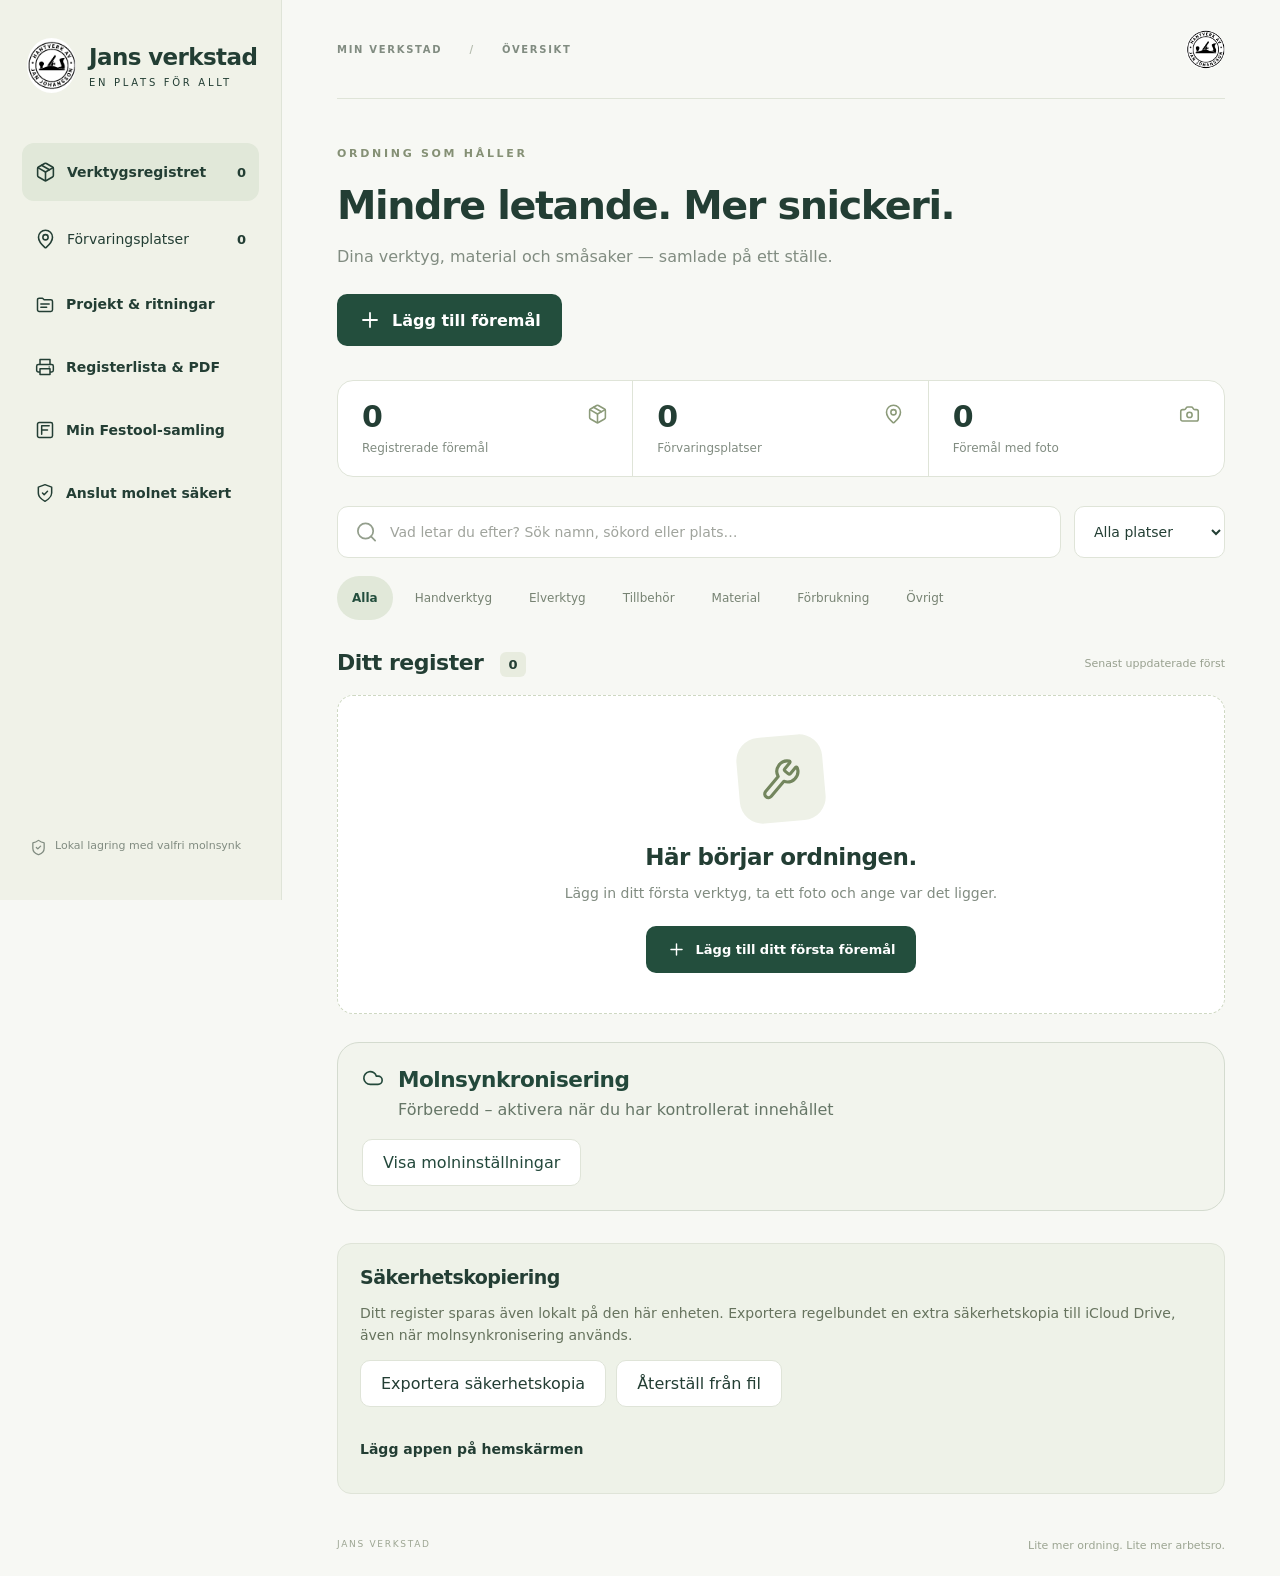
<file: index.html>
<!doctype html><html lang="sv"><head><meta charset="UTF-8"><meta name="viewport" content="width=device-width, initial-scale=1, viewport-fit=cover"><meta name="theme-color" content="#234e3d"><meta name="description" content="Verktyg, foton och förvaringsplatser – samlade i din telefon."><link rel="manifest" href="./manifest.webmanifest?v=20261027b"><link rel="apple-touch-icon" sizes="256x256" href="./jans-hantverk-256.png?v=20261027b"><link rel="icon" type="image/png" sizes="256x256" href="./jans-hantverk-256.png?v=20261027b"><link rel="icon" href="./icon.svg"><title>Jans verkstad</title>  <script>
/* Auto-fill public Supabase connection for a new Mac/device.
   The publishable key is intended for browser clients; never store secrets here.
   Existing saved connections, identities, registers and photos stay untouched. */
(function () {
  try {
    var setting = 'jans-verkstad-supabase-v1';
    if (localStorage.getItem(setting) !== null) return;
    localStorage.setItem(setting, JSON.stringify({
      url: "https://wmapoqagfuxrffbvzzfh.supabase.co",
      key: "sb_publishable_jeIVlmdERnKjA434L6icsQ_cbpBuhwO"
    }));
  } catch (_) {}
})();
</script>
  <script type="module" crossorigin src="./app-projekt-detailed-v2.js"></script>
  <link rel="stylesheet" crossorigin href="./index-D-qwewMk.css">
</head><body><div id="root"></div><style>
/* Projektnavigering; den befintliga registerappen och dess lagring ändras inte. */
.sidebar nav .jans-project-link{display:flex;align-items:center;gap:11px;padding:17px 13px;border-radius:12px;font-size:14px;font-weight:600;text-decoration:none;color:var(--ink);white-space:nowrap}
.sidebar nav .jans-project-link:hover,.sidebar nav .jans-project-link:focus-visible{background:var(--sage)}
.sidebar nav .jans-project-link svg{width:20px;height:20px;flex-shrink:0}
@media(max-width:760px){.sidebar nav{flex-wrap:wrap}.sidebar nav .jans-project-link{width:100%;padding:12px 10px;font-size:13px;background:#e1e8d9}}
</style>
<script>
/* Skonsam inpassning i React-menyn utan ändring i registerkod. */
(function(){
  function addProjectLink(){
    var nav=document.querySelector('.sidebar nav');
    if(!nav||nav.querySelector('.jans-project-link'))return;
    var a=document.createElement('a');
    a.href='./projekt-ritningar.html';
    a.className='jans-project-link';
    a.setAttribute('aria-label','Öppna Projekt och ritningar');
    a.innerHTML='<svg viewBox="0 0 24 24" aria-hidden="true" fill="none" stroke="currentColor" stroke-width="1.8" stroke-linecap="round" stroke-linejoin="round"><path d="M3 7a2 2 0 0 1 2-2h4l2 2h8a2 2 0 0 1 2 2v10a2 2 0 0 1-2 2H5a2 2 0 0 1-2-2z"/><path d="M7 12h10M7 16h7"/></svg><span>Projekt &amp; ritningar</span>';
    nav.appendChild(a);
    /* Separata skrivskyddade vyer som laser samma lokala register som startsidan. */
    var register=document.createElement('a');
    register.href='./verkstadsoversikt.html?vy=register';
    register.className='jans-project-link jans-register-link';
    register.setAttribute('aria-label','Registerlista for utskrift och PDF');
    register.innerHTML='<svg viewBox="0 0 24 24" aria-hidden="true" fill="none" stroke="currentColor" stroke-width="1.8" stroke-linecap="round" stroke-linejoin="round"><path d="M6 9V3h12v6M6 18H4a2 2 0 0 1-2-2v-5a2 2 0 0 1 2-2h16a2 2 0 0 1 2 2v5a2 2 0 0 1-2 2h-2M6 14h12v7H6z"/><path d="M17 12h.01"/></svg><span>Registerlista &amp; PDF</span>';
    nav.appendChild(register);
    var festool=document.createElement('a');
    festool.href='./verkstadsoversikt.html?vy=festool';
    festool.className='jans-project-link jans-festool-link';
    festool.setAttribute('aria-label','Min Festool-samling');
    festool.innerHTML='<svg viewBox="0 0 24 24" aria-hidden="true" fill="none" stroke="currentColor" stroke-width="1.8" stroke-linecap="round" stroke-linejoin="round"><rect width="18" height="18" x="3" y="3" rx="2"/><path d="M8 17V7h9M8 12h7"/></svg><span>Min Festool-samling</span>';
    nav.appendChild(festool);
    var check=document.createElement('a');
    check.href='./synk-anslut.html';
    check.className='jans-project-link jans-audit-link';
    check.setAttribute('aria-label','Anslut det verifierade registret säkert utan molnuppladdning');
    check.innerHTML='<svg viewBox="0 0 24 24" aria-hidden="true" fill="none" stroke="currentColor" stroke-width="1.8" stroke-linecap="round" stroke-linejoin="round"><path d="M12 22s8-4 8-10V5l-8-3-8 3v7c0 6 8 10 8 10Z"/><path d="m9 12 2 2 4-4"/></svg><span>Anslut molnet säkert</span>';
    nav.appendChild(check);
  }
  document.addEventListener('DOMContentLoaded',function(){
    addProjectLink();
    var observer=new MutationObserver(addProjectLink);
    observer.observe(document.getElementById('root'),{childList:true,subtree:true});
  });
})();
</script></body></html>
</file>
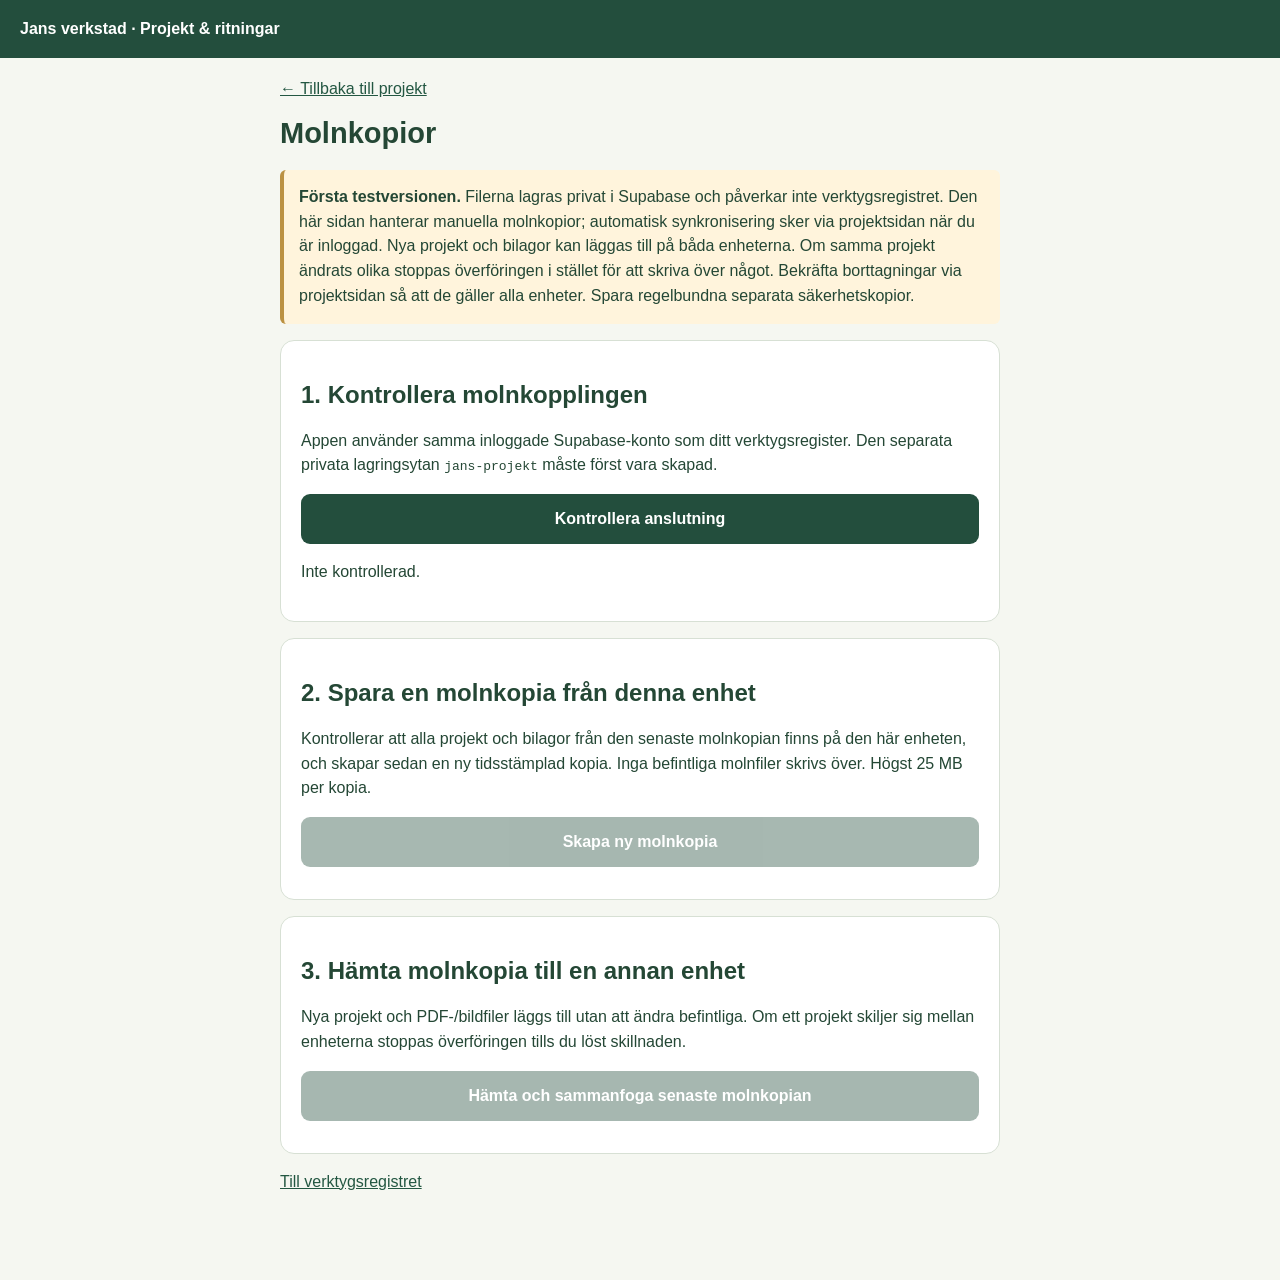
<file: projekt-moln.html>
<!doctype html><html lang="sv"><head><meta charset="UTF-8"><meta name="viewport" content="width=device-width,initial-scale=1"><title>Projekt – molnkopior</title><style>:root{font-family:-apple-system,BlinkMacSystemFont,"Segoe UI",sans-serif;color:#244735;background:#f5f7f1}body{margin:0}header{background:#234e3d;color:#fff;padding:20px}main{max-width:720px;margin:auto;padding:22px 17px 70px}.card{background:white;padding:20px;border:1px solid #d7e0d4;border-radius:14px;margin:16px 0}h1{font-size:29px}p{line-height:1.55}button,a.btn{display:block;box-sizing:border-box;width:100%;text-align:center;background:#234e3d;color:white;border:none;border-radius:9px;padding:16px;text-decoration:none;font:inherit;font-weight:650;cursor:pointer;margin:12px 0}button:disabled{opacity:.4}.warning{background:#fff4dc;border-left:4px solid #bb9142;padding:15px;border-radius:6px}#status{white-space:pre-wrap;overflow-wrap:anywhere}a{color:#235742}input{padding:12px;width:100%;box-sizing:border-box;border:1px solid #b5c9b8;border-radius:8px}code{overflow-wrap:anywhere}</style></head><body><header><b>Jans verkstad · Projekt & ritningar</b></header><main><a href="./projekt-ritningar.html">← Tillbaka till projekt</a><h1>Molnkopior</h1><p class="warning"><b>Första testversionen.</b> Filerna lagras privat i Supabase och påverkar inte verktygsregistret. Den här sidan hanterar manuella molnkopior; automatisk synkronisering sker via projektsidan när du är inloggad. Nya projekt och bilagor kan läggas till på båda enheterna. Om samma projekt ändrats olika stoppas överföringen i stället för att skriva över något. Bekräfta borttagningar via projektsidan så att de gäller alla enheter. Spara regelbundna separata säkerhetskopior.</p><div class="card"><h2>1. Kontrollera molnkopplingen</h2><p>Appen använder samma inloggade Supabase-konto som ditt verktygsregister. Den separata privata lagringsytan <code>jans-projekt</code> måste först vara skapad.</p><button id="check">Kontrollera anslutning</button><p id="status" role="status">Inte kontrollerad.</p></div><div class="card"><h2>2. Spara en molnkopia från denna enhet</h2><p>Kontrollerar att alla projekt och bilagor från den senaste molnkopian finns på den här enheten, och skapar sedan en ny tidsstämplad kopia. Inga befintliga molnfiler skrivs över. Högst 25 MB per kopia.</p><button id="upload" disabled>Skapa ny molnkopia</button></div><div class="card"><h2>3. Hämta molnkopia till en annan enhet</h2><p>Nya projekt och PDF-/bildfiler läggs till utan att ändra befintliga. Om ett projekt skiljer sig mellan enheterna stoppas överföringen tills du löst skillnaden.</p><button id="download" disabled>Hämta och sammanfoga senaste molnkopian</button></div><p><a href="./">Till verktygsregistret</a></p></main><script>
'use strict';
const $=id=>document.getElementById(id),MAX=25*1024*1024;
let connection=null,account=null,db=null;
function say(x){$('status').textContent=x;}
function request(r){return new Promise((ok,no)=>{r.onsuccess=()=>ok(r.result);r.onerror=()=>no(r.error||Error('Lagringsfel'));});}
async function openDB(){
 if(db)return db;
 db=await new Promise((ok,no)=>{const r=indexedDB.open('jans-verkstad-projekt-v1',1);r.onupgradeneeded=()=>{let d=r.result;if(!d.objectStoreNames.contains('projects'))d.createObjectStore('projects',{keyPath:'id'});if(!d.objectStoreNames.contains('files')){let f=d.createObjectStore('files',{keyPath:'id'});f.createIndex('byProject','projectId',{unique:false});}};r.onsuccess=()=>ok(r.result);r.onerror=()=>no(r.error);});return db;
}
async function getAll(store){const d=await openDB();return request(d.transaction(store,'readonly').objectStore(store).getAll());}
function readConnect(){
 let conf,session;
 try{conf=JSON.parse(localStorage.getItem('jans-verkstad-supabase-v1'));session=JSON.parse(localStorage.getItem('jans-verkstad-auth-v1'));}catch{}
 if(!conf?.url||!conf?.key||!session?.access_token||!session?.user?.id)throw Error('Molnanslutning eller inloggning saknas. Logga in under Molnsynkronisering i verktygsregistret och öppna sedan sidan igen.');
 if(!/^https:\/\/[a-z0-9-]+\.supabase\.co$/i.test(conf.url))throw Error('Felaktig projektadress.');
 return {url:conf.url,key:conf.key,token:session.access_token,uid:session.user.id};
}
function headers(c,type){return {apikey:c.key,Authorization:'Bearer '+c.token,...(type?{'Content-Type':type}:{})};}
async function call(c,method,path,body,contentType){
 const r=await fetch(c.url+'/storage/v1/'+path,{method,headers:headers(c,contentType),body,cache:'no-store'});
 if(!r.ok){const err=(await r.text()).slice(0,350);throw Error('Molntjänsten svarade '+r.status+': '+err);}
 return r;
}
async function snapshots(c){const r=await call(c,'POST','object/list/jans-projekt',JSON.stringify({prefix:c.uid+'/snapshots/',limit:100,offset:0,sortBy:{column:'name',order:'desc'}}),'application/json');return (await r.json()).filter(x=>/^projekt-\d{4}-\d\d-\d\dT\d\d-\d\d-\d\d-[a-f0-9-]+\.json$/.test(x.name)).sort((a,b)=>b.name.localeCompare(a.name));}
function blobBase64(blob){return new Promise((ok,no)=>{let r=new FileReader;r.onload=()=>ok(String(r.result).split(',')[1]);r.onerror=()=>no(r.error);r.readAsDataURL(blob);});}
function base64Blob(value,type){let s=atob(value),a=new Uint8Array(s.length);for(let i=0;i<s.length;i++)a[i]=s.charCodeAt(i);return new Blob([a],{type:type||'application/octet-stream'});}
$('check').onclick=async()=>{
 try{
  say('Kontrollerar …');
  const c=readConnect();
  const r=await fetch(c.url+'/auth/v1/user',{headers:headers(c)});
  if(!r.ok)throw Error('Inloggningen har gått ut. Öppna verktygsregistret och logga in igen.');
  let user=await r.json();if(user.id!==c.uid)throw Error('Inloggat konto stämmer inte.');
  let ss=await snapshots(c);
  connection=c;account=user.id;
  $('upload').disabled=false;$('download').disabled=ss.length===0;
  say('Ansluten till rätt konto.\nAntal molnkopior: '+ss.length+(ss.length?'\nSenaste: '+ss[0].name:'\nIngen kopia finns ännu.'));
 }catch(e){connection=null;$('upload').disabled=$('download').disabled=true;say('Kontrollen misslyckades: '+e.message);}
};
// Molnkopiorna ar fullstandiga och versionshanterade. Sammanfogningen ar
// additiv: nya projekt och bilagor laggs till, inga lokala data skrivs over.
const PROJECT_FIELDS=['title','status','tags','link','notes'];
function sameProject(a,b){return PROJECT_FIELDS.every(k=>String(a[k]||'')===String(b[k]||''));}
async function checksum(blob){
 const bytes=await crypto.subtle.digest('SHA-256',await blob.arrayBuffer());
 return Array.from(new Uint8Array(bytes)).map(n=>n.toString(16).padStart(2,'0')).join('');
}
async function sameFile(a,b){
 if(a.projectId!==b.projectId||a.name!==b.name||a.type!==b.type||a.blob.size!==b.blob.size)return false;
 return (await checksum(a.blob))===(await checksum(b.blob));
}
function decodeSnapshot(data){
 if(data?.format!=='jans-verkstad-projekt-backup-v1'||!Array.isArray(data.projects)||!Array.isArray(data.files))throw Error('Molnkopian har fel format.');
 const projectIds=new Set(),fileIds=new Set();
 const projects=data.projects.map(p=>{
  if(!p||typeof p.id!=='string'||!p.id||p.id.length>200||typeof p.title!=='string'||!p.title||projectIds.has(p.id))throw Error('Ogiltiga eller dubbla projekt-ID.');
  projectIds.add(p.id);
  return {id:p.id,title:p.title.slice(0,160),status:['Idé','Planerat','Pågående','Färdigt'].includes(p.status)?p.status:'Idé',tags:String(p.tags||'').slice(0,240),link:String(p.link||''),notes:String(p.notes||'').slice(0,12000),created:p.created,updated:p.updated};
 });
 const files=data.files.map(f=>{
  if(!f||typeof f.id!=='string'||!f.id||fileIds.has(f.id)||!projectIds.has(f.projectId)||typeof f.data!=='string')throw Error('Ogiltiga bilagor i molnkopian.');
  fileIds.add(f.id);
  const blob=base64Blob(f.data,f.type);
  if(blob.size>MAX)throw Error('En bilaga i molnkopian ar storre an 25 MB.');
  if(f.size!=null&&Number(f.size)!==blob.size)throw Error('En bilaga har fel filstorlek.');
  return {id:f.id,projectId:f.projectId,name:String(f.name||'Bilaga').slice(0,250),type:String(f.type||''),size:blob.size,created:f.created,blob};
 });
 return {projects,files};
}
async function latestCloud(c){
 const list=await snapshots(c);
 if(!list.length)return {name:null,projects:[],files:[],ancestors:[],removals:{projects:{},files:{}}};
 const name=list[0].name;
 const response=await call(c,'GET','object/authenticated/jans-projekt/'+c.uid+'/snapshots/'+name);
 const raw=await response.text();
 if(raw.length>MAX*2)throw Error('Molnkopian ar for stor.');
 const document=JSON.parse(raw),decoded=decodeSnapshot(document);
 const meta=document.autosync?.version===1?document.autosync:{};
 return {name,projects:decoded.projects,files:decoded.files,
  ancestors:Array.isArray(meta.ancestors)?meta.ancestors.filter(x=>typeof x==='string').slice(-100):[],
  removals:meta.removals&&typeof meta.removals==='object'?{projects:meta.removals.projects||{},files:meta.removals.files||{}}:{projects:{},files:{}}};
}
async function commonConflicts(localProjects,localFiles,remote){
 const lp=new Map(localProjects.map(p=>[p.id,p])),lf=new Map(localFiles.map(f=>[f.id,f]));
 for(const p of remote.projects){
  if(lp.has(p.id)&&!sameProject(lp.get(p.id),p))
   throw Error('Projektet "'+p.title+'" skiljer sig mellan enheterna. Ingen atgard gjordes. Bevara en separat sakerhetskopia och los skillnaden manuellt.');
 }
 for(const f of remote.files){
  if(lf.has(f.id)&&!(await sameFile(lf.get(f.id),f)))
   throw Error('Bilagan "'+f.name+'" skiljer sig mellan enheterna. Ingen atgard gjordes.');
 }
}
function missingCloudItems(localProjects,localFiles,remote){
 const lp=new Set(localProjects.map(p=>p.id)),lf=new Set(localFiles.map(f=>f.id));
 return {projects:remote.projects.filter(p=>!lp.has(p.id)),files:remote.files.filter(f=>!lf.has(f.id))};
}
function missingLocalItems(localProjects,localFiles,remote){
 const lp=new Set(localProjects.map(p=>p.id)),lf=new Set(localFiles.map(f=>f.id));
 return {projects:remote.projects.filter(p=>!lp.has(p.id)),files:remote.files.filter(f=>!lf.has(f.id))};
}
$('upload').onclick=async()=>{
 if(!connection)return;
 const btn=$('upload');btn.disabled=true;
 try{
  const c=readConnect();if(c.uid!==account)throw Error('Kontot har andrats.');
  const projects=await getAll('projects'),files=await getAll('files');
  if(!projects.length)throw Error('Inga projekt finns pa denna enhet.');
  say('Kontrollerar senaste molnkopian …');
  const remote=await latestCloud(c);
  await commonConflicts(projects,files,remote);
  const missing=missingCloudItems(projects,files,remote);
  if(missing.projects.length||missing.files.length)
   throw Error('Molnet innehaller '+missing.projects.length+' projekt och '+missing.files.length+' filer som saknas pa denna enhet. Valj "Hamta och sammanfoga" innan du laddar upp en ny kopia.');
  say('Forbereder '+projects.length+' projekt och '+files.length+' bilagor …');
  const attachments=[];
  for(const f of files)attachments.push({id:f.id,projectId:f.projectId,name:f.name,type:f.type,size:f.size,created:f.created,data:await blobBase64(f.blob)});
  const json=JSON.stringify({format:'jans-verkstad-projekt-backup-v1',autosync:{version:1,parent:remote.name,ancestors:[...remote.ancestors,...(remote.name?[remote.name]:[])].slice(-100),removals:remote.removals},exported:new Date().toISOString(),projects,files:attachments});
  const blob=new Blob([json],{type:'application/json'});
  if(blob.size>MAX)throw Error('Kopian ar '+Math.ceil(blob.size/1048576)+' MB. Gransen ar 25 MB. Ingen uppladdning gjordes.');
  if(!confirm('Skapa en NY privat molnkopia av '+projects.length+' projekt och '+files.length+' bilagor ('+Math.ceil(blob.size/1024)+' kB)? Tidigare molnkopior bevaras.'))return;
  // Skydd mot att en annan enhet hunnit ladda upp medan denna kopia forbereddes.
  const newest=await snapshots(c);
  if((newest[0]?.name||null)!==remote.name)throw Error('En ny molnkopia har tillkommit under tiden. Hamta och sammanfoga forst.');
  say('Laddar upp privat molnkopia …');
  const name='projekt-'+new Date().toISOString().slice(0,19).replace(/:/g,'-')+'-'+crypto.randomUUID()+'.json';
  await call(c,'POST','object/jans-projekt/'+c.uid+'/snapshots/'+name,blob,'application/json');
  say('Molnkopian ar sparad!\n'+name+'\nOppna den andra enheten och valj "Hamta och sammanfoga".');
  $('download').disabled=false;
 }catch(e){say('Ingen ny molnkopia sparades: '+e.message);}finally{btn.disabled=false;}
};
$('download').onclick=async()=>{
 if(!connection)return;
 const btn=$('download');btn.disabled=true;
 try{
  const c=readConnect();if(c.uid!==account)throw Error('Kontot har andrats.');
  say('Kontrollerar senaste molnkopian …');
  const remote=await latestCloud(c);
  if(!remote.name)throw Error('Inga molnkopior finns annu.');
  const localProjects=await getAll('projects'),localFiles=await getAll('files');
  await commonConflicts(localProjects,localFiles,remote);
  const missing=missingLocalItems(localProjects,localFiles,remote);
  if(!missing.projects.length&&!missing.files.length){
   say('Allt i den senaste molnkopian finns redan pa denna enhet. Inga lokala projekt eller filer andrades.');
   return;
  }
  if(!confirm('Hamta '+missing.projects.length+' nya projekt och '+missing.files.length+' nya bilagor? Befintliga projekt och filer bevaras utan andringar.'))return;
  // Kontrollera en gang till: ingen far ha andrat den lokala databasen i en annan flik.
  const updatedProjects=await getAll('projects'),updatedFiles=await getAll('files');
  if(updatedProjects.length!==localProjects.length||updatedFiles.length!==localFiles.length)
   throw Error('Projektbiblioteket andrades under tiden. Gor om kontrollen.');
  const priorProjects=new Map(localProjects.map(p=>[p.id,p])),priorFiles=new Map(localFiles.map(f=>[f.id,f]));
  for(const p of updatedProjects)
   if(!priorProjects.has(p.id)||!sameProject(p,priorProjects.get(p.id)))
    throw Error('Ett projekt andrades under tiden. Gor om kontrollen.');
  for(const f of updatedFiles)
   if(!priorFiles.has(f.id)||!(await sameFile(f,priorFiles.get(f.id))))
    throw Error('En bilaga andrades under tiden. Gor om kontrollen.');
  const d=await openDB(),tx=d.transaction(['projects','files'],'readwrite');
  const done=new Promise((ok,no)=>{tx.oncomplete=ok;tx.onerror=tx.onabort=()=>no(tx.error||Error('Lagringsfel'));});
  for(const p of missing.projects)tx.objectStore('projects').add(p);
  for(const f of missing.files)tx.objectStore('files').add(f);
  await done;
  say('Klart! '+missing.projects.length+' nya projekt och '+missing.files.length+' nya bilagor tillagda.\nInget befintligt innehall har skrivits over. Oppna Projekt & ritningar.');
 }catch(e){say('Hämtning stoppad: '+e.message);}finally{btn.disabled=false;}
};
</script></body></html>
</file>
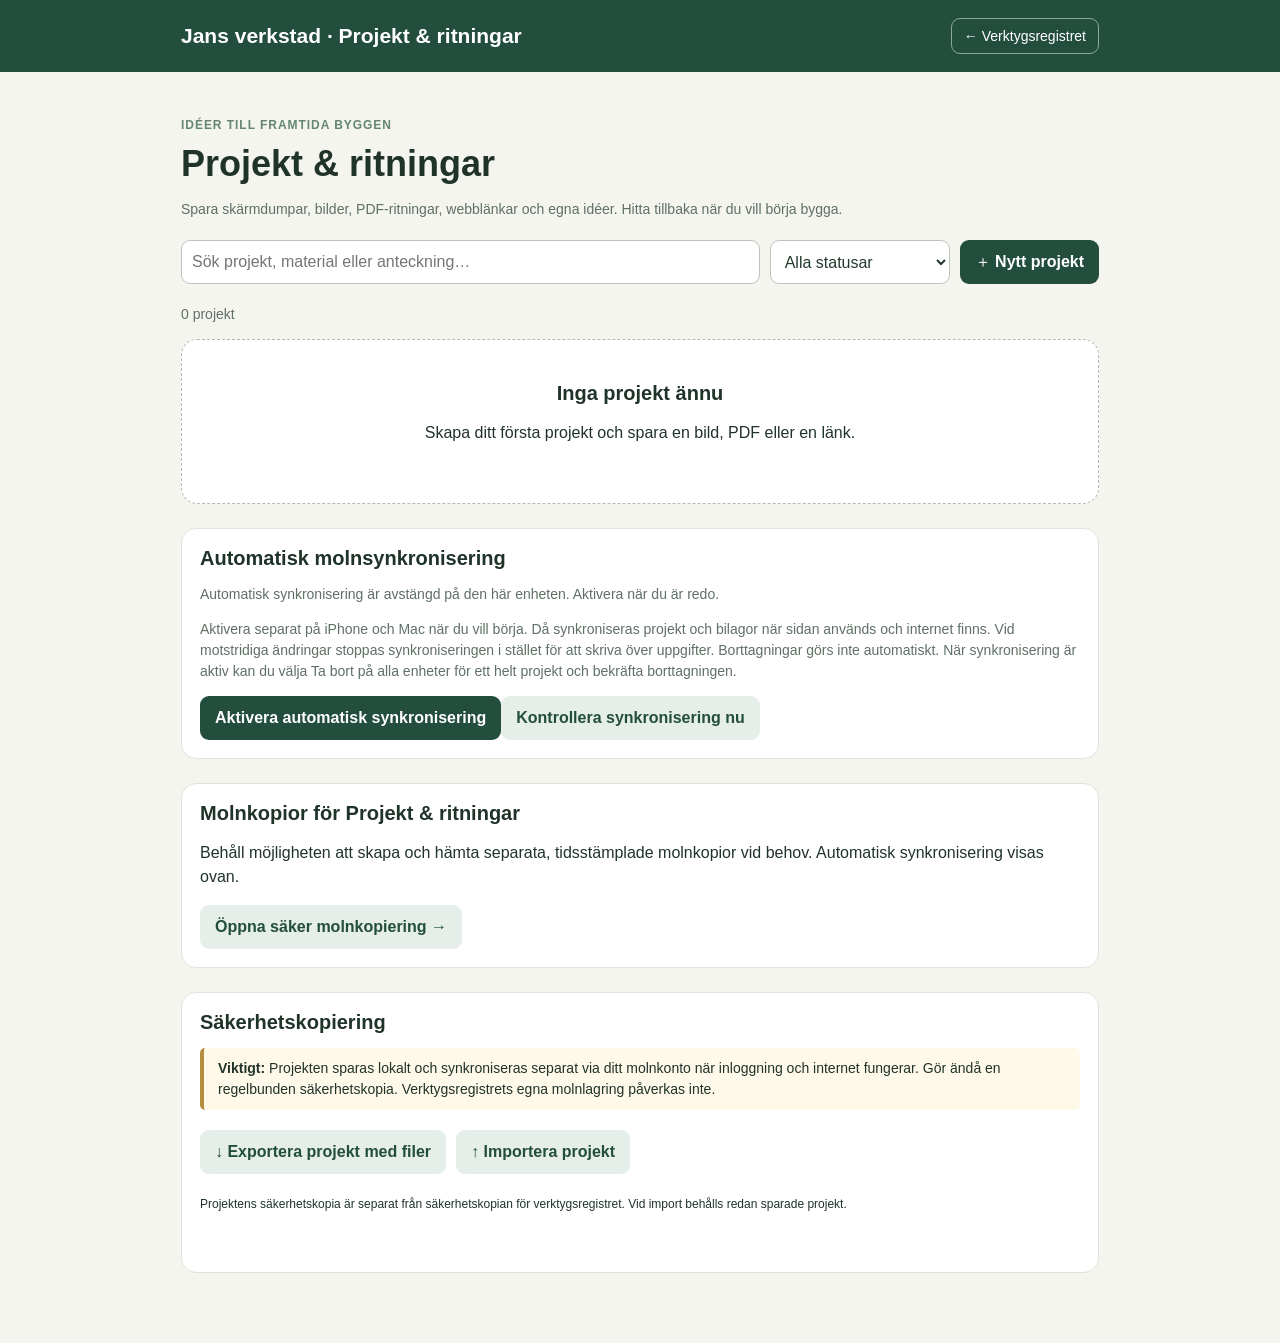
<file: projekt-ritningar.html>
<!doctype html>
<html lang="sv">
<head>
<meta charset="utf-8">
<meta name="viewport" content="width=device-width, initial-scale=1, viewport-fit=cover">
<meta name="theme-color" content="#234e3d">
<title>Projekt & ritningar – Jans verkstad</title>
<style>
:root{font-family:-apple-system,BlinkMacSystemFont,"Segoe UI",sans-serif;color:#203329;background:#f5f5f0;font-synthesis:none}
*{box-sizing:border-box}body{margin:0}.wrap{max-width:950px;margin:auto;padding:18px 16px 70px}
header{background:#234e3d;color:#fff;padding:18px max(16px,calc((100vw - 950px)/2 + 16px));display:flex;justify-content:space-between;align-items:center;gap:12px}
header a{color:white;text-decoration:none;border:1px solid #8ba99b;padding:9px 12px;border-radius:9px;font-size:14px}
header b{font-size:21px}.intro{margin:26px 0 18px}.eyebrow{color:#658573;font-size:12px;letter-spacing:.08em;font-weight:750;margin:0 0 8px}h1{font-size:clamp(25px,5vw,36px);line-height:1.2;margin:0 0 8px}h2{margin:0 0 10px;font-size:20px}p{line-height:1.5}.muted{color:#5f7065;font-size:14px}.toolbar{display:flex;flex-wrap:wrap;align-items:center;gap:10px;margin:20px 0}
input,textarea,select{font:inherit;min-height:44px;border:1px solid #bac6bc;border-radius:9px;padding:10px;background:#fff;color:#22392b;width:100%}textarea{min-height:110px;resize:vertical}input[type=file]{padding:10px}
.toolbar input{flex:1;min-width:170px}.toolbar select{max-width:180px}
button,.button{cursor:pointer;border:none;border-radius:9px;font:inherit;font-weight:650;min-height:44px;padding:10px 15px;text-decoration:none;display:inline-flex;justify-content:center;align-items:center;gap:7px}
.primary{background:#234e3d;color:#fff}.secondary{background:#e5eee8;color:#234e3d}.danger{background:#fbebea;color:#9c322a}
button:focus-visible,a:focus-visible,input:focus-visible,textarea:focus-visible{outline:3px solid #68a4bb;outline-offset:2px}
.cards{display:grid;grid-template-columns:repeat(auto-fit,minmax(min(100%,265px),1fr));gap:14px}
.card{background:white;border:1px solid #dce4dc;border-radius:15px;padding:18px;box-shadow:0 2px 8px #18271a0a}
.card h3{font-size:19px;margin:10px 0 7px;overflow-wrap:anywhere}.card p{color:#536456;font-size:14px;margin:5px 0 12px;white-space:pre-wrap;overflow-wrap:anywhere}
.tag{display:inline-block;border-radius:100px;background:#ebf1ec;color:#31553e;padding:5px 10px;font-size:12px;font-weight:700}
.card .actions{display:flex;justify-content:space-between;align-items:center;margin-top:14px;gap:8px}
.empty{padding:42px 18px;text-align:center;border:1px dashed #aebdb0;border-radius:16px;background:white}
.panel{background:white;border:1px solid #dce4dc;border-radius:15px;padding:18px;margin-top:24px}
.note{background:#fff9e9;border-left:4px solid #b58d3e;padding:10px 14px;font-size:14px;line-height:1.5;border-radius:5px}
dialog{border:0;border-radius:15px;max-width:min(610px,calc(100% - 20px));width:100%;max-height:91dvh;overflow:auto;padding:22px;background:#fff;color:#203329;box-shadow:0 20px 65px #0005}
dialog::backdrop{background:#101c14a9}.formrow{display:grid;grid-template-columns:1fr 1fr;gap:12px}.field{display:block;font-size:14px;font-weight:700;margin:14px 0}.field input,.field textarea,.field select{display:block;margin-top:7px;font-weight:400}
.dialogbuttons{display:flex;flex-wrap:wrap;gap:8px;justify-content:flex-end;margin-top:20px}
.filelist{list-style:none;padding:0;margin:15px 0}.filelist li{border:1px solid #e3e9e4;border-radius:10px;margin:8px 0;padding:11px;display:flex;align-items:center;gap:10px;justify-content:space-between;flex-wrap:wrap;overflow-wrap:anywhere}
.filelist img{max-width:100%;max-height:320px;object-fit:contain;display:block;margin:9px auto;border-radius:8px}
.filelink{color:#215d46;overflow-wrap:anywhere}.projectnote{white-space:pre-wrap;overflow-wrap:anywhere}.notice{color:#176345;font-size:14px;min-height:20px;margin-top:8px}
.error{color:#a82926}#autoSyncStatus[data-kind="error"]{color:#a82926;font-weight:650}#autoSyncStatus[data-kind="good"]{color:#176345}#autoSyncStatus[data-kind="working"]{color:#234e3d}a{color:#215d46}small{font-size:12px}
@media(max-width:540px){header b{font-size:17px}header a{font-size:13px}.formrow{grid-template-columns:1fr}.toolbar>button{flex:1}.card{padding:15px}dialog{padding:16px}}
</style>
</head>
<body>
<header><b>Jans verkstad · Projekt & ritningar</b><a href="./">← Verktygsregistret</a></header>
<main class="wrap">
<section class="intro"><p class="eyebrow">IDÉER TILL FRAMTIDA BYGGEN</p><h1>Projekt & ritningar</h1><p class="muted">Spara skärmdumpar, bilder, PDF-ritningar, webblänkar och egna idéer. Hitta tillbaka när du vill börja bygga.</p></section>
<div class="toolbar"><input id="search" type="search" placeholder="Sök projekt, material eller anteckning…" aria-label="Sök projekt"><select id="filter" aria-label="Filtrera status"><option value="">Alla statusar</option><option>Idé</option><option>Planerat</option><option>Pågående</option><option>Färdigt</option></select><button class="primary" id="add">＋ Nytt projekt</button></div>
<p class="muted" id="count">Läser projekt …</p><section class="cards" id="cards" aria-label="Projekt"></section>
<section class="panel"><h2>Automatisk molnsynkronisering</h2><p id="autoSyncStatus" class="muted" role="status" aria-live="polite">Synkroniseringen är inte aktiverad ännu.</p><p class="muted">Aktivera separat på iPhone och Mac när du vill börja. Då synkroniseras projekt och bilagor när sidan används och internet finns. Vid motstridiga ändringar stoppas synkroniseringen i stället för att skriva över uppgifter. Borttagningar görs inte automatiskt. När synkronisering är aktiv kan du välja Ta bort på alla enheter för ett helt projekt och bekräfta borttagningen.</p><button class="primary" id="autoSyncToggle" type="button">Aktivera automatisk synkronisering</button><button class="secondary" id="autoSyncCheck" type="button">Kontrollera synkronisering nu</button></section>
<section class="panel"><h2>Molnkopior för Projekt & ritningar</h2><p>Behåll möjligheten att skapa och hämta separata, tidsstämplade molnkopior vid behov. Automatisk synkronisering visas ovan.</p><a class="button secondary" href="./projekt-moln.html">Öppna säker molnkopiering →</a></section>
<section class="panel"><h2>Säkerhetskopiering</h2><p class="note"><b>Viktigt:</b> Projekten sparas lokalt och synkroniseras separat via ditt molnkonto när inloggning och internet fungerar. Gör ändå en regelbunden säkerhetskopia. Verktygsregistrets egna molnlagring påverkas inte.</p><div class="toolbar"><button id="backup" class="secondary" type="button">↓ Exportera projekt med filer</button><button id="importProjects" class="secondary" type="button">↑ Importera projekt</button><input id="restore" type="file" accept=".json,application/json" style="display:none" aria-label="Välj projektsäkerhetskopia att importera"></div><small>Projektens säkerhetskopia är separat från säkerhetskopian för verktygsregistret. Vid import behålls redan sparade projekt.</small><p id="message" class="notice" role="status"></p></section>
</main>
<script src="./projekt-autosynk.js"></script>
<dialog id="editor"><form id="projectForm"><h2 id="formTitle">Nytt projekt</h2><input type="hidden" name="id"><label class="field">Projektnamn *<input name="title" required maxlength="160" placeholder="Till exempel: Låda i valnöt"></label><div class="formrow"><label class="field">Status<select name="status"><option>Idé</option><option>Planerat</option><option>Pågående</option><option>Färdigt</option></select></label><label class="field">Sökord / material<input name="tags" maxlength="240" placeholder="Valnöt, låda, sinkor"></label></div><label class="field">Länk till webbsida<input name="link" type="url" maxlength="2000" placeholder="https://..."></label><label class="field">Egna anteckningar<textarea name="notes" maxlength="12000" placeholder="Mått, material, idéer, vad som ska ändras ..."></textarea></label><label class="field">Bilder, skärmdumpar eller PDF (valfritt)<input type="file" id="attachments" accept="image/*,.pdf,application/pdf" multiple></label><p class="muted">Du kan lägga till fler filer när som helst. Max 25 MB per fil, högst 30 filer per projekt.</p><p id="newFileSummary" class="muted"></p><p id="formError" class="error" role="alert"></p><div class="dialogbuttons"><button type="button" class="secondary" id="cancelForm">Avbryt</button><button type="submit" class="primary" id="save">Spara projekt</button></div></form></dialog>
<dialog id="details"><h2 id="detailsTitle"></h2><div id="detailsBody"></div><div class="dialogbuttons"><button class="danger" id="deleteProject">Ta bort</button><button class="secondary" id="closeDetails">Stäng</button><button class="primary" id="editProject">Redigera</button></div></dialog>
<script>
(function(){
'use strict';
var DB='jans-verkstad-projekt-v1', VERSION=1, MAX=25*1024*1024, db, current=null, urls=[];
var $=function(id){return document.getElementById(id)};
function esc(t){return String(t==null?'':t).replace(/[&<>"']/g,function(s){return {'&':'&amp;','<':'&lt;','>':'&gt;','"':'&quot;',"'":'&#39;'}[s]})}
function message(t,error){$('message').textContent=t;$('message').className=error?'error':'notice'}
function request(r){return new Promise(function(resolve,reject){r.onsuccess=function(){resolve(r.result)};r.onerror=function(){reject(r.error||Error('Databasfel'))}})}
function transaction(store,mode,fn){return new Promise(function(resolve,reject){var t=db.transaction(store,mode),result;try{result=fn(t)}catch(e){t.abort();reject(e);return}t.oncomplete=function(){resolve(result)};t.onerror=t.onabort=function(){reject(t.error||Error('Kunde inte spara'))}})}
function get(store,id){return request(db.transaction(store,'readonly').objectStore(store).get(id))}
function all(store){return request(db.transaction(store,'readonly').objectStore(store).getAll())}
function byProject(id){return request(db.transaction('files','readonly').objectStore('files').index('byProject').getAll(id))}
function validLink(s){if(!s)return '';try{var u=new URL(s);return /^https?:$/.test(u.protocol)?u.href:''}catch(e){return ''}}
function bytes(n){return n>=1048576?(n/1048576).toFixed(1)+' MB':Math.max(1,Math.ceil(n/1024))+' kB'}
function freeUrls(){urls.forEach(function(u){URL.revokeObjectURL(u)});urls=[]}
function objectUrl(b){var u=URL.createObjectURL(b);urls.push(u);return u}
async function render(){
 try{
 var projects=await all('projects'),fs=await all('files'),counts={};
 fs.forEach(function(f){counts[f.projectId]=(counts[f.projectId]||0)+1});
 var q=$('search').value.trim().toLocaleLowerCase('sv'),filter=$('filter').value;
 projects=projects.filter(function(p){return (!filter||p.status===filter)&&[p.title,p.tags,p.notes,p.link].join(' ').toLocaleLowerCase('sv').includes(q)}).sort(function(a,b){return b.updated.localeCompare(a.updated)});
 $('count').textContent=projects.length+' projekt';
 $('cards').innerHTML=projects.length?projects.map(function(p){
 return '<article class="card"><span class="tag">'+esc(p.status)+'</span><h3>'+esc(p.title)+'</h3>'+
 (p.tags?'<p><b>Material:</b> '+esc(p.tags)+'</p>':'')+
 (p.notes?'<p>'+esc(p.notes.slice(0,170))+(p.notes.length>170?' …':'')+'</p>':'')+
 '<div class="actions"><small>'+((counts[p.id]||0))+' fil(er)</small><button type="button" class="secondary open" data-id="'+esc(p.id)+'">Öppna →</button></div></article>'}).join(''):'<div class="empty"><h2>Inga projekt ännu</h2><p>Skapa ditt första projekt och spara en bild, PDF eller en länk.</p></div>';
 }catch(e){message('Kunde inte läsa projekt: '+e.message,true)}
}
function formOpen(p){
 $('projectForm').reset();$('formError').textContent='';$('newFileSummary').textContent='';
 var f=$('projectForm').elements;
 f.namedItem('id').value=p?p.id:'';
 f.namedItem('title').value=p?p.title:'';
 f.namedItem('status').value=p?p.status:'Idé';
 f.namedItem('tags').value=p?p.tags:'';
 f.namedItem('link').value=p?p.link:'';
 f.namedItem('notes').value=p?p.notes:'';
 $('formTitle').textContent=p?'Redigera projekt':'Nytt projekt';
 $('editor').showModal();
}
async function details(id){
 try{
 current=await get('projects',id);if(!current)return;
 var fs=await byProject(id);freeUrls();
 $('detailsTitle').textContent=current.title;
 var h='<p><span class="tag">'+esc(current.status)+'</span></p>';
 if(current.tags)h+='<p><b>Material/sökord:</b> '+esc(current.tags)+'</p>';
 if(current.notes)h+='<p class="projectnote">'+esc(current.notes)+'</p>';
 if(validLink(current.link))h+='<p><a class="filelink" href="'+esc(validLink(current.link))+'" rel="noopener noreferrer" target="_blank">Öppna sparad webbsida ↗</a></p>';
 h+='<h3>Bilder och ritningar ('+fs.length+')</h3>';
 h+=fs.length?'<ul class="filelist">'+fs.map(function(f){
 var url=objectUrl(f.blob),isImg=(f.type||'').startsWith('image/');
 return '<li><div style="flex:1;min-width:190px"><b>'+esc(f.name)+'</b><small> · '+bytes(f.size)+'</small>'+
 (isImg?'<a href="'+esc(url)+'" target="_blank" rel="noopener"><img src="'+esc(url)+'" alt="'+esc(f.name)+'"></a>':'')+
 '</div><a class="button secondary" href="'+esc(url)+'" target="_blank" rel="noopener" download="'+esc(f.name)+'">Öppna / hämta</a><button type="button" class="danger remove-file" data-id="'+esc(f.id)+'" aria-label="Ta bort fil '+esc(f.name)+'">×</button></li>';
 }).join('')+'</ul>':'<p class="muted">Inga filer ännu. Välj Redigera för att lägga till.</p>';
 $('detailsBody').innerHTML=h;
 $('deleteProject').textContent=window.JansProjectAutoSync&&window.JansProjectAutoSync.enabled()?'Ta bort på alla enheter':'Ta bort lokalt';
 if(!$('details').open)$('details').showModal();
 }catch(e){message('Kunde inte öppna projekt: '+e.message,true)}
}
async function save(e){
 e.preventDefault();var btn=$('save');btn.disabled=true;$('formError').textContent='';
 try{
 var f=$('projectForm').elements,id=f.namedItem('id').value,existing=id?await get('projects',id):null;
 var title=f.namedItem('title').value.trim(),link=f.namedItem('link').value.trim(),files=Array.from($('attachments').files||[]);
 if(!title)throw Error('Ange projektnamn.');
 if(link&&!validLink(link))throw Error('Ange en vanlig http- eller https-länk.');
 if(files.some(function(x){return x.size>MAX}))throw Error('En fil är större än 25 MB.');
 if(files.some(function(x){return !(x.type.startsWith('image/')||x.type==='application/pdf'||/\.pdf$/i.test(x.name))}))throw Error('Välj bara bilder eller PDF.');
 if(existing&&(await byProject(id)).length+files.length>30||files.length>30)throw Error('Högst 30 bilagor per projekt.');
 var now=new Date().toISOString(),p={id:id||crypto.randomUUID(),title:title,status:f.namedItem('status').value,tags:f.namedItem('tags').value.trim(),link:validLink(link),notes:f.namedItem('notes').value.trim(),created:existing?existing.created:now,updated:now};
 await transaction(['projects','files'],'readwrite',function(t){
 t.objectStore('projects').put(p);files.forEach(function(file){t.objectStore('files').put({id:crypto.randomUUID(),projectId:p.id,name:file.name,type:file.type||(/\.pdf$/i.test(file.name)?'application/pdf':'application/octet-stream'),size:file.size,created:now,blob:file})});
 });
 $('editor').close();await render();if(current&&current.id===p.id)await details(p.id);
 message('Projektet är sparat på den här enheten.');if(window.JansProjectAutoSync)window.JansProjectAutoSync.changed();
 }catch(e){$('formError').textContent=e.message}finally{btn.disabled=false}
}
async function removeFile(id){
 if(!confirm('Ta bort den här filen från projektet?'))return;
 try{await transaction('files','readwrite',function(t){t.objectStore('files').delete(id)});await details(current.id);await render();message('Filen är borttagen.');if(window.JansProjectAutoSync)window.JansProjectAutoSync.changed()}catch(e){message(e.message,true)}
}
async function deleteProject(){
 if(!current)return;
 var b=$('deleteProject');if(b.disabled)return;b.disabled=true;
 try{
  var id=current.id,auto=window.JansProjectAutoSync;
  if(auto&&auto.enabled()){
   var confirmed=await auto.deleteProject(id);
   if(!confirmed)return;
   $('details').close();current=null;freeUrls();await render();
   message('Projektet är borttaget på den här enheten och i molnet. Andra enheter uppdateras när de synkroniserar.');
   auto.changed();return;
  }
  if(!confirm('Ta bort projektet och alla bilagor endast på den här enheten? Borttagningen synkroniseras inte automatiskt och kan behöva hanteras manuellt när du aktiverar molnsynkronisering.'))return;
  var files=await byProject(id);
  await transaction(['projects','files'],'readwrite',function(t){t.objectStore('projects').delete(id);files.forEach(function(f){t.objectStore('files').delete(f.id)})});
  $('details').close();current=null;freeUrls();await render();
  message('Projektet är borttaget lokalt, men inte från molnet.');
 }catch(e){message('Borttagningen stoppades: '+e.message,true)}
 finally{b.disabled=false}
}
function base64(blob){return new Promise(function(resolve,reject){var r=new FileReader;r.onload=function(){resolve(String(r.result).split(',')[1])};r.onerror=function(){reject(r.error)};r.readAsDataURL(blob)})}
function from64(s,type){var bin=atob(s),arr=new Uint8Array(bin.length);for(var i=0;i<bin.length;i++)arr[i]=bin.charCodeAt(i);return new Blob([arr],{type:type||'application/octet-stream'})}
async function backup(){
 var btn=$('backup');btn.disabled=true;
 try{
 var p=await all('projects'),files=await all('files'),out=[];
 for(var i=0;i<files.length;i++){var f=files[i];out.push({id:f.id,projectId:f.projectId,name:f.name,type:f.type,size:f.size,created:f.created,data:await base64(f.blob)})}
 var json=JSON.stringify({format:'jans-verkstad-projekt-backup-v1',exported:new Date().toISOString(),projects:p,files:out});
 var url=URL.createObjectURL(new Blob([json],{type:'application/json'})),a=document.createElement('a');
 a.href=url;a.download='jans-projekt-ritningar-'+new Date().toISOString().slice(0,10)+'.json';document.body.append(a);a.click();a.remove();setTimeout(function(){URL.revokeObjectURL(url)},60000);
 message('Säkerhetskopian är skapad. Spara den i Filer/iCloud Drive.');
 }catch(e){message('Exporten misslyckades: '+e.message,true)}finally{btn.disabled=false}
}
async function restore(file){
 if(!file)return;
 try{
 if(file.size>250*1024*1024)throw Error('Filen är för stor för import.');
 var data=JSON.parse(await file.text());
 if(data.format!=='jans-verkstad-projekt-backup-v1'||!Array.isArray(data.projects)||!Array.isArray(data.files))throw Error('Detta är inte en projektsäkerhetskopia.');
 if(!confirm('Importera '+data.projects.length+' projekt och '+data.files.length+' filer? Befintliga projekt kommer att behållas.'))return;
 var existing=new Set((await all('projects')).map(function(p){return p.id})),newIds=new Set(),ps=[];
 data.projects.forEach(function(p){if(p&&typeof p.id==='string'&&typeof p.title==='string'&&p.id.length<200&&!existing.has(p.id)&&!newIds.has(p.id)){ps.push({id:p.id,title:p.title.slice(0,160),status:['Idé','Planerat','Pågående','Färdigt'].includes(p.status)?p.status:'Idé',tags:String(p.tags||'').slice(0,240),link:validLink(p.link||''),notes:String(p.notes||'').slice(0,12000),created:p.created||new Date().toISOString(),updated:p.updated||new Date().toISOString()});newIds.add(p.id)}});
 var fs=[];
 for(var i=0;i<data.files.length;i++){var f=data.files[i];if(!f||!newIds.has(f.projectId)||typeof f.data!=='string'||typeof f.id!=='string')continue;
 var blob=from64(f.data,f.type);if(blob.size>MAX)throw Error('Säkerhetskopian innehåller en för stor fil.');
 fs.push({id:f.id,projectId:f.projectId,name:String(f.name||'Bilaga').slice(0,250),type:f.type||'application/pdf',size:blob.size,created:f.created||new Date().toISOString(),blob:blob});
 }
 var existingFiles=new Set((await all('files')).map(function(x){return x.id}));
 await transaction(['projects','files'],'readwrite',function(t){ps.forEach(function(p){t.objectStore('projects').put(p)});fs.filter(function(f){return !existingFiles.has(f.id)}).forEach(function(f){t.objectStore('files').put(f)})});
 await render();message('Importerade '+ps.length+' nya projekt. Befintliga projekt ändrades inte.');if(window.JansProjectAutoSync)window.JansProjectAutoSync.changed();
 }catch(e){message('Kunde inte importera: '+e.message,true)}
}
$('add').onclick=function(){current=null;formOpen(null)};
$('cancelForm').onclick=function(){$('editor').close()};
$('projectForm').addEventListener('submit',save);
$('attachments').onchange=function(){$('newFileSummary').textContent=Array.from(this.files).map(function(f){return f.name+' ('+bytes(f.size)+')'}).join(' · ')};
$('search').oninput=render;$('filter').onchange=render;
$('cards').onclick=function(e){var b=e.target.closest('.open');if(b)details(b.dataset.id)};
$('closeDetails').onclick=function(){$('details').close();freeUrls()};
$('editProject').onclick=function(){var p=current;$('details').close();freeUrls();formOpen(p)};
$('deleteProject').onclick=deleteProject;
$('detailsBody').onclick=function(e){var b=e.target.closest('.remove-file');if(b)removeFile(b.dataset.id)};
$('backup').onclick=backup;$('importProjects').onclick=function(){$('restore').click()};$('restore').onchange=async function(){await restore(this.files[0]);this.value=''};
$('details').addEventListener('close',freeUrls);
$('autoSyncToggle').onclick=function(){if(window.JansProjectAutoSync)window.JansProjectAutoSync.toggle()};
$('autoSyncCheck').onclick=function(){if(window.JansProjectAutoSync)window.JansProjectAutoSync.check()};
try{
 var r=indexedDB.open(DB,VERSION);
 r.onupgradeneeded=function(){var d=r.result;if(!d.objectStoreNames.contains('projects'))d.createObjectStore('projects',{keyPath:'id'});if(!d.objectStoreNames.contains('files')){var s=d.createObjectStore('files',{keyPath:'id'});s.createIndex('byProject','projectId',{unique:false})}};
 r.onerror=function(){message('Kan inte öppna lokal lagring på den här enheten.',true)};
 r.onsuccess=function(){db=r.result;render();if(window.JansProjectAutoSync)window.JansProjectAutoSync.start(render)};
}catch(e){message('Lagring stöds inte i den här webbläsaren: '+e.message,true)}
})();
</script>
</body></html>
</file>
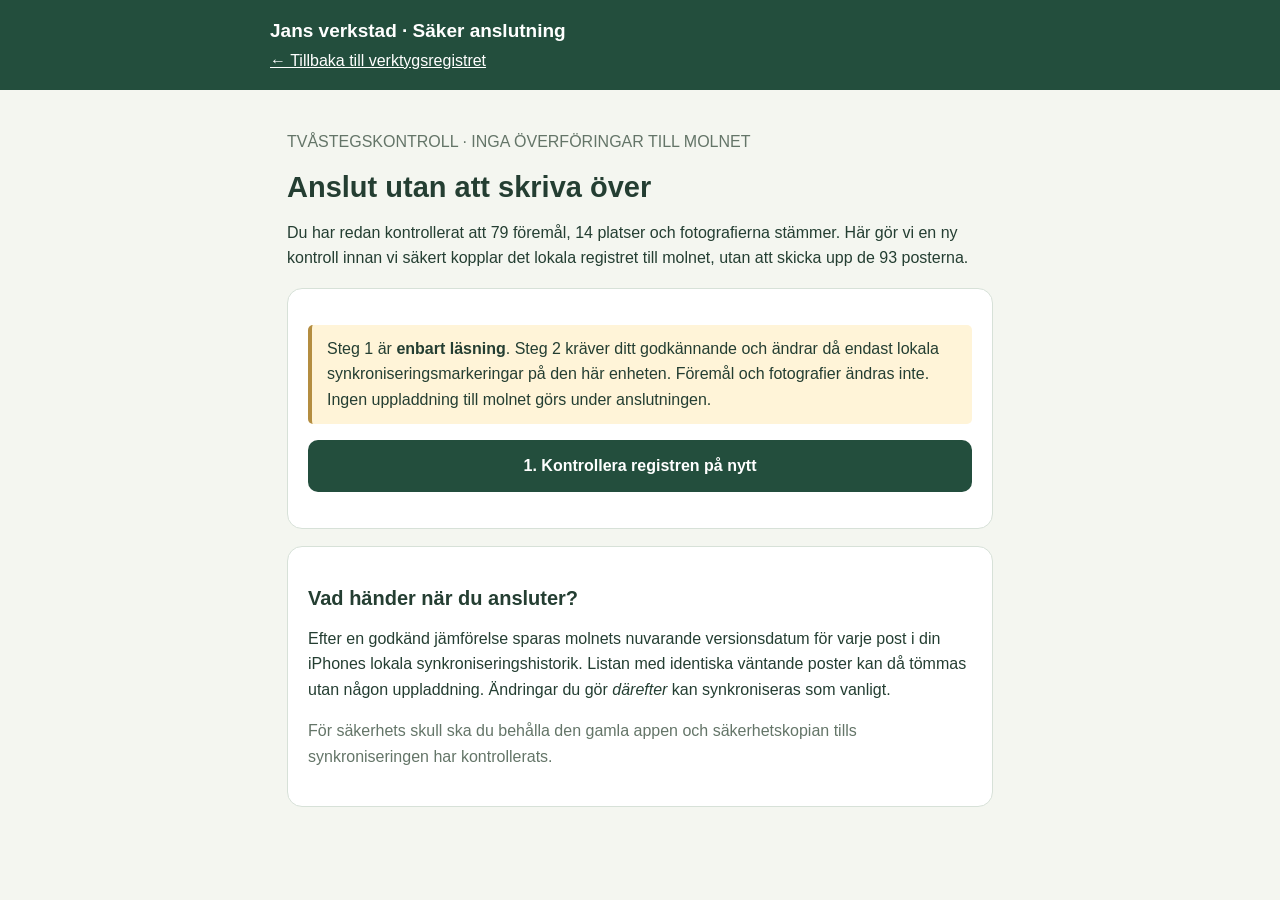
<file: synk-anslut.html>
<!doctype html>
<html lang="sv">
<head>
<meta charset="UTF-8"><meta name="viewport" content="width=device-width,initial-scale=1,viewport-fit=cover">
<meta name="theme-color" content="#234e3d"><title>Säker anslutning – Jans verkstad</title>
<style>
:root{font-family:-apple-system,BlinkMacSystemFont,"Segoe UI",sans-serif;color:#243e32;background:#f4f6f0}*{box-sizing:border-box}body{margin:0}
header{background:#234e3d;color:#fff;padding:20px 16px}header div,main{max-width:740px;margin:0 auto}
header b{font-size:19px}a{color:#215d47}header a{color:#fff;display:block;margin-top:10px}
main{padding:23px 17px 80px}h1{font-size:29px;margin:8px 0 10px}h2{font-size:20px;margin:20px 0 6px}
p{line-height:1.6}.muted{color:#647568}.card{background:#fff;border:1px solid #d7e1d8;border-radius:15px;padding:20px;margin-top:17px}
button{background:#234e3d;color:#fff;border:0;border-radius:10px;padding:14px 18px;font:inherit;font-weight:700;cursor:pointer;width:100%;min-height:52px}button:disabled{opacity:.55}
.warn{background:#fff4d8;border-left:4px solid #b48d40;padding:11px 15px;border-radius:5px}
.good{background:#ecf5ef;border-left:4px solid #347651;padding:11px 15px;border-radius:5px}
.bad{background:#fdeeee;border-left:4px solid #bd4040;padding:11px 15px;border-radius:5px}
#result{overflow-wrap:anywhere}ul{padding-left:22px;line-height:1.7}code{font-size:12px}
</style></head><body>
<header><div><b>Jans verkstad · Säker anslutning</b><a href="./">← Tillbaka till verktygsregistret</a></div></header>
<main>
<p class="muted">TVÅSTEGSKONTROLL · INGA ÖVERFÖRINGAR TILL MOLNET</p>
<h1>Anslut utan att skriva över</h1>
<p>Du har redan kontrollerat att 79 föremål, 14 platser och fotografierna stämmer. Här gör vi en ny kontroll innan vi säkert kopplar det lokala registret till molnet, utan att skicka upp de 93 posterna.</p>
<div class="card"><p class="warn">Steg 1 är <b>enbart läsning</b>. Steg 2 kräver ditt godkännande och ändrar då endast lokala synkroniseringsmarkeringar på den här enheten. Föremål och fotografier ändras inte. Ingen uppladdning till molnet görs under anslutningen.</p>
<button id="run">1. Kontrollera registren på nytt</button><div id="activation" hidden style="margin-top:20px"><p class="good"><b>Registret överensstämmer.</b> Nästa knapp ska markera de 93 redan identiska posterna som anslutna. Den är tillgänglig endast efter godkänd kontroll.</p><button id="activate">2. Bekräfta och anslut lokalt</button></div><p id="outcome" role="status"></p>
<p id="progress" class="muted" role="status" aria-live="polite"></p><div id="result"></div></div>
<div class="card"><h2>Vad händer när du ansluter?</h2><p>Efter en godkänd jämförelse sparas molnets nuvarande versionsdatum för varje post i din iPhones lokala synkroniseringshistorik. Listan med identiska väntande poster kan då tömmas utan någon uppladdning. Ändringar du gör <em>därefter</em> kan synkroniseras som vanligt.</p><p class="muted">För säkerhets skull ska du behålla den gamla appen och säkerhetskopian tills synkroniseringen har kontrollerats.</p></div>
</main>
<script>
'use strict';
const $=id=>document.getElementById(id);
const ex=t=>String(t??'').replace(/[&<>"']/g,x=>({'&':'&amp;','<':'&lt;','>':'&gt;','"':'&quot;',"'":'&#39;'}[x]));
const setProgress=t=>{$('progress').textContent=t;};
const getRequest=r=>new Promise((ok,fail)=>{r.onsuccess=()=>ok(r.result);r.onerror=()=>fail(r.error||Error('Läsfel'));});
async function localData(){
 const db=await new Promise((ok,fail)=>{const r=indexedDB.open('jans-verkstad-mobil');r.onsuccess=()=>ok(r.result);r.onerror=()=>fail(r.error||Error('Kunde inte öppna registret'));r.onupgradeneeded=()=>{r.transaction.abort();fail(Error('Register saknas på den här enheten. Öppna kontrollen inifrån Jans verkstad NY.'));};});
 try{
  if(!db.objectStoreNames.contains('register'))throw Error('Registret saknas.');
  const tx=db.transaction(['register',...['pending','syncmeta'].filter(x=>db.objectStoreNames.contains(x))],'readonly');
  // Queue every IndexedDB request synchronously before awaiting, so Safari cannot auto-close the transaction.
  const reqData=tx.objectStore('register').get('data');
  const reqPending=db.objectStoreNames.contains('pending')?tx.objectStore('pending').getAll():null;
  const reqActive=db.objectStoreNames.contains('syncmeta')?tx.objectStore('syncmeta').get('active'):null;
  const reqOwner=db.objectStoreNames.contains('syncmeta')?tx.objectStore('syncmeta').get('owner'):null;
  const [d,pending,active,owner]=await Promise.all([
    getRequest(reqData),
    reqPending?getRequest(reqPending):Promise.resolve([]),
    reqActive?getRequest(reqActive):Promise.resolve(false),
    reqOwner?getRequest(reqOwner):Promise.resolve(null)
  ]);
  if(!d||!Array.isArray(d.items)||!Array.isArray(d.places))throw Error('Registret saknas eller har fel format.');
  return {items:d.items,places:d.places,pending:pending||[],active:!!active,owner:owner||null};
 }finally{db.close();}
}
function connection(){
 let settings,session;
 try{settings=JSON.parse(localStorage.getItem('jans-verkstad-supabase-v1')||'null');session=JSON.parse(localStorage.getItem('jans-verkstad-auth-v1')||'null');}catch{}
 if(!settings?.url||!settings?.key)throw Error('Molnanslutning saknas på den här sidan. Öppna kontrollen från menyn i Jans verkstad NY.');
 if(!session?.access_token||!session?.user?.id)throw Error('Inloggningen saknas på den här sidan. Öppna kontrollen från Jans verkstad NY där du är inloggad.');
 if(!/^https:\/\/[a-z0-9-]+\.supabase\.co$/i.test(settings.url))throw Error('Molnadressen är inte giltig.');
 return {url:settings.url,key:settings.key,token:session.access_token,owner:session.user.id};
}
async function remoteData(c){
 const records=[];
 for(let offset=0;offset<30000;offset+=500){
  const qs=new URLSearchParams({select:'kind,record_id,content,changed_at',owner_id:'eq.'+c.owner,order:'kind.asc,record_id.asc',limit:'500',offset:String(offset)});
  const response=await fetch(c.url+'/rest/v1/verkstad_records?'+qs.toString(),{method:'GET',cache:'no-store',headers:{apikey:c.key,Authorization:'Bearer '+c.token,Accept:'application/json'}});
  if(!response.ok){if(response.status===401||response.status===403)throw Error('Inloggningen behöver förnyas i Jans verkstad NY.');throw Error('Kunde inte läsa molnet (HTTP '+response.status+').');}
  const batch=await response.json();if(!Array.isArray(batch))throw Error('Oväntat svar från molnet.');
  records.push(...batch);if(batch.length<500)return records;
 }
 throw Error('Oväntat stort molnregister.');
}
function differences(a,b){
 const ignore=new Set(['id','kind','photo','photo_path','photo_signature','_deleted']);
 const fields=new Set([...Object.keys(a||{}),...Object.keys(b||{})]);
 return [...fields].filter(k=>!ignore.has(k) && JSON.stringify(a?.[k])!==JSON.stringify(b?.[k])).sort();
}
async function photoHash(s){
 const bytes=new TextEncoder().encode(s);
 const digest=await crypto.subtle.digest('SHA-256',bytes);
 return Array.from(new Uint8Array(digest)).map(x=>x.toString(16).padStart(2,'0')).join('');
}
async function compare(local,remote){
 const cloud=new Map(),errors=[],missing=[],extra=[],changed=[],photoErrors=[],changedDetails=[],deletedKeys=[];
 let duplicates=0,tombstones=0,images=0;
 for(const r of remote){
  if(!['item','location'].includes(r.kind)||typeof r.record_id!=='string')throw Error('Molnet innehåller okända poster.');
  const key=r.kind+':'+r.record_id;
  if(cloud.has(key)){duplicates++;continue;}
  if(r.content?._deleted){tombstones++;deletedKeys.push(key);continue;}
  cloud.set(key,r);
 }
 const ls=new Map();
 for(const item of local.items){if(!item?.id)throw Error('Lokalt föremål saknar ID.');const k='item:'+item.id;if(ls.has(k))errors.push('Dubblett lokalt: '+item.name);ls.set(k,{...item,kind:'item'});}
 for(const place of local.places){if(!place?.id)throw Error('Lokal plats saknar ID.');const k='location:'+place.id;if(ls.has(k))errors.push('Dubblett lokalt: '+place.name);ls.set(k,{...place,kind:'location'});}
 for(const [key,item] of ls){
  const r=cloud.get(key);
  if(!r){missing.push(item.name||key);continue;}
  const fields=differences(item,r.content);
  if(fields.length){changed.push(item.name||key);changedDetails.push({name:item.name||key,fields});}
  if(item.kind==='item'){
   const photo=item.photo||null;
   const sig=r.content?.photo_signature||null;
   const path=r.content?.photo_path||null;
   if(!photo&&(!sig&&!path))continue;
   if(!photo||!sig||!path){photoErrors.push(item.name||key);continue;}
   images++;
   if(await photoHash(photo)!==sig)photoErrors.push(item.name||key);
  }
 }
 for(const [key,r] of cloud)if(!ls.has(key))extra.push(r.content?.name||key);
 const deletedOverlap=deletedKeys.filter(key=>ls.has(key));
 const fieldCounts={};
 for(const detail of changedDetails)for(const field of detail.fields)fieldCounts[field]=(fieldCounts[field]||0)+1;
 return {changedDetails,fieldCounts,deletedOverlap,localItems:local.items.length,localPlaces:local.places.length,cloudItems:[...cloud.values()].filter(x=>x.kind==='item').length,cloudPlaces:[...cloud.values()].filter(x=>x.kind==='location').length,pending:local.pending.length,active:local.active,localOwner:local.owner,remoteOwner:cloud.size?true:false,duplicates,tombstones,images,errors,missing,extra,changed,photoErrors,ok:duplicates===0&&errors.length===0&&missing.length===0&&extra.length===0&&changed.length===0&&photoErrors.length===0&&deletedOverlap.length===0&&ls.size===cloud.size};
}
function display(a){
 const errors=[['Saknas i molnet',a.missing],['Endast i molnet',a.extra],['Olika uppgifter',a.changed],['Olika bildsignaturer',a.photoErrors],['Lokala problem',a.errors]];
 let html='<p><b>På enheten:</b> '+a.localItems+' föremål och '+a.localPlaces+' platser<br><b>I molnet:</b> '+a.cloudItems+' föremål och '+a.cloudPlaces+' platser<br><b>Väntande lokala poster:</b> '+a.pending+'<br><b>Kontrollerade fotografier:</b> '+a.images+'</p>';
 if(a.ok)html+='<p class="good"><b>Godkänd jämförelse!</b> Alla aktiva föremål, platser och bildsignaturer överensstämmer med molnet. Du kan gå vidare till steg 2 om anslutningen är förberedd.</p>';
 else{
  html+='<p class="bad"><b>Registren skiljer sig åt.</b> Synkronisera inte. Skicka en bild på resultatet så går vi igenom avvikelserna.</p>';
  if(a.duplicates||a.tombstones)html+='<p>Dubbletter: '+a.duplicates+' · Historiska borttagningsmarkeringar i molnet: '+a.tombstones+' · Av dessa överlappar aktiva lokala poster: '+a.deletedOverlap.length+'</p>';
  if(a.changedDetails.length){
   const fields=Object.entries(a.fieldCounts).sort((x,y)=>y[1]-x[1]);
   html+='<h3>Vilka uppgifter skiljer sig?</h3><p>Antal föremål/platser med skillnad per fält (en post kan förekomma i flera fält):</p><ul>'+fields.map(([k,n])=>'<li><b>'+ex(k)+'</b>: '+n+'</li>').join('')+'</ul>';
   html+='<h3>Exempel på skillnader</h3><ul>'+a.changedDetails.slice(0,16).map(d=>'<li>'+ex(d.name)+' – '+d.fields.map(ex).join(', ')+'</li>').join('')+'</ul>';
   html+='<p class="muted">Inga fältvärden skickas eller sparas av kontrollen. Den läser endast uppgifterna och visar namnen på fälten som skiljer sig.</p>';
  }
  for(const [name,arr] of errors)if(arr.length)html+='<p><b>'+ex(name)+' ('+arr.length+'):</b> '+arr.slice(0,8).map(ex).join(', ')+(arr.length>8?' …':'')+'</p>';
 }
 $('result').innerHTML=html;
}

let prepared=null;
function assertPrepared(local, remote, c, comparison) {
 if(!comparison.ok) throw Error('Registret skiljer sig från molnet. Ingen anslutning har gjorts.');
 if(local.active)throw Error('Synkronisering är redan aktiverad på denna enhet.');
 if(local.owner && local.owner!==c.owner)throw Error('Lokala registret är kopplat till ett annat molnkonto.');
 const actual=new Set([...local.items.map(x=>'item:'+x.id),...local.places.map(x=>'location:'+x.id)]);
 if(actual.size!==local.items.length+local.places.length)throw Error('Registret innehåller dubbla ID.');
 if(local.pending.length!==actual.size)throw Error('Väntelistan innehåller ett annat antal poster än registret.');
 const keys=new Set();
 for(const row of local.pending){
  if(!row || row.deleted || row.key!==row.kind+':'+row.id || !actual.has(row.key)||keys.has(row.key))
   throw Error('Väntelistan innehåller ändringar som inte kan godkännas automatiskt.');
  keys.add(row.key);
 }
 const remoteKeys=new Set();
 for(const row of remote){
  const key=row.kind+':'+row.record_id;
  if(remoteKeys.has(key)||!Number.isFinite(Date.parse(row.changed_at)))throw Error('Ogiltiga eller dubbla molnversioner.');
  remoteKeys.add(key);
  if(!row.content?._deleted && !actual.has(key)) throw Error('Molnet innehåller en oväntad aktiv post.');
  if(row.content?._deleted && actual.has(key))throw Error('Molnet markerar ett lokalt föremål som borttaget.');
 }
 if(local.items.length!==79||local.places.length!==14||comparison.images!==78)throw Error('Registrets storlek eller foton har ändrats. Kontrollera manuellt innan anslutning.');
 return true;
}
function pendingKeyString(rows){
 return JSON.stringify(rows.map(x=>[x.key,x.kind,x.id,x.deleted,x.changedAt,x.version]).sort((a,b)=>String(a[0]).localeCompare(String(b[0]))));
}
function localKeyString(local){
 return JSON.stringify({items:local.items,places:local.places});
}
function applyLocalMarkers(local,c,remote){
 return new Promise((resolve,reject)=>{
  const req=indexedDB.open('jans-verkstad-mobil');
  req.onupgradeneeded=()=>{req.transaction.abort();reject(Error('Registret saknas på denna enhet.'))};
  req.onerror=()=>reject(req.error||Error('Kunde inte öppna registret.'));
  req.onsuccess=()=>{
   const db=req.result;
   if(!['register','pending','seen','syncmeta'].every(k=>db.objectStoreNames.contains(k))){
    db.close();reject(Error('Denna appversion saknar en synkroniseringsdel.'));return;
   }
   let error=null, done=false;
   const tx=db.transaction(['register','pending','seen','syncmeta'],'readwrite');
   tx.oncomplete=()=>{db.close();resolve();};
   tx.onerror=tx.onabort=()=>{db.close();reject(error||tx.error||Error('Säker anslutning misslyckades.'))};
   const dReq=tx.objectStore('register').get('data');
   const pReq=tx.objectStore('pending').getAll();
   const aReq=tx.objectStore('syncmeta').get('active');
   const oReq=tx.objectStore('syncmeta').get('owner');
   let remaining=4;
   const parts={};
   for(const [key,r] of [['data',dReq],['pending',pReq],['active',aReq],['owner',oReq]]){
    r.onsuccess=()=>{
     parts[key]=r.result;
     if(--remaining!==0||done)return;
     done=true;
     try{
      const d=parts.data||{};
      if(JSON.stringify({items:d.items,places:d.places})!==localKeyString(local)) throw Error('Det lokala registret har ändrats under kontrollen. Försök igen.');
      if(pendingKeyString(parts.pending||[])!==pendingKeyString(local.pending))throw Error('Väntelistan har ändrats under kontrollen. Försök igen.');
      if(parts.active)throw Error('Synkronisering har aktiverats från en annan sida.');
      if(parts.owner && parts.owner!==c.owner)throw Error('Kontot har ändrats under kontrollen.');
      tx.objectStore('seen').clear();
      for(const row of remote)tx.objectStore('seen').put(row.changed_at,row.kind+':'+row.record_id);
      tx.objectStore('pending').clear();
      tx.objectStore('syncmeta').put(c.owner,'owner');
      tx.objectStore('syncmeta').put(true,'active');
     }catch(e){error=e;tx.abort();}
    };
   }
  };
 });
}
$('run').addEventListener('click',async()=>{
 $('activation').hidden=true;prepared=null;$('outcome').textContent='';
 $('run').disabled=true;$('result').textContent='';
 try{
  setProgress('Läser registret på iPhone …');
  const local=await localData(),c=connection();
  if(local.owner&&local.owner!==c.owner)throw Error('Molnkontot stämmer inte med det lokala registret.');
  setProgress('Hämtar molnet (enbart läsning) …');
  const remote=await remoteData(c);
  setProgress('Jämför uppgifter och bildsignaturer …');
  const comparison=await compare(local,remote);
  display(comparison);
  if(comparison.ok){assertPrepared(local,remote,c,comparison);prepared=true;$('activation').hidden=false;}
  setProgress(comparison.ok?'Godkänd kontroll. Inga data har ändrats.':'Registren skiljer sig. Inga data har ändrats.');
 }catch(e){
  $('result').innerHTML='<p class="bad">'+ex(e.message||e)+' Inga data har ändrats.</p>';
  setProgress('Kontroll avbruten.');
 }finally{$('run').disabled=false;}
});
$('activate').addEventListener('click',async()=>{
 if(!prepared)return;
 if(!confirm('Vill du ansluta det lokala registret till molnet? Appen kommer att kontrollera allt igen, sedan nollställa de 93 väntande lokala markeringarna. Inga föremål eller molnposter kommer att skrivas över.'))return;
 prepared=null;$('activation').hidden=true;
 $('run').disabled=true;$('activate').disabled=true;$('outcome').textContent='';
 try{
  setProgress('Kontrollerar hela registret igen …');
  const local=await localData(),c=connection(),remote=await remoteData(c);
  const comparison=await compare(local,remote);
  assertPrepared(local,remote,c,comparison);
  setProgress('Alla uppgifter stämmer. Uppdaterar endast lokal synkroniseringsstatus …');
  await applyLocalMarkers(local,c,remote);
  const check=await localData();
  if(!check.active||check.owner!==c.owner||check.pending.length!==0)throw Error('Anslutningen genomfördes men status behöver kontrolleras.');
  $('result').innerHTML='<p class="good"><b>Klart!</b> Registret är säkert anslutet till molnet. 79 föremål och 14 platser är oförändrade. <b>Väntande poster: 0.</b> Inga molnposter har skrivits över av den här åtgärden.</p><p><a href="./">Öppna Jans verkstad och kontrollera status →</a></p>';
  setProgress('Lokal anslutning klar. Ingen uppladdning har gjorts.');
  $('outcome').textContent='Behåll den gamla appen och säkerhetskopian tills vi verifierat synkroniseringen.';
 }catch(e){
  $('result').innerHTML='<p class="bad"><b>Ingen anslutning bekräftad.</b> '+ex(e.message||e)+'. Gör ingen manuell synkronisering. Skicka en bild på felet.</p>';
  setProgress('Avbruten eller behöver kontrolleras.');
 }finally{$('run').disabled=false;$('activate').disabled=false;}
});
</script></body></html>
</file>
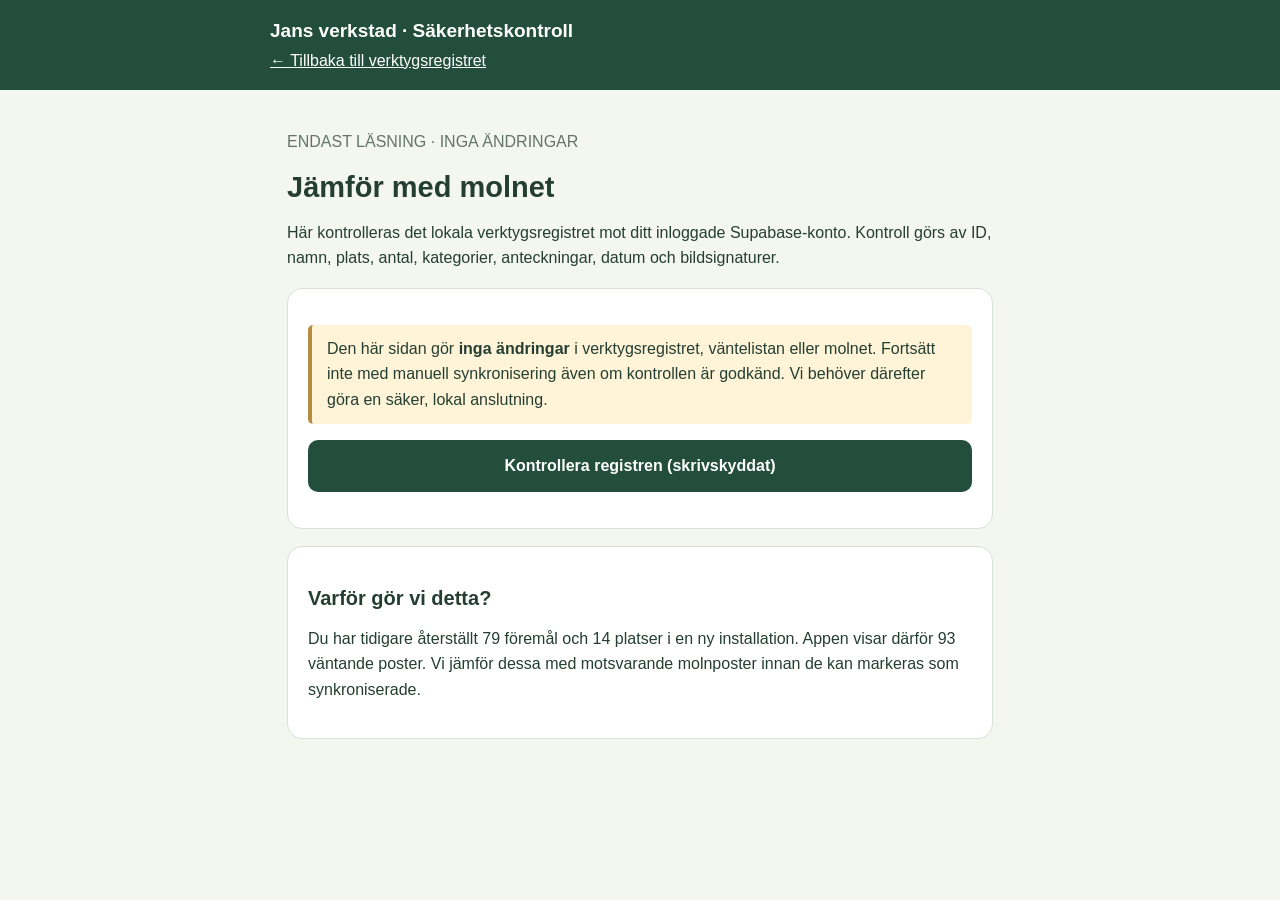
<file: synk-kontroll.html>
<!doctype html>
<html lang="sv">
<head>
<meta charset="UTF-8"><meta name="viewport" content="width=device-width,initial-scale=1,viewport-fit=cover">
<meta name="theme-color" content="#234e3d"><title>Säker molnkontroll – Jans verkstad</title>
<style>
:root{font-family:-apple-system,BlinkMacSystemFont,"Segoe UI",sans-serif;color:#243e32;background:#f4f6f0}*{box-sizing:border-box}body{margin:0}
header{background:#234e3d;color:#fff;padding:20px 16px}header div,main{max-width:740px;margin:0 auto}
header b{font-size:19px}a{color:#215d47}header a{color:#fff;display:block;margin-top:10px}
main{padding:23px 17px 80px}h1{font-size:29px;margin:8px 0 10px}h2{font-size:20px;margin:20px 0 6px}
p{line-height:1.6}.muted{color:#647568}.card{background:#fff;border:1px solid #d7e1d8;border-radius:15px;padding:20px;margin-top:17px}
button{background:#234e3d;color:#fff;border:0;border-radius:10px;padding:14px 18px;font:inherit;font-weight:700;cursor:pointer;width:100%;min-height:52px}button:disabled{opacity:.55}
.warn{background:#fff4d8;border-left:4px solid #b48d40;padding:11px 15px;border-radius:5px}
.good{background:#ecf5ef;border-left:4px solid #347651;padding:11px 15px;border-radius:5px}
.bad{background:#fdeeee;border-left:4px solid #bd4040;padding:11px 15px;border-radius:5px}
#result{overflow-wrap:anywhere}ul{padding-left:22px;line-height:1.7}code{font-size:12px}
</style></head><body>
<header><div><b>Jans verkstad · Säkerhetskontroll</b><a href="./">← Tillbaka till verktygsregistret</a></div></header>
<main>
<p class="muted">ENDAST LÄSNING · INGA ÄNDRINGAR</p>
<h1>Jämför med molnet</h1>
<p>Här kontrolleras det lokala verktygsregistret mot ditt inloggade Supabase-konto. Kontroll görs av ID, namn, plats, antal, kategorier, anteckningar, datum och bildsignaturer.</p>
<div class="card"><p class="warn">Den här sidan gör <b>inga ändringar</b> i verktygsregistret, väntelistan eller molnet. Fortsätt inte med manuell synkronisering även om kontrollen är godkänd. Vi behöver därefter göra en säker, lokal anslutning.</p>
<button id="run">Kontrollera registren (skrivskyddat)</button>
<p id="progress" class="muted" role="status" aria-live="polite"></p><div id="result"></div></div>
<div class="card"><h2>Varför gör vi detta?</h2><p>Du har tidigare återställt 79 föremål och 14 platser i en ny installation. Appen visar därför 93 väntande poster. Vi jämför dessa med motsvarande molnposter innan de kan markeras som synkroniserade.</p></div>
</main>
<script>
'use strict';
const $=id=>document.getElementById(id);
const ex=t=>String(t??'').replace(/[&<>"']/g,x=>({'&':'&amp;','<':'&lt;','>':'&gt;','"':'&quot;',"'":'&#39;'}[x]));
const setProgress=t=>{$('progress').textContent=t;};
const getRequest=r=>new Promise((ok,fail)=>{r.onsuccess=()=>ok(r.result);r.onerror=()=>fail(r.error||Error('Läsfel'));});
async function localData(){
 const db=await new Promise((ok,fail)=>{const r=indexedDB.open('jans-verkstad-mobil');r.onsuccess=()=>ok(r.result);r.onerror=()=>fail(r.error||Error('Kunde inte öppna registret'));r.onupgradeneeded=()=>{r.transaction.abort();fail(Error('Register saknas på den här enheten. Öppna kontrollen inifrån Jans verkstad NY.'));};});
 try{
  if(!db.objectStoreNames.contains('register'))throw Error('Registret saknas.');
  const tx=db.transaction(['register',...['pending','syncmeta'].filter(x=>db.objectStoreNames.contains(x))],'readonly');
  // Queue every IndexedDB request synchronously before awaiting, so Safari cannot auto-close the transaction.
  const reqData=tx.objectStore('register').get('data');
  const reqPending=db.objectStoreNames.contains('pending')?tx.objectStore('pending').getAll():null;
  const reqActive=db.objectStoreNames.contains('syncmeta')?tx.objectStore('syncmeta').get('active'):null;
  const reqOwner=db.objectStoreNames.contains('syncmeta')?tx.objectStore('syncmeta').get('owner'):null;
  const [d,pending,active,owner]=await Promise.all([
    getRequest(reqData),
    reqPending?getRequest(reqPending):Promise.resolve([]),
    reqActive?getRequest(reqActive):Promise.resolve(false),
    reqOwner?getRequest(reqOwner):Promise.resolve(null)
  ]);
  if(!d||!Array.isArray(d.items)||!Array.isArray(d.places))throw Error('Registret saknas eller har fel format.');
  return {items:d.items,places:d.places,pending:pending||[],active:!!active,owner:owner||null};
 }finally{db.close();}
}
function connection(){
 let settings,session;
 try{settings=JSON.parse(localStorage.getItem('jans-verkstad-supabase-v1')||'null');session=JSON.parse(localStorage.getItem('jans-verkstad-auth-v1')||'null');}catch{}
 if(!settings?.url||!settings?.key)throw Error('Molnanslutning saknas på den här sidan. Öppna kontrollen från menyn i Jans verkstad NY.');
 if(!session?.access_token||!session?.user?.id)throw Error('Inloggningen saknas på den här sidan. Öppna kontrollen från Jans verkstad NY där du är inloggad.');
 if(!/^https:\/\/[a-z0-9-]+\.supabase\.co$/i.test(settings.url))throw Error('Molnadressen är inte giltig.');
 return {url:settings.url,key:settings.key,token:session.access_token,owner:session.user.id};
}
async function remoteData(c){
 const records=[];
 for(let offset=0;offset<30000;offset+=500){
  const qs=new URLSearchParams({select:'kind,record_id,content,changed_at',owner_id:'eq.'+c.owner,order:'kind.asc,record_id.asc',limit:'500',offset:String(offset)});
  const response=await fetch(c.url+'/rest/v1/verkstad_records?'+qs.toString(),{method:'GET',cache:'no-store',headers:{apikey:c.key,Authorization:'Bearer '+c.token,Accept:'application/json'}});
  if(!response.ok){if(response.status===401||response.status===403)throw Error('Inloggningen behöver förnyas i Jans verkstad NY.');throw Error('Kunde inte läsa molnet (HTTP '+response.status+').');}
  const batch=await response.json();if(!Array.isArray(batch))throw Error('Oväntat svar från molnet.');
  records.push(...batch);if(batch.length<500)return records;
 }
 throw Error('Oväntat stort molnregister.');
}
function differences(a,b){
 const ignore=new Set(['id','kind','photo','photo_path','photo_signature','_deleted']);
 const fields=new Set([...Object.keys(a||{}),...Object.keys(b||{})]);
 return [...fields].filter(k=>!ignore.has(k) && JSON.stringify(a?.[k])!==JSON.stringify(b?.[k])).sort();
}
async function photoHash(s){
 const bytes=new TextEncoder().encode(s);
 const digest=await crypto.subtle.digest('SHA-256',bytes);
 return Array.from(new Uint8Array(digest)).map(x=>x.toString(16).padStart(2,'0')).join('');
}
async function compare(local,remote){
 const cloud=new Map(),errors=[],missing=[],extra=[],changed=[],photoErrors=[],changedDetails=[],deletedKeys=[];
 let duplicates=0,tombstones=0,images=0;
 for(const r of remote){
  if(!['item','location'].includes(r.kind)||typeof r.record_id!=='string')throw Error('Molnet innehåller okända poster.');
  const key=r.kind+':'+r.record_id;
  if(cloud.has(key)){duplicates++;continue;}
  if(r.content?._deleted){tombstones++;deletedKeys.push(key);continue;}
  cloud.set(key,r);
 }
 const ls=new Map();
 for(const item of local.items){if(!item?.id)throw Error('Lokalt föremål saknar ID.');const k='item:'+item.id;if(ls.has(k))errors.push('Dubblett lokalt: '+item.name);ls.set(k,{...item,kind:'item'});}
 for(const place of local.places){if(!place?.id)throw Error('Lokal plats saknar ID.');const k='location:'+place.id;if(ls.has(k))errors.push('Dubblett lokalt: '+place.name);ls.set(k,{...place,kind:'location'});}
 for(const [key,item] of ls){
  const r=cloud.get(key);
  if(!r){missing.push(item.name||key);continue;}
  const fields=differences(item,r.content);
  if(fields.length){changed.push(item.name||key);changedDetails.push({name:item.name||key,fields});}
  if(item.kind==='item'){
   const photo=item.photo||null;
   const sig=r.content?.photo_signature||null;
   const path=r.content?.photo_path||null;
   if(!photo&&(!sig&&!path))continue;
   if(!photo||!sig||!path){photoErrors.push(item.name||key);continue;}
   images++;
   if(await photoHash(photo)!==sig)photoErrors.push(item.name||key);
  }
 }
 for(const [key,r] of cloud)if(!ls.has(key))extra.push(r.content?.name||key);
 const deletedOverlap=deletedKeys.filter(key=>ls.has(key));
 const fieldCounts={};
 for(const detail of changedDetails)for(const field of detail.fields)fieldCounts[field]=(fieldCounts[field]||0)+1;
 return {changedDetails,fieldCounts,deletedOverlap,localItems:local.items.length,localPlaces:local.places.length,cloudItems:[...cloud.values()].filter(x=>x.kind==='item').length,cloudPlaces:[...cloud.values()].filter(x=>x.kind==='location').length,pending:local.pending.length,active:local.active,localOwner:local.owner,remoteOwner:cloud.size?true:false,duplicates,tombstones,images,errors,missing,extra,changed,photoErrors,ok:duplicates===0&&errors.length===0&&missing.length===0&&extra.length===0&&changed.length===0&&photoErrors.length===0&&deletedOverlap.length===0&&ls.size===cloud.size};
}
function display(a){
 const errors=[['Saknas i molnet',a.missing],['Endast i molnet',a.extra],['Olika uppgifter',a.changed],['Olika bildsignaturer',a.photoErrors],['Lokala problem',a.errors]];
 let html='<p><b>På enheten:</b> '+a.localItems+' föremål och '+a.localPlaces+' platser<br><b>I molnet:</b> '+a.cloudItems+' föremål och '+a.cloudPlaces+' platser<br><b>Väntande lokala poster:</b> '+a.pending+'<br><b>Kontrollerade fotografier:</b> '+a.images+'</p>';
 if(a.ok)html+='<p class="good"><b>Godkänd jämförelse!</b> Alla föremål, platser och bildsignaturer som kontrollerats överensstämmer. <b>Synkronisering har INTE aktiverats.</b> Skicka en bild av resultatet i chatten, så gör vi nästa säkra steg.</p>';
 else{
  html+='<p class="bad"><b>Registren skiljer sig åt.</b> Synkronisera inte. Skicka en bild på resultatet så går vi igenom avvikelserna.</p>';
  if(a.duplicates||a.tombstones)html+='<p>Dubbletter: '+a.duplicates+' · Historiska borttagningsmarkeringar i molnet: '+a.tombstones+' · Av dessa överlappar aktiva lokala poster: '+a.deletedOverlap.length+'</p>';
  if(a.changedDetails.length){
   const fields=Object.entries(a.fieldCounts).sort((x,y)=>y[1]-x[1]);
   html+='<h3>Vilka uppgifter skiljer sig?</h3><p>Antal föremål/platser med skillnad per fält (en post kan förekomma i flera fält):</p><ul>'+fields.map(([k,n])=>'<li><b>'+ex(k)+'</b>: '+n+'</li>').join('')+'</ul>';
   html+='<h3>Exempel på skillnader</h3><ul>'+a.changedDetails.slice(0,16).map(d=>'<li>'+ex(d.name)+' – '+d.fields.map(ex).join(', ')+'</li>').join('')+'</ul>';
   html+='<p class="muted">Inga fältvärden skickas eller sparas av kontrollen. Den läser endast uppgifterna och visar namnen på fälten som skiljer sig.</p>';
  }
  for(const [name,arr] of errors)if(arr.length)html+='<p><b>'+ex(name)+' ('+arr.length+'):</b> '+arr.slice(0,8).map(ex).join(', ')+(arr.length>8?' …':'')+'</p>';
 }
 $('result').innerHTML=html;
}
$('run').addEventListener('click',async()=>{
 $('run').disabled=true;$('result').textContent='';
 try{
  setProgress('Läser registret på iPhone …');const local=await localData();
  const c=connection();
  if(local.owner&&local.owner!==c.owner)throw Error('Denna enhets molnägare skiljer sig från inloggat konto. Inga ändringar har gjorts.');
  setProgress('Hämtar uppgifter från molnet – endast läsning …');const remote=await remoteData(c);
  setProgress('Jämför föremål, platser och bildsignaturer …');
  const comparison=await compare(local,remote);
  display(comparison);setProgress('Kontrollen är klar. Inga data har ändrats.');
 }catch(e){$('result').innerHTML='<p class="bad"><b>Kontrollen kunde inte slutföras.</b> '+ex(e?.message||e)+'. Ingen data har ändrats.</p>';setProgress('Avbruten – endast läsning.');}
 finally{$('run').disabled=false;}
});
</script></body></html>
</file>
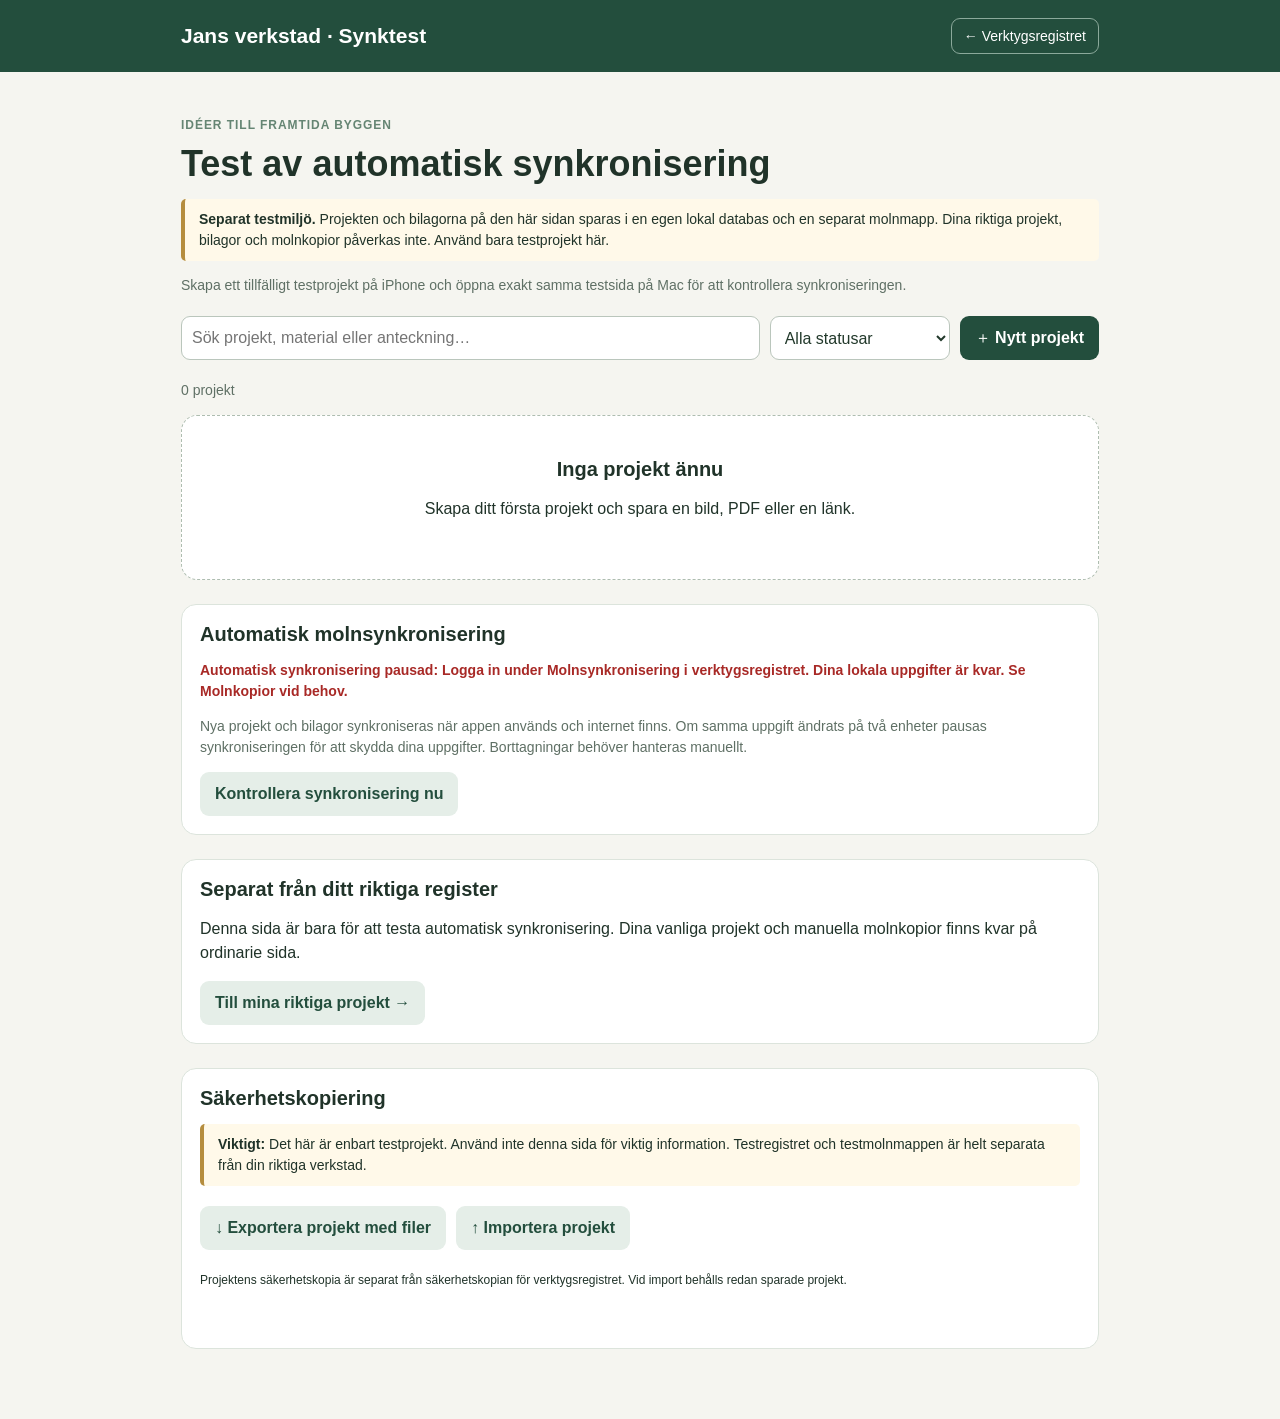
<file: test-projekt-autosynk.html>
<!doctype html>
<html lang="sv">
<head>
<meta charset="utf-8">
<meta name="viewport" content="width=device-width, initial-scale=1, viewport-fit=cover">
<meta name="theme-color" content="#234e3d">
<title>TEST – automatisk synkronisering – Jans verkstad</title>
<style>
:root{font-family:-apple-system,BlinkMacSystemFont,"Segoe UI",sans-serif;color:#203329;background:#f5f5f0;font-synthesis:none}
*{box-sizing:border-box}body{margin:0}.wrap{max-width:950px;margin:auto;padding:18px 16px 70px}
header{background:#234e3d;color:#fff;padding:18px max(16px,calc((100vw - 950px)/2 + 16px));display:flex;justify-content:space-between;align-items:center;gap:12px}
header a{color:white;text-decoration:none;border:1px solid #8ba99b;padding:9px 12px;border-radius:9px;font-size:14px}
header b{font-size:21px}.intro{margin:26px 0 18px}.eyebrow{color:#658573;font-size:12px;letter-spacing:.08em;font-weight:750;margin:0 0 8px}h1{font-size:clamp(25px,5vw,36px);line-height:1.2;margin:0 0 8px}h2{margin:0 0 10px;font-size:20px}p{line-height:1.5}.muted{color:#5f7065;font-size:14px}.toolbar{display:flex;flex-wrap:wrap;align-items:center;gap:10px;margin:20px 0}
input,textarea,select{font:inherit;min-height:44px;border:1px solid #bac6bc;border-radius:9px;padding:10px;background:#fff;color:#22392b;width:100%}textarea{min-height:110px;resize:vertical}input[type=file]{padding:10px}
.toolbar input{flex:1;min-width:170px}.toolbar select{max-width:180px}
button,.button{cursor:pointer;border:none;border-radius:9px;font:inherit;font-weight:650;min-height:44px;padding:10px 15px;text-decoration:none;display:inline-flex;justify-content:center;align-items:center;gap:7px}
.primary{background:#234e3d;color:#fff}.secondary{background:#e5eee8;color:#234e3d}.danger{background:#fbebea;color:#9c322a}
button:focus-visible,a:focus-visible,input:focus-visible,textarea:focus-visible{outline:3px solid #68a4bb;outline-offset:2px}
.cards{display:grid;grid-template-columns:repeat(auto-fit,minmax(min(100%,265px),1fr));gap:14px}
.card{background:white;border:1px solid #dce4dc;border-radius:15px;padding:18px;box-shadow:0 2px 8px #18271a0a}
.card h3{font-size:19px;margin:10px 0 7px;overflow-wrap:anywhere}.card p{color:#536456;font-size:14px;margin:5px 0 12px;white-space:pre-wrap;overflow-wrap:anywhere}
.tag{display:inline-block;border-radius:100px;background:#ebf1ec;color:#31553e;padding:5px 10px;font-size:12px;font-weight:700}
.card .actions{display:flex;justify-content:space-between;align-items:center;margin-top:14px;gap:8px}
.empty{padding:42px 18px;text-align:center;border:1px dashed #aebdb0;border-radius:16px;background:white}
.panel{background:white;border:1px solid #dce4dc;border-radius:15px;padding:18px;margin-top:24px}
.note{background:#fff9e9;border-left:4px solid #b58d3e;padding:10px 14px;font-size:14px;line-height:1.5;border-radius:5px}
dialog{border:0;border-radius:15px;max-width:min(610px,calc(100% - 20px));width:100%;max-height:91dvh;overflow:auto;padding:22px;background:#fff;color:#203329;box-shadow:0 20px 65px #0005}
dialog::backdrop{background:#101c14a9}.formrow{display:grid;grid-template-columns:1fr 1fr;gap:12px}.field{display:block;font-size:14px;font-weight:700;margin:14px 0}.field input,.field textarea,.field select{display:block;margin-top:7px;font-weight:400}
.dialogbuttons{display:flex;flex-wrap:wrap;gap:8px;justify-content:flex-end;margin-top:20px}
.filelist{list-style:none;padding:0;margin:15px 0}.filelist li{border:1px solid #e3e9e4;border-radius:10px;margin:8px 0;padding:11px;display:flex;align-items:center;gap:10px;justify-content:space-between;flex-wrap:wrap;overflow-wrap:anywhere}
.filelist img{max-width:100%;max-height:320px;object-fit:contain;display:block;margin:9px auto;border-radius:8px}
.filelink{color:#215d46;overflow-wrap:anywhere}.projectnote{white-space:pre-wrap;overflow-wrap:anywhere}.notice{color:#176345;font-size:14px;min-height:20px;margin-top:8px}
.error{color:#a82926}#autoSyncStatus[data-kind="error"]{color:#a82926;font-weight:650}#autoSyncStatus[data-kind="good"]{color:#176345}#autoSyncStatus[data-kind="working"]{color:#234e3d}a{color:#215d46}small{font-size:12px}
@media(max-width:540px){header b{font-size:17px}header a{font-size:13px}.formrow{grid-template-columns:1fr}.toolbar>button{flex:1}.card{padding:15px}dialog{padding:16px}}
</style>
</head>
<body>
<header><b>Jans verkstad · Synktest</b><a href="./">← Verktygsregistret</a></header>
<main class="wrap">
<section class="intro"><p class="eyebrow">IDÉER TILL FRAMTIDA BYGGEN</p><h1>Test av automatisk synkronisering</h1><p class="note"><b>Separat testmiljö.</b> Projekten och bilagorna på den här sidan sparas i en egen lokal databas och en separat molnmapp. Dina riktiga projekt, bilagor och molnkopior påverkas inte. Använd bara testprojekt här.</p><p class="muted">Skapa ett tillfälligt testprojekt på iPhone och öppna exakt samma testsida på Mac för att kontrollera synkroniseringen.</p></section>
<div class="toolbar"><input id="search" type="search" placeholder="Sök projekt, material eller anteckning…" aria-label="Sök projekt"><select id="filter" aria-label="Filtrera status"><option value="">Alla statusar</option><option>Idé</option><option>Planerat</option><option>Pågående</option><option>Färdigt</option></select><button class="primary" id="add">＋ Nytt projekt</button></div>
<p class="muted" id="count">Läser projekt …</p><section class="cards" id="cards" aria-label="Projekt"></section>
<section class="panel"><h2>Automatisk molnsynkronisering</h2><p id="autoSyncStatus" class="muted" role="status" aria-live="polite">Kontrollerar molnet när sidan öppnas …</p><p class="muted">Nya projekt och bilagor synkroniseras när appen används och internet finns. Om samma uppgift ändrats på två enheter pausas synkroniseringen för att skydda dina uppgifter. Borttagningar behöver hanteras manuellt.</p><button class="secondary" id="autoSyncCheck" type="button">Kontrollera synkronisering nu</button></section>
<section class="panel"><h2>Separat från ditt riktiga register</h2><p>Denna sida är bara för att testa automatisk synkronisering. Dina vanliga projekt och manuella molnkopior finns kvar på ordinarie sida.</p><a class="button secondary" href="./projekt-ritningar.html">Till mina riktiga projekt →</a></section>
<section class="panel"><h2>Säkerhetskopiering</h2><p class="note"><b>Viktigt:</b> Det här är enbart testprojekt. Använd inte denna sida för viktig information. Testregistret och testmolnmappen är helt separata från din riktiga verkstad.</p><div class="toolbar"><button id="backup" class="secondary">↓ Exportera projekt med filer</button><label class="button secondary" for="restore">↑ Importera projekt</label><input id="restore" type="file" accept=".json,application/json" style="position:absolute;width:1px;height:1px;opacity:0"></div><small>Projektens säkerhetskopia är separat från säkerhetskopian för verktygsregistret. Vid import behålls redan sparade projekt.</small><p id="message" class="notice" role="status"></p></section>
</main>
<script src="./test-projekt-autosynk.js"></script>
<dialog id="editor"><form id="projectForm"><h2 id="formTitle">Nytt projekt</h2><input type="hidden" name="id"><label class="field">Projektnamn *<input name="title" required maxlength="160" placeholder="Till exempel: Låda i valnöt"></label><div class="formrow"><label class="field">Status<select name="status"><option>Idé</option><option>Planerat</option><option>Pågående</option><option>Färdigt</option></select></label><label class="field">Sökord / material<input name="tags" maxlength="240" placeholder="Valnöt, låda, sinkor"></label></div><label class="field">Länk till webbsida<input name="link" type="url" maxlength="2000" placeholder="https://..."></label><label class="field">Egna anteckningar<textarea name="notes" maxlength="12000" placeholder="Mått, material, idéer, vad som ska ändras ..."></textarea></label><label class="field">Bilder, skärmdumpar eller PDF (valfritt)<input type="file" id="attachments" accept="image/*,.pdf,application/pdf" multiple></label><p class="muted">Du kan lägga till fler filer när som helst. Max 25 MB per fil, högst 30 filer per projekt.</p><p id="newFileSummary" class="muted"></p><p id="formError" class="error" role="alert"></p><div class="dialogbuttons"><button type="button" class="secondary" id="cancelForm">Avbryt</button><button type="submit" class="primary" id="save">Spara projekt</button></div></form></dialog>
<dialog id="details"><h2 id="detailsTitle"></h2><div id="detailsBody"></div><div class="dialogbuttons"><button class="danger" id="deleteProject">Ta bort</button><button class="secondary" id="closeDetails">Stäng</button><button class="primary" id="editProject">Redigera</button></div></dialog>
<script>
(function(){
'use strict';
var DB='jans-verkstad-projekt-test-v1', VERSION=1, MAX=25*1024*1024, db, current=null, urls=[];
var $=function(id){return document.getElementById(id)};
function esc(t){return String(t==null?'':t).replace(/[&<>"']/g,function(s){return {'&':'&amp;','<':'&lt;','>':'&gt;','"':'&quot;',"'":'&#39;'}[s]})}
function message(t,error){$('message').textContent=t;$('message').className=error?'error':'notice'}
function request(r){return new Promise(function(resolve,reject){r.onsuccess=function(){resolve(r.result)};r.onerror=function(){reject(r.error||Error('Databasfel'))}})}
function transaction(store,mode,fn){return new Promise(function(resolve,reject){var t=db.transaction(store,mode),result;try{result=fn(t)}catch(e){t.abort();reject(e);return}t.oncomplete=function(){resolve(result)};t.onerror=t.onabort=function(){reject(t.error||Error('Kunde inte spara'))}})}
function get(store,id){return request(db.transaction(store,'readonly').objectStore(store).get(id))}
function all(store){return request(db.transaction(store,'readonly').objectStore(store).getAll())}
function byProject(id){return request(db.transaction('files','readonly').objectStore('files').index('byProject').getAll(id))}
function validLink(s){if(!s)return '';try{var u=new URL(s);return /^https?:$/.test(u.protocol)?u.href:''}catch(e){return ''}}
function bytes(n){return n>=1048576?(n/1048576).toFixed(1)+' MB':Math.max(1,Math.ceil(n/1024))+' kB'}
function freeUrls(){urls.forEach(function(u){URL.revokeObjectURL(u)});urls=[]}
function objectUrl(b){var u=URL.createObjectURL(b);urls.push(u);return u}
async function render(){
 try{
 var projects=await all('projects'),fs=await all('files'),counts={};
 fs.forEach(function(f){counts[f.projectId]=(counts[f.projectId]||0)+1});
 var q=$('search').value.trim().toLocaleLowerCase('sv'),filter=$('filter').value;
 projects=projects.filter(function(p){return (!filter||p.status===filter)&&[p.title,p.tags,p.notes,p.link].join(' ').toLocaleLowerCase('sv').includes(q)}).sort(function(a,b){return b.updated.localeCompare(a.updated)});
 $('count').textContent=projects.length+' projekt';
 $('cards').innerHTML=projects.length?projects.map(function(p){
 return '<article class="card"><span class="tag">'+esc(p.status)+'</span><h3>'+esc(p.title)+'</h3>'+
 (p.tags?'<p><b>Material:</b> '+esc(p.tags)+'</p>':'')+
 (p.notes?'<p>'+esc(p.notes.slice(0,170))+(p.notes.length>170?' …':'')+'</p>':'')+
 '<div class="actions"><small>'+((counts[p.id]||0))+' fil(er)</small><button type="button" class="secondary open" data-id="'+esc(p.id)+'">Öppna →</button></div></article>'}).join(''):'<div class="empty"><h2>Inga projekt ännu</h2><p>Skapa ditt första projekt och spara en bild, PDF eller en länk.</p></div>';
 }catch(e){message('Kunde inte läsa projekt: '+e.message,true)}
}
function formOpen(p){
 $('projectForm').reset();$('formError').textContent='';$('newFileSummary').textContent='';
 var f=$('projectForm').elements;
 f.namedItem('id').value=p?p.id:'';
 f.namedItem('title').value=p?p.title:'';
 f.namedItem('status').value=p?p.status:'Idé';
 f.namedItem('tags').value=p?p.tags:'';
 f.namedItem('link').value=p?p.link:'';
 f.namedItem('notes').value=p?p.notes:'';
 $('formTitle').textContent=p?'Redigera projekt':'Nytt projekt';
 $('editor').showModal();
}
async function details(id){
 try{
 current=await get('projects',id);if(!current)return;
 var fs=await byProject(id);freeUrls();
 $('detailsTitle').textContent=current.title;
 var h='<p><span class="tag">'+esc(current.status)+'</span></p>';
 if(current.tags)h+='<p><b>Material/sökord:</b> '+esc(current.tags)+'</p>';
 if(current.notes)h+='<p class="projectnote">'+esc(current.notes)+'</p>';
 if(validLink(current.link))h+='<p><a class="filelink" href="'+esc(validLink(current.link))+'" rel="noopener noreferrer" target="_blank">Öppna sparad webbsida ↗</a></p>';
 h+='<h3>Bilder och ritningar ('+fs.length+')</h3>';
 h+=fs.length?'<ul class="filelist">'+fs.map(function(f){
 var url=objectUrl(f.blob),isImg=(f.type||'').startsWith('image/');
 return '<li><div style="flex:1;min-width:190px"><b>'+esc(f.name)+'</b><small> · '+bytes(f.size)+'</small>'+
 (isImg?'<a href="'+esc(url)+'" target="_blank" rel="noopener"><img src="'+esc(url)+'" alt="'+esc(f.name)+'"></a>':'')+
 '</div><a class="button secondary" href="'+esc(url)+'" target="_blank" rel="noopener" download="'+esc(f.name)+'">Öppna / hämta</a><button type="button" class="danger remove-file" data-id="'+esc(f.id)+'" aria-label="Ta bort fil '+esc(f.name)+'">×</button></li>';
 }).join('')+'</ul>':'<p class="muted">Inga filer ännu. Välj Redigera för att lägga till.</p>';
 $('detailsBody').innerHTML=h;
 if(!$('details').open)$('details').showModal();
 }catch(e){message('Kunde inte öppna projekt: '+e.message,true)}
}
async function save(e){
 e.preventDefault();var btn=$('save');btn.disabled=true;$('formError').textContent='';
 try{
 var f=$('projectForm').elements,id=f.namedItem('id').value,existing=id?await get('projects',id):null;
 var title=f.namedItem('title').value.trim(),link=f.namedItem('link').value.trim(),files=Array.from($('attachments').files||[]);
 if(!title)throw Error('Ange projektnamn.');
 if(link&&!validLink(link))throw Error('Ange en vanlig http- eller https-länk.');
 if(files.some(function(x){return x.size>MAX}))throw Error('En fil är större än 25 MB.');
 if(files.some(function(x){return !(x.type.startsWith('image/')||x.type==='application/pdf'||/\.pdf$/i.test(x.name))}))throw Error('Välj bara bilder eller PDF.');
 if(existing&&(await byProject(id)).length+files.length>30||files.length>30)throw Error('Högst 30 bilagor per projekt.');
 var now=new Date().toISOString(),p={id:id||crypto.randomUUID(),title:title,status:f.namedItem('status').value,tags:f.namedItem('tags').value.trim(),link:validLink(link),notes:f.namedItem('notes').value.trim(),created:existing?existing.created:now,updated:now};
 await transaction(['projects','files'],'readwrite',function(t){
 t.objectStore('projects').put(p);files.forEach(function(file){t.objectStore('files').put({id:crypto.randomUUID(),projectId:p.id,name:file.name,type:file.type||(/\.pdf$/i.test(file.name)?'application/pdf':'application/octet-stream'),size:file.size,created:now,blob:file})});
 });
 $('editor').close();await render();if(current&&current.id===p.id)await details(p.id);
 message('Projektet är sparat på den här enheten.');if(window.JansProjectAutoSync)window.JansProjectAutoSync.changed();
 }catch(e){$('formError').textContent=e.message}finally{btn.disabled=false}
}
async function removeFile(id){
 if(!confirm('Ta bort den här filen från projektet?'))return;
 try{await transaction('files','readwrite',function(t){t.objectStore('files').delete(id)});await details(current.id);await render();message('Filen är borttagen.');if(window.JansProjectAutoSync)window.JansProjectAutoSync.changed()}catch(e){message(e.message,true)}
}
async function deleteProject(){
 if(!current||!confirm('Vill du verkligen ta bort projektet och alla dess PDF- och bildfiler?'))return;
 try{
 var id=current.id,files=await byProject(id);
 await transaction(['projects','files'],'readwrite',function(t){t.objectStore('projects').delete(id);files.forEach(function(f){t.objectStore('files').delete(f.id)})});
 $('details').close();current=null;freeUrls();await render();message('Projektet har tagits bort.');if(window.JansProjectAutoSync)window.JansProjectAutoSync.changed();
 }catch(e){message(e.message,true)}
}
function base64(blob){return new Promise(function(resolve,reject){var r=new FileReader;r.onload=function(){resolve(String(r.result).split(',')[1])};r.onerror=function(){reject(r.error)};r.readAsDataURL(blob)})}
function from64(s,type){var bin=atob(s),arr=new Uint8Array(bin.length);for(var i=0;i<bin.length;i++)arr[i]=bin.charCodeAt(i);return new Blob([arr],{type:type||'application/octet-stream'})}
async function backup(){
 var btn=$('backup');btn.disabled=true;
 try{
 var p=await all('projects'),files=await all('files'),out=[];
 for(var i=0;i<files.length;i++){var f=files[i];out.push({id:f.id,projectId:f.projectId,name:f.name,type:f.type,size:f.size,created:f.created,data:await base64(f.blob)})}
 var json=JSON.stringify({format:'jans-verkstad-projekt-backup-v1',exported:new Date().toISOString(),projects:p,files:out});
 var url=URL.createObjectURL(new Blob([json],{type:'application/json'})),a=document.createElement('a');
 a.href=url;a.download='jans-projekt-ritningar-'+new Date().toISOString().slice(0,10)+'.json';document.body.append(a);a.click();a.remove();setTimeout(function(){URL.revokeObjectURL(url)},60000);
 message('Säkerhetskopian är skapad. Spara den i Filer/iCloud Drive.');
 }catch(e){message('Exporten misslyckades: '+e.message,true)}finally{btn.disabled=false}
}
async function restore(file){
 if(!file)return;
 try{
 if(file.size>250*1024*1024)throw Error('Filen är för stor för import.');
 var data=JSON.parse(await file.text());
 if(data.format!=='jans-verkstad-projekt-backup-v1'||!Array.isArray(data.projects)||!Array.isArray(data.files))throw Error('Detta är inte en projektsäkerhetskopia.');
 if(!confirm('Importera '+data.projects.length+' projekt och '+data.files.length+' filer? Befintliga projekt kommer att behållas.'))return;
 var existing=new Set((await all('projects')).map(function(p){return p.id})),newIds=new Set(),ps=[];
 data.projects.forEach(function(p){if(p&&typeof p.id==='string'&&typeof p.title==='string'&&p.id.length<200&&!existing.has(p.id)&&!newIds.has(p.id)){ps.push({id:p.id,title:p.title.slice(0,160),status:['Idé','Planerat','Pågående','Färdigt'].includes(p.status)?p.status:'Idé',tags:String(p.tags||'').slice(0,240),link:validLink(p.link||''),notes:String(p.notes||'').slice(0,12000),created:p.created||new Date().toISOString(),updated:p.updated||new Date().toISOString()});newIds.add(p.id)}});
 var fs=[];
 for(var i=0;i<data.files.length;i++){var f=data.files[i];if(!f||!newIds.has(f.projectId)||typeof f.data!=='string'||typeof f.id!=='string')continue;
 var blob=from64(f.data,f.type);if(blob.size>MAX)throw Error('Säkerhetskopian innehåller en för stor fil.');
 fs.push({id:f.id,projectId:f.projectId,name:String(f.name||'Bilaga').slice(0,250),type:f.type||'application/pdf',size:blob.size,created:f.created||new Date().toISOString(),blob:blob});
 }
 var existingFiles=new Set((await all('files')).map(function(x){return x.id}));
 await transaction(['projects','files'],'readwrite',function(t){ps.forEach(function(p){t.objectStore('projects').put(p)});fs.filter(function(f){return !existingFiles.has(f.id)}).forEach(function(f){t.objectStore('files').put(f)})});
 await render();message('Importerade '+ps.length+' nya projekt. Befintliga projekt ändrades inte.');if(window.JansProjectAutoSync)window.JansProjectAutoSync.changed();
 }catch(e){message('Kunde inte importera: '+e.message,true)}
}
$('add').onclick=function(){current=null;formOpen(null)};
$('cancelForm').onclick=function(){$('editor').close()};
$('projectForm').addEventListener('submit',save);
$('attachments').onchange=function(){$('newFileSummary').textContent=Array.from(this.files).map(function(f){return f.name+' ('+bytes(f.size)+')'}).join(' · ')};
$('search').oninput=render;$('filter').onchange=render;
$('cards').onclick=function(e){var b=e.target.closest('.open');if(b)details(b.dataset.id)};
$('closeDetails').onclick=function(){$('details').close();freeUrls()};
$('editProject').onclick=function(){var p=current;$('details').close();freeUrls();formOpen(p)};
$('deleteProject').onclick=deleteProject;
$('detailsBody').onclick=function(e){var b=e.target.closest('.remove-file');if(b)removeFile(b.dataset.id)};
$('backup').onclick=backup;$('restore').onchange=async function(){await restore(this.files[0]);this.value=''};
$('details').addEventListener('close',freeUrls);
$('autoSyncCheck').onclick=function(){if(window.JansProjectAutoSync)window.JansProjectAutoSync.check()};
try{
 var r=indexedDB.open(DB,VERSION);
 r.onupgradeneeded=function(){var d=r.result;if(!d.objectStoreNames.contains('projects'))d.createObjectStore('projects',{keyPath:'id'});if(!d.objectStoreNames.contains('files')){var s=d.createObjectStore('files',{keyPath:'id'});s.createIndex('byProject','projectId',{unique:false})}};
 r.onerror=function(){message('Kan inte öppna lokal lagring på den här enheten.',true)};
 r.onsuccess=function(){db=r.result;render();if(window.JansProjectAutoSync)window.JansProjectAutoSync.start(render)};
}catch(e){message('Lagring stöds inte i den här webbläsaren: '+e.message,true)}
})();
</script>
</body></html>
</file>
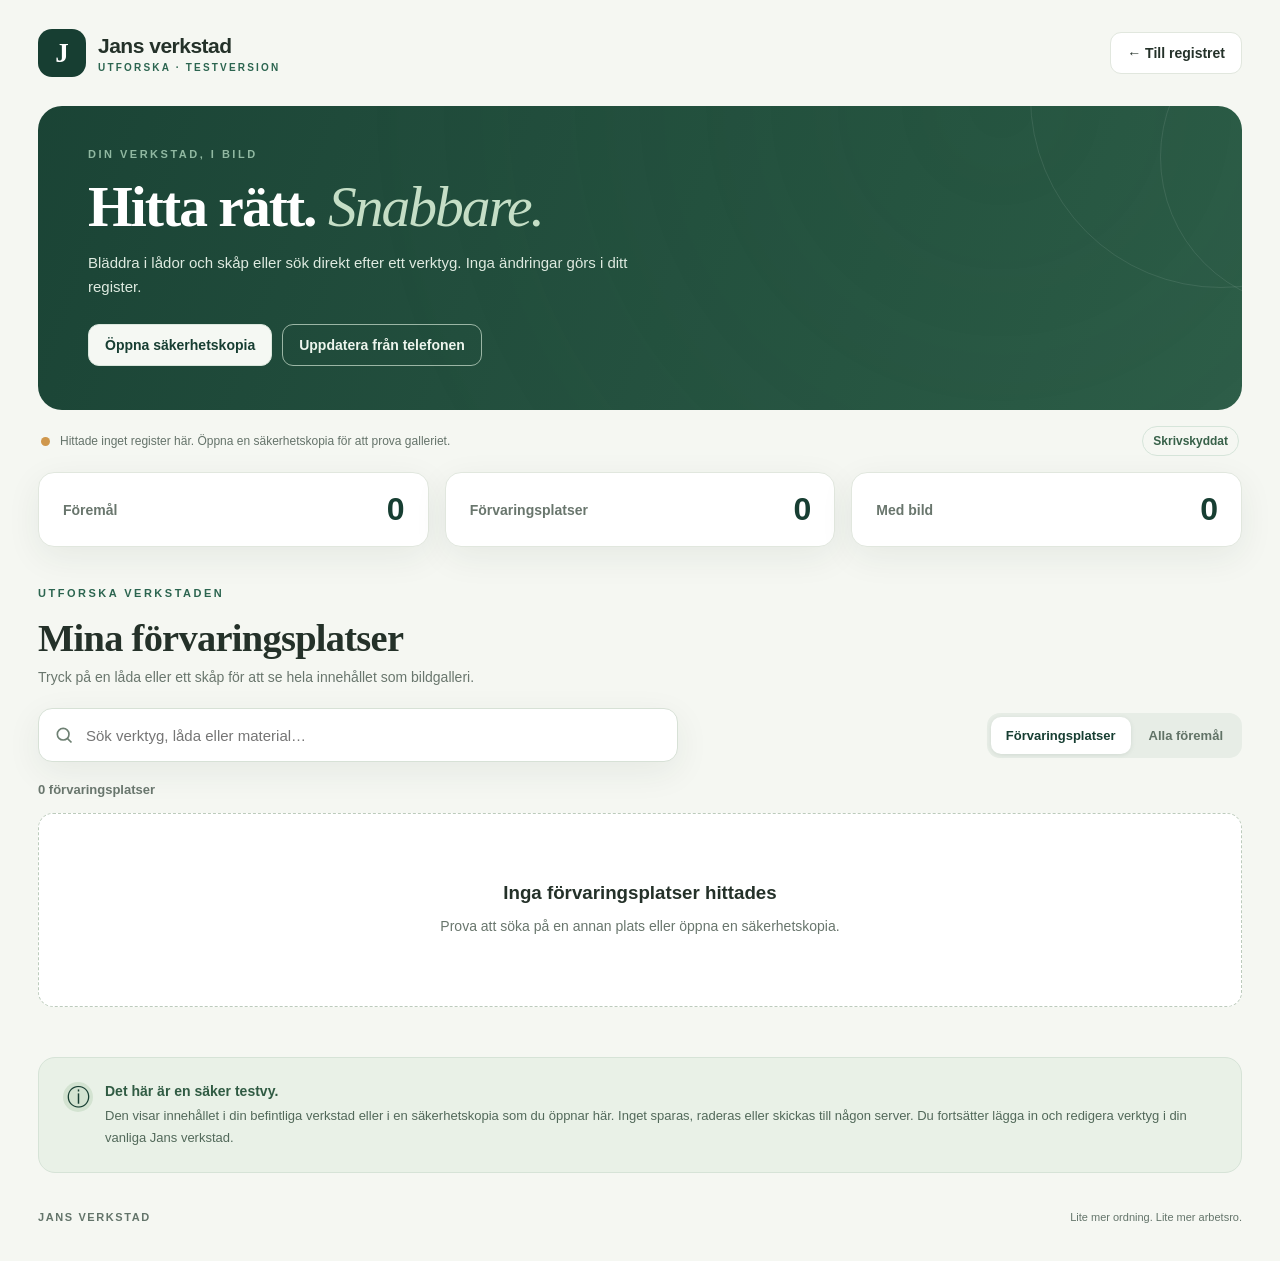
<file: verkstad-v2-test.html>
<!doctype html>
<html lang="sv">
<head>
<meta charset="UTF-8">
<meta name="viewport" content="width=device-width,initial-scale=1,viewport-fit=cover">
<meta name="theme-color" content="#173e32">
<meta name="description" content="Jans verkstad – utforska förvaringsplatser och hitta verktyg med bilder.">
<title>Utforska – Jans verkstad</title>
<style>
:root{--ink:#243129;--forest:#173e32;--forest2:#2c6550;--pale:#f5f7f2;--cream:#f9f7ef;--line:#e1e7de;--muted:#69766d;--white:#fff;--shadow:0 10px 35px rgba(32,57,45,.07);font-family:Inter,-apple-system,BlinkMacSystemFont,'Segoe UI',Arial,sans-serif;font-synthesis:none;color:var(--ink);background:var(--pale)}*{box-sizing:border-box}body{margin:0}button,input{font:inherit}button{cursor:pointer}button:focus-visible,a:focus-visible,input:focus-visible{outline:3px solid #a7cfb8;outline-offset:2px}a{color:inherit;text-decoration:none}.shell{max-width:1420px;margin:0 auto;padding:0 38px}.top{height:106px;display:flex;justify-content:space-between;align-items:center}.logo{display:flex;align-items:center;gap:12px}.logo-icon{width:48px;height:48px;border-radius:14px;background:var(--forest);color:white;display:grid;place-items:center;font:800 27px Georgia,serif}.logo b{display:block;font-size:21px;letter-spacing:-.5px}.logo small{display:block;font-size:10px;letter-spacing:2.2px;font-weight:800;color:var(--forest2);margin-top:4px}.back{font-size:14px;font-weight:700;border:1px solid var(--line);padding:12px 16px;border-radius:11px;background:white}.hero{padding:42px 50px 44px;background:linear-gradient(110deg,rgba(17,60,45,.96),rgba(38,88,66,.96)),radial-gradient(circle at 80% 0%,#a0b89b,transparent 65%);color:white;border-radius:24px;position:relative;overflow:hidden}.hero:before,.hero:after{content:'';position:absolute;width:380px;height:380px;border:1px solid rgba(255,255,255,.09);border-radius:50%;right:-170px;top:-200px}.hero:after{width:300px;height:300px;right:-220px;top:-100px}.eyebrow{font-size:11px;letter-spacing:2.5px;font-weight:800;margin:0 0 16px;color:#90b8a1}.hero h1{font:600 clamp(34px,4.5vw,61px)/1.07 Georgia,'Times New Roman',serif;letter-spacing:-2px;margin:0 0 13px}.hero h1 em{font-weight:400;color:#c5dec6}.hero p:not(.eyebrow){max-width:580px;line-height:1.65;color:#deeae0;margin:0 0 24px;font-size:15px}.hero-actions{display:flex;gap:10px;flex-wrap:wrap}.button{border-radius:11px;padding:12px 16px;font-size:14px;font-weight:750;border:1px solid transparent}.button.secondary{border:1px solid #dbe7dd;background:white;color:var(--forest)}.hero .secondary{background:#f5f8f3}.button.light{background:transparent;color:#edf5ed;border-color:#9bb6a5}.button.primary{background:var(--forest);color:white}.statusbar{display:flex;align-items:center;gap:10px;padding:16px 3px;color:#65736a;font-size:12px;line-height:1.5}.status-dot{width:9px;height:9px;background:#cf974c;border-radius:50%;flex-shrink:0}.status-dot.active{background:#428a5d}.read-only{margin-left:auto;border:1px solid #d6e5da;border-radius:99px;font-weight:750;color:#386149;padding:5px 10px;white-space:nowrap}.stats{display:grid;grid-template-columns:repeat(3,minmax(0,1fr));gap:16px}.stats>div{border:1px solid var(--line);border-radius:16px;background:white;padding:18px 24px;display:flex;align-items:center;justify-content:space-between;box-shadow:var(--shadow)}.stats span{color:var(--muted);font-size:14px;font-weight:600}.stats b{font-size:32px;font-weight:780;color:var(--forest);letter-spacing:-1px}.workspace{margin-top:40px}.workhead{display:flex;justify-content:space-between;align-items:flex-end}.workhead h2{font:600 clamp(29px,3vw,39px)/1.2 Georgia,'Times New Roman',serif;letter-spacing:-.7px;margin:0 0 8px}.workhead p:not(.eyebrow){color:var(--muted);margin:0 0 23px;font-size:14px}.workhead .eyebrow{color:var(--forest2)}.toolbar{display:flex;align-items:center;gap:16px;justify-content:space-between;flex-wrap:wrap}.search{display:flex;align-items:center;background:white;border:1px solid #d7e1d6;border-radius:14px;padding:0 15px;gap:10px;flex:1 1 360px;max-width:640px;box-shadow:var(--shadow)}.search svg{color:#6e8073;flex-shrink:0}.search input{height:52px;border:none;outline:none;min-width:0;flex:1;font-size:15px;color:var(--ink);background:transparent}.search input:focus{outline:none}.tabs{display:flex;background:#e7ede6;border-radius:13px;padding:4px;gap:3px}.tabs button{border:0;background:transparent;color:#617266;padding:11px 15px;border-radius:10px;font-size:13px;font-weight:750;white-space:nowrap}.tabs button[aria-pressed=true]{background:white;color:var(--forest);box-shadow:0 1px 4px #a5b5aa55}.results-count{color:var(--muted);font-size:13px;font-weight:650;padding:20px 0 16px}.place-grid{display:grid;grid-template-columns:repeat(3,minmax(0,1fr));gap:18px}.place,.item{text-align:left;background:white;border:1px solid #dde6dc;border-radius:17px;overflow:hidden;box-shadow:var(--shadow);transition:transform .15s,border-color .15s;min-width:0}.place:hover,.item:hover{border-color:#88b19a;transform:translateY(-2px)}.collage{display:grid;grid-template-columns:1fr 1fr;grid-template-rows:1fr 1fr;height:205px;gap:3px;background:#e8eee7}.collage-slot{overflow:hidden;background:#e6eae0;display:grid;place-items:center}.collage-slot img{width:100%;height:100%;object-fit:cover}.slot-blank{color:#91aa95;font-size:30px}.place-caption{padding:17px 19px;display:flex;align-items:center;justify-content:space-between;gap:6px}.place-caption h3{font-size:18px;letter-spacing:-.3px;margin:0 0 7px}.place-caption p{color:var(--muted);font-size:13px;margin:0}.arr{width:36px;height:36px;flex-shrink:0;background:#eff4ed;color:var(--forest);display:grid;place-items:center;border-radius:50%;font-size:19px}.item-grid{display:grid;grid-template-columns:repeat(4,minmax(0,1fr));gap:18px}.item-image{height:188px;background:#e9eee7;position:relative;display:flex;justify-content:center;align-items:center}.item-image img{width:100%;height:100%;object-fit:cover}.placeholder{font-size:80px;color:#b4c3b5;font-family:Georgia,serif}.qty{position:absolute;right:11px;top:11px;font-weight:800;font-size:11px;color:#284537;background:#fffdf0e8;padding:6px 10px;border-radius:30px}.item-info{padding:15px 16px 17px}.tag{text-transform:uppercase;font-size:10px;font-weight:800;letter-spacing:1.5px;color:#447359}.item-info h3{font-size:16px;line-height:1.4;min-height:44px;letter-spacing:-.25px;margin:7px 0 12px}.item-where{border-top:1px solid #e8eee7;display:flex;gap:6px;padding-top:11px;color:#637368;font-size:12px}.item-where span:first-child{color:#337453;font-size:17px}.context{margin-top:17px}.linkback{border:0;background:transparent;color:#2c7151;font-weight:750;padding:8px 0;font-size:14px}.category-filters{display:flex;gap:7px;overflow-x:auto;padding-top:20px;scrollbar-width:none}.category{border:1px solid #dbe5dc;border-radius:99px;background:white;white-space:nowrap;color:#51645a;font-size:12px;padding:9px 13px;font-weight:700}.category.active{background:var(--forest);color:white;border-color:var(--forest)}.place-results{background:white;border:1px solid var(--line);border-radius:15px;margin-top:18px;padding:16px}.place-results h3{margin:0 0 10px;font-size:14px}.mini-items{display:flex;gap:8px;flex-wrap:wrap}.mini-item{border-radius:8px;border:1px solid #d8e6d9;background:#f2f7f0;padding:9px 12px;color:#244c37;font-size:12px}.empty{padding:58px 20px;text-align:center;background:white;border:1px dashed #bccbbc;border-radius:15px}.empty-glyph{display:block;font-size:58px;color:#97aa9a}.empty h3{margin:10px 0}.empty p{color:var(--muted);font-size:14px}.help{display:flex;align-items:start;gap:12px;margin-top:50px;padding:24px;border:1px solid #d6e3d7;background:#e9f1e7;border-radius:17px}.help-icon{height:30px;width:30px;border-radius:50%;display:grid;place-items:center;background:#d3e3d1;color:var(--forest);font-size:23px;font-family:Georgia,serif;flex-shrink:0}.help strong{font-size:14px;color:#305b43}.help p{margin:5px 0 0;color:#52695a;font-size:13px;line-height:1.65}footer{display:flex;justify-content:space-between;gap:12px;font-size:11px;letter-spacing:1.6px;font-weight:750;color:#63746a;padding:38px 0}footer span{letter-spacing:0;font-weight:500}dialog{position:fixed;inset:0;margin:auto;border:0;border-radius:21px;background:white;padding:27px;width:min(95vw,550px);max-height:90vh;overflow:auto;box-shadow:0 20px 80px #102a2080;color:var(--ink)}dialog::backdrop{background:#0f261b9c}.detail-head{display:flex;justify-content:space-between;gap:12px;align-items:start}.detail-head small{font-size:11px;color:#3f7752;letter-spacing:1px;font-weight:800;text-transform:uppercase}.detail-head h2{font:600 30px Georgia,serif;margin:7px 0 20px}.x{border:1px solid #e0e7df;background:#fff;border-radius:50%;width:38px;height:38px;font-size:25px}.detail-media{width:100%;height:min(50vh,330px);background:#edf1ea;display:flex;justify-content:center;align-items:center;border-radius:12px;overflow:hidden}.detail-media img{width:100%;height:100%;object-fit:contain}.detail-location{background:#eff5ef;border-radius:10px;padding:14px;margin:18px 0}.detail-location small{display:block;font-size:10px;letter-spacing:1.5px;color:#607b68;font-weight:850}.detail-location b{display:block;margin-top:6px;font-size:19px}dl{display:grid;grid-template-columns:100px 1fr;gap:12px 10px;margin:20px 0}dt{color:var(--muted);font-size:13px}dd{margin:0;font-size:14px;white-space:pre-wrap;overflow-wrap:anywhere}.detail-actions{display:flex;gap:8px;justify-content:flex-end;flex-wrap:wrap}.detail-actions .secondary{border-color:#e3e9e3}@media(max-width:950px){.item-grid{grid-template-columns:repeat(3,minmax(0,1fr))}.place-grid{grid-template-columns:repeat(2,minmax(0,1fr))}.shell{padding:0 22px}}@media(max-width:650px){.shell{padding:0 15px}.top{height:80px}.logo-icon{height:40px;width:40px;border-radius:11px}.logo b{font-size:18px}.logo small{font-size:9px;letter-spacing:1.15px}.back{font-size:12px;padding:9px}.hero{padding:29px 23px;border-radius:19px}.hero h1{font-size:39px;letter-spacing:-1.5px}.hero p:not(.eyebrow){font-size:13px}.hero-actions{display:grid;grid-template-columns:1fr 1fr;gap:8px}.hero-actions .button{font-size:12px;padding:12px 8px}.statusbar{align-items:start;gap:6px}.read-only{font-size:10px;padding:4px 7px}.stats{gap:8px}.stats>div{display:block;text-align:center;padding:12px 4px;border-radius:12px}.stats span{display:block;font-size:10px}.stats b{display:block;font-size:25px;margin-top:6px}.workspace{margin-top:34px}.workhead h2{font-size:31px}.toolbar{display:grid;gap:12px}.search{width:100%}.tabs{width:100%;display:grid;grid-template-columns:1fr 1fr}.tabs button{font-size:12px}.place-grid{gap:12px}.collage{height:140px}.place-caption{padding:14px}.place-caption h3{font-size:15px}.place-caption p{font-size:11px}.arr{width:28px;height:28px}.item-grid{grid-template-columns:repeat(2,minmax(0,1fr));gap:11px}.item-image{height:158px}.item-info{padding:12px 11px}.item-info h3{font-size:13px;min-height:36px}.item-where{font-size:10px}.qty{font-size:10px;padding:5px 7px}.help{margin-top:30px;padding:16px}footer{padding:28px 0;display:block;line-height:2}footer span{display:block}dialog{padding:20px}.detail-head h2{font-size:26px}}@media(max-width:355px){.place-grid{grid-template-columns:1fr}.collage{height:220px}}

[hidden]{display:none !important}

</style>

</head>
<body>
<div class="shell">
 <header class="top"><a class="logo" href="./" aria-label="Tillbaka till Jans verkstad"><span class="logo-icon">J</span><span><b>Jans verkstad</b><small>UTFORSKA · TESTVERSION</small></span></a><a class="back" href="./">← Till registret</a></header>
 <main>
  <section class="hero"><p class="eyebrow">DIN VERKSTAD, I BILD</p><h1>Hitta rätt. <em>Snabbare.</em></h1><p>Bläddra i lådor och skåp eller sök direkt efter ett verktyg. Inga ändringar görs i ditt register.</p><div class="hero-actions"><button id="loadFile" class="button secondary">Öppna säkerhetskopia</button><button id="refresh" class="button light">Uppdatera från telefonen</button><input id="file" type="file" accept="application/json,.json" hidden></div></section>
  <section id="statusBar" class="statusbar" aria-live="polite"><span class="status-dot"></span><span id="status">Läser in registret…</span><span class="read-only">Skrivskyddat</span></section>
  <section class="stats" aria-label="Översikt"><div><span>Föremål</span><b id="statItems">–</b></div><div><span>Förvaringsplatser</span><b id="statPlaces">–</b></div><div><span>Med bild</span><b id="statPhotos">–</b></div></section>
  <section class="workspace">
   <div class="workhead"><div><p class="eyebrow">UTFORSKA VERKSTADEN</p><h2 id="sectionTitle">Mina förvaringsplatser</h2><p id="sectionSub">Varje låda och skåp har sitt eget bildgalleri.</p></div></div>
   <div class="toolbar"><div class="search"><svg viewBox="0 0 24 24" width="20" height="20" aria-hidden="true"><circle cx="11" cy="11" r="7" fill="none" stroke="currentColor" stroke-width="2"/><path d="m16 16 5 5" stroke="currentColor" stroke-width="2" fill="none"/></svg><input id="search" type="search" aria-label="Sök bland verktyg och platser" placeholder="Sök verktyg, låda eller material…" autocomplete="off"></div><nav class="tabs" aria-label="Välj vy"><button id="tabPlaces" aria-pressed="true">Förvaringsplatser</button><button id="tabItems" aria-pressed="false">Alla föremål</button></nav></div>
   <div id="context" class="context" hidden></div><div id="placeResults" class="place-results" hidden></div>
   <div id="categoryFilters" class="category-filters" hidden></div>
   <div id="resultsCount" class="results-count" aria-live="polite"></div>
   <div id="content" class="content"></div>
  </section>
  <aside class="help"><div class="help-icon">ⓘ</div><div><strong>Det här är en säker testvy.</strong><p>Den visar innehållet i din befintliga verkstad eller i en säkerhetskopia som du öppnar här. Inget sparas, raderas eller skickas till någon server. Du fortsätter lägga in och redigera verktyg i din vanliga Jans verkstad.</p></div></aside>
 </main><footer>JANS VERKSTAD <span>Lite mer ordning. Lite mer arbetsro.</span></footer>
</div>
<dialog id="detail"><div class="detail-head"><div><small id="detailCat"></small><h2 id="detailName"></h2></div><button id="closeDetail" class="x" aria-label="Stäng">×</button></div><div class="detail-media" id="detailMedia"></div><div class="detail-location"><small>PLACERING</small><b id="detailLocation"></b></div><dl id="detailFacts"></dl><div class="detail-actions"><button id="showLocation" class="button primary">Visa hela lådan →</button><button id="closeDetailBottom" class="button secondary">Stäng</button></div></dialog>
<script>
'use strict';
// Jans verkstad – utforska v2. Skrivskyddad: ingen put/delete och ingen ändring av databasversion.
const $ = id => document.getElementById(id);
const state = {items:[],places:[],source:'',tab:'places',location:'',query:'',category:'Alla',selected:null};
const categories = ['Alla','Handverktyg','Elverktyg','Tillbehör','Material','Förbrukning','Övrigt'];
const synonyms = [
 ['hylsa','hylsor','hylsnyckel','hylsnycklar','hylsnyckelsats','hylsnyckelsatser'],
 ['sagblad','bagsag','bagsagsblad','bagfil','bagfilsblad','sandflex'],
 ['blocknyckel','blocknycklar','fastnyckel','fastnycklar'],
 ['huggmejsel','huggmejslar','mejsel','mejslar'],
 ['avdragare','avdragareverktyg'],
 ['dorn','dornar'],
 ['forvaring','plats','lada','skap','hylla']
];
function norm(s){return String(s||'').toLocaleLowerCase('sv').normalize('NFD').replace(/[\u0300-\u036f]/g,'').replace(/[^a-z0-9]+/g,' ' ).trim();}
const synonymGroups = synonyms.map(g=>g.map(norm));
function expand(word){const n=norm(word);const group=synonymGroups.find(g=>g.some(x=>x===n));return group||[n];}
function searchMatch(text,q=state.query){const hay=' '+norm(text)+' ';const terms=norm(q).split(/\s+/).filter(Boolean);return terms.every(term=>expand(term).some(variant=>hay.includes(variant)||hay.includes(' '+variant)) || hay.includes(term));}
function text(tag,txt,cls){const el=document.createElement(tag);el.textContent=txt;if(cls)el.className=cls;return el;}
function el(tag,cls){const x=document.createElement(tag);if(cls)x.className=cls;return x;}
function imageFor(item){const src=item&&item.photo;return typeof src==='string'&&/^data:image\/(jpeg|png|webp);base64,/.test(src)?src:null;}
function addImg(parent,item,cls=''){const src=imageFor(item);if(src){const i=new Image();i.src=src;i.alt=item.name;i.loading='lazy';if(cls)i.className=cls;parent.append(i);}else{const e=text('span','⌁','placeholder '+cls);e.setAttribute('aria-hidden','true');parent.append(e);}}
function countInPlace(place){return state.items.filter(it=>it.location===place).length;}
function placesAll(){const result=state.places.filter(x=>x&&typeof x.name==='string').map(x=>({id:x.id||x.name,name:x.name}));for(const it of state.items){if(it.location&&!result.some(p=>p.name===it.location))result.push({id:it.location,name:it.location});}return result.sort((a,b)=>a.name.localeCompare(b.name,'sv',{numeric:true}));}
function setSource(items,places,label){state.items=items.filter(x=>x&&x.name&&x.location).slice().sort((a,b)=>String(b.updated||'').localeCompare(String(a.updated||'')));state.places=places;state.source=label;state.tab='places';state.category='Alla';state.location='';state.query='';$('search').value='';render();}
function setStatus(msg,ok){$('status').textContent=msg;document.querySelector('.status-dot').classList.toggle('active',!!ok);}
async function readFromDevice(){try{const db=await new Promise((resolve,reject)=>{const r=indexedDB.open('jans-verkstad-mobil');r.onsuccess=()=>resolve(r.result);r.onerror=()=>reject(r.error);r.onblocked=()=>reject(new Error('Databasen används av en annan flik.'));});if(!db.objectStoreNames.contains('register')){db.close();throw new Error('Inget register hittades i den här webbläsaren.');}const data=await new Promise((resolve,reject)=>{const t=db.transaction('register','readonly'),r=t.objectStore('register').get('data');r.onsuccess=()=>resolve(r.result||null);r.onerror=()=>reject(r.error);});db.close();if(!data||!Array.isArray(data.items)||!Array.isArray(data.places)||(!data.items.length&&!data.places.length))throw new Error('Inga föremål finns i den här webbläsarens register.');setSource(data.items,data.places,'Läser från verkstaden på den här enheten');setStatus('Visar ditt register från den här enheten · '+data.items.length+' föremål',true);}catch(e){if(state.source){setStatus('Kunde inte uppdatera: '+e.message,false);}else{setSource([],[],'');setStatus('Hittade inget register här. Öppna en säkerhetskopia för att prova galleriet.',false);}}}
async function openFile(file){if(!file)return;try{if(file.size>150*1024*1024)throw new Error('Filen är större än 150 MB.');const o=JSON.parse(await file.text());if(o.format!=='jans-verkstad'||o.version!==1||!Array.isArray(o.items)||!Array.isArray(o.places))throw new Error('Filen är inte en giltig säkerhetskopia från Jans verkstad.');setSource(o.items,o.places,'Säkerhetskopia: '+file.name);setStatus('Förhandsvisar säkerhetskopian '+file.name+' · inget har importerats',true);}catch(e){alert('Kunde inte läsa filen: '+e.message);}}
function setTab(t){state.tab=t;state.location='';state.category='Alla';render();}
function showPlace(name){state.tab='places';state.location=name;state.category='Alla';state.query='';$('search').value='';render();window.scrollTo({top:document.querySelector('.workspace').offsetTop-20,behavior:'smooth'});}
function matchItem(i){const place=state.location?i.location===state.location:true;const category=state.category==='Alla'||i.category===state.category;return place&&category&&searchMatch([i.name,i.location,i.category,i.keywords,i.notes].join(' '));}
function makeCard(i){const card=el('button','item');card.type='button';const media=el('div','item-image');addImg(media,i);const badge=text('span',String(i.quantity||1)+' st','qty');media.append(badge);card.append(media);const info=el('div','item-info');info.append(text('span',i.category||'Övrigt','tag'),text('h3',i.name));const where=el('div','item-where');where.append(text('span','⌖'),text('span',i.location));info.append(where);card.append(info);card.addEventListener('click',()=>openDetail(i));return card;}
function drawItems(list){const content=$('content');content.replaceChildren();if(!list.length){const e=el('div','empty');e.append(text('span','⌕','empty-glyph'),text('h3','Inga föremål hittades'),text('p',state.query?'Prova ett annat sökord. Du kan söka på både namn och plats.':'Här finns inga registrerade föremål ännu.'));content.append(e);return;}const g=el('div','item-grid');for(const i of list)g.append(makeCard(i));content.append(g);}
function makePlaceCard(p){const inPlace=state.items.filter(i=>i.location===p.name);const card=el('button','place');card.type='button';const collage=el('div','collage');const withPhoto=inPlace.filter(i=>imageFor(i)).slice(0,4);for(let ix=0;ix<4;ix++){const slot=el('div','collage-slot');if(withPhoto[ix])addImg(slot,withPhoto[ix]);else slot.append(text('span',ix===0?'⌂':'','slot-blank'));collage.append(slot);}card.append(collage);const cap=el('div','place-caption');const a=el('div');a.append(text('h3',p.name),text('p',inPlace.length+' föremål'));cap.append(a,text('span','→','arr'));card.append(cap);card.addEventListener('click',()=>showPlace(p.name));return card;}
function drawPlaces(places){const content=$('content');content.replaceChildren();if(!places.length){const empty=el('div','empty');empty.append(text('h3','Inga förvaringsplatser hittades'),text('p','Prova att söka på en annan plats eller öppna en säkerhetskopia.'));content.append(empty);return;}const g=el('div','place-grid');for(const p of places)g.append(makePlaceCard(p));content.append(g);}
function drawCategories(){const holder=$('categoryFilters');holder.replaceChildren();holder.hidden=false;for(const c of categories){const count=state.items.filter(i=>(!state.location||i.location===state.location)&&(c==='Alla'||i.category===c)).length;if(c!=='Alla'&&!count)continue;const btn=text('button',c,'category '+(state.category===c?'active':''));btn.type='button';btn.setAttribute('aria-pressed',String(state.category===c));btn.addEventListener('click',()=>{state.category=c;render();});holder.append(btn);}}
function render(){const allPlaces=placesAll();$('statItems').textContent=state.items.length.toLocaleString('sv');$('statPlaces').textContent=allPlaces.length.toLocaleString('sv');$('statPhotos').textContent=state.items.filter(imageFor).length.toLocaleString('sv');$('tabPlaces').setAttribute('aria-pressed',String(state.tab==='places'));$('tabItems').setAttribute('aria-pressed',String(state.tab==='items'));const context=$('context'),placeResults=$('placeResults');context.replaceChildren();placeResults.replaceChildren();context.hidden=true;placeResults.hidden=true;$('categoryFilters').hidden=true;
 if(state.location){const current=state.location;context.hidden=false;const back=text('button','← Alla förvaringsplatser','linkback');back.addEventListener('click',()=>{state.location='';state.tab='places';render();});context.append(back);$('sectionTitle').textContent=current;$('sectionSub').textContent='Alla föremål i '+current+' – tryck på en bild för detaljer.';drawCategories();const hits=state.items.filter(matchItem);$('resultsCount').textContent=hits.length+' föremål';drawItems(hits);return;}
 if(state.tab==='places'){$('sectionTitle').textContent='Mina förvaringsplatser';$('sectionSub').textContent='Tryck på en låda eller ett skåp för att se hela innehållet som bildgalleri.';const places=allPlaces.filter(p=>searchMatch(p.name)||state.items.some(i=>i.location===p.name&&searchMatch([i.name,i.location,i.category,i.keywords,i.notes].join(' '))));$('resultsCount').textContent=places.length+' förvaringsplatser';drawPlaces(places);
 if(state.query){const hits=state.items.filter(i=>searchMatch([i.name,i.location,i.category,i.keywords,i.notes].join(' ')));if(hits.length){placeResults.hidden=false;placeResults.append(text('h3','Matchande föremål ('+hits.length+')'));const g=el('div','mini-items');for(const i of hits.slice(0,6)){const b=text('button',i.name+'  ·  '+i.location,'mini-item');b.addEventListener('click',()=>openDetail(i));g.append(b);}placeResults.append(g);}}return;}
 $('sectionTitle').textContent='Alla föremål';$('sectionSub').textContent='Sök bland verktyg, material och förvaringsplatser.';drawCategories();const filtered=state.items.filter(matchItem);$('resultsCount').textContent=filtered.length+' av '+state.items.length+' föremål';drawItems(filtered);
}
function openDetail(item){state.selected=item;$('detailCat').textContent=item.category||'Föremål';$('detailName').textContent=item.name;$('detailLocation').textContent=item.location;const media=$('detailMedia');media.replaceChildren();addImg(media,item);const facts=$('detailFacts');facts.replaceChildren();function fact(name,value){if(!value)return;facts.append(text('dt',name),text('dd',String(value)));}fact('Antal',String(item.quantity||1)+' st');fact('Sökord',item.keywords);fact('Anteckningar',item.notes);$('detail').showModal();}
function closeDetail(){if($('detail').open)$('detail').close();}
$('tabPlaces').addEventListener('click',()=>setTab('places'));
$('tabItems').addEventListener('click',()=>setTab('items'));
$('search').addEventListener('input',e=>{state.query=e.target.value.trim();render();});
$('refresh').addEventListener('click',()=>readFromDevice());
$('loadFile').addEventListener('click',()=>$('file').click());
$('file').addEventListener('change',e=>{openFile(e.target.files[0]);e.target.value='';});
$('closeDetail').addEventListener('click',closeDetail);
$('closeDetailBottom').addEventListener('click',closeDetail);
$('showLocation').addEventListener('click',()=>{const selected=state.selected;closeDetail();if(selected)showPlace(selected.location);});
$('detail').addEventListener('click',e=>{if(e.target===$('detail'))closeDetail();});
document.addEventListener('visibilitychange',()=>{if(!document.hidden&&state.source.startsWith('Läser från'))readFromDevice();});
readFromDevice();

</script>
</body>
</html>
</file>
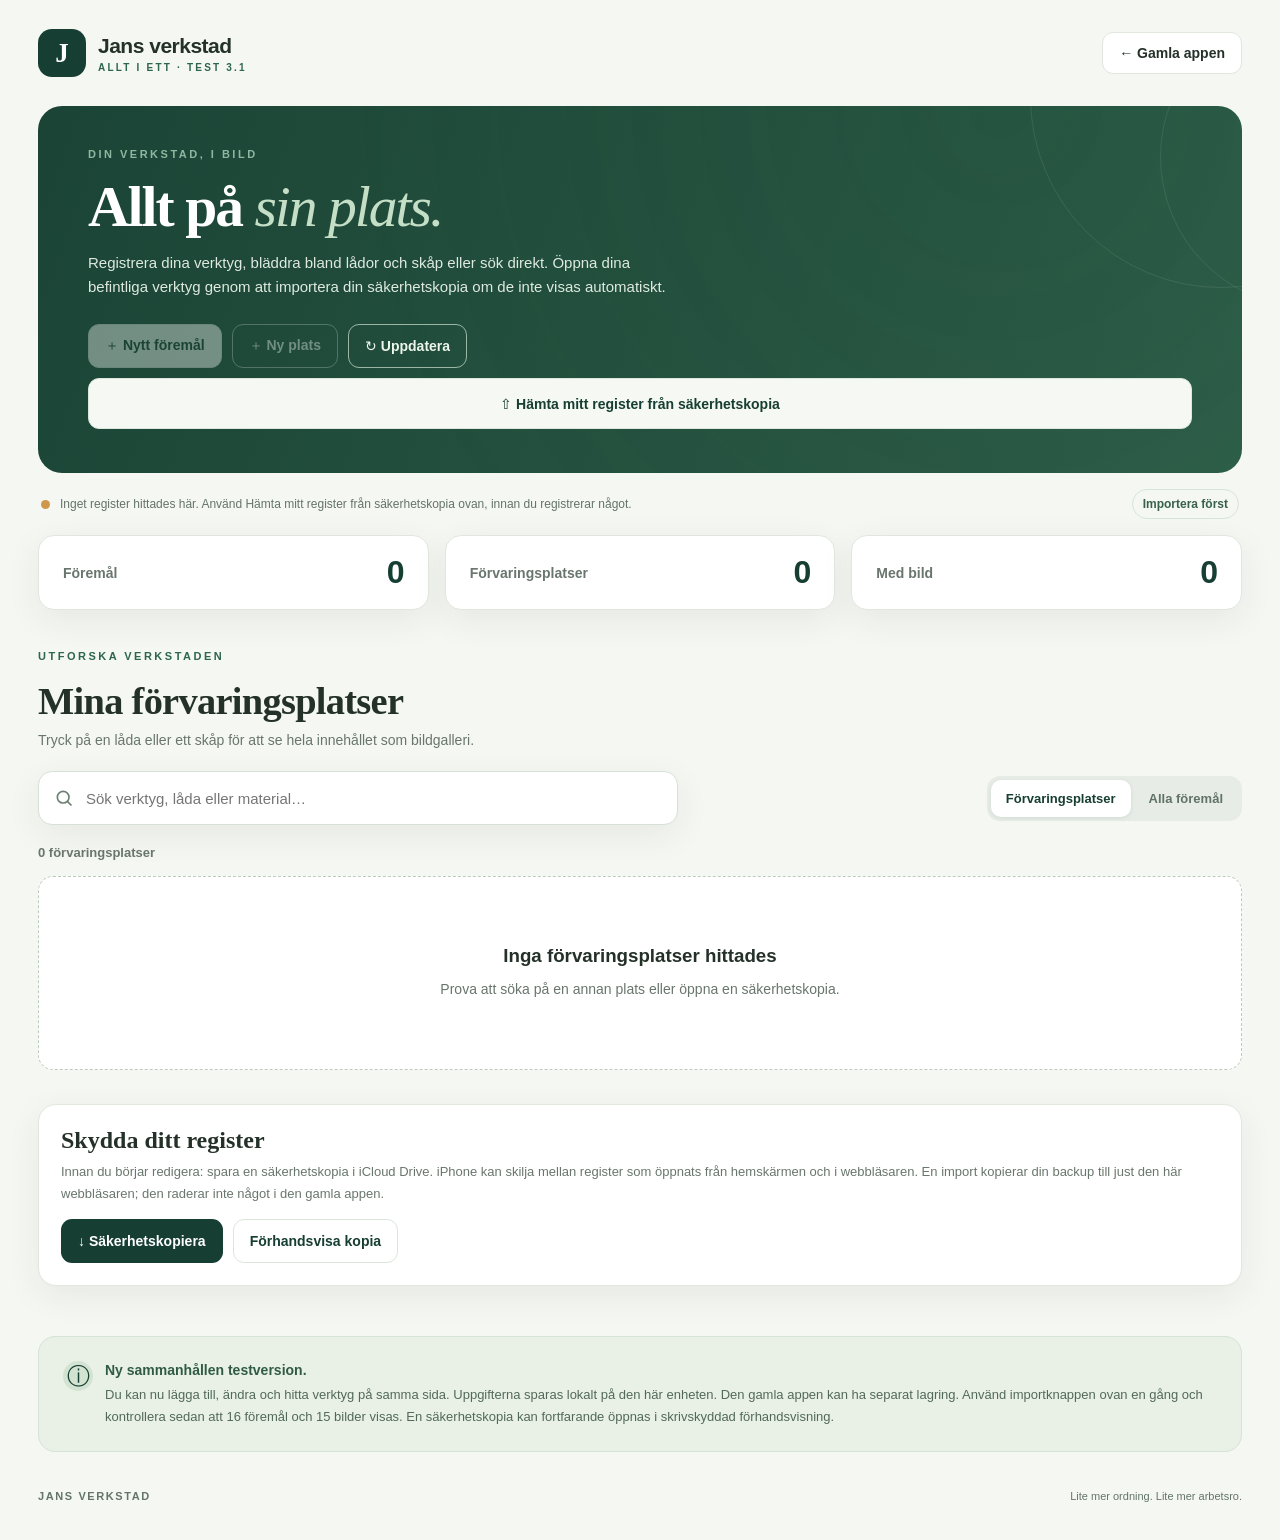
<file: verkstad-v3-1-test.html>
<!doctype html>
<html lang="sv">
<head>
<meta charset="UTF-8">
<meta name="viewport" content="width=device-width,initial-scale=1,viewport-fit=cover">
<meta name="theme-color" content="#173e32">
<meta name="description" content="Jans verkstad – registrera, hitta och bläddra bland verktyg och förvaringsplatser.">
<title>Jans verkstad 3.1 – säker import</title>
<style>
:root{--ink:#243129;--forest:#173e32;--forest2:#2c6550;--pale:#f5f7f2;--cream:#f9f7ef;--line:#e1e7de;--muted:#69766d;--white:#fff;--shadow:0 10px 35px rgba(32,57,45,.07);font-family:Inter,-apple-system,BlinkMacSystemFont,'Segoe UI',Arial,sans-serif;font-synthesis:none;color:var(--ink);background:var(--pale)}*{box-sizing:border-box}body{margin:0}button,input{font:inherit}button{cursor:pointer}button:focus-visible,a:focus-visible,input:focus-visible{outline:3px solid #a7cfb8;outline-offset:2px}a{color:inherit;text-decoration:none}.shell{max-width:1420px;margin:0 auto;padding:0 38px}.top{height:106px;display:flex;justify-content:space-between;align-items:center}.logo{display:flex;align-items:center;gap:12px}.logo-icon{width:48px;height:48px;border-radius:14px;background:var(--forest);color:white;display:grid;place-items:center;font:800 27px Georgia,serif}.logo b{display:block;font-size:21px;letter-spacing:-.5px}.logo small{display:block;font-size:10px;letter-spacing:2.2px;font-weight:800;color:var(--forest2);margin-top:4px}.back{font-size:14px;font-weight:700;border:1px solid var(--line);padding:12px 16px;border-radius:11px;background:white}.hero{padding:42px 50px 44px;background:linear-gradient(110deg,rgba(17,60,45,.96),rgba(38,88,66,.96)),radial-gradient(circle at 80% 0%,#a0b89b,transparent 65%);color:white;border-radius:24px;position:relative;overflow:hidden}.hero:before,.hero:after{content:'';position:absolute;width:380px;height:380px;border:1px solid rgba(255,255,255,.09);border-radius:50%;right:-170px;top:-200px}.hero:after{width:300px;height:300px;right:-220px;top:-100px}.eyebrow{font-size:11px;letter-spacing:2.5px;font-weight:800;margin:0 0 16px;color:#90b8a1}.hero h1{font:600 clamp(34px,4.5vw,61px)/1.07 Georgia,'Times New Roman',serif;letter-spacing:-2px;margin:0 0 13px}.hero h1 em{font-weight:400;color:#c5dec6}.hero p:not(.eyebrow){max-width:580px;line-height:1.65;color:#deeae0;margin:0 0 24px;font-size:15px}.hero-actions{display:flex;gap:10px;flex-wrap:wrap}.button{border-radius:11px;padding:12px 16px;font-size:14px;font-weight:750;border:1px solid transparent}.button.secondary{border:1px solid #dbe7dd;background:white;color:var(--forest)}.hero .secondary{background:#f5f8f3}.button.light{background:transparent;color:#edf5ed;border-color:#9bb6a5}.button.primary{background:var(--forest);color:white}.statusbar{display:flex;align-items:center;gap:10px;padding:16px 3px;color:#65736a;font-size:12px;line-height:1.5}.status-dot{width:9px;height:9px;background:#cf974c;border-radius:50%;flex-shrink:0}.status-dot.active{background:#428a5d}.read-only{margin-left:auto;border:1px solid #d6e5da;border-radius:99px;font-weight:750;color:#386149;padding:5px 10px;white-space:nowrap}.stats{display:grid;grid-template-columns:repeat(3,minmax(0,1fr));gap:16px}.stats>div{border:1px solid var(--line);border-radius:16px;background:white;padding:18px 24px;display:flex;align-items:center;justify-content:space-between;box-shadow:var(--shadow)}.stats span{color:var(--muted);font-size:14px;font-weight:600}.stats b{font-size:32px;font-weight:780;color:var(--forest);letter-spacing:-1px}.workspace{margin-top:40px}.workhead{display:flex;justify-content:space-between;align-items:flex-end}.workhead h2{font:600 clamp(29px,3vw,39px)/1.2 Georgia,'Times New Roman',serif;letter-spacing:-.7px;margin:0 0 8px}.workhead p:not(.eyebrow){color:var(--muted);margin:0 0 23px;font-size:14px}.workhead .eyebrow{color:var(--forest2)}.toolbar{display:flex;align-items:center;gap:16px;justify-content:space-between;flex-wrap:wrap}.search{display:flex;align-items:center;background:white;border:1px solid #d7e1d6;border-radius:14px;padding:0 15px;gap:10px;flex:1 1 360px;max-width:640px;box-shadow:var(--shadow)}.search svg{color:#6e8073;flex-shrink:0}.search input{height:52px;border:none;outline:none;min-width:0;flex:1;font-size:15px;color:var(--ink);background:transparent}.search input:focus{outline:none}.tabs{display:flex;background:#e7ede6;border-radius:13px;padding:4px;gap:3px}.tabs button{border:0;background:transparent;color:#617266;padding:11px 15px;border-radius:10px;font-size:13px;font-weight:750;white-space:nowrap}.tabs button[aria-pressed=true]{background:white;color:var(--forest);box-shadow:0 1px 4px #a5b5aa55}.results-count{color:var(--muted);font-size:13px;font-weight:650;padding:20px 0 16px}.place-grid{display:grid;grid-template-columns:repeat(3,minmax(0,1fr));gap:18px}.place,.item{text-align:left;background:white;border:1px solid #dde6dc;border-radius:17px;overflow:hidden;box-shadow:var(--shadow);transition:transform .15s,border-color .15s;min-width:0}.place:hover,.item:hover{border-color:#88b19a;transform:translateY(-2px)}.collage{display:grid;grid-template-columns:1fr 1fr;grid-template-rows:1fr 1fr;height:205px;gap:3px;background:#e8eee7}.collage-slot{overflow:hidden;background:#e6eae0;display:grid;place-items:center}.collage-slot img{width:100%;height:100%;object-fit:cover}.slot-blank{color:#91aa95;font-size:30px}.place-caption{padding:17px 19px;display:flex;align-items:center;justify-content:space-between;gap:6px}.place-caption h3{font-size:18px;letter-spacing:-.3px;margin:0 0 7px}.place-caption p{color:var(--muted);font-size:13px;margin:0}.arr{width:36px;height:36px;flex-shrink:0;background:#eff4ed;color:var(--forest);display:grid;place-items:center;border-radius:50%;font-size:19px}.item-grid{display:grid;grid-template-columns:repeat(4,minmax(0,1fr));gap:18px}.item-image{height:188px;background:#e9eee7;position:relative;display:flex;justify-content:center;align-items:center}.item-image img{width:100%;height:100%;object-fit:cover}.placeholder{font-size:80px;color:#b4c3b5;font-family:Georgia,serif}.qty{position:absolute;right:11px;top:11px;font-weight:800;font-size:11px;color:#284537;background:#fffdf0e8;padding:6px 10px;border-radius:30px}.item-info{padding:15px 16px 17px}.tag{text-transform:uppercase;font-size:10px;font-weight:800;letter-spacing:1.5px;color:#447359}.item-info h3{font-size:16px;line-height:1.4;min-height:44px;letter-spacing:-.25px;margin:7px 0 12px}.item-where{border-top:1px solid #e8eee7;display:flex;gap:6px;padding-top:11px;color:#637368;font-size:12px}.item-where span:first-child{color:#337453;font-size:17px}.context{margin-top:17px}.linkback{border:0;background:transparent;color:#2c7151;font-weight:750;padding:8px 0;font-size:14px}.category-filters{display:flex;gap:7px;overflow-x:auto;padding-top:20px;scrollbar-width:none}.category{border:1px solid #dbe5dc;border-radius:99px;background:white;white-space:nowrap;color:#51645a;font-size:12px;padding:9px 13px;font-weight:700}.category.active{background:var(--forest);color:white;border-color:var(--forest)}.place-results{background:white;border:1px solid var(--line);border-radius:15px;margin-top:18px;padding:16px}.place-results h3{margin:0 0 10px;font-size:14px}.mini-items{display:flex;gap:8px;flex-wrap:wrap}.mini-item{border-radius:8px;border:1px solid #d8e6d9;background:#f2f7f0;padding:9px 12px;color:#244c37;font-size:12px}.empty{padding:58px 20px;text-align:center;background:white;border:1px dashed #bccbbc;border-radius:15px}.empty-glyph{display:block;font-size:58px;color:#97aa9a}.empty h3{margin:10px 0}.empty p{color:var(--muted);font-size:14px}.help{display:flex;align-items:start;gap:12px;margin-top:50px;padding:24px;border:1px solid #d6e3d7;background:#e9f1e7;border-radius:17px}.help-icon{height:30px;width:30px;border-radius:50%;display:grid;place-items:center;background:#d3e3d1;color:var(--forest);font-size:23px;font-family:Georgia,serif;flex-shrink:0}.help strong{font-size:14px;color:#305b43}.help p{margin:5px 0 0;color:#52695a;font-size:13px;line-height:1.65}footer{display:flex;justify-content:space-between;gap:12px;font-size:11px;letter-spacing:1.6px;font-weight:750;color:#63746a;padding:38px 0}footer span{letter-spacing:0;font-weight:500}dialog{position:fixed;inset:0;margin:auto;border:0;border-radius:21px;background:white;padding:27px;width:min(95vw,550px);max-height:90vh;overflow:auto;box-shadow:0 20px 80px #102a2080;color:var(--ink)}dialog::backdrop{background:#0f261b9c}.detail-head{display:flex;justify-content:space-between;gap:12px;align-items:start}.detail-head small{font-size:11px;color:#3f7752;letter-spacing:1px;font-weight:800;text-transform:uppercase}.detail-head h2{font:600 30px Georgia,serif;margin:7px 0 20px}.x{border:1px solid #e0e7df;background:#fff;border-radius:50%;width:38px;height:38px;font-size:25px}.detail-media{width:100%;height:min(50vh,330px);background:#edf1ea;display:flex;justify-content:center;align-items:center;border-radius:12px;overflow:hidden}.detail-media img{width:100%;height:100%;object-fit:contain}.detail-location{background:#eff5ef;border-radius:10px;padding:14px;margin:18px 0}.detail-location small{display:block;font-size:10px;letter-spacing:1.5px;color:#607b68;font-weight:850}.detail-location b{display:block;margin-top:6px;font-size:19px}dl{display:grid;grid-template-columns:100px 1fr;gap:12px 10px;margin:20px 0}dt{color:var(--muted);font-size:13px}dd{margin:0;font-size:14px;white-space:pre-wrap;overflow-wrap:anywhere}.detail-actions{display:flex;gap:8px;justify-content:flex-end;flex-wrap:wrap}.detail-actions .secondary{border-color:#e3e9e3}@media(max-width:950px){.item-grid{grid-template-columns:repeat(3,minmax(0,1fr))}.place-grid{grid-template-columns:repeat(2,minmax(0,1fr))}.shell{padding:0 22px}}@media(max-width:650px){.shell{padding:0 15px}.top{height:80px}.logo-icon{height:40px;width:40px;border-radius:11px}.logo b{font-size:18px}.logo small{font-size:9px;letter-spacing:1.15px}.back{font-size:12px;padding:9px}.hero{padding:29px 23px;border-radius:19px}.hero h1{font-size:39px;letter-spacing:-1.5px}.hero p:not(.eyebrow){font-size:13px}.hero-actions{display:grid;grid-template-columns:1fr 1fr;gap:8px}.hero-actions .button{font-size:12px;padding:12px 8px}.statusbar{align-items:start;gap:6px}.read-only{font-size:10px;padding:4px 7px}.stats{gap:8px}.stats>div{display:block;text-align:center;padding:12px 4px;border-radius:12px}.stats span{display:block;font-size:10px}.stats b{display:block;font-size:25px;margin-top:6px}.workspace{margin-top:34px}.workhead h2{font-size:31px}.toolbar{display:grid;gap:12px}.search{width:100%}.tabs{width:100%;display:grid;grid-template-columns:1fr 1fr}.tabs button{font-size:12px}.place-grid{gap:12px}.collage{height:140px}.place-caption{padding:14px}.place-caption h3{font-size:15px}.place-caption p{font-size:11px}.arr{width:28px;height:28px}.item-grid{grid-template-columns:repeat(2,minmax(0,1fr));gap:11px}.item-image{height:158px}.item-info{padding:12px 11px}.item-info h3{font-size:13px;min-height:36px}.item-where{font-size:10px}.qty{font-size:10px;padding:5px 7px}.help{margin-top:30px;padding:16px}footer{padding:28px 0;display:block;line-height:2}footer span{display:block}dialog{padding:20px}.detail-head h2{font-size:26px}}@media(max-width:355px){.place-grid{grid-template-columns:1fr}.collage{height:220px}}

[hidden]{display:none !important}


/* Redigering och säkerhetskopiering i allt-i-ett-test */
.context-action{margin-left:8px;font-size:12px;padding:7px 11px}
.hero-actions{display:flex;gap:10px;flex-wrap:wrap}.hero-actions .button{min-height:44px}.data-panel{background:#fff;border:1px solid var(--line);border-radius:18px;padding:22px;margin-top:34px;box-shadow:var(--shadow)}.data-panel h3{font:600 24px Georgia,serif;margin:0 0 7px}.data-panel p{font-size:13px;color:var(--muted);line-height:1.7;margin:0 0 14px}.data-buttons{display:flex;gap:10px;flex-wrap:wrap}.pick-file{position:relative;cursor:pointer;display:inline-flex;align-items:center}.pick-file input{position:absolute;inset:0;width:100%;opacity:0;cursor:pointer}.button.danger{background:#fff5f3;color:#aa453a;border:1px solid #edccc6}.button:disabled{opacity:.4;cursor:not-allowed}.form-dialog{width:min(94vw,610px)}.form-dialog form{display:grid;gap:16px}.field{display:flex;flex-direction:column;gap:7px;font-size:14px;font-weight:700}.field input,.field select,.field textarea{width:100%;min-width:0;background:#fff;border:1px solid #d7e1d6;border-radius:11px;padding:12px 14px;font:400 16px system-ui,sans-serif;color:#243129}.field-row{display:grid;grid-template-columns:1fr 110px;gap:13px}.editor-actions{display:flex;justify-content:flex-end;gap:8px;padding-top:7px}.photo-preview{height:185px;background:#eef2ea;border:1px dashed #c6d5c6;border-radius:12px;display:grid;place-items:center;color:#748275;font-size:13px;overflow:hidden}.photo-preview img{height:100%;width:100%;object-fit:contain}.data-panel .button,.editor-actions .button{min-height:44px}.detail-actions .danger{margin-right:auto}@media(max-width:650px){.hero-actions{display:grid;grid-template-columns:1fr 1fr}.hero-actions .button{min-height:51px}.hero-actions .button:last-child{grid-column:1/-1}.field-row{grid-template-columns:1fr 100px}.detail-actions{justify-content:stretch}.detail-actions button{flex:1 1 43%}.detail-actions .danger{flex:1 1 43%}}
.hero-actions #restoreFile{flex-basis:100%;min-height:51px}.hero-actions #restoreFile:disabled{opacity:.6}</style>

</head>
<body>
<div class="shell">
 <header class="top"><a class="logo" href="./" aria-label="Tillbaka till Jans verkstad"><span class="logo-icon">J</span><span><b>Jans verkstad</b><small>ALLT I ETT · TEST 3.1</small></span></a><a class="back" href="./">← Gamla appen</a></header>
 <main>
  <section class="hero"><p class="eyebrow">DIN VERKSTAD, I BILD</p><h1>Allt på <em>sin plats.</em></h1><p>Registrera dina verktyg, bläddra bland lådor och skåp eller sök direkt. Öppna dina befintliga verktyg genom att importera din säkerhetskopia om de inte visas automatiskt.</p><div class="hero-actions"><button id="newItem" class="button secondary">＋ Nytt föremål</button><button id="newPlace" class="button light">＋ Ny plats</button><button id="refresh" class="button light">↻ Uppdatera</button><button id="restoreFile" class="button secondary">⇧ Hämta mitt register från säkerhetskopia</button><input id="restoreInput" type="file" accept="application/json,.json" hidden></div></section>
  <section id="statusBar" class="statusbar" aria-live="polite"><span class="status-dot"></span><span id="status">Läser in registret…</span><span class="read-only" id="modeLabel">Lokalt register</span></section>
  <section class="stats" aria-label="Översikt"><div><span>Föremål</span><b id="statItems">–</b></div><div><span>Förvaringsplatser</span><b id="statPlaces">–</b></div><div><span>Med bild</span><b id="statPhotos">–</b></div></section>
  <section class="workspace">
   <div class="workhead"><div><p class="eyebrow">UTFORSKA VERKSTADEN</p><h2 id="sectionTitle">Mina förvaringsplatser</h2><p id="sectionSub">Varje låda och skåp har sitt eget bildgalleri.</p></div></div>
   <div class="toolbar"><div class="search"><svg viewBox="0 0 24 24" width="20" height="20" aria-hidden="true"><circle cx="11" cy="11" r="7" fill="none" stroke="currentColor" stroke-width="2"/><path d="m16 16 5 5" stroke="currentColor" stroke-width="2" fill="none"/></svg><input id="search" type="search" aria-label="Sök bland verktyg och platser" placeholder="Sök verktyg, låda eller material…" autocomplete="off"></div><nav class="tabs" aria-label="Välj vy"><button id="tabPlaces" aria-pressed="true">Förvaringsplatser</button><button id="tabItems" aria-pressed="false">Alla föremål</button></nav></div>
   <div id="context" class="context" hidden></div><div id="placeResults" class="place-results" hidden></div>
   <div id="categoryFilters" class="category-filters" hidden></div>
   <div id="resultsCount" class="results-count" aria-live="polite"></div>
   <div id="content" class="content"></div>
  </section>
  <section class="data-panel" aria-label="Säkerhetskopiering"><h3>Skydda ditt register</h3><p>Innan du börjar redigera: spara en säkerhetskopia i iCloud Drive. iPhone kan skilja mellan register som öppnats från hemskärmen och i webbläsaren. En import kopierar din backup till just den här webbläsaren; den raderar inte något i den gamla appen.</p><div class="data-buttons"><button class="button primary" id="exportBackup">↓ Säkerhetskopiera</button><button class="button secondary" id="loadFile">Förhandsvisa kopia</button><input id="file" type="file" accept="application/json,.json" hidden></div></section>
  <aside class="help"><div class="help-icon">ⓘ</div><div><strong>Ny sammanhållen testversion.</strong><p>Du kan nu lägga till, ändra och hitta verktyg på samma sida. Uppgifterna sparas lokalt på den här enheten. Den gamla appen kan ha separat lagring. Använd importknappen ovan en gång och kontrollera sedan att 16 föremål och 15 bilder visas. En säkerhetskopia kan fortfarande öppnas i skrivskyddad förhandsvisning.</p></div></aside>
 </main><footer>JANS VERKSTAD <span>Lite mer ordning. Lite mer arbetsro.</span></footer>
</div>
<dialog id="detail"><div class="detail-head"><div><small id="detailCat"></small><h2 id="detailName"></h2></div><button id="closeDetail" class="x" aria-label="Stäng">×</button></div><div class="detail-media" id="detailMedia"></div><div class="detail-location"><small>PLACERING</small><b id="detailLocation"></b></div><dl id="detailFacts"></dl><div class="detail-actions"><button id="editItem" class="button primary">Redigera</button><button id="showLocation" class="button secondary">Visa hela lådan →</button><button id="deleteItem" class="button danger">Ta bort</button><button id="closeDetailBottom" class="button secondary">Stäng</button></div></dialog>
<dialog id="itemEditor" class="form-dialog"><div class="detail-head"><div><small>MITT REGISTER</small><h2 id="formTitle">Nytt föremål</h2></div><button class="x" type="button" id="closeEditor" aria-label="Stäng">×</button></div>
<form id="itemForm"><label class="field">Namn *<input id="fName" maxlength="200" required placeholder="Till exempel: Hylsnyckelsats"></label><div class="field-row"><label class="field">Kategori<select id="fCategory"><option>Handverktyg</option><option>Elverktyg</option><option>Tillbehör</option><option>Material</option><option>Förbrukning</option><option>Övrigt</option></select></label><label class="field">Antal *<input id="fQuantity" inputmode="numeric" type="number" min="1" max="1000000" step="1" value="1" required></label></div><label class="field">Placering *<input id="fLocation" list="knownPlaces" maxlength="200" required placeholder="Till exempel: Plåtlåda 1"><datalist id="knownPlaces"></datalist></label><label class="field">Sökord<input id="fKeywords" placeholder="Till exempel: hylsor, Teng Tools"></label><label class="field">Anteckningar<textarea id="fNotes" rows="3" placeholder="Till exempel: 1 förpackning med 50 blad"></textarea></label><div class="field"><span>Fotografi</span><div id="photoPreview" class="photo-preview">Inget foto valt</div><div class="data-buttons"><label class="button secondary pick-file">Välj eller ta foto<input id="photoInput" type="file" accept="image/*"></label><button class="button secondary" type="button" id="removePhoto">Ta bort foto</button></div></div><div class="editor-actions"><button class="button secondary" type="button" id="cancelEditor">Avbryt</button><button class="button primary" type="submit" id="saveItem">Spara föremål</button></div></form></dialog>
<dialog id="placeEditor" class="form-dialog"><div class="detail-head"><div><small>FÖRVARINGSPLATSER</small><h2 id="placeFormTitle">Ny förvaringsplats</h2></div><button class="x" type="button" id="closePlaceEditor" aria-label="Stäng">×</button></div><form id="placeForm"><label class="field">Namn på låda, hylla eller skåp *<input id="pName" maxlength="200" required placeholder="Till exempel: Plåtlåda 3"></label><div class="editor-actions"><button class="button secondary" type="button" id="cancelPlaceEditor">Avbryt</button><button class="button primary" type="submit">Spara plats</button></div></form></dialog>
<script>
'use strict';
// Jans verkstad 3.1. Samma IndexedDB-format, valfri säker engångsimport.
const $ = id => document.getElementById(id);
const state = {items:[],places:[],source:'',tab:'places',location:'',query:'',category:'Alla',selected:null,readonly:true,editing:null,editingPlace:null,photoData:undefined};
const categories = ['Alla','Handverktyg','Elverktyg','Tillbehör','Material','Förbrukning','Övrigt'];
const synonyms = [
 ['hylsa','hylsor','hylsnyckel','hylsnycklar','hylsnyckelsats','hylsnyckelsatser'],
 ['sagblad','bagsag','bagsagsblad','bagfil','bagfilsblad','sandflex'],
 ['blocknyckel','blocknycklar','fastnyckel','fastnycklar'],
 ['huggmejsel','huggmejslar','mejsel','mejslar'],
 ['avdragare','avdragareverktyg'],
 ['dorn','dornar'],
 ['forvaring','plats','lada','skap','hylla']
];
function norm(s){return String(s||'').toLocaleLowerCase('sv').normalize('NFD').replace(/[\u0300-\u036f]/g,'').replace(/[^a-z0-9]+/g,' ' ).trim();}
const synonymGroups = synonyms.map(g=>g.map(norm));
function expand(word){const n=norm(word);const group=synonymGroups.find(g=>g.some(x=>x===n));return group||[n];}
function searchMatch(text,q=state.query){const hay=' '+norm(text)+' ';const terms=norm(q).split(/\s+/).filter(Boolean);return terms.every(term=>expand(term).some(variant=>hay.includes(variant)||hay.includes(' '+variant)) || hay.includes(term));}
function text(tag,txt,cls){const el=document.createElement(tag);el.textContent=txt;if(cls)el.className=cls;return el;}
function el(tag,cls){const x=document.createElement(tag);if(cls)x.className=cls;return x;}
function imageFor(item){const src=item&&item.photo;return typeof src==='string'&&/^data:image\/(jpeg|png|webp);base64,/.test(src)?src:null;}
function addImg(parent,item,cls=''){const src=imageFor(item);if(src){const i=new Image();i.src=src;i.alt=item.name;i.loading='lazy';if(cls)i.className=cls;parent.append(i);}else{const e=text('span','⌁','placeholder '+cls);e.setAttribute('aria-hidden','true');parent.append(e);}}
function countInPlace(place){return state.items.filter(it=>it.location===place).length;}
function placesAll(){const result=state.places.filter(x=>x&&typeof x.name==='string').map(x=>({id:x.id||x.name,name:x.name}));for(const it of state.items){if(it.location&&!result.some(p=>p.name===it.location))result.push({id:it.location,name:it.location});}return result.sort((a,b)=>a.name.localeCompare(b.name,'sv',{numeric:true}));}
function setSource(items,places,label,readonly){state.items=items.filter(x=>x&&x.name&&x.location).slice().sort((a,b)=>String(b.updated||'').localeCompare(String(a.updated||'')));state.places=places;state.source=label;state.readonly=readonly;state.tab='places';state.category='Alla';state.location='';state.query='';$('search').value='';$('modeLabel').textContent=readonly?'Endast förhandsvisning':'Lokalt register';$('newItem').disabled=readonly;$('newPlace').disabled=readonly;render();}
function setStatus(msg,ok){$('status').textContent=msg;document.querySelector('.status-dot').classList.toggle('active',!!ok);}
async function readFromDevice(){try{const db=await new Promise((resolve,reject)=>{const r=indexedDB.open('jans-verkstad-mobil',1);r.onupgradeneeded=()=>{if(!r.result.objectStoreNames.contains('register'))r.result.createObjectStore('register');};r.onsuccess=()=>resolve(r.result);r.onerror=()=>reject(r.error);r.onblocked=()=>reject(new Error('Databasen används av en annan flik.'));});if(!db.objectStoreNames.contains('register')){db.close();throw new Error('Inget register hittades i den här webbläsaren.');}const data=await new Promise((resolve,reject)=>{const t=db.transaction('register','readonly'),r=t.objectStore('register').get('data');r.onsuccess=()=>resolve(r.result||null);r.onerror=()=>reject(r.error);});db.close();if(!data||!Array.isArray(data.items)||!Array.isArray(data.places)||(!data.items.length&&!data.places.length))throw new Error('Inga föremål finns i den här webbläsarens register.');setSource(data.items,data.places,'Lokal lagring på den här enheten',false);setStatus('Lokalt register · '+data.items.length+' föremål · ändringar sparas i denna webbläsare',true);}catch(e){if(state.source){setStatus('Kunde inte uppdatera: '+e.message,false);}else{setSource([],[],'',true);$('modeLabel').textContent='Importera först';setStatus('Inget register hittades här. Använd Hämta mitt register från säkerhetskopia ovan, innan du registrerar något.',false);}}}
async function openFile(file){if(!file)return;try{if(file.size>150*1024*1024)throw new Error('Filen är större än 150 MB.');const o=JSON.parse(await file.text());if(o.format!=='jans-verkstad'||o.version!==1||!Array.isArray(o.items)||!Array.isArray(o.places))throw new Error('Filen är inte en giltig säkerhetskopia från Jans verkstad.');setSource(o.items,o.places,'Säkerhetskopia: '+file.name,true);setStatus('Förhandsvisar säkerhetskopian '+file.name+' · inget har importerats',true);}catch(e){alert('Kunde inte läsa filen: '+e.message);}}
function setTab(t){state.tab=t;state.location='';state.category='Alla';render();}
function showPlace(name){state.tab='places';state.location=name;state.category='Alla';state.query='';$('search').value='';render();window.scrollTo({top:document.querySelector('.workspace').offsetTop-20,behavior:'smooth'});}
function matchItem(i){const place=state.location?i.location===state.location:true;const category=state.category==='Alla'||i.category===state.category;return place&&category&&searchMatch([i.name,i.location,i.category,i.keywords,i.notes].join(' '));}
function makeCard(i){const card=el('button','item');card.type='button';const media=el('div','item-image');addImg(media,i);const badge=text('span',String(i.quantity||1)+' st','qty');media.append(badge);card.append(media);const info=el('div','item-info');info.append(text('span',i.category||'Övrigt','tag'),text('h3',i.name));const where=el('div','item-where');where.append(text('span','⌖'),text('span',i.location));info.append(where);card.append(info);card.addEventListener('click',()=>openDetail(i));return card;}
function drawItems(list){const content=$('content');content.replaceChildren();if(!list.length){const e=el('div','empty');e.append(text('span','⌕','empty-glyph'),text('h3','Inga föremål hittades'),text('p',state.query?'Prova ett annat sökord. Du kan söka på både namn och plats.':'Här finns inga registrerade föremål ännu.'));content.append(e);return;}const g=el('div','item-grid');for(const i of list)g.append(makeCard(i));content.append(g);}
function makePlaceCard(p){const inPlace=state.items.filter(i=>i.location===p.name);const card=el('button','place');card.type='button';const collage=el('div','collage');const withPhoto=inPlace.filter(i=>imageFor(i)).slice(0,4);for(let ix=0;ix<4;ix++){const slot=el('div','collage-slot');if(withPhoto[ix])addImg(slot,withPhoto[ix]);else slot.append(text('span',ix===0?'⌂':'','slot-blank'));collage.append(slot);}card.append(collage);const cap=el('div','place-caption');const a=el('div');a.append(text('h3',p.name),text('p',inPlace.length+' föremål'));cap.append(a,text('span','→','arr'));card.append(cap);card.addEventListener('click',()=>showPlace(p.name));return card;}
function drawPlaces(places){const content=$('content');content.replaceChildren();if(!places.length){const empty=el('div','empty');empty.append(text('h3','Inga förvaringsplatser hittades'),text('p','Prova att söka på en annan plats eller öppna en säkerhetskopia.'));content.append(empty);return;}const g=el('div','place-grid');for(const p of places)g.append(makePlaceCard(p));content.append(g);}
function drawCategories(){const holder=$('categoryFilters');holder.replaceChildren();holder.hidden=false;for(const c of categories){const count=state.items.filter(i=>(!state.location||i.location===state.location)&&(c==='Alla'||i.category===c)).length;if(c!=='Alla'&&!count)continue;const btn=text('button',c,'category '+(state.category===c?'active':''));btn.type='button';btn.setAttribute('aria-pressed',String(state.category===c));btn.addEventListener('click',()=>{state.category=c;render();});holder.append(btn);}}
function render(){const allPlaces=placesAll();$('statItems').textContent=state.items.length.toLocaleString('sv');$('statPlaces').textContent=allPlaces.length.toLocaleString('sv');$('statPhotos').textContent=state.items.filter(imageFor).length.toLocaleString('sv');$('tabPlaces').setAttribute('aria-pressed',String(state.tab==='places'));$('tabItems').setAttribute('aria-pressed',String(state.tab==='items'));const context=$('context'),placeResults=$('placeResults');context.replaceChildren();placeResults.replaceChildren();context.hidden=true;placeResults.hidden=true;$('categoryFilters').hidden=true;
 if(state.location){const current=state.location;context.hidden=false;const back=text('button','← Alla förvaringsplatser','linkback');back.addEventListener('click',()=>{state.location='';state.tab='places';render();});context.append(back);if(!state.readonly){const place=placesAll().find(p=>p.name===current);if(place){const rename=text('button','✎ Byt namn','button secondary context-action');rename.addEventListener('click',()=>startPlace(place));context.append(rename);const remove=text('button','Ta bort plats','button danger context-action');remove.addEventListener('click',()=>deletePlace(place));context.append(remove);}}$('sectionTitle').textContent=current;$('sectionSub').textContent='Alla föremål i '+current+' – tryck på en bild för detaljer.';drawCategories();const hits=state.items.filter(matchItem);$('resultsCount').textContent=hits.length+' föremål';drawItems(hits);return;}
 if(state.tab==='places'){$('sectionTitle').textContent='Mina förvaringsplatser';$('sectionSub').textContent='Tryck på en låda eller ett skåp för att se hela innehållet som bildgalleri.';const places=allPlaces.filter(p=>searchMatch(p.name)||state.items.some(i=>i.location===p.name&&searchMatch([i.name,i.location,i.category,i.keywords,i.notes].join(' '))));$('resultsCount').textContent=places.length+' förvaringsplatser';drawPlaces(places);
 if(state.query){const hits=state.items.filter(i=>searchMatch([i.name,i.location,i.category,i.keywords,i.notes].join(' ')));if(hits.length){placeResults.hidden=false;placeResults.append(text('h3','Matchande föremål ('+hits.length+')'));const g=el('div','mini-items');for(const i of hits.slice(0,6)){const b=text('button',i.name+'  ·  '+i.location,'mini-item');b.addEventListener('click',()=>openDetail(i));g.append(b);}placeResults.append(g);}}return;}
 $('sectionTitle').textContent='Alla föremål';$('sectionSub').textContent='Sök bland verktyg, material och förvaringsplatser.';drawCategories();const filtered=state.items.filter(matchItem);$('resultsCount').textContent=filtered.length+' av '+state.items.length+' föremål';drawItems(filtered);
}
function openDetail(item){state.selected=item;$('detailCat').textContent=item.category||'Föremål';$('detailName').textContent=item.name;$('detailLocation').textContent=item.location;const media=$('detailMedia');media.replaceChildren();addImg(media,item);const facts=$('detailFacts');facts.replaceChildren();function fact(name,value){if(!value)return;facts.append(text('dt',name),text('dd',String(value)));}fact('Antal',String(item.quantity||1)+' st');fact('Sökord',item.keywords);fact('Anteckningar',item.notes);$('editItem').disabled=state.readonly;$('deleteItem').disabled=state.readonly;$('detail').showModal();}
function closeDetail(){if($('detail').open)$('detail').close();}
$('tabPlaces').addEventListener('click',()=>setTab('places'));
$('tabItems').addEventListener('click',()=>setTab('items'));
$('search').addEventListener('input',e=>{state.query=e.target.value.trim();render();});
$('refresh').addEventListener('click',()=>readFromDevice());
$('restoreFile').addEventListener('click',()=>$('restoreInput').click());
$('restoreInput').addEventListener('change',e=>{importLocalBackup(e.target.files[0]);e.target.value='';});
$('loadFile').addEventListener('click',()=>$('file').click());
$('file').addEventListener('change',e=>{openFile(e.target.files[0]);e.target.value='';});
$('closeDetail').addEventListener('click',closeDetail);
$('closeDetailBottom').addEventListener('click',closeDetail);
$('showLocation').addEventListener('click',()=>{const selected=state.selected;closeDetail();if(selected)showPlace(selected.location);});
$('detail').addEventListener('click',e=>{if(e.target===$('detail'))closeDetail();});
document.addEventListener('visibilitychange',()=>{if(!document.hidden&&!state.readonly)readFromDevice();});

// Samma IndexedDB-format som originalappen: jans-verkstad-mobil/register/data.
let dbConnection;
function dbOpen(){if(dbConnection)return dbConnection;dbConnection=new Promise((resolve,reject)=>{const r=indexedDB.open('jans-verkstad-mobil',1);r.onupgradeneeded=()=>{if(!r.result.objectStoreNames.contains('register'))r.result.createObjectStore('register');};r.onsuccess=()=>resolve(r.result);r.onerror=()=>reject(new Error('Lagringen kunde inte öppnas. Använd inte privat surfning.'));});return dbConnection;}
async function mutate(fn){if(state.readonly)throw new Error('Säkerhetskopian visas skrivskyddad. Tryck Uppdatera för att läsa ditt lokala register.');const db=await dbOpen();return new Promise((resolve,reject)=>{const tx=db.transaction('register','readwrite');const req=tx.objectStore('register').get('data');let result,exception;req.onsuccess=()=>{try{const data=req.result||{items:[],places:[]};if(!Array.isArray(data.items)||!Array.isArray(data.places))throw new Error('Okänt databasformat.');result=fn(data);tx.objectStore('register').put(data,'data');}catch(err){exception=err;tx.abort();}};tx.oncomplete=()=>resolve(result);tx.onerror=tx.onabort=()=>reject(exception||new Error('Det gick inte att spara. Kontrollera lagringsutrymmet och säkerhetskopiera.'));});}
function assertWritable(){if(state.readonly){alert('Det här är en förhandsvisning. Tryck på Uppdatera för att öppna det lokala registret först.');return false;}return true;}
function startItem(item=null){if(!assertWritable())return;state.editing=item;state.photoData=undefined;$('formTitle').textContent=item?'Redigera föremål':'Nytt föremål';$('fName').value=item?.name||'';$('fCategory').value=categories.includes(item?.category)?item.category:'Handverktyg';$('fQuantity').value=item?.quantity||1;$('fLocation').value=item?.location||state.location||'';$('fKeywords').value=item?.keywords||'';$('fNotes').value=item?.notes||'';const opts=$('knownPlaces');opts.replaceChildren();for(const p of placesAll()){const o=el('option');o.value=p.name;opts.append(o);}updatePhotoPreview();$('itemEditor').showModal();}
function updatePhotoPreview(){const holder=$('photoPreview');holder.replaceChildren();const src=state.photoData===undefined?state.editing?.photo:state.photoData;if(src&&/^data:image\/(jpeg|png|webp);base64,/.test(src)){const img=new Image();img.src=src;img.alt='Valt foto';holder.append(img);}else holder.textContent='Inget foto valt';}
function stopItem(){if($('itemEditor').open)$('itemEditor').close();state.editing=null;state.photoData=undefined;$('photoInput').value='';}
async function changePhoto(file){if(!file)return;try{if(file.size>30*1024*1024)throw new Error('Välj en bild under 30 MB.');const bitmap=await createImageBitmap(file);const r=Math.min(1,1400/Math.max(bitmap.width,bitmap.height));const cv=document.createElement('canvas');cv.width=Math.max(1,Math.round(bitmap.width*r));cv.height=Math.max(1,Math.round(bitmap.height*r));cv.getContext('2d').drawImage(bitmap,0,0,cv.width,cv.height);bitmap.close();state.photoData=cv.toDataURL('image/jpeg',.82);updatePhotoPreview();}catch(e){alert('Fotot kunde inte öppnas: '+e.message);}}
async function saveItem(event){event.preventDefault();if(!assertWritable())return;const name=$('fName').value.trim(),location=$('fLocation').value.trim(),quantity=Number($('fQuantity').value),category=$('fCategory').value;if(!name||name.length>200||!location||location.length>200||!Number.isInteger(quantity)||quantity<1||quantity>1000000){alert('Ange namn, plats och giltigt antal.');return;}const b=$('saveItem');b.disabled=true;try{const existing=state.editing;await mutate(data=>{if(existing&&!data.items.some(x=>x.id===existing.id))throw new Error('Föremålet finns inte kvar. Uppdatera sidan.');let place=data.places.find(p=>p.name.toLocaleLowerCase('sv')===location.toLocaleLowerCase('sv'));if(!place){place={id:crypto.randomUUID(),name:location};data.places.push(place);}const record={id:existing?.id||crypto.randomUUID(),name,location:place.name,quantity,category,keywords:$('fKeywords').value,notes:$('fNotes').value,photo:state.photoData===undefined?(existing?.photo||null):state.photoData,updated:new Date().toISOString()};const index=existing?data.items.findIndex(x=>x.id===existing.id):-1;if(index>=0)data.items[index]=record;else data.items.push(record);});stopItem();closeDetail();await readFromDevice();setStatus('Föremålet har sparats i ditt lokala register',true);}catch(e){alert(e.message);}finally{b.disabled=false;}}
async function deleteItem(){if(!assertWritable()||!state.selected)return;const item=state.selected;if(!confirm('Vill du verkligen ta bort ”'+item.name+'”? Säkerhetskopiera gärna först.'))return;try{await mutate(data=>{const at=data.items.findIndex(x=>x.id===item.id);if(at<0)throw new Error('Föremålet finns inte längre.');data.items.splice(at,1);});closeDetail();await readFromDevice();setStatus('Föremålet har tagits bort',true);}catch(e){alert(e.message);}}
async function deletePlace(place){if(!assertWritable())return;if(state.items.some(i=>i.location===place.name)){alert('Flytta först föremålen från '+place.name+' innan platsen kan tas bort.');return;}if(!confirm('Ta bort den tomma förvaringsplatsen ”'+place.name+'”?'))return;try{await mutate(data=>{const ix=data.places.findIndex(p=>p.id===place.id);if(ix<0)throw new Error('Platsen finns inte längre.');if(data.items.some(i=>i.location===place.name))throw new Error('Platsen är inte tom.');data.places.splice(ix,1);});await readFromDevice();setStatus('Den tomma förvaringsplatsen har tagits bort',true);}catch(e){alert(e.message);}}
function startPlace(place=null){if(!assertWritable())return;state.editingPlace=place;$('placeFormTitle').textContent=place?'Byt namn på plats':'Ny förvaringsplats';$('pName').value=place?.name||'';$('placeEditor').showModal();}
function stopPlace(){if($('placeEditor').open)$('placeEditor').close();state.editingPlace=null;}
async function savePlace(ev){ev.preventDefault();if(!assertWritable())return;const name=$('pName').value.trim();if(!name||name.length>200){alert('Ange ett namn på förvaringsplatsen.');return;}try{const existing=state.editingPlace;await mutate(data=>{if(data.places.some(p=>p.name.toLocaleLowerCase('sv')===name.toLocaleLowerCase('sv')&&p.id!==existing?.id))throw new Error('Den förvaringsplatsen finns redan.');if(existing){const p=data.places.find(p=>p.id===existing.id);if(!p)throw new Error('Platsen finns inte längre.');const oldName=p.name;p.name=name;data.items.forEach(i=>{if(i.location===oldName){i.location=name;i.updated=new Date().toISOString();}});}else data.places.push({id:crypto.randomUUID(),name});});stopPlace();await readFromDevice();setStatus('Förvaringsplatsen har sparats',true);}catch(e){alert(e.message);}}
async function exportBackup(){try{const db=await dbOpen();const data=await new Promise((resolve,reject)=>{const tx=db.transaction('register','readonly');const req=tx.objectStore('register').get('data');req.onsuccess=()=>resolve(req.result||{items:[],places:[]});req.onerror=()=>reject(req.error);});const json=JSON.stringify({format:'jans-verkstad',version:1,exported:new Date().toISOString(),items:data.items,places:data.places},null,2);const url=URL.createObjectURL(new Blob([json],{type:'application/json'}));const a=el('a');a.href=url;a.download='jans-verkstad-'+new Date().toISOString().slice(0,10)+'.json';document.body.append(a);a.click();a.remove();setTimeout(()=>URL.revokeObjectURL(url),60000);setStatus('Säkerhetskopian har skapats. Spara den i iCloud Drive.',true);}catch(e){alert('Kunde inte exportera: '+e.message);}}
// Engångsimport: validera allt och skriv ENDAST till helt tom lokal databas.
function validateImportedBackup(raw){
 if(!raw||raw.format!=='jans-verkstad'||raw.version!==1||!Array.isArray(raw.items)||!Array.isArray(raw.places))throw new Error('Felaktigt filformat – välj Jans verkstads JSON-säkerhetskopia.');
 if(raw.items.length>20000||raw.places.length>10000)throw new Error('Filen innehåller orimligt många poster.');
 const ids=new Set(),pnames=new Set(),places=[];
 for(const p of raw.places){if(!p||typeof p.id!=='string'||!p.id||ids.has(p.id)||typeof p.name!=='string'||!p.name.trim()||p.name.length>200)throw new Error('Ogiltiga förvaringsplatser.');ids.add(p.id);pnames.add(p.name);places.push({...p});}
 ids.clear();let photos=0;
 const items=raw.items.map(i=>{
  if(!i||typeof i.id!=='string'||!i.id||ids.has(i.id)||typeof i.name!=='string'||!i.name.trim()||i.name.length>200||typeof i.location!=='string'||!i.location.trim()||i.location.length>200||!Number.isInteger(i.quantity)||i.quantity<1||i.quantity>1000000||typeof i.updated!=='string'||!Number.isFinite(Date.parse(i.updated))||!['category','keywords','notes'].every(k=>typeof i[k]==='string'))throw new Error('Ett föremål innehåller ogiltiga uppgifter.');
  if(i.photo!==null&&i.photo!==undefined){if(typeof i.photo!=='string'||!/^data:image\/(jpeg|png|webp);base64,[A-Za-z0-9+/=]+$/.test(i.photo)||i.photo.length>4000000)throw new Error('Ett foto är ogiltigt eller för stort.');photos++;}
  ids.add(i.id);return {...i,photo:i.photo||null};
 });
 for(const i of items)if(!pnames.has(i.location)){places.push({id:crypto.randomUUID(),name:i.location});pnames.add(i.location);}
 return {items,places,photos};
}
async function importLocalBackup(file){
 if(!file)return;
 const button=$('restoreFile');button.disabled=true;
 try{
  if(file.size>150*1024*1024)throw new Error('Filen är för stor.');
  const parsed=validateImportedBackup(JSON.parse(await file.text()));
  if(!parsed.items.length)throw new Error('Säkerhetskopian innehåller inga föremål.');
  const ok=confirm('Säkerhetskopian innehåller '+parsed.items.length+' föremål, '+parsed.places.length+' platser och '+parsed.photos+' bilder. Vill du kopiera den till denna webbläsares lokala register? Den gamla appen och själva filen ändras inte.');
  if(!ok)return;
  const db=await dbOpen();
  await new Promise((resolve,reject)=>{
   const tx=db.transaction('register','readwrite');const store=tx.objectStore('register');const req=store.get('data');let failure;
   req.onsuccess=()=>{
    const old=req.result;
    if(old&&((Array.isArray(old.items)&&old.items.length)||(Array.isArray(old.places)&&old.places.length))){failure=new Error('Det finns redan uppgifter i denna webbläsare. Importen har stoppats för att skydda dem. Exportera först ditt befintliga register.');tx.abort();return;}
    store.put({items:parsed.items,places:parsed.places},'data');
   };
   tx.oncomplete=resolve;tx.onabort=tx.onerror=()=>reject(failure||new Error('Importen kunde inte slutföras. Ingen säker kopia får raderas.'));
  });
  await readFromDevice();
  if(state.items.length!==parsed.items.length||state.items.filter(imageFor).length!==parsed.photos)throw new Error('Importen måste kontrolleras: förväntat antal eller foton stämmer inte.');
  setStatus('Import klar: '+parsed.items.length+' föremål och '+parsed.photos+' bilder har kopierats hit. Spara en ny säkerhetskopia före ändringar.',true);
  alert('Klart! '+parsed.items.length+' föremål och '+parsed.photos+' bilder visas nu. Din gamla app och dess register har inte ändrats.');
 }catch(e){alert('Kunde inte importera: '+e.message);}finally{button.disabled=false;}
}

$('newItem').addEventListener('click',()=>startItem());$('newPlace').addEventListener('click',()=>startPlace());
$('editItem').addEventListener('click',()=>{const item=state.selected;closeDetail();startItem(item);});$('deleteItem').addEventListener('click',deleteItem);
$('closeEditor').addEventListener('click',stopItem);$('cancelEditor').addEventListener('click',stopItem);$('itemForm').addEventListener('submit',saveItem);
$('photoInput').addEventListener('change',e=>{changePhoto(e.target.files[0]);e.target.value='';});$('removePhoto').addEventListener('click',()=>{state.photoData=null;updatePhotoPreview();});
$('closePlaceEditor').addEventListener('click',stopPlace);$('cancelPlaceEditor').addEventListener('click',stopPlace);$('placeForm').addEventListener('submit',savePlace);
$('exportBackup').addEventListener('click',exportBackup);
readFromDevice();

</script>
</body>
</html>
</file>
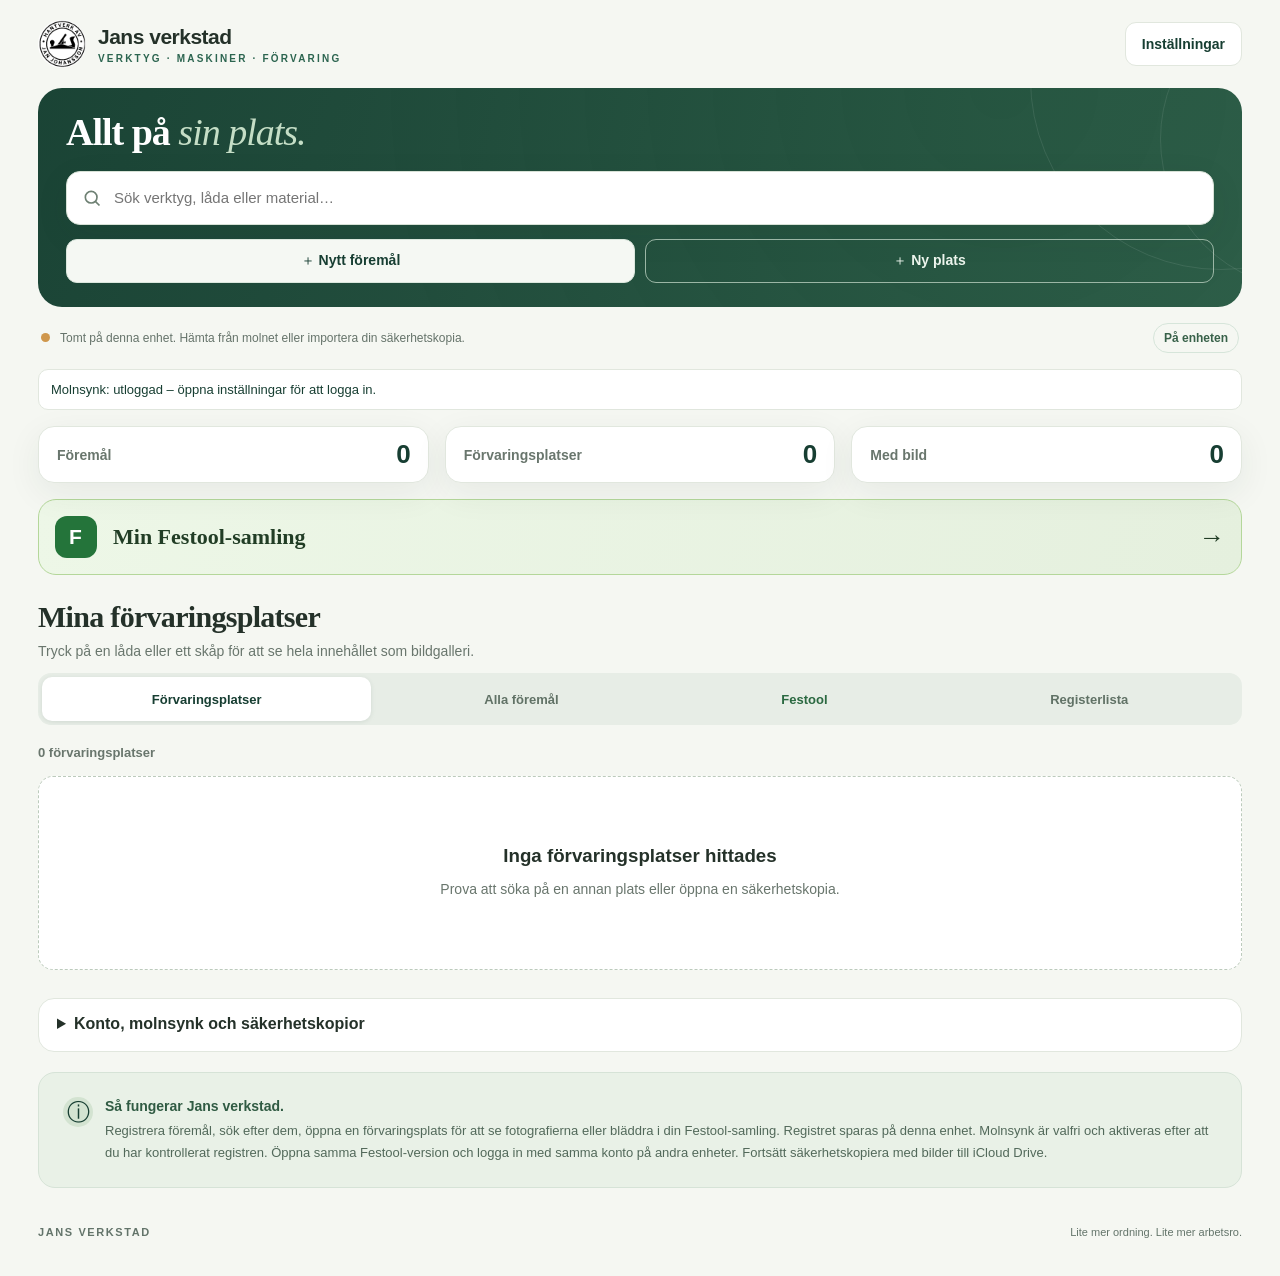
<file: verkstad-v3-2-test.html>
<!doctype html>
<html lang="sv">
<head>
<meta charset="UTF-8">
<meta name="viewport" content="width=device-width,initial-scale=1,viewport-fit=cover">
<meta name="theme-color" content="#173e32">
<meta name="description" content="Jans verkstad – registrera, hitta och bläddra bland verktyg och förvaringsplatser.">
<title>Jans verkstad – Min Festool-samling</title>
<meta name="apple-mobile-web-app-capable" content="yes">
<meta name="apple-mobile-web-app-title" content="Jans verkstad">
<link rel="manifest" href="./verkstad-v3-2.webmanifest?v=20261027b">
<link rel="apple-touch-icon" sizes="256x256" href="./jans-hantverk-256.png?v=20261027b">
<link rel="icon" type="image/png" sizes="256x256" href="./jans-hantverk-256.png?v=20261027b">
<link rel="icon" type="image/svg+xml" href="./icon.svg?v=20261027">
<style>
:root{--ink:#243129;--forest:#173e32;--forest2:#2c6550;--pale:#f5f7f2;--cream:#f9f7ef;--line:#e1e7de;--muted:#69766d;--white:#fff;--shadow:0 10px 35px rgba(32,57,45,.07);font-family:Inter,-apple-system,BlinkMacSystemFont,'Segoe UI',Arial,sans-serif;font-synthesis:none;color:var(--ink);background:var(--pale)}*{box-sizing:border-box}body{margin:0}button,input{font:inherit}button{cursor:pointer}button:focus-visible,a:focus-visible,input:focus-visible{outline:3px solid #a7cfb8;outline-offset:2px}a{color:inherit;text-decoration:none}.shell{max-width:1420px;margin:0 auto;padding:0 38px}.top{height:106px;display:flex;justify-content:space-between;align-items:center}.logo{display:flex;align-items:center;gap:12px}.logo-icon{width:48px;height:48px;border-radius:14px;background:var(--forest);color:white;display:grid;place-items:center;font:800 27px Georgia,serif}.logo b{display:block;font-size:21px;letter-spacing:-.5px}.logo small{display:block;font-size:10px;letter-spacing:2.2px;font-weight:800;color:var(--forest2);margin-top:4px}.back{font-size:14px;font-weight:700;border:1px solid var(--line);padding:12px 16px;border-radius:11px;background:white}.hero{padding:42px 50px 44px;background:linear-gradient(110deg,rgba(17,60,45,.96),rgba(38,88,66,.96)),radial-gradient(circle at 80% 0%,#a0b89b,transparent 65%);color:white;border-radius:24px;position:relative;overflow:hidden}.hero:before,.hero:after{content:'';position:absolute;width:380px;height:380px;border:1px solid rgba(255,255,255,.09);border-radius:50%;right:-170px;top:-200px}.hero:after{width:300px;height:300px;right:-220px;top:-100px}.eyebrow{font-size:11px;letter-spacing:2.5px;font-weight:800;margin:0 0 16px;color:#90b8a1}.hero h1{font:600 clamp(34px,4.5vw,61px)/1.07 Georgia,'Times New Roman',serif;letter-spacing:-2px;margin:0 0 13px}.hero h1 em{font-weight:400;color:#c5dec6}.hero p:not(.eyebrow){max-width:580px;line-height:1.65;color:#deeae0;margin:0 0 24px;font-size:15px}.hero-actions{display:flex;gap:10px;flex-wrap:wrap}.button{border-radius:11px;padding:12px 16px;font-size:14px;font-weight:750;border:1px solid transparent}.button.secondary{border:1px solid #dbe7dd;background:white;color:var(--forest)}.hero .secondary{background:#f5f8f3}.button.light{background:transparent;color:#edf5ed;border-color:#9bb6a5}.button.primary{background:var(--forest);color:white}.statusbar{display:flex;align-items:center;gap:10px;padding:16px 3px;color:#65736a;font-size:12px;line-height:1.5}.status-dot{width:9px;height:9px;background:#cf974c;border-radius:50%;flex-shrink:0}.status-dot.active{background:#428a5d}.read-only{margin-left:auto;border:1px solid #d6e5da;border-radius:99px;font-weight:750;color:#386149;padding:5px 10px;white-space:nowrap}.stats{display:grid;grid-template-columns:repeat(3,minmax(0,1fr));gap:16px}.stats>div{border:1px solid var(--line);border-radius:16px;background:white;padding:18px 24px;display:flex;align-items:center;justify-content:space-between;box-shadow:var(--shadow)}.stats span{color:var(--muted);font-size:14px;font-weight:600}.stats b{font-size:32px;font-weight:780;color:var(--forest);letter-spacing:-1px}.workspace{margin-top:40px}.workhead{display:flex;justify-content:space-between;align-items:flex-end}.workhead h2{font:600 clamp(29px,3vw,39px)/1.2 Georgia,'Times New Roman',serif;letter-spacing:-.7px;margin:0 0 8px}.workhead p:not(.eyebrow){color:var(--muted);margin:0 0 23px;font-size:14px}.workhead .eyebrow{color:var(--forest2)}.toolbar{display:flex;align-items:center;gap:16px;justify-content:space-between;flex-wrap:wrap}.search{display:flex;align-items:center;background:white;border:1px solid #d7e1d6;border-radius:14px;padding:0 15px;gap:10px;flex:1 1 360px;max-width:640px;box-shadow:var(--shadow)}.search svg{color:#6e8073;flex-shrink:0}.search input{height:52px;border:none;outline:none;min-width:0;flex:1;font-size:15px;color:var(--ink);background:transparent}.search input:focus{outline:none}.tabs{display:flex;background:#e7ede6;border-radius:13px;padding:4px;gap:3px}.tabs button{border:0;background:transparent;color:#617266;padding:11px 15px;border-radius:10px;font-size:13px;font-weight:750;white-space:nowrap}.tabs button[aria-pressed=true]{background:white;color:var(--forest);box-shadow:0 1px 4px #a5b5aa55}.results-count{color:var(--muted);font-size:13px;font-weight:650;padding:20px 0 16px}.place-grid{display:grid;grid-template-columns:repeat(3,minmax(0,1fr));gap:18px}.place,.item{text-align:left;background:white;border:1px solid #dde6dc;border-radius:17px;overflow:hidden;box-shadow:var(--shadow);transition:transform .15s,border-color .15s;min-width:0}.place:hover,.item:hover{border-color:#88b19a;transform:translateY(-2px)}.collage{display:grid;grid-template-columns:1fr 1fr;grid-template-rows:1fr 1fr;height:205px;gap:3px;background:#e8eee7}.collage-slot{overflow:hidden;background:#e6eae0;display:grid;place-items:center}.collage-slot img{width:100%;height:100%;object-fit:cover}.slot-blank{color:#91aa95;font-size:30px}.place-caption{padding:17px 19px;display:flex;align-items:center;justify-content:space-between;gap:6px}.place-caption h3{font-size:18px;letter-spacing:-.3px;margin:0 0 7px}.place-caption p{color:var(--muted);font-size:13px;margin:0}.arr{width:36px;height:36px;flex-shrink:0;background:#eff4ed;color:var(--forest);display:grid;place-items:center;border-radius:50%;font-size:19px}.item-grid{display:grid;grid-template-columns:repeat(4,minmax(0,1fr));gap:18px}.item-image{height:188px;background:#e9eee7;position:relative;display:flex;justify-content:center;align-items:center}.item-image img{width:100%;height:100%;object-fit:cover}.placeholder{font-size:80px;color:#b4c3b5;font-family:Georgia,serif}.qty{position:absolute;right:11px;top:11px;font-weight:800;font-size:11px;color:#284537;background:#fffdf0e8;padding:6px 10px;border-radius:30px}.item-info{padding:15px 16px 17px}.tag{text-transform:uppercase;font-size:10px;font-weight:800;letter-spacing:1.5px;color:#447359}.item-info h3{font-size:16px;line-height:1.4;min-height:44px;letter-spacing:-.25px;margin:7px 0 12px}.item-where{border-top:1px solid #e8eee7;display:flex;gap:6px;padding-top:11px;color:#637368;font-size:12px}.item-where span:first-child{color:#337453;font-size:17px}.context{margin-top:17px}.linkback{border:0;background:transparent;color:#2c7151;font-weight:750;padding:8px 0;font-size:14px}.category-filters{display:flex;gap:7px;overflow-x:auto;padding-top:20px;scrollbar-width:none}.category{border:1px solid #dbe5dc;border-radius:99px;background:white;white-space:nowrap;color:#51645a;font-size:12px;padding:9px 13px;font-weight:700}.category.active{background:var(--forest);color:white;border-color:var(--forest)}.place-results{background:white;border:1px solid var(--line);border-radius:15px;margin-top:18px;padding:16px}.place-results h3{margin:0 0 10px;font-size:14px}.mini-items{display:flex;gap:8px;flex-wrap:wrap}.mini-item{border-radius:8px;border:1px solid #d8e6d9;background:#f2f7f0;padding:9px 12px;color:#244c37;font-size:12px}.empty{padding:58px 20px;text-align:center;background:white;border:1px dashed #bccbbc;border-radius:15px}.empty-glyph{display:block;font-size:58px;color:#97aa9a}.empty h3{margin:10px 0}.empty p{color:var(--muted);font-size:14px}.help{display:flex;align-items:start;gap:12px;margin-top:50px;padding:24px;border:1px solid #d6e3d7;background:#e9f1e7;border-radius:17px}.help-icon{height:30px;width:30px;border-radius:50%;display:grid;place-items:center;background:#d3e3d1;color:var(--forest);font-size:23px;font-family:Georgia,serif;flex-shrink:0}.help strong{font-size:14px;color:#305b43}.help p{margin:5px 0 0;color:#52695a;font-size:13px;line-height:1.65}footer{display:flex;justify-content:space-between;gap:12px;font-size:11px;letter-spacing:1.6px;font-weight:750;color:#63746a;padding:38px 0}footer span{letter-spacing:0;font-weight:500}dialog{position:fixed;inset:0;margin:auto;border:0;border-radius:21px;background:white;padding:27px;width:min(95vw,550px);max-height:90vh;overflow:auto;box-shadow:0 20px 80px #102a2080;color:var(--ink)}dialog::backdrop{background:#0f261b9c}.detail-head{display:flex;justify-content:space-between;gap:12px;align-items:start}.detail-head small{font-size:11px;color:#3f7752;letter-spacing:1px;font-weight:800;text-transform:uppercase}.detail-head h2{font:600 30px Georgia,serif;margin:7px 0 20px}.x{border:1px solid #e0e7df;background:#fff;border-radius:50%;width:38px;height:38px;font-size:25px}.detail-media{width:100%;height:min(50vh,330px);background:#edf1ea;display:flex;justify-content:center;align-items:center;border-radius:12px;overflow:hidden}.detail-media img{width:100%;height:100%;object-fit:contain}.detail-location{background:#eff5ef;border-radius:10px;padding:14px;margin:18px 0}.detail-location small{display:block;font-size:10px;letter-spacing:1.5px;color:#607b68;font-weight:850}.detail-location b{display:block;margin-top:6px;font-size:19px}dl{display:grid;grid-template-columns:100px 1fr;gap:12px 10px;margin:20px 0}dt{color:var(--muted);font-size:13px}dd{margin:0;font-size:14px;white-space:pre-wrap;overflow-wrap:anywhere}.detail-actions{display:flex;gap:8px;justify-content:flex-end;flex-wrap:wrap}.detail-actions .secondary{border-color:#e3e9e3}@media(max-width:950px){.item-grid{grid-template-columns:repeat(3,minmax(0,1fr))}.place-grid{grid-template-columns:repeat(2,minmax(0,1fr))}.shell{padding:0 22px}}@media(max-width:650px){.shell{padding:0 15px}.top{height:80px}.logo-icon{height:40px;width:40px;border-radius:11px}.logo b{font-size:18px}.logo small{font-size:9px;letter-spacing:1.15px}.back{font-size:12px;padding:9px}.hero{padding:29px 23px;border-radius:19px}.hero h1{font-size:39px;letter-spacing:-1.5px}.hero p:not(.eyebrow){font-size:13px}.hero-actions{display:grid;grid-template-columns:1fr 1fr;gap:8px}.hero-actions .button{font-size:12px;padding:12px 8px}.statusbar{align-items:start;gap:6px}.read-only{font-size:10px;padding:4px 7px}.stats{gap:8px}.stats>div{display:block;text-align:center;padding:12px 4px;border-radius:12px}.stats span{display:block;font-size:10px}.stats b{display:block;font-size:25px;margin-top:6px}.workspace{margin-top:34px}.workhead h2{font-size:31px}.toolbar{display:grid;gap:12px}.search{width:100%}.tabs{width:100%;display:grid;grid-template-columns:1fr 1fr}.tabs button{font-size:12px}.place-grid{gap:12px}.collage{height:140px}.place-caption{padding:14px}.place-caption h3{font-size:15px}.place-caption p{font-size:11px}.arr{width:28px;height:28px}.item-grid{grid-template-columns:repeat(2,minmax(0,1fr));gap:11px}.item-image{height:158px}.item-info{padding:12px 11px}.item-info h3{font-size:13px;min-height:36px}.item-where{font-size:10px}.qty{font-size:10px;padding:5px 7px}.help{margin-top:30px;padding:16px}footer{padding:28px 0;display:block;line-height:2}footer span{display:block}dialog{padding:20px}.detail-head h2{font-size:26px}}@media(max-width:355px){.place-grid{grid-template-columns:1fr}.collage{height:220px}}

[hidden]{display:none !important}


/* Redigering, säkerhetskopiering och Festool-samling */
.context-action{margin-left:8px;font-size:12px;padding:7px 11px}
.hero-actions{display:flex;gap:10px;flex-wrap:wrap}.hero-actions .button{min-height:44px}.data-panel{background:#fff;border:1px solid var(--line);border-radius:18px;padding:22px;margin-top:34px;box-shadow:var(--shadow)}.data-panel h3{font:600 24px Georgia,serif;margin:0 0 7px}.data-panel p{font-size:13px;color:var(--muted);line-height:1.7;margin:0 0 14px}.data-buttons{display:flex;gap:10px;flex-wrap:wrap}.pick-file{position:relative;cursor:pointer;display:inline-flex;align-items:center}.pick-file input{position:absolute;inset:0;width:100%;opacity:0;cursor:pointer}.button.danger{background:#fff5f3;color:#aa453a;border:1px solid #edccc6}.button:disabled{opacity:.4;cursor:not-allowed}.form-dialog{width:min(94vw,610px)}.form-dialog form{display:grid;gap:16px}.field{display:flex;flex-direction:column;gap:7px;font-size:14px;font-weight:700}.field input,.field select,.field textarea{width:100%;min-width:0;background:#fff;border:1px solid #d7e1d6;border-radius:11px;padding:12px 14px;font:400 16px system-ui,sans-serif;color:#243129}.field-row{display:grid;grid-template-columns:1fr 110px;gap:13px}.editor-actions{display:flex;justify-content:flex-end;gap:8px;padding-top:7px}.photo-preview{height:185px;background:#eef2ea;border:1px dashed #c6d5c6;border-radius:12px;display:grid;place-items:center;color:#748275;font-size:13px;overflow:hidden}.photo-preview img{height:100%;width:100%;object-fit:contain}.data-panel .button,.editor-actions .button{min-height:44px}.detail-actions .danger{margin-right:auto}@media(max-width:650px){.hero-actions{display:grid;grid-template-columns:1fr 1fr}.hero-actions .button{min-height:51px}.hero-actions .button:last-child{grid-column:1/-1}.field-row{grid-template-columns:1fr 100px}.detail-actions{justify-content:stretch}.detail-actions button{flex:1 1 43%}.detail-actions .danger{flex:1 1 43%}}
.hero-actions #restoreFile{flex-basis:100%;min-height:51px}.hero-actions #restoreFile:disabled{opacity:.6}
/* Festool-samlingen: separat vy, samma trygga databas. */
.festool-entry{width:100%;text-align:left;margin-top:22px;padding:19px 22px;border:1px solid #b4d79a;border-radius:18px;color:#213d25;background:linear-gradient(105deg,#edf7e7,#e5f0de);display:flex;align-items:center;justify-content:space-between;gap:16px}
.festool-entry strong{display:block;font:600 24px/1.2 Georgia,serif;margin:4px 0}.festool-entry small{display:block;color:#3b6540;font-size:12px;line-height:1.5}.festool-logo{flex-shrink:0;display:grid;place-items:center;background:#24743a;color:white;border-radius:12px;width:52px;height:52px;font-weight:850;letter-spacing:1px;font-size:21px}
.festool-entry .go{font-size:26px;font-weight:750}.tabs .festool-tab[aria-pressed=true]{background:#eaf6dd;color:#1e6536}.tabs .festool-tab{color:#2b6941}.festool-lead{border-radius:17px;border:1px solid #c6ddbb;background:linear-gradient(125deg,#e9f4df,#f5f8ee);padding:20px;margin:6px 0 15px}.festool-lead h3{font:600 26px Georgia,serif;margin:0 0 8px}.festool-lead p{font-size:13px;color:#536b55;line-height:1.6;margin:5px 0 14px}.festool-lead .summary{display:flex;gap:8px;flex-wrap:wrap}.festool-lead .summary span{background:white;padding:9px 13px;border:1px solid #d8e5d2;border-radius:10px;color:#285436;font-size:12px;font-weight:700}
.festool-lead .button{margin-top:15px}.festool-filters{display:flex;gap:7px;flex-wrap:wrap;padding:8px 0 2px}.festool-filter{background:white;border:1px solid #d7e3cf;border-radius:999px;padding:9px 12px;font-size:12px;font-weight:750;color:#43634b}.festool-filter[aria-pressed=true]{background:#205937;color:white;border-color:#205937}.item-brand{display:inline-block;font-size:10px;font-weight:800;color:#27703c;letter-spacing:1px;margin-top:4px;text-transform:uppercase}.related{border:1px solid #dce9db;border-radius:12px;padding:14px;background:#f8faf6;margin-bottom:17px}.related strong{font-size:13px}.related-list{display:flex;flex-wrap:wrap;gap:8px;margin-top:10px}.related-list button{font-size:12px;color:#235437;background:white;border:1px solid #cee0cf;padding:9px 10px;border-radius:9px}.manual-link{display:inline-flex;background:#edf6e9;border:1px solid #c6dec8;color:#24593a;padding:10px 12px;font-size:13px;font-weight:750;border-radius:9px;margin:0 0 17px}.field-hint{color:#647669;font-size:11px;line-height:1.5;font-weight:400}.festool-fields{display:grid;gap:13px;padding:15px;border:1px solid #dbe8d4;border-radius:13px;background:#f4f9f0}.festool-fields>strong{color:#265936;font-size:14px}.field-row.half{grid-template-columns:1fr 1fr}.festool-card-note{background:#edf5e9;border-radius:9px;color:#326145;font-size:11px;padding:7px 10px;margin:4px 0}.mini-items button{cursor:pointer}
@media(max-width:650px){.festool-entry{padding:16px 13px}.festool-entry strong{font-size:21px}.festool-logo{width:42px;height:42px;font-size:16px}.tabs{max-width:100%;overflow-x:auto}.tabs button{font-size:12px;padding:10px 10px}.field-row.half{grid-template-columns:1fr}}

/* Compact workshop home */
.hero{padding:24px 28px}.hero h1{font-size:38px;letter-spacing:-1px;margin-bottom:18px}.hero .search{max-width:none;width:100%;margin-bottom:14px}.hero-actions{display:flex}.hero-actions .button{flex:1;min-height:44px}.hero-actions .button:last-child{grid-column:auto}.hero:before,.hero:after{pointer-events:none}.top{height:88px;gap:12px}.top .back{min-height:44px;flex-shrink:0}.stats>div{padding:12px 18px}.stats b{font-size:26px}.workspace{margin-top:24px}.workhead .eyebrow{display:none}.workhead h2{font-size:30px}.workhead p:not(.eyebrow){margin-bottom:14px}.festool-entry{margin-top:16px;padding:16px}.festool-entry small{display:none}.festool-entry strong{font-size:22px}.festool-logo{width:42px;height:42px}.tabs{max-width:100%;overflow:auto}.collage[data-photos="0"],.collage[data-photos="1"]{grid-template-columns:1fr;grid-template-rows:1fr}.collage[data-photos="2"]{grid-template-rows:1fr}.collage[data-photos="3"] .collage-slot:first-child{grid-row:span 2}#workshopSettings{margin-top:28px;border:1px solid var(--line);border-radius:16px;background:white;padding:0 18px}#workshopSettings>summary{cursor:pointer;min-height:52px;padding:16px 0;font-weight:700}#workshopSettings .data-panel{box-shadow:none;margin:0 0 18px}#workshopSettings:focus{outline:3px solid #a7cfb8}.help{margin-top:20px}.search:focus-within{outline:3px solid #a7cfb8;outline-offset:2px}
@media(max-width:650px){.top{height:80px}.logo small{display:none}.logo b{font-size:18px}.logo-icon{width:38px;height:38px}.back{padding:10px;font-size:13px}.hero{padding:20px 16px;border-radius:18px}.hero h1{font-size:32px}.hero-actions{display:flex;gap:8px}.hero-actions .button{padding:10px 8px;font-size:13px;min-height:44px}.stats{gap:8px}.stats>div{padding:10px 5px}.stats span{font-size:11px}.stats b{font-size:24px}.festool-entry strong{font-size:20px}.workhead h2{font-size:27px}.tabs{width:100%}.tabs button{padding:11px 9px;font-size:12px;flex:1}#workshopSettings{padding:0 10px}#workshopSettings .data-panel{padding:16px}.search input{font-size:16px}}

.toolbar .tabs{display:flex;flex-wrap:nowrap;width:100%;max-width:100%;overflow-x:auto}.toolbar .tabs button{flex:1 0 auto;min-height:44px}.top .back{color:var(--forest)}#homeSync{display:block;width:100%;text-align:left;margin:0 0 16px;padding:10px 12px;border:1px solid var(--line);border-radius:10px;background:white;color:var(--forest);font-size:13px;line-height:1.5}#homeSync[data-warning="true"]{color:#854919;background:#fff8eb;border-color:#e3c89e}
@media(max-width:650px){.toolbar .tabs button{font-size:12px;padding:11px 8px}}

#detailModel{margin:-8px 0 20px;color:var(--forest2);font-size:18px;font-weight:750;overflow-wrap:anywhere}
#detail .detail-head>div{min-width:0}#detailName{overflow-wrap:anywhere}#detail .x{flex-shrink:0}
#detail.machine-detail{width:min(95vw,680px)}
.machine-detail .detail-media{height:clamp(220px,45vh,420px);position:relative}
.detail-empty-photo{position:absolute;bottom:20px;color:var(--muted);font-size:14px}
.machine-detail #detailManual,.machine-detail #detailRelated{border:1px solid var(--line);border-radius:14px;padding:18px;margin:20px 0;background:#f8faf6}
.machine-detail h3{margin:0 0 10px;font-size:18px}
.machine-detail #detailManual p,.machine-detail #detailRelated p{font-size:14px;line-height:1.5;color:var(--muted);margin:0 0 14px}
.machine-detail .manual-link{margin:0;min-height:44px;align-items:center}
.accessory-list{display:grid;gap:10px;margin-bottom:14px}.accessory-list:empty{display:none}
.accessory-card{display:flex;align-items:center;gap:12px;width:100%;text-align:left;padding:10px;border:1px solid var(--line);border-radius:12px;background:white;color:var(--ink)}
.accessory-photo{width:64px;height:64px;flex-shrink:0;display:grid;place-items:center;overflow:hidden;background:#edf1ea;border-radius:8px}
.accessory-photo img{width:100%;height:100%;object-fit:contain}.accessory-photo .placeholder{font-size:32px}
.accessory-label{min-width:0;flex:1;overflow-wrap:anywhere}.accessory-label strong{display:block;font-size:15px;line-height:1.4}.accessory-label>span{display:block;color:var(--muted);font-size:13px;margin-top:5px}.accessory-arrow{font-size:22px;color:var(--forest)}
@media(max-width:650px){#detail.machine-detail{padding:18px}.machine-detail #detailManual,.machine-detail #detailRelated{padding:14px}.machine-detail .button{min-height:44px}}
#cloudPanel summary{cursor:pointer;font-weight:700;padding:12px 0;min-height:44px}#cloudPanel .cloud-form{display:grid;gap:14px;margin:15px 0}#cloudPanel .cloud-note{margin-top:22px}#cloudPanel small{display:block;color:var(--muted);margin-top:16px}.cloud-conflict{border:1px solid var(--line);border-radius:12px;padding:14px;margin:18px 0;min-width:0}.cloud-conflict legend{font-weight:700}.cloud-conflict label,.cloud-check{display:flex;align-items:center;gap:10px;padding:12px 0;line-height:1.5}.cloud-conflict input,.cloud-check input{min-width:22px;min-height:22px}.cloud-conflict img{max-width:100%;max-height:180px;object-fit:contain}.cloud-conflict p,.cloud-address{overflow-wrap:anywhere}#cloudReview>button{margin:8px 8px 8px 0}#cloudStatus{font-weight:650}#cloudPanel [hidden]{display:none!important}
/* Jan Johanssons hantverkslogotyp */
.logo-icon{background:transparent;color:inherit;border-radius:50%;overflow:hidden;flex-shrink:0}
.logo-icon img{display:block;width:100%;height:100%;object-fit:contain}

/* Registerlista: read-only list, searchable and printable */
#registerPanel[hidden],#content[hidden],#resultsCount[hidden]{display:none!important}
.register-panel{background:#fff;border:1px solid var(--line);border-radius:16px;box-shadow:var(--shadow);padding:20px;margin:10px 0 25px;min-width:0}
.register-tools{display:grid;grid-template-columns:minmax(135px,1fr) minmax(165px,1fr) minmax(160px,1.3fr);gap:12px}
.register-tools label{display:flex;flex-direction:column;gap:6px;font-size:12px;font-weight:750;color:var(--forest)}
.register-tools select,.register-tools input{box-sizing:border-box;width:100%;min-height:46px;padding:10px 12px;border:1px solid #cbd9cd;border-radius:10px;background:white;color:var(--ink);font-size:15px}
.register-actions{display:flex;align-items:center;justify-content:space-between;gap:14px;margin:22px 0 12px;flex-wrap:wrap}
#registerSummary{color:#50695a;font-size:13px;font-weight:700}
.register-table-wrap{overflow-x:auto}
.register-table,.register-print-table{width:100%;border-collapse:collapse;border-spacing:0;table-layout:fixed}
.register-table th,.register-table td{padding:12px 10px;border-bottom:1px solid #e1e7de;text-align:left;vertical-align:top;font-size:13px;overflow-wrap:anywhere;white-space:normal}
.register-table thead{background:#edf3eb}
.register-table th{font-size:12px;letter-spacing:.2px;color:var(--forest)}
.register-table th:first-child,.register-table td:first-child{width:35%;font-weight:650}
.register-table th:nth-child(2),.register-table td:nth-child(2){width:19%}
.register-table th:nth-child(3),.register-table td:nth-child(3){width:36%}
.register-table tr:nth-child(even){background:#f9faf7}
.register-table .register-number,.register-print-table .register-number{text-align:right;width:10%;font-variant-numeric:tabular-nums}
.register-tip{font-size:12px;color:var(--muted);line-height:1.55;margin:14px 0 0}
#registerPrint{display:none}
@media(max-width:650px){
 .register-panel{padding:13px 11px}
 .register-tools{grid-template-columns:repeat(2,minmax(0,1fr));gap:10px}
 .register-tools label:last-child{grid-column:1/-1}
 .register-actions{align-items:stretch}
 .register-actions .button{width:100%}
 .register-table th,.register-table td{padding:12px 7px;font-size:12px}
 .register-table th:first-child,.register-table td:first-child{width:44%}
 .register-table th:nth-child(3),.register-table td:nth-child(3){width:43%}
 .register-table .register-category{display:none}
 .register-table .register-number{width:13%}
}
@page{size:A4 portrait;margin:17mm 13mm 18mm}
@media print{
 html,body{height:auto!important;background:white!important;color:#171717!important;margin:0!important;padding:0!important}
 body>.shell,body>dialog{display:none!important}
 #registerPrint{display:block!important;max-width:none!important;width:100%!important;margin:0!important;padding:0!important;font:10pt Arial,Helvetica,sans-serif!important;box-shadow:none!important;color:#161616!important}
 .register-print-header{display:flex;gap:13px;align-items:center;padding-bottom:12px;border-bottom:2px solid #2c4337;break-after:avoid}
 .register-print-header img{height:53px;width:53px;object-fit:contain}
 .register-print-header h1{font:bold 19pt Georgia,serif;margin:0 0 3px}
 .register-print-subtitle{font-size:10pt;margin:0;color:#494949}
 #registerPrintMeta{margin:12px 0 14px;font-size:9pt;color:#444;break-after:avoid}
 .register-print-table{table-layout:fixed;width:100%;border-collapse:collapse;font-size:9pt}
 .register-print-table thead{display:table-header-group}
 .register-print-table th,.register-print-table td{padding:6px 7px;border-bottom:1px solid #ccc;text-align:left;vertical-align:top;overflow-wrap:anywhere}
 .register-print-table th{font-weight:bold;border-bottom:2px solid #333;background:#ededed!important;-webkit-print-color-adjust:exact;print-color-adjust:exact}
 .register-print-table tr{break-inside:avoid;page-break-inside:avoid}
 .register-print-table th:first-child,.register-print-table td:first-child{width:35%}
 .register-print-table th:nth-child(2),.register-print-table td:nth-child(2){width:20%}
 .register-print-table th:nth-child(3),.register-print-table td:nth-child(3){width:35%}
 .register-print-table .register-number{width:10%;text-align:right}
 #registerPrintFooter{font-size:8pt;margin:13px 0 0;color:#555}
}
</style>

</head>
<body>
<div class="shell" id="top">
 <header class="top"><a class="logo" href="#top" aria-label="Till toppen av Jans verkstad"><span class="logo-icon"><img src="./jans-hantverk-256.png?v=20261027b" alt="Hantverk av Jan Johansson" width="48" height="48"></span><span><b>Jans verkstad</b><small>VERKTYG · MASKINER · FÖRVARING</small></span></a><button class="back" id="openSettings" type="button" aria-controls="workshopSettings" aria-expanded="false">Inställningar</button></header>
 <main>
  <section class="hero"><h1>Allt på <em>sin plats.</em></h1><div class="search"><svg viewBox="0 0 24 24" width="20" height="20" aria-hidden="true"><circle cx="11" cy="11" r="7" fill="none" stroke="currentColor" stroke-width="2"/><path d="m16 16 5 5" stroke="currentColor" stroke-width="2" fill="none"/></svg><input id="search" type="search" aria-label="Sök bland verktyg och platser" placeholder="Sök verktyg, låda eller material…" autocomplete="off"></div><div class="hero-actions"><button id="newItem" class="button secondary">＋ Nytt föremål</button><button id="newPlace" class="button light">＋ Ny plats</button></div></section>
  <section id="statusBar" class="statusbar" aria-live="polite"><span class="status-dot"></span><span id="status">Läser in registret…</span><span class="read-only" id="modeLabel">Lokalt register</span></section>
  <button id="homeSync" type="button">Kontrollerar molnsynk…</button>
  <section class="stats" aria-label="Översikt"><div><span>Föremål</span><b id="statItems">–</b></div><div><span>Förvaringsplatser</span><b id="statPlaces">–</b></div><div><span>Med bild</span><b id="statPhotos">–</b></div></section>
  <button id="festoolEntry" type="button" class="festool-entry" aria-label="Öppna Min Festool-samling"><span class="festool-logo">F</span><span style="flex:1"><small>EN EGEN PLATS FÖR ETT FAVORITFABRIKAT</small><strong>Min Festool-samling</strong><small>Maskiner, tillbehör, Systainers och manualer</small></span><span class="go" aria-hidden="true">→</span></button>
  <section class="workspace">
   <div class="workhead"><div><p class="eyebrow">UTFORSKA VERKSTADEN</p><h2 id="sectionTitle">Mina förvaringsplatser</h2><p id="sectionSub">Varje låda och skåp har sitt eget bildgalleri.</p></div></div>
   <div class="toolbar"><nav class="tabs" aria-label="Välj vy"><button id="tabPlaces" aria-pressed="true">Förvaringsplatser</button><button id="tabItems" aria-pressed="false">Alla föremål</button><button id="tabFestool" class="festool-tab" aria-pressed="false">Festool</button><button id="tabRegister" aria-pressed="false">Registerlista</button></nav></div>
   <div id="context" class="context" hidden></div><div id="placeResults" class="place-results" hidden></div>
   <div id="festoolPanel" hidden></div><div id="categoryFilters" class="category-filters" hidden></div>
   <div id="resultsCount" class="results-count" aria-live="polite"></div>
   <div id="content" class="content"></div>

   <section id="registerPanel" class="register-panel" hidden aria-label="Registerlista utan bilder">
     <div class="register-tools">
       <label>Visa
         <select id="registerScope" aria-label="Välj vilka föremål som ska visas">
           <option value="all">Alla föremål</option>
           <option value="festool">Endast Festool</option>
         </select>
       </label>
       <label>Sortera
         <select id="registerSort" aria-label="Sortera registerlistan">
           <option value="name">Namn A–Ö</option>
           <option value="place">Förvaringsplats A–Ö</option>
           <option value="category">Kategori A–Ö</option>
         </select>
       </label>
       <label>Sök i listan
         <input type="search" id="registerSearch" placeholder="Namn, kategori eller plats…" autocomplete="off">
       </label>
     </div>
     <div class="register-actions">
       <span id="registerSummary" aria-live="polite"></span>
       <button id="registerPrintButton" class="button primary" type="button">⎙ Skriv ut / Spara som PDF</button>
     </div>
     <div class="register-table-wrap">
       <table class="register-table" aria-label="Föremål, kategori, förvaringsplats och antal">
         <thead><tr><th scope="col">Föremål</th><th scope="col" class="register-category">Kategori</th><th scope="col">Plats</th><th scope="col" class="register-number">Antal</th></tr></thead>
         <tbody id="registerRows"></tbody>
       </table>
     </div>
     <p class="register-tip">Listan läser det aktuella registret och ändrar inga uppgifter. Välj vad som ska visas och tryck Skriv ut för A4 eller PDF.</p>
   </section>
  </section>
  <details id="workshopSettings"><summary>Konto, molnsynk och säkerhetskopior</summary>
  <section class="data-panel" aria-label="Appversion"><h3>Uppdatera appen</h3><p>Hämta senaste versionen. Sparade föremål, bilder och inloggning behålls.</p><button id="updateApp" type="button" class="button secondary">↻ Uppdatera appen</button><p id="updateAppStatus" role="status" aria-live="polite"></p></section>
<section class="data-panel" id="cloudPanel" aria-labelledby="cloudHeading">
<h3 id="cloudHeading">Molnsynk för din verkstad</h3>
<p id="cloudMode">Valfri – ditt register sparas på denna enhet.</p>
<p id="cloudCounts"></p><p id="cloudPending"></p><p id="cloudLast"></p>
<p id="cloudStatus" role="status" aria-live="polite">Ingen överföring görs innan du har kontrollerat registren.</p>
<details id="cloudDetails"><summary>Visa molninställningar</summary>
<form id="cloudConfig" class="cloud-form">
<p>Använd samma Supabase-projekt som tidigare. Uppgifterna sparas i denna webbläsare.</p>
<label class="field">Projektadress<input id="cloudUrl" type="url" placeholder="https://….supabase.co" required autocomplete="off"></label>
<label class="field">Publishable key (eller anon)<input id="cloudKey" type="password" required autocomplete="off" spellcheck="false"></label>
<button class="button primary" type="submit">Spara anslutning</button>
</form>
<form id="cloudLogin" class="cloud-form" hidden>
<p id="cloudLoginHint"></p>
<label class="field">E-post<input id="cloudEmail" type="email" autocomplete="username" required></label>
<label class="field">Lösenord<input id="cloudPassword" type="password" autocomplete="current-password"></label>
<button class="button primary" type="submit" id="cloudPasswordLogin">Logga in med lösenord</button>
<details><summary>Logga in med engångskod</summary>
<p>Detta fungerar bara om ditt mejl innehåller en sifferkod.</p>
<button class="button secondary" type="button" id="cloudSendCode">Skicka engångskod</button>
<label class="field">Engångskod från mejlet<input id="cloudCode" type="text" inputmode="numeric" autocomplete="one-time-code" maxlength="16"></label>
<button class="button secondary" type="button" id="cloudVerifyCode">Logga in med kod</button>
</details>
</form>
<div id="cloudSignedIn" hidden>
<p id="cloudIdentity"></p>
<div class="data-buttons"><button class="button primary" id="cloudSync" type="button">Kontrollera registren</button><button class="button secondary" id="cloudPause" type="button" hidden>Pausa synk</button><button class="button secondary" id="cloudLogout" type="button">Logga ut</button></div>
</div>
<details id="cloudPasswordSetup" hidden>
<summary>Välj lösenord första gången / glömt lösenord</summary>
<p>Bekräfta ditt befintliga konto med ett mejl en gång. Därefter kan du logga in med lösenord på dina enheter.</p>
<label class="field">E-post till ditt verkstadskonto<input id="cloudSetupEmail" type="email" autocomplete="username" required></label>
<button class="button secondary" type="button" id="cloudSendRecovery">Skicka mejl för att välja lösenord</button>
<p>Öppna mejlet. Håll fingret på länken för att återställa lösenordet och välj Kopiera länk. Återvänd via verkstadens hemskärmsikon och klistra in länken nedan. Tryck inte på länken för att öppna den.</p>
<label class="field">Länk från mejlet<input id="cloudRecoveryLink" type="password" autocomplete="off" spellcheck="false"></label>
<button class="button secondary" type="button" id="cloudVerifyRecovery">Bekräfta länken</button>
<form id="cloudSetPassword" class="cloud-form" hidden>
<p id="cloudPasswordIdentity"></p>
<label class="field">Välj ett lösenord (minst 12 tecken)<input id="cloudNewPassword" type="password" autocomplete="new-password" minlength="12" required></label>
<label class="field">Skriv lösenordet igen<input id="cloudRepeatPassword" type="password" autocomplete="new-password" minlength="12" required></label>
<button class="button primary" type="submit">Spara mitt lösenord</button>
</form>
<button class="button secondary" id="cloudCancelPassword" type="button">Avbryt lösenordsval</button>
<p>Länken och lösenordet ska bara anges här i appen, aldrig skickas i chatten. Ditt register överförs inte när du väljer lösenord.</p>
</details>
<div id="cloudReview"></div>
<p class="cloud-note">Synken använder det lokala registret, aldrig en förhandsvisad säkerhetskopia. Använd denna Festool-version på alla enheter. Ändringar och borttagningar kan föras vidare till molnet och andra anslutna enheter.</p>
<div class="data-buttons"><button class="button secondary" id="cloudBackup" type="button">Säkerhetskopiera registret</button><button class="button secondary" id="cloudSafety" type="button">Exportera kopian före överföringen</button></div>
</details>
<small>Festool 3.11 · registerlista och utskrift</small>
</section>

  <section class="data-panel" id="backup" aria-label="Säkerhetskopiering"><h3>Skydda ditt register</h3><p>Ditt register sparas på denna enhet. Om du aktiverar molnsynk sparas det också i ditt molnkonto. Exportera regelbundet en säkerhetskopia med bilder till iCloud Drive, särskilt före större ändringar.</p><div class="data-buttons"><button id="restoreFile" class="button secondary">⇧ Importera säkerhetskopia</button><input id="restoreInput" type="file" accept="application/json,.json" hidden><button id="refresh" class="button secondary">↻ Läs om registret</button><button class="button primary" id="exportBackup">↓ Säkerhetskopiera</button><button class="button secondary" id="loadFile">Förhandsvisa kopia</button><input id="file" type="file" accept="application/json,.json" hidden></div></section>
  </details>
  <aside class="help"><div class="help-icon">ⓘ</div><div><strong>Så fungerar Jans verkstad.</strong><p>Registrera föremål, sök efter dem, öppna en förvaringsplats för att se fotografierna eller bläddra i din Festool-samling. Registret sparas på denna enhet. Molnsynk är valfri och aktiveras efter att du har kontrollerat registren. Öppna samma Festool-version och logga in med samma konto på andra enheter. Fortsätt säkerhetskopiera med bilder till iCloud Drive.</p></div></aside>
 </main><footer>JANS VERKSTAD <span>Lite mer ordning. Lite mer arbetsro.</span></footer>
</div>
<dialog id="detail"><div class="detail-head"><div><small id="detailCat"></small><h2 id="detailName"></h2><p id="detailModel" hidden></p></div><button id="closeDetail" class="x" aria-label="Stäng">×</button></div><div class="detail-media" id="detailMedia"></div><div class="detail-location"><small>PLACERING</small><b id="detailLocation"></b></div><dl id="detailFacts"></dl><div id="detailManual"></div><div id="detailRelated"></div><div class="detail-actions"><button id="editItem" class="button primary">Redigera</button><button id="showLocation" class="button secondary">Visa hela lådan →</button><button id="deleteItem" class="button danger">Ta bort</button><button id="closeDetailBottom" class="button secondary">Stäng</button></div></dialog>
<dialog id="itemEditor" class="form-dialog"><div class="detail-head"><div><small>MITT REGISTER</small><h2 id="formTitle">Nytt föremål</h2></div><button class="x" type="button" id="closeEditor" aria-label="Stäng">×</button></div>
<form id="itemForm"><label class="field">Namn *<input id="fName" maxlength="200" required placeholder="Till exempel: Hylsnyckelsats"></label><div class="field-row"><label class="field">Kategori<select id="fCategory"><option>Handverktyg</option><option>Elverktyg</option><option>Tillbehör</option><option>Material</option><option>Förbrukning</option><option>Övrigt</option></select></label><label class="field">Antal *<input id="fQuantity" inputmode="numeric" type="number" min="1" max="1000000" step="1" value="1" required></label></div><label class="field">Förvaringsplats *<select id="fLocationChoice" required></select></label><div id="newLocationField" hidden><label class="field">Namn på ny förvaringsplats *<input id="fLocation" maxlength="200" placeholder="Till exempel: Trälåda 3" disabled></label></div><div class="field"><label class="field">Fabrikat<input id="fBrand" list="brandSuggestions" maxlength="80" placeholder="Festool, Bosch, Makita ..."><datalist id="brandSuggestions"><option value="Festool"></option><option value="Teng Tools"></option><option value="Stanley"></option></datalist></label><small class="field-hint">Fabrikat är frivilligt. Välj Festool för att visa föremålet i din Festool-samling.</small></div><div id="advancedBrandFields" class="festool-fields" hidden><strong>Maskin & tillbehör</strong><div class="field-row half"><label class="field">Modell<input id="fModel" maxlength="120" placeholder="TS 55 EBQ"></label><label class="field">Typ<select id="fItemType"><option value="">Välj typ</option><option>Maskin</option><option>Tillbehör</option><option>Systainer</option><option>Förbrukning</option><option>Övrigt</option></select></label></div><label class="field">Passar till (modeller)<input id="fFitsTo" maxlength="400" placeholder="TS 55 EBQ, KS 60"><small class="field-hint">Använd kommatecken mellan modellerna för att koppla tillbehör till maskiner.</small></label><label class="field">Systainer / förvaring<input id="fSystainer" maxlength="200" placeholder="Till exempel: Systainer T-LOC 3"></label><div class="field-row half"><label class="field">Serienummer<input id="fSerial" maxlength="120" placeholder="Frivilligt"></label><label class="field">Inköpsår<input id="fYear" inputmode="numeric" maxlength="4" placeholder="Till exempel: 2018"></label></div><label class="field">Manual (webbadress)<input id="fManualUrl" type="url" maxlength="1000" placeholder="https://..."></label><label class="field">Service / underhåll<textarea id="fService" rows="2" maxlength="5000" placeholder="Servicedatum, reservdelar, anteckningar..."></textarea></label></div><label class="field">Sökord<input id="fKeywords" placeholder="Till exempel: hylsor, Teng Tools"></label><label class="field">Anteckningar<textarea id="fNotes" rows="3" placeholder="Till exempel: 1 förpackning med 50 blad"></textarea></label><div class="field"><span>Fotografi</span><div id="photoPreview" class="photo-preview">Inget foto valt</div><div class="data-buttons"><label class="button secondary pick-file">Välj eller ta foto<input id="photoInput" type="file" accept="image/*"></label><button class="button secondary" type="button" id="removePhoto">Ta bort foto</button></div></div><div class="editor-actions"><button class="button secondary" type="button" id="cancelEditor">Avbryt</button><button class="button primary" type="submit" id="saveItem">Spara föremål</button></div></form></dialog>
<dialog id="placeEditor" class="form-dialog"><div class="detail-head"><div><small>FÖRVARINGSPLATSER</small><h2 id="placeFormTitle">Ny förvaringsplats</h2></div><button class="x" type="button" id="closePlaceEditor" aria-label="Stäng">×</button></div><form id="placeForm"><label class="field">Namn på låda, hylla eller skåp *<input id="pName" maxlength="200" required placeholder="Till exempel: Plåtlåda 3"></label><div class="editor-actions"><button class="button secondary" type="button" id="cancelPlaceEditor">Avbryt</button><button class="button primary" type="submit">Spara plats</button></div></form></dialog>

<section id="registerPrint" aria-label="Utskriftsvänlig registerlista">
 <header class="register-print-header">
   <img src="./jans-hantverk-256.png" alt="Hantverk av Jan Johansson" width="65" height="65">
   <div><h1>Jans verkstad</h1><p class="register-print-subtitle">Registerlista – föremål och förvaringsplatser</p></div>
 </header>
 <p id="registerPrintMeta"></p>
 <table class="register-print-table">
   <thead><tr><th scope="col">Föremål</th><th scope="col">Kategori</th><th scope="col">Plats</th><th scope="col" class="register-number">Antal</th></tr></thead>
   <tbody id="registerPrintRows"></tbody>
 </table>
 <p id="registerPrintFooter"></p>
</section>
<script>
'use strict';
// Jans verkstad. Behall IndexedDB-databasens namn for bakatkompatibilitet och bevarad lokal data.
const $ = id => document.getElementById(id);
const state = {items:[],places:[],source:'',tab:'places',location:'',query:'',category:'Alla',selected:null,readonly:true,editing:null,editingPlace:null,photoData:undefined,festoolFilter:'Alla'};
const categories = ['Alla','Handverktyg','Elverktyg','Tillbehör','Material','Förbrukning','Övrigt'];
const synonyms = [
 ['hylsa','hylsor','hylsnyckel','hylsnycklar','hylsnyckelsats','hylsnyckelsatser'],
 ['sagblad','bagsag','bagsagsblad','bagfil','bagfilsblad','sandflex'],
 ['blocknyckel','blocknycklar','fastnyckel','fastnycklar'],
 ['huggmejsel','huggmejslar','mejsel','mejslar'],
 ['avdragare','avdragareverktyg'],
 ['dorn','dornar'],
 ['forvaring','plats','lada','skap','hylla']
];
function norm(s){return String(s||'').toLocaleLowerCase('sv').normalize('NFD').replace(/[\u0300-\u036f]/g,'').replace(/[^a-z0-9]+/g,' ' ).trim();}
const synonymGroups = synonyms.map(g=>g.map(norm));
function expand(word){const n=norm(word);const group=synonymGroups.find(g=>g.some(x=>x===n));return group||[n];}
function searchMatch(text,q=state.query){const hay=' '+norm(text)+' ';const terms=norm(q).split(/\s+/).filter(Boolean);return terms.every(term=>expand(term).some(variant=>hay.includes(variant)||hay.includes(' '+variant)) || hay.includes(term));}
function text(tag,txt,cls){const el=document.createElement(tag);el.textContent=txt;if(cls)el.className=cls;return el;}
function el(tag,cls){const x=document.createElement(tag);if(cls)x.className=cls;return x;}
function imageFor(item){const src=item&&item.photo;return typeof src==='string'&&/^data:image\/(jpeg|png|webp);base64,/.test(src)?src:null;}
function addImg(parent,item,cls=''){const src=imageFor(item);if(src){const i=new Image();i.src=src;i.alt=item.name;i.loading='lazy';if(cls)i.className=cls;parent.append(i);}else{const e=text('span','⌁','placeholder '+cls);e.setAttribute('aria-hidden','true');parent.append(e);}}
function isFestool(i){return norm(i.brand)==='festool'||(!String(i.brand||'').trim()&&norm([i.name,i.keywords].join(' ')).split(' ').includes('festool'));}
const festoolTypes=['Alla','Maskin','Tillbehör','Systainer','Förbrukning','Övrigt'];
function festoolKind(i){if(festoolTypes.includes(i.itemType)&&i.itemType!=='Alla')return i.itemType;if(i.category==='Tillbehör')return 'Tillbehör';if(i.category==='Förbrukning')return 'Förbrukning';return 'Maskin';}
function relatedAccessories(machine){const m=norm(machine.model||'');const name=norm(machine.name||'');return state.items.filter(i=>i.id!==machine.id&&isFestool(i)&&festoolKind(i)!=='Maskin'&&String(i.fitsTo||'').split(/[,;]+/).some(raw=>{const a=norm(raw);return a&&((m&&a===m)||(name&&a===name)||(m&&(' '+m+' ').includes(' '+a+' ')&&a.length>=5));}));}
function itemHaystack(i){return [i.name,i.location,i.category,i.keywords,i.notes,i.brand,i.model,i.itemType,i.fitsTo,i.systainer,i.serial].join(' ');}
function countInPlace(place){return state.items.filter(it=>it.location===place).length;}
function placesAll(){const result=state.places.filter(x=>x&&typeof x.name==='string').map(x=>({id:x.id||x.name,name:x.name}));for(const it of state.items){if(it.location&&!result.some(p=>p.name===it.location))result.push({id:it.location,name:it.location});}return result.sort((a,b)=>a.name.localeCompare(b.name,'sv',{numeric:true}));}
function setSource(items,places,label,readonly){state.items=items.filter(x=>x&&x.name&&x.location).slice().sort((a,b)=>String(b.updated||'').localeCompare(String(a.updated||'')));state.places=places;state.source=label;state.readonly=readonly;state.tab='places';state.category='Alla';state.festoolFilter='Alla';state.location='';state.query='';$('search').value='';$('modeLabel').textContent=readonly?'Endast förhandsvisning':'På enheten';$('newItem').disabled=readonly;$('newPlace').disabled=readonly;render();}
function setStatus(msg,ok){$('status').textContent=msg;document.querySelector('.status-dot').classList.toggle('active',!!ok);}
async function readFromDevice(){
 try{
  const db=await dbOpen();
  const data=await new Promise((resolve,reject)=>{
   const tx=db.transaction('register','readonly');
   const req=tx.objectStore('register').get('data');
   req.onsuccess=()=>resolve(req.result||null);
   req.onerror=()=>reject(req.error||new Error('Kunde inte läsa registret.'));
  });
  if(!data){setSource([],[],'Lokalt register på denna enhet',false);setStatus('Tomt på denna enhet. Hämta från molnet eller importera din säkerhetskopia.',false);return;}
  if(!Array.isArray(data.items)||!Array.isArray(data.places))throw new Error('Okänt registerformat.');
  setSource(data.items,data.places,'Lokalt register på denna enhet',false);
  setStatus('Sparat på denna enhet · '+data.items.length+' föremål · kom ihåg säkerhetskopian',true);
 }catch(e){
  if(state.source){setStatus('Lagringen kunde inte läsas: '+e.message+' · förhandsvisning fungerar fortfarande.',false);}
  else{setSource([],[],'',true);$('modeLabel').textContent='Lagring ej tillgänglig';setStatus('Registret gick inte att öppna: '+e.message+' · du kan förhandsvisa säkerhetskopian.',false);}
 }
}
async function openFile(file){if(!file)return;try{if(file.size>150*1024*1024)throw new Error('Filen är större än 150 MB.');const o=JSON.parse(await file.text());if(o.format!=='jans-verkstad'||o.version!==1||!Array.isArray(o.items)||!Array.isArray(o.places))throw new Error('Filen är inte en giltig säkerhetskopia från Jans verkstad.');setSource(o.items,o.places,'Säkerhetskopia: '+file.name,true);setStatus('Förhandsvisar säkerhetskopian '+file.name+' · inget har importerats',true);}catch(e){alert('Kunde inte läsa filen: '+e.message);}}
function setTab(t){state.tab=t;state.location='';state.category='Alla';state.festoolFilter='Alla';state.query='';$('search').value='';render();if(t==='festool'||t==='register')document.querySelector('.workspace').scrollIntoView({behavior:'smooth',block:'start'});}
function showPlace(name){state.tab='places';state.location=name;state.category='Alla';state.query='';$('search').value='';render();window.scrollTo({top:document.querySelector('.workspace').offsetTop-20,behavior:'smooth'});}
function matchItem(i){const place=state.location?i.location===state.location:true;const category=state.category==='Alla'||i.category===state.category;return place&&category&&searchMatch(itemHaystack(i));}
function makeCard(i){const card=el('button','item');card.type='button';const media=el('div','item-image');addImg(media,i);const badge=text('span',String(i.quantity||1)+' st','qty');media.append(badge);card.append(media);const info=el('div','item-info');info.append(text('span',i.category||'Övrigt','tag'),text('h3',i.name));if(isFestool(i))info.append(text('span','FESTOOL'+(i.model?' · '+i.model:''),'item-brand'));const where=el('div','item-where');where.append(text('span','⌖'),text('span',i.location));info.append(where);card.append(info);card.addEventListener('click',()=>openDetail(i));return card;}
function drawItems(list){const content=$('content');content.replaceChildren();if(!list.length){const e=el('div','empty');e.append(text('span','⌕','empty-glyph'),text('h3','Inga föremål hittades'),text('p',state.query?'Prova ett annat sökord. Du kan söka på både namn och plats.':'Här finns inga registrerade föremål ännu.'));content.append(e);return;}const g=el('div','item-grid');for(const i of list)g.append(makeCard(i));content.append(g);}
function makePlaceCard(p){const inPlace=state.items.filter(i=>i.location===p.name);const card=el('button','place');card.type='button';const collage=el('div','collage');const withPhoto=inPlace.filter(i=>imageFor(i)).slice(0,4);collage.dataset.photos=withPhoto.length;for(let ix=0;ix<Math.max(1,withPhoto.length);ix++){const slot=el('div','collage-slot');if(withPhoto[ix])addImg(slot,withPhoto[ix]);else slot.append(text('span',ix===0?'⌂':'','slot-blank'));collage.append(slot);}card.append(collage);const cap=el('div','place-caption');const a=el('div');a.append(text('h3',p.name),text('p',inPlace.length+' föremål'));cap.append(a,text('span','→','arr'));card.append(cap);card.addEventListener('click',()=>showPlace(p.name));return card;}
function drawPlaces(places){const content=$('content');content.replaceChildren();if(!places.length){const empty=el('div','empty');empty.append(text('h3','Inga förvaringsplatser hittades'),text('p','Prova att söka på en annan plats eller öppna en säkerhetskopia.'));content.append(empty);return;}const g=el('div','place-grid');for(const p of places)g.append(makePlaceCard(p));content.append(g);}
function drawCategories(){const holder=$('categoryFilters');holder.replaceChildren();holder.hidden=false;for(const c of categories){const count=state.items.filter(i=>(!state.location||i.location===state.location)&&(c==='Alla'||i.category===c)).length;if(c!=='Alla'&&!count)continue;const btn=text('button',c,'category '+(state.category===c?'active':''));btn.type='button';btn.setAttribute('aria-pressed',String(state.category===c));btn.addEventListener('click',()=>{state.category=c;render();});holder.append(btn);}}
function renderFestool(){
 const collection=state.items.filter(isFestool), hits=collection.filter(i=>(state.festoolFilter==='Alla'||festoolKind(i)===state.festoolFilter)&&searchMatch(itemHaystack(i)));
 $('sectionTitle').textContent='Min Festool-samling';$('sectionSub').textContent='En egen översikt över dina Festool-maskiner, tillbehör och Systainers.';
 const panel=$('festoolPanel');panel.hidden=false;
 const lead=el('div','festool-lead');lead.append(text('h3','Min Festool-samling'),text('p','Föremål med fabrikat Festool samlas här automatiskt, men finns kvar i sina vanliga kategorier och förvaringsplatser.'));
 const summary=el('div','summary');for(const [label,kind] of [['Registrerade',null],['Maskiner','Maskin'],['Tillbehör','Tillbehör'],['Systainers','Systainer']])summary.append(text('span',(kind?collection.filter(i=>festoolKind(i)===kind).length:collection.length)+' '+label));lead.append(summary);
 if(!state.readonly){const b=text('button','＋ Registrera Festool','button primary');b.type='button';b.addEventListener('click',()=>startItem(null,'Festool'));lead.append(b);}
 panel.append(lead);
 const types=el('div','festool-filters');types.setAttribute('aria-label','Filtrera Festool-samlingen');for(const t of festoolTypes){const b=text('button',t==='Alla'?'Alla':t==='Maskin'?'Maskiner':t==='Systainer'?'Systainers':t,t==='Alla'?'festool-filter':'festool-filter');b.type='button';b.setAttribute('aria-pressed',String(state.festoolFilter===t));b.addEventListener('click',()=>{state.festoolFilter=t;render();});types.append(b);}panel.append(types);
 $('resultsCount').textContent=hits.length+' av '+collection.length+' Festool-föremål';
 if(!collection.length){const content=$('content');content.replaceChildren();const e=el('div','empty');e.append(text('h3','Din Festool-samling börjar här'),text('p','Registrera din första Festool-maskin med fabrikat Festool, eller redigera ett befintligt föremål och fyll i fabrikat. Inga gamla registreringar har ändrats.'));content.append(e);return;}
 drawItems(hits);
}

/* Read-only register view. Reuses the loaded local register; never writes to IndexedDB or the cloud. */
function renderRegisterRows(target,items){
 const fragment=document.createDocumentFragment();
 for(const item of items){
  const row=document.createElement('tr');
  const values=[item.name||'',item.category||'Övrigt',item.location||'Ej angiven',String(item.quantity||1)];
  values.forEach((value,index)=>{
   const cell=document.createElement('td');
   cell.textContent=value;
   if(index===1)cell.className='register-category';
   if(index===3)cell.className='register-number';
   row.append(cell);
  });
  fragment.append(row);
 }
 if(!items.length){
  const row=document.createElement('tr'),cell=document.createElement('td');
  cell.colSpan=4;cell.textContent='Inga föremål matchar ditt urval.';row.append(cell);fragment.append(row);
 }
 target.replaceChildren(fragment);
}
function renderRegister(){
 const scope=$('registerScope').value,sort=$('registerSort').value,query=norm($('registerSearch').value);
 const terms=query.split(/\s+/).filter(Boolean);
 const collator=new Intl.Collator('sv',{sensitivity:'base',numeric:true});
 const cmp=(a,b)=>collator.compare(String(a||''),String(b||''));
 const items=state.items.filter(item=>(scope!=='festool'||isFestool(item))&&terms.every(term=>norm([item.name,item.location,item.category,item.brand,item.model].join(' ')).includes(term))).slice();
 items.sort((a,b)=>sort==='place'?(cmp(a.location,b.location)||cmp(a.name,b.name)):sort==='category'?(cmp(a.category,b.category)||cmp(a.name,b.name)):(cmp(a.name,b.name)||cmp(a.location,b.location)));
 renderRegisterRows($('registerRows'),items);
 renderRegisterRows($('registerPrintRows'),items);
 const count=items.length,places=new Set(items.map(i=>i.location)).size,quantity=items.reduce((sum,i)=>sum+(Number(i.quantity)||1),0);
 const countText=count.toLocaleString('sv-SE')+' föremål · '+places.toLocaleString('sv-SE')+' platser · '+quantity.toLocaleString('sv-SE')+' st totalt';
 $('registerSummary').textContent=countText;
 $('registerPrintButton').disabled=!count;
 const scopeLabel=scope==='festool'?'Endast Festool':'Alla föremål';
 const sortLabel=sort==='place'?'förvaringsplats':sort==='category'?'kategori':'namn';
 const date=new Date().toLocaleDateString('sv-SE',{year:'numeric',month:'long',day:'numeric'});
 $('registerPrintMeta').textContent=date+' · '+scopeLabel+' · Sortering: '+sortLabel+(query?' · Sökning: '+$('registerSearch').value.trim():'');
 $('registerPrintFooter').textContent=countText+' · Registerlista utan bilder';
}
function render(){const allPlaces=placesAll();$('statItems').textContent=state.items.length.toLocaleString('sv');$('statPlaces').textContent=allPlaces.length.toLocaleString('sv');$('statPhotos').textContent=state.items.filter(imageFor).length.toLocaleString('sv');$('tabPlaces').setAttribute('aria-pressed',String(state.tab==='places'));$('tabItems').setAttribute('aria-pressed',String(state.tab==='items'));$('tabFestool').setAttribute('aria-pressed',String(state.tab==='festool'));$('tabRegister').setAttribute('aria-pressed',String(state.tab==='register'));$('registerPanel').hidden=state.tab!=='register';$('content').hidden=state.tab==='register';$('resultsCount').hidden=state.tab==='register';const context=$('context'),placeResults=$('placeResults');context.replaceChildren();placeResults.replaceChildren();context.hidden=true;placeResults.hidden=true;$('categoryFilters').hidden=true;$('festoolPanel').hidden=true;$('festoolPanel').replaceChildren();
 if(state.tab==='register'){$('sectionTitle').textContent='Registerlista';$('sectionSub').textContent='Alla dina föremål, kategorier och förvaringsplatser i en lista utan bilder.';renderRegister();return;}
 if(state.tab==='festool'&&!state.location){renderFestool();return;}
 if(state.location){const current=state.location;context.hidden=false;const back=text('button','← Alla förvaringsplatser','linkback');back.addEventListener('click',()=>{state.location='';state.tab='places';render();});context.append(back);if(!state.readonly){const place=placesAll().find(p=>p.name===current);if(place){const rename=text('button','✎ Byt namn','button secondary context-action');rename.addEventListener('click',()=>startPlace(place));context.append(rename);const remove=text('button','Ta bort plats','button danger context-action');remove.addEventListener('click',()=>deletePlace(place));context.append(remove);}}$('sectionTitle').textContent=current;$('sectionSub').textContent='Alla föremål i '+current+' – tryck på en bild för detaljer.';drawCategories();const hits=state.items.filter(matchItem);$('resultsCount').textContent=hits.length+' föremål';drawItems(hits);return;}
 if(state.tab==='places'){$('sectionTitle').textContent='Mina förvaringsplatser';$('sectionSub').textContent='Tryck på en låda eller ett skåp för att se hela innehållet som bildgalleri.';const places=allPlaces.filter(p=>searchMatch(p.name)||state.items.some(i=>i.location===p.name&&searchMatch(itemHaystack(i))));$('resultsCount').textContent=places.length+' förvaringsplatser';drawPlaces(places);
 if(state.query){const hits=state.items.filter(i=>searchMatch(itemHaystack(i)));if(hits.length){placeResults.hidden=false;placeResults.append(text('h3','Matchande föremål ('+hits.length+')'));const g=el('div','mini-items');for(const i of hits.slice(0,6)){const b=text('button',i.name+'  ·  '+i.location,'mini-item');b.addEventListener('click',()=>openDetail(i));g.append(b);}placeResults.append(g);}}return;}
 $('sectionTitle').textContent='Alla föremål';$('sectionSub').textContent='Sök bland verktyg, material och förvaringsplatser.';drawCategories();const filtered=state.items.filter(matchItem);$('resultsCount').textContent=filtered.length+' av '+state.items.length+' föremål';drawItems(filtered);
}
function safeManual(value){if(!value)return '';try{const url=new URL(value);return ['https:','http:'].includes(url.protocol)?url.href:'';}catch{return '';}}
function openDetail(item){
 state.selected=item;
 const machine=isFestool(item)&&festoolKind(item)==='Maskin';
 $('detail').classList.toggle('machine-detail',machine);
 $('detail').setAttribute('aria-labelledby','detailName');
 $('detailCat').textContent=machine?'Festool · Maskin':item.category||'Föremål';
 $('detailName').textContent=item.name;
 $('detailModel').hidden=!machine;
 $('detailModel').textContent=machine?(item.model||'Modell inte angiven'):'';
 $('detailLocation').textContent=item.location||'Ingen placering angiven';
 const media=$('detailMedia');media.replaceChildren();addImg(media,item);
 if(machine&&!imageFor(item))media.append(text('span','Ingen bild ännu','detail-empty-photo'));
 const facts=$('detailFacts');facts.replaceChildren();
 function fact(name,value){if(!value)return;facts.append(text('dt',name),text('dd',String(value)));}
 fact('Antal',String(item.quantity||1)+' st');fact('Fabrikat',item.brand||(isFestool(item)?'Festool':''));
 if(!machine)fact('Modell',item.model);
 fact('Typ',item.itemType);fact('Passar till',item.fitsTo);fact('Systainer',item.systainer);fact('Serienummer',item.serial);fact('Inköpsår',item.year);fact('Service / underhåll',item.service);fact('Sökord',item.keywords);fact('Anteckningar',item.notes);
 const manuals=$('detailManual'),related=$('detailRelated');manuals.replaceChildren();related.replaceChildren();
 const url=safeManual(item.manualUrl);
 if(machine)manuals.append(text('h3','Manual'));
 if(url){const a=text('a','Öppna manual ↗','manual-link');a.href=url;a.target='_blank';a.rel='noopener noreferrer';manuals.append(a);}
 else if(machine){
  manuals.append(text('p','Ingen manual har lagts till.'));
  if(!state.readonly){const b=text('button','Lägg till manuallänk','button secondary');b.type='button';b.addEventListener('click',()=>{closeDetail();startItem(item);$('fManualUrl').focus();});manuals.append(b);}
 }
 if(machine){
  const links=relatedAccessories(item);
  related.append(text('h3','Registrerade tillbehör ('+links.length+')'));
  related.append(text('p',links.length?'Kopplade via fältet ”Passar till”. Tryck för att se bild och placering.':'Inga tillbehör är kopplade till denna maskin ännu.'));
  const row=el('div','accessory-list');
  for(const rel of links){
   const b=el('button','accessory-card');b.type='button';
   const photo=el('span','accessory-photo');addImg(photo,rel);b.append(photo);
   const label=el('span','accessory-label');label.append(text('strong',rel.name),text('span',rel.location||'Ingen placering angiven'));b.append(label,text('span','→','accessory-arrow'));
   b.addEventListener('click',()=>{closeDetail();openDetail(rel);});row.append(b);
  }
  related.append(row);
  if(!state.readonly){
   const add=text('button','+ Registrera tillbehör','button secondary');add.type='button';add.id='addMachineAccessory';
   add.addEventListener('click',()=>{closeDetail();startItem(null,'Festool');$('fItemType').value='Tillbehör';$('fCategory').value='Tillbehör';$('fFitsTo').value=item.model||item.name;prepareLocationChoice(item.location||'');syncBrandFields();$('fName').focus();});related.append(add);
  }
 }
 $('editItem').disabled=state.readonly;$('deleteItem').disabled=state.readonly;$('detail').showModal();
}
function closeDetail(){if($('detail').open)$('detail').close();}
$('tabPlaces').addEventListener('click',()=>setTab('places'));
$('tabItems').addEventListener('click',()=>setTab('items'));$('tabFestool').addEventListener('click',()=>setTab('festool'));$('tabRegister').addEventListener('click',()=>setTab('register'));
$('registerScope').addEventListener('change',renderRegister);
$('registerSort').addEventListener('change',renderRegister);
$('registerSearch').addEventListener('input',renderRegister);
$('registerPrintButton').addEventListener('click',()=>{renderRegister();if(state.items.length&&$('registerScope').value&&$('registerPrintButton').disabled===false)window.print();});$('festoolEntry').addEventListener('click',()=>setTab('festool'));
$('search').addEventListener('input',e=>{state.query=e.target.value.trim();render();});
$('refresh').addEventListener('click',()=>readFromDevice());
$('restoreFile').addEventListener('click',()=>$('restoreInput').click());
$('restoreInput').addEventListener('change',e=>{importLocalBackup(e.target.files[0]);e.target.value='';});
$('loadFile').addEventListener('click',()=>$('file').click());
$('file').addEventListener('change',e=>{openFile(e.target.files[0]);e.target.value='';});
$('closeDetail').addEventListener('click',closeDetail);
$('closeDetailBottom').addEventListener('click',closeDetail);
$('showLocation').addEventListener('click',()=>{const selected=state.selected;closeDetail();if(selected)showPlace(selected.location);});
$('detail').addEventListener('click',e=>{if(e.target===$('detail'))closeDetail();});
document.addEventListener('visibilitychange',()=>{if(!document.hidden&&!state.readonly)readFromDevice();});

// Egen databas som inte kan skriva över originalappen: jans-verkstad-v32/register/data.
let dbConnection;
const DB_NAME='jans-verkstad-v32';
function storageIssue(cause){
 const name=cause?.name||'Okänt fel';
 const desc=cause?.message||'';
 return new Error('IndexedDB '+name+(desc?': '+desc:''));
}
function dbOpen(){
 if(dbConnection)return dbConnection;
 dbConnection=new Promise((resolve,reject)=>{
  if(!window.indexedDB){reject(new Error('IndexedDB stöds inte i denna webbläsare.'));return;}
  let r;
  try{r=indexedDB.open(DB_NAME,1);}catch(e){reject(storageIssue(e));return;}
  r.onupgradeneeded=()=>{
   if(!r.result.objectStoreNames.contains('register'))r.result.createObjectStore('register');
  };
  r.onsuccess=()=>{r.result.onversionchange=()=>r.result.close();resolve(r.result);};
  r.onerror=()=>reject(storageIssue(r.error));
  r.onblocked=()=>reject(new Error('IndexedDB är blockerad av en annan flik.'));
 }).catch(e=>{dbConnection=null;throw e;});
 return dbConnection;
}
async function mutate(fn){if(state.readonly)throw new Error('Säkerhetskopian visas skrivskyddad. Tryck Uppdatera för att läsa ditt lokala register.');const db=await dbOpen();return new Promise((resolve,reject)=>{const tx=db.transaction('register','readwrite');const req=tx.objectStore('register').get('data');let result,exception;req.onsuccess=()=>{try{const data=req.result||{items:[],places:[]};if(!Array.isArray(data.items)||!Array.isArray(data.places))throw new Error('Okänt databasformat.');result=fn(data);tx.objectStore('register').put(data,'data');}catch(err){exception=err;tx.abort();}};tx.oncomplete=()=>{window.dispatchEvent(new Event('jans-local-saved'));resolve(result);};tx.onerror=tx.onabort=()=>reject(exception||new Error('Det gick inte att spara. Kontrollera lagringsutrymmet och säkerhetskopiera.'));});}
function assertWritable(){if(state.readonly){alert('Det här är en förhandsvisning. Tryck på Uppdatera för att öppna det lokala registret först.');return false;}return true;}
function prepareLocationChoice(current){
 const select=$('fLocationChoice');select.replaceChildren();
 const placeholder=text('option','Välj förvaringsplats…');placeholder.value='';select.append(placeholder);
 const names=placesAll().map(p=>p.name);if(current&&!names.includes(current))names.push(current);
 names.sort((a,b)=>a.localeCompare(b,'sv',{numeric:true,sensitivity:'base'}));
 names.forEach((name,index)=>{const option=text('option',name);option.value='place-'+index;select.append(option);if(name===current)select.value=option.value;});
 const add=text('option','＋ Ny förvaringsplats');add.value='new';select.append(add);
 $('fLocation').value='';syncLocationChoice();
}
function syncLocationChoice(){const creating=$('fLocationChoice').value==='new';$('newLocationField').hidden=!creating;$('fLocation').disabled=!creating;$('fLocation').required=creating;}
$('fLocationChoice').addEventListener('change',()=>{syncLocationChoice();if($('fLocationChoice').value==='new')$('fLocation').focus();});
function startItem(item=null,brandHint=''){if(!assertWritable())return;state.editing=item;state.photoData=undefined;$('formTitle').textContent=item?'Redigera föremål':'Nytt föremål';$('fName').value=item?.name||'';$('fCategory').value=categories.includes(item?.category)?item.category:'Handverktyg';$('fQuantity').value=item?.quantity||1;prepareLocationChoice(item?.location||state.location||'');$('fKeywords').value=item?.keywords||'';$('fNotes').value=item?.notes||'';$('fBrand').value=item?.brand||(isFestool(item||{})?'Festool':brandHint);$('fModel').value=item?.model||'';$('fItemType').value=item?.itemType||'';$('fFitsTo').value=item?.fitsTo||'';$('fSystainer').value=item?.systainer||'';$('fSerial').value=item?.serial||'';$('fYear').value=item?.year||'';$('fManualUrl').value=item?.manualUrl||'';$('fService').value=item?.service||'';syncBrandFields();updatePhotoPreview();$('itemEditor').showModal();}
function syncBrandFields(){const hasDetails=['fModel','fItemType','fFitsTo','fSystainer','fSerial','fYear','fManualUrl','fService'].some(id=>Boolean($(id).value.trim()));$('advancedBrandFields').hidden=norm($('fBrand').value)!=='festool'&&!hasDetails;}
$('fBrand').addEventListener('input',syncBrandFields);
function updatePhotoPreview(){const holder=$('photoPreview');holder.replaceChildren();const src=state.photoData===undefined?state.editing?.photo:state.photoData;if(src&&/^data:image\/(jpeg|png|webp);base64,/.test(src)){const img=new Image();img.src=src;img.alt='Valt foto';holder.append(img);}else holder.textContent='Inget foto valt';}
function stopItem(){if($('itemEditor').open)$('itemEditor').close();state.editing=null;state.photoData=undefined;$('photoInput').value='';}
async function changePhoto(file){if(!file)return;try{if(file.size>30*1024*1024)throw new Error('Välj en bild under 30 MB.');const bitmap=await createImageBitmap(file);const r=Math.min(1,1400/Math.max(bitmap.width,bitmap.height));const cv=document.createElement('canvas');cv.width=Math.max(1,Math.round(bitmap.width*r));cv.height=Math.max(1,Math.round(bitmap.height*r));cv.getContext('2d').drawImage(bitmap,0,0,cv.width,cv.height);bitmap.close();state.photoData=cv.toDataURL('image/jpeg',.82);updatePhotoPreview();}catch(e){alert('Fotot kunde inte öppnas: '+e.message);}}
async function saveItem(event){event.preventDefault();if(!assertWritable())return;const name=$('fName').value.trim(),location=($('fLocationChoice').value==='new'?$('fLocation').value:$('fLocationChoice').selectedOptions[0]?.textContent||'').trim(),quantity=Number($('fQuantity').value),category=$('fCategory').value;if(!$('fLocationChoice').value||!name||name.length>200||!location||location.length>200||!Number.isInteger(quantity)||quantity<1||quantity>1000000){alert('Ange namn, plats och giltigt antal.');return;}const manual=$('fManualUrl').value.trim(),year=$('fYear').value.trim();if(manual&&!safeManual(manual)){alert('Manualen måste ha en http- eller https-adress.');return;}if(year&&!/^(19|20)\d{2}$/.test(year)){alert('Ange ett giltigt inköpsår med fyra siffror, eller lämna tomt.');return;}const b=$('saveItem');b.disabled=true;try{const existing=state.editing;await mutate(data=>{if(existing&&JSON.stringify(data.items.find(x=>x.id===existing.id))!==JSON.stringify(existing))throw new Error('Föremålet har ändrats. Stäng formuläret och öppna det igen.');if(existing&&!data.items.some(x=>x.id===existing.id))throw new Error('Föremålet finns inte kvar. Uppdatera sidan.');let place=data.places.find(p=>p.name.toLocaleLowerCase('sv')===location.toLocaleLowerCase('sv'));if(!place){place={id:crypto.randomUUID(),name:location};data.places.push(place);}const record={...(existing||{}),id:existing?.id||crypto.randomUUID(),name,location:place.name,quantity,category,brand:$('fBrand').value.trim(),model:$('fModel').value.trim(),itemType:$('fItemType').value,fitsTo:$('fFitsTo').value.trim(),systainer:$('fSystainer').value.trim(),serial:$('fSerial').value.trim(),year,manualUrl:manual,service:$('fService').value.trim(),keywords:$('fKeywords').value,notes:$('fNotes').value,photo:state.photoData===undefined?(existing?.photo||null):state.photoData,updated:new Date().toISOString()};const index=existing?data.items.findIndex(x=>x.id===existing.id):-1;if(index>=0)data.items[index]=record;else data.items.push(record);});stopItem();closeDetail();await readFromDevice();setStatus('Föremålet har sparats i ditt lokala register',true);}catch(e){alert(e.message);}finally{b.disabled=false;}}
async function deleteItem(){if(!assertWritable()||!state.selected)return;const item=state.selected;if(!confirm('Vill du verkligen ta bort ”'+item.name+'”? Säkerhetskopiera gärna först.'))return;try{await mutate(data=>{const at=data.items.findIndex(x=>x.id===item.id);if(at<0)throw new Error('Föremålet finns inte längre.');if(JSON.stringify(data.items[at])!==JSON.stringify(item))throw new Error('Föremålet har ändrats. Öppna det igen innan du tar bort det.');data.items.splice(at,1);});closeDetail();await readFromDevice();setStatus('Föremålet har tagits bort',true);}catch(e){alert(e.message);}}
async function deletePlace(place){if(!assertWritable())return;if(state.items.some(i=>i.location===place.name)){alert('Flytta först föremålen från '+place.name+' innan platsen kan tas bort.');return;}if(!confirm('Ta bort den tomma förvaringsplatsen ”'+place.name+'”?'))return;try{await mutate(data=>{const ix=data.places.findIndex(p=>p.id===place.id);if(ix<0)throw new Error('Platsen finns inte längre.');if(data.items.some(i=>i.location===place.name))throw new Error('Platsen är inte tom.');data.places.splice(ix,1);});await readFromDevice();setStatus('Den tomma förvaringsplatsen har tagits bort',true);}catch(e){alert(e.message);}}
function startPlace(place=null){if(!assertWritable())return;state.editingPlace=place;$('placeFormTitle').textContent=place?'Byt namn på plats':'Ny förvaringsplats';$('pName').value=place?.name||'';$('placeEditor').showModal();}
function stopPlace(){if($('placeEditor').open)$('placeEditor').close();state.editingPlace=null;}
async function savePlace(ev){ev.preventDefault();if(!assertWritable())return;const name=$('pName').value.trim();if(!name||name.length>200){alert('Ange ett namn på förvaringsplatsen.');return;}try{const existing=state.editingPlace;await mutate(data=>{if(data.places.some(p=>p.name.toLocaleLowerCase('sv')===name.toLocaleLowerCase('sv')&&p.id!==existing?.id))throw new Error('Den förvaringsplatsen finns redan.');if(existing){const p=data.places.find(p=>p.id===existing.id);if(!p)throw new Error('Platsen finns inte längre.');if(JSON.stringify(p)!==JSON.stringify(existing))throw new Error('Platsen har ändrats. Öppna den igen.');const oldName=p.name;p.name=name;data.items.forEach(i=>{if(i.location===oldName){i.location=name;i.updated=new Date().toISOString();}});}else data.places.push({id:crypto.randomUUID(),name});});stopPlace();await readFromDevice();setStatus('Förvaringsplatsen har sparats',true);}catch(e){alert(e.message);}}
async function exportBackup(){try{const db=await dbOpen();const data=await new Promise((resolve,reject)=>{const tx=db.transaction('register','readonly');const req=tx.objectStore('register').get('data');req.onsuccess=()=>resolve(req.result||{items:[],places:[]});req.onerror=()=>reject(req.error);});const json=JSON.stringify({format:'jans-verkstad',version:1,exported:new Date().toISOString(),items:data.items,places:data.places},null,2);const url=URL.createObjectURL(new Blob([json],{type:'application/json'}));const a=el('a');a.href=url;a.download='jans-verkstad-'+new Date().toISOString().slice(0,10)+'.json';document.body.append(a);a.click();a.remove();setTimeout(()=>URL.revokeObjectURL(url),60000);setStatus('Säkerhetskopian har skapats. Spara den i iCloud Drive.',true);}catch(e){alert('Kunde inte exportera: '+e.message);}}
// Engångsimport: validera allt och skriv ENDAST till helt tom lokal databas.
function validateImportedBackup(raw){
 if(!raw||raw.format!=='jans-verkstad'||raw.version!==1||!Array.isArray(raw.items)||!Array.isArray(raw.places))throw new Error('Felaktigt filformat – välj Jans verkstads JSON-säkerhetskopia.');
 if(raw.items.length>20000||raw.places.length>10000)throw new Error('Filen innehåller orimligt många poster.');
 const ids=new Set(),pnames=new Set(),places=[];
 for(const p of raw.places){if(!p||typeof p.id!=='string'||!p.id||ids.has(p.id)||typeof p.name!=='string'||!p.name.trim()||p.name.length>200)throw new Error('Ogiltiga förvaringsplatser.');ids.add(p.id);pnames.add(p.name);places.push({...p});}
 ids.clear();let photos=0;
 const items=raw.items.map(i=>{
  if(!i||typeof i.id!=='string'||!i.id||ids.has(i.id)||typeof i.name!=='string'||!i.name.trim()||i.name.length>200||typeof i.location!=='string'||!i.location.trim()||i.location.length>200||!Number.isInteger(i.quantity)||i.quantity<1||i.quantity>1000000||typeof i.updated!=='string'||!Number.isFinite(Date.parse(i.updated))||!['category','keywords','notes'].every(k=>typeof i[k]==='string'))throw new Error('Ett föremål innehåller ogiltiga uppgifter.');
  if(i.photo!==null&&i.photo!==undefined){if(typeof i.photo!=='string'||!/^data:image\/(jpeg|png|webp);base64,[A-Za-z0-9+/=]+$/.test(i.photo)||i.photo.length>4000000)throw new Error('Ett foto är ogiltigt eller för stort.');photos++;}
  ids.add(i.id);return {...i,photo:i.photo||null};
 });
 for(const i of items)if(!pnames.has(i.location)){places.push({id:crypto.randomUUID(),name:i.location});pnames.add(i.location);}
 return {items,places,photos};
}
async function importLocalBackup(file){
 if(!file)return;
 const button=$('restoreFile');button.disabled=true;
 let parsed=null;
 try{
  if(file.size>150*1024*1024)throw new Error('Filen är för stor.');
  parsed=validateImportedBackup(JSON.parse(await file.text()));
  if(!parsed.items.length)throw new Error('Säkerhetskopian innehåller inga föremål.');
  const ok=confirm('Säkerhetskopian innehåller '+parsed.items.length+' föremål, '+parsed.places.length+' platser och '+parsed.photos+' bilder. Vill du kopiera den till det lokala registret i den här appen? Säkerhetskopian och andra register ändras inte.');
  if(!ok)return;
  const db=await dbOpen();
  await new Promise((resolve,reject)=>{
   const tx=db.transaction('register','readwrite');const store=tx.objectStore('register');const req=store.get('data');let failure;
   req.onsuccess=()=>{
    const old=req.result;
    if(old&&((Array.isArray(old.items)&&old.items.length)||(Array.isArray(old.places)&&old.places.length))){failure=new Error('Det finns redan uppgifter i denna webbläsare. Importen har stoppats för att skydda dem. Exportera först ditt befintliga register.');tx.abort();return;}
    store.put({items:parsed.items,places:parsed.places},'data');
   };
   tx.oncomplete=resolve;tx.onabort=tx.onerror=()=>reject(failure||new Error('Importen kunde inte slutföras. Ingen säker kopia får raderas.'));
  });
  await readFromDevice();
  if(state.items.length!==parsed.items.length||state.items.filter(imageFor).length!==parsed.photos)throw new Error('Importen måste kontrolleras: förväntat antal eller foton stämmer inte.');
  setStatus('Importen är klar: '+parsed.items.length+' föremål och '+parsed.photos+' bilder finns i ditt lokala register. Spara en säkerhetskopia före ändringar.',true);
  alert('Klart! '+parsed.items.length+' föremål och '+parsed.photos+' bilder visas nu. Säkerhetskopian och andra register påverkas inte.');
 }catch(e){
  if(parsed&&!String(e.message).includes('Det finns redan uppgifter')){
   setSource(parsed.items,parsed.places,'Säkerhetskopia: '+file.name,true);
   setStatus('Importen gick inte att bekräfta. Din säkerhetskopia visas endast skrivskyddat: '+e.message,false);
   alert('Importen kunde inte verifieras ('+e.message+'). Säkerhetskopian visas skrivskyddat med '+parsed.items.length+' föremål och '+parsed.photos+' bilder. Ingen redigering är tillåten i detta läge.');
  }else{alert('Kunde inte importera: '+e.message);}
 }finally{button.disabled=false;}

}

$('newItem').addEventListener('click',()=>startItem());$('newPlace').addEventListener('click',()=>startPlace());
$('editItem').addEventListener('click',()=>{const item=state.selected;closeDetail();startItem(item);});$('deleteItem').addEventListener('click',deleteItem);
$('closeEditor').addEventListener('click',stopItem);$('cancelEditor').addEventListener('click',stopItem);$('itemForm').addEventListener('submit',saveItem);
$('photoInput').addEventListener('change',e=>{changePhoto(e.target.files[0]);e.target.value='';});$('removePhoto').addEventListener('click',()=>{state.photoData=null;updatePhotoPreview();});
$('closePlaceEditor').addEventListener('click',stopPlace);$('cancelPlaceEditor').addEventListener('click',stopPlace);$('placeForm').addEventListener('submit',savePlace);
$('exportBackup').addEventListener('click',exportBackup);
readFromDevice();

window.JansWorkshop={dbOpen,validate:validateImportedBackup,backup:exportBackup,
 previewing:()=>state.readonly&&state.source.startsWith('Säkerhetskopia:'),
 editing:()=>['itemEditor','placeEditor','detail'].some(id=>$(id).open),
 refresh:async()=>{if(state.readonly&&state.source.startsWith('Säkerhetskopia:'))return;const view={tab:state.tab,location:state.location,query:state.query,category:state.category,festoolFilter:state.festoolFilter};await readFromDevice();Object.assign(state,view);$('search').value=state.query;render();}
};

</script>
<script>
(()=>{const settings=document.getElementById('workshopSettings'),button=document.getElementById('openSettings');button.addEventListener('click',()=>{settings.open=true;settings.scrollIntoView({behavior:'smooth',block:'start'});settings.tabIndex=-1;settings.focus({preventScroll:true});});settings.addEventListener('toggle',()=>button.setAttribute('aria-expanded',String(settings.open)));const notice=document.createElement('button');notice.className='button secondary';notice.hidden=true;notice.style.marginBottom='12px';document.getElementById('statusBar').after(notice);notice.addEventListener('click',()=>button.click());document.getElementById('homeSync').addEventListener('click',()=>button.click());const cloudStatus=document.getElementById('cloudStatus');if(cloudStatus)new MutationObserver(()=>{const message=cloudStatus.textContent;notice.hidden=!message.startsWith('Synken stoppades:');notice.textContent='Molnsynken behöver din uppmärksamhet – öppna inställningar';}).observe(cloudStatus,{childList:true,subtree:true,characterData:true});})();
</script><script>(()=>{function Yr({button:t,note:e,canReload:r,fetchPage:s=fetch,navigate:n=l=>location.replace(l),href:i=()=>location.href,online:o=()=>navigator.onLine,now:a=()=>Date.now()}){t.addEventListener("click",async()=>{if(!t.disabled){if(!r()){e.textContent="Avsluta redigering, inloggning eller p\xE5g\xE5ende synk innan du uppdaterar appen.";return}if(!o()){e.textContent="Anslut till internet f\xF6r att uppdatera appen. Ditt register finns kvar.";return}t.disabled=!0,e.textContent="H\xE4mtar senaste appversionen\u2026";try{let l=new URL(i());l.searchParams.set("appUpdate",String(a())),l.hash="";let c=await s(l.href,{cache:"no-store"});if(!c.ok)throw Error("Kunde inte h\xE4mta appen.");let u=await c.text();if(!u.includes('id="newItem"')||!u.includes('id="cloudPanel"'))throw Error("Servern svarade inte med verkstadsappen.");if(!r())throw Error("En redigering eller synk har startat. F\xF6rs\xF6k igen n\xE4r den \xE4r klar.");n(l.href)}catch(l){e.textContent=l.message+" F\xF6rs\xF6k igen senare. Ditt register finns kvar.",t.disabled=!1}}})}var Mn=Symbol.for("@supabase/supabase-js.traceContextExtractor");function Qr(){return globalThis[Mn]}function we(t,e){var r={};for(var s in t)Object.prototype.hasOwnProperty.call(t,s)&&e.indexOf(s)<0&&(r[s]=t[s]);if(t!=null&&typeof Object.getOwnPropertySymbols=="function")for(var n=0,s=Object.getOwnPropertySymbols(t);n<s.length;n++)e.indexOf(s[n])<0&&Object.prototype.propertyIsEnumerable.call(t,s[n])&&(r[s[n]]=t[s[n]]);return r}function Zr(t,e,r,s){function n(i){return i instanceof r?i:new r(function(o){o(i)})}return new(r||(r=Promise))(function(i,o){function a(u){try{c(s.next(u))}catch(h){o(h)}}function l(u){try{c(s.throw(u))}catch(h){o(h)}}function c(u){u.done?i(u.value):n(u.value).then(a,l)}c((s=s.apply(t,e||[])).next())})}var es=t=>t?(...e)=>t(...e):(...e)=>fetch(...e);var Ce=class extends Error{constructor(e,r="FunctionsError",s){super(e),this.name=r,this.context=s}toJSON(){return{name:this.name,message:this.message,context:this.context}}},Xe=class extends Ce{constructor(e){super("Failed to send a request to the Edge Function","FunctionsFetchError",e)}},Pe=class extends Ce{constructor(e){super("Relay Error invoking the Edge Function","FunctionsRelayError",e)}},je=class extends Ce{constructor(e){super("Edge Function returned a non-2xx status code","FunctionsHttpError",e)}},Ye;(function(t){t.Any="any",t.ApNortheast1="ap-northeast-1",t.ApNortheast2="ap-northeast-2",t.ApSouth1="ap-south-1",t.ApSoutheast1="ap-southeast-1",t.ApSoutheast2="ap-southeast-2",t.CaCentral1="ca-central-1",t.EuCentral1="eu-central-1",t.EuWest1="eu-west-1",t.EuWest2="eu-west-2",t.EuWest3="eu-west-3",t.SaEast1="sa-east-1",t.UsEast1="us-east-1",t.UsWest1="us-west-1",t.UsWest2="us-west-2"})(Ye||(Ye={}));var Qe=class{constructor(e,{headers:r={},customFetch:s,region:n=Ye.Any}={}){this.url=e,this.headers=r,this.region=n,this.fetch=es(s)}setAuth(e){this.headers.Authorization=`Bearer ${e}`}invoke(e){return Zr(this,arguments,void 0,function*(r,s={}){var n,i;let o,a,l;try{let{headers:c,method:u,body:h,signal:f,timeout:d}=s,p={},{region:g}=s;g||(g=this.region);let y=new URL(`${this.url}/${r}`);g&&g!=="any"&&(p["x-region"]=g,y.searchParams.set("forceFunctionRegion",g));let v,b=!!c&&Object.keys(c).some(ze=>ze.toLowerCase()==="content-type");h&&!b?typeof Blob<"u"&&h instanceof Blob||h instanceof ArrayBuffer?(p["Content-Type"]=h.type||"application/octet-stream",v=h):typeof h=="string"?(p["Content-Type"]="text/plain",v=h):typeof FormData<"u"&&h instanceof FormData?v=h:(p["Content-Type"]="application/json",v=JSON.stringify(h)):h&&typeof h!="string"&&!(typeof Blob<"u"&&h instanceof Blob)&&!(h instanceof ArrayBuffer)&&!(typeof FormData<"u"&&h instanceof FormData)?v=JSON.stringify(h):v=h;let w=f;d&&(a=new AbortController,o=setTimeout(()=>a.abort(),d),f?(w=a.signal,l=()=>a.abort(),f.addEventListener("abort",l)):w=a.signal);let E=yield this.fetch(y.toString(),{method:u||"POST",headers:Object.assign(Object.assign(Object.assign({},p),this.headers),c),body:v,signal:w}).catch(ze=>{throw new Xe(ze)}),P=E.headers.get("x-relay-error");if(P&&P==="true")throw new Pe(E);if(!E.ok)throw new je(E);let T=((n=E.headers.get("Content-Type"))!==null&&n!==void 0?n:"text/plain").split(";")[0].trim().toLowerCase(),R;return T==="application/json"?R=yield E.json():T==="application/octet-stream"||T==="application/pdf"?R=yield E.blob():T==="text/event-stream"?R=E:T==="multipart/form-data"?R=yield E.formData():R=yield E.text(),{data:R,error:null,response:E}}catch(c){return{data:null,error:c,response:c instanceof je||c instanceof Pe?c.context:void 0}}finally{o&&clearTimeout(o),l&&((i=s.signal)===null||i===void 0||i.removeEventListener("abort",l))}})}};var be=class extends Error{constructor(t){super(t.message),this.name="PostgrestError",this.details=t.details,this.hint=t.hint,this.code=t.code}toJSON(){return{name:this.name,message:this.message,details:this.details,hint:this.hint,code:this.code}}},os=3,ts=t=>Math.min(1e3*2**t,3e4),qn=[520,503],as=["GET","HEAD","OPTIONS"];function Ze(t){"@babel/helpers - typeof";return Ze=typeof Symbol=="function"&&typeof Symbol.iterator=="symbol"?function(e){return typeof e}:function(e){return e&&typeof Symbol=="function"&&e.constructor===Symbol&&e!==Symbol.prototype?"symbol":typeof e},Ze(t)}function Hn(t,e){if(Ze(t)!="object"||!t)return t;var r=t[Symbol.toPrimitive];if(r!==void 0){var s=r.call(t,e||"default");if(Ze(s)!="object")return s;throw new TypeError("@@toPrimitive must return a primitive value.")}return(e==="string"?String:Number)(t)}function Kn(t){var e=Hn(t,"string");return Ze(e)=="symbol"?e:e+""}function Wn(t,e,r){return(e=Kn(e))in t?Object.defineProperty(t,e,{value:r,enumerable:!0,configurable:!0,writable:!0}):t[e]=r,t}function rs(t,e){var r=Object.keys(t);if(Object.getOwnPropertySymbols){var s=Object.getOwnPropertySymbols(t);e&&(s=s.filter(function(n){return Object.getOwnPropertyDescriptor(t,n).enumerable})),r.push.apply(r,s)}return r}function _e(t){for(var e=1;e<arguments.length;e++){var r=arguments[e]!=null?arguments[e]:{};e%2?rs(Object(r),!0).forEach(function(s){Wn(t,s,r[s])}):Object.getOwnPropertyDescriptors?Object.defineProperties(t,Object.getOwnPropertyDescriptors(r)):rs(Object(r)).forEach(function(s){Object.defineProperty(t,s,Object.getOwnPropertyDescriptor(r,s))})}return t}function ss(t,e){return new Promise(r=>{if(e?.aborted){r();return}let s=setTimeout(()=>{e?.removeEventListener("abort",n),r()},t);function n(){clearTimeout(s),r()}e?.addEventListener("abort",n)})}function Vn(t,e,r,s){return!(!s||r>=os||!as.includes(t)||!qn.includes(e))}async function ls(t,e,r,s){let n=0;for(;;){let l=_e({},r.headers);n>0&&(l["X-Retry-Count"]=String(n));let c;try{c=await t(e,{method:r.method,headers:l,body:r.body,signal:r.signal})}catch(u){var i;if(u?.name==="AbortError"||u?.code==="ABORT_ERR"||u?.name==="TimeoutError"&&(!((i=r.signal)===null||i===void 0)&&i.aborted)||!as.includes(r.method))throw u;if(s&&n<os){let h=ts(n);n++,await ss(h,r.signal);continue}throw u}if(Vn(r.method,c.status,n,s)){var o,a;let u=(o=(a=c.headers)===null||a===void 0?void 0:a.get("Retry-After"))!==null&&o!==void 0?o:null,h=u!==null?Math.max(0,parseInt(u,10)||0)*1e3:ts(n);await c.text(),n++,await ss(h,r.signal);continue}return c}}var Gn=class{constructor(t){var e,r,s,n,i;this.shouldThrowOnError=!1,this.retryEnabled=!0,this.method=t.method,this.url=t.url,this.headers=new Headers(t.headers),this.schema=t.schema,this.body=t.body,this.shouldThrowOnError=(e=t.shouldThrowOnError)!==null&&e!==void 0?e:!1,this.signal=t.signal,this.isMaybeSingle=(r=t.isMaybeSingle)!==null&&r!==void 0?r:!1,this.shouldStripNulls=(s=t.shouldStripNulls)!==null&&s!==void 0?s:!1,this.urlLengthLimit=(n=t.urlLengthLimit)!==null&&n!==void 0?n:8e3,this.retryEnabled=(i=t.retry)!==null&&i!==void 0?i:!0,t.fetch?this.fetch=t.fetch:this.fetch=fetch}throwOnError(){return this.shouldThrowOnError=!0,this}stripNulls(){if(this.headers.get("Accept")==="text/csv")throw new Error("stripNulls() cannot be used with csv()");return this.shouldStripNulls=!0,this}setHeader(t,e){return this.headers=new Headers(this.headers),this.headers.set(t,e),this}retry(t){return this.retryEnabled=t,this}then(t,e){var r=this;if(this.schema===void 0||(["GET","HEAD"].includes(this.method)?this.headers.set("Accept-Profile",this.schema):this.headers.set("Content-Profile",this.schema)),this.method!=="GET"&&this.method!=="HEAD"&&this.headers.set("Content-Type","application/json"),this.shouldStripNulls){let o=this.headers.get("Accept");o==="application/vnd.pgrst.object+json"?this.headers.set("Accept","application/vnd.pgrst.object+json;nulls=stripped"):(!o||o==="application/json")&&this.headers.set("Accept","application/vnd.pgrst.array+json;nulls=stripped")}let s=this.fetch,i=(async()=>{let o={};r.headers.forEach((l,c)=>{o[c]=l});let a=await ls(s,r.url.toString(),{method:r.method,headers:o,body:JSON.stringify(r.body,(l,c)=>typeof c=="bigint"?c.toString():c),signal:r.signal},r.retryEnabled);return await r.processResponse(a)})();return this.shouldThrowOnError||(i=i.catch(o=>{var a;let l="",c="",u="",h=o?.cause;if(h){var f,d,p,g;let b=(f=h?.message)!==null&&f!==void 0?f:"",w=(d=h?.code)!==null&&d!==void 0?d:"";l=`${(p=o?.name)!==null&&p!==void 0?p:"FetchError"}: ${o?.message}`,l+=`

Caused by: ${(g=h?.name)!==null&&g!==void 0?g:"Error"}: ${b}`,w&&(l+=` (${w})`),h?.stack&&(l+=`
${h.stack}`)}else{var y;l=(y=o?.stack)!==null&&y!==void 0?y:""}let v=this.url.toString().length;return o?.name==="AbortError"||o?.code==="ABORT_ERR"?(u="",c="Request was aborted (timeout or manual cancellation)",v>this.urlLengthLimit&&(c+=`. Note: Your request URL is ${v} characters, which may exceed server limits. If selecting many fields, consider using views. If filtering with large arrays (e.g., .in('id', [many IDs])), consider using an RPC function to pass values server-side.`)):(h?.name==="HeadersOverflowError"||h?.code==="UND_ERR_HEADERS_OVERFLOW")&&(u="",c="HTTP headers exceeded server limits (typically 16KB)",v>this.urlLengthLimit&&(c+=`. Your request URL is ${v} characters. If selecting many fields, consider using views. If filtering with large arrays (e.g., .in('id', [200+ IDs])), consider using an RPC function instead.`)),{success:!1,error:{message:`${(a=o?.name)!==null&&a!==void 0?a:"FetchError"}: ${o?.message}`,details:l,hint:c,code:u},data:null,count:null,status:0,statusText:""}})),i.then(t,e)}async processResponse(t){var e=this;let r=null,s=null,n=null,i=t.status,o=t.statusText;if(t.ok){var a,l;if(e.method!=="HEAD"){var c;let d=await t.text();if(d!=="")if(e.headers.get("Accept")==="text/csv")s=d;else if(e.headers.get("Accept")&&(!((c=e.headers.get("Accept"))===null||c===void 0)&&c.includes("application/vnd.pgrst.plan+text")))s=d;else try{s=JSON.parse(d)}catch{if(r={message:d},s=null,e.shouldThrowOnError)throw new be({message:d,details:"",hint:"",code:""})}}let h=(a=e.headers.get("Prefer"))===null||a===void 0?void 0:a.match(/count=(exact|planned|estimated)/),f=(l=t.headers.get("content-range"))===null||l===void 0?void 0:l.split("/");if(h&&f&&f.length>1&&(n=parseInt(f[1])),e.isMaybeSingle&&Array.isArray(s))if(s.length>1){if(r={code:"PGRST116",details:`Results contain ${s.length} rows, application/vnd.pgrst.object+json requires 1 row`,hint:null,message:"JSON object requested, multiple (or no) rows returned"},s=null,n=null,i=406,o="Not Acceptable",e.shouldThrowOnError){var u;throw new be(_e(_e({},r),{},{hint:(u=r.hint)!==null&&u!==void 0?u:""}))}}else s.length===1?s=s[0]:s=null}else{let h=await t.text();try{r=JSON.parse(h),Array.isArray(r)&&t.status===404&&(s=[],r=null,i=200,o="OK")}catch{t.status===404&&h===""?(i=204,o="No Content"):r={message:h}}if(r&&e.shouldThrowOnError)throw new be(r)}return{success:r===null,error:r,data:s,count:n,status:i,statusText:o}}returns(){return this}overrideTypes(){return this}},Jn=class extends Gn{throwOnError(){return super.throwOnError()}select(t){let e=!1,r=(t??"*").split("").map(s=>/\s/.test(s)&&!e?"":(s==='"'&&(e=!e),s)).join("");return this.url.searchParams.set("select",r),this.headers.append("Prefer","return=representation"),this}order(t,{ascending:e=!0,nullsFirst:r,foreignTable:s,referencedTable:n=s}={}){let i=n?`${n}.order`:"order",o=this.url.searchParams.get(i);return this.url.searchParams.set(i,`${o?`${o},`:""}${t}.${e?"asc":"desc"}${r===void 0?"":r?".nullsfirst":".nullslast"}`),this}limit(t,{foreignTable:e,referencedTable:r=e}={}){let s=typeof r>"u"?"limit":`${r}.limit`;return this.url.searchParams.set(s,`${t}`),this}range(t,e,{foreignTable:r,referencedTable:s=r}={}){let n=typeof s>"u"?"offset":`${s}.offset`,i=typeof s>"u"?"limit":`${s}.limit`;return this.url.searchParams.set(n,`${t}`),this.url.searchParams.set(i,`${e-t+1}`),this}abortSignal(t){return this.signal=t,this}single(){return this.headers.set("Accept","application/vnd.pgrst.object+json"),this}maybeSingle(){return this.isMaybeSingle=!0,this}csv(){return this.headers.set("Accept","text/csv"),this}geojson(){return this.headers.set("Accept","application/geo+json"),this}explain({analyze:t=!1,verbose:e=!1,settings:r=!1,buffers:s=!1,wal:n=!1,format:i="text"}={}){var o;let a=[t?"analyze":null,e?"verbose":null,r?"settings":null,s?"buffers":null,n?"wal":null].filter(Boolean).join("|"),l=(o=this.headers.get("Accept"))!==null&&o!==void 0?o:"application/json";return this.headers.set("Accept",`application/vnd.pgrst.plan+${i}; for="${l}"; options=${a};`),i==="json"?this:this}rollback(){return this.headers.append("Prefer","tx=rollback"),this}returns(){return this}maxAffected(t){return this.headers.append("Prefer","handling=strict"),this.headers.append("Prefer",`max-affected=${t}`),this}},ns=new RegExp("[,()]"),Ie=class extends Jn{throwOnError(){return super.throwOnError()}eq(t,e){return this.url.searchParams.append(t,`eq.${e}`),this}neq(t,e){return this.url.searchParams.append(t,`neq.${e}`),this}gt(t,e){return this.url.searchParams.append(t,`gt.${e}`),this}gte(t,e){return this.url.searchParams.append(t,`gte.${e}`),this}lt(t,e){return this.url.searchParams.append(t,`lt.${e}`),this}lte(t,e){return this.url.searchParams.append(t,`lte.${e}`),this}like(t,e){return this.url.searchParams.append(t,`like.${e}`),this}likeAllOf(t,e){return this.url.searchParams.append(t,`like(all).{${e.join(",")}}`),this}likeAnyOf(t,e){return this.url.searchParams.append(t,`like(any).{${e.join(",")}}`),this}ilike(t,e){return this.url.searchParams.append(t,`ilike.${e}`),this}ilikeAllOf(t,e){return this.url.searchParams.append(t,`ilike(all).{${e.join(",")}}`),this}ilikeAnyOf(t,e){return this.url.searchParams.append(t,`ilike(any).{${e.join(",")}}`),this}regexMatch(t,e){return this.url.searchParams.append(t,`match.${e}`),this}regexIMatch(t,e){return this.url.searchParams.append(t,`imatch.${e}`),this}is(t,e){return this.url.searchParams.append(t,`is.${e}`),this}isDistinct(t,e){return this.url.searchParams.append(t,`isdistinct.${e}`),this}in(t,e){let r=Array.from(new Set(e)).map(s=>typeof s=="string"&&ns.test(s)?`"${s}"`:`${s}`).join(",");return this.url.searchParams.append(t,`in.(${r})`),this}notIn(t,e){let r=Array.from(new Set(e)).map(s=>typeof s=="string"&&ns.test(s)?`"${s}"`:`${s}`).join(",");return this.url.searchParams.append(t,`not.in.(${r})`),this}contains(t,e){return typeof e=="string"?this.url.searchParams.append(t,`cs.${e}`):Array.isArray(e)?this.url.searchParams.append(t,`cs.{${e.join(",")}}`):this.url.searchParams.append(t,`cs.${JSON.stringify(e)}`),this}containedBy(t,e){return typeof e=="string"?this.url.searchParams.append(t,`cd.${e}`):Array.isArray(e)?this.url.searchParams.append(t,`cd.{${e.join(",")}}`):this.url.searchParams.append(t,`cd.${JSON.stringify(e)}`),this}rangeGt(t,e){return this.url.searchParams.append(t,`sr.${e}`),this}rangeGte(t,e){return this.url.searchParams.append(t,`nxl.${e}`),this}rangeLt(t,e){return this.url.searchParams.append(t,`sl.${e}`),this}rangeLte(t,e){return this.url.searchParams.append(t,`nxr.${e}`),this}rangeAdjacent(t,e){return this.url.searchParams.append(t,`adj.${e}`),this}overlaps(t,e){return typeof e=="string"?this.url.searchParams.append(t,`ov.${e}`):this.url.searchParams.append(t,`ov.{${e.join(",")}}`),this}textSearch(t,e,{config:r,type:s}={}){let n="";s==="plain"?n="pl":s==="phrase"?n="ph":s==="websearch"&&(n="w");let i=r===void 0?"":`(${r})`;return this.url.searchParams.append(t,`${n}fts${i}.${e}`),this}match(t){return Object.entries(t).filter(([e,r])=>r!==void 0).forEach(([e,r])=>{this.url.searchParams.append(e,`eq.${r}`)}),this}not(t,e,r){return this.url.searchParams.append(t,`not.${e}.${r}`),this}or(t,{foreignTable:e,referencedTable:r=e}={}){let s=r?`${r}.or`:"or";return this.url.searchParams.append(s,`(${t})`),this}filter(t,e,r){return this.url.searchParams.append(t,`${e}.${r}`),this}},zn=class{constructor(t,{headers:e={},schema:r,fetch:s,urlLengthLimit:n=8e3,retry:i}){this.url=t,this.headers=new Headers(e),this.schema=r,this.fetch=s,this.urlLengthLimit=n,this.retry=i}cloneRequestState(){return{url:new URL(this.url.toString()),headers:new Headers(this.headers)}}select(t,e){let{head:r=!1,count:s}=e??{},n=r?"HEAD":"GET",i=!1,o=(t??"*").split("").map(c=>/\s/.test(c)&&!i?"":(c==='"'&&(i=!i),c)).join(""),{url:a,headers:l}=this.cloneRequestState();return a.searchParams.set("select",o),s&&l.append("Prefer",`count=${s}`),new Ie({method:n,url:a,headers:l,schema:this.schema,fetch:this.fetch,urlLengthLimit:this.urlLengthLimit,retry:this.retry})}insert(t,{count:e,defaultToNull:r=!0}={}){var s;let n="POST",{url:i,headers:o}=this.cloneRequestState();if(e&&o.append("Prefer",`count=${e}`),r||o.append("Prefer","missing=default"),Array.isArray(t)){let a=t.reduce((l,c)=>l.concat(Object.keys(c)),[]);if(a.length>0){let l=[...new Set(a)].map(c=>`"${c}"`);i.searchParams.set("columns",l.join(","))}}return new Ie({method:n,url:i,headers:o,schema:this.schema,body:t,fetch:(s=this.fetch)!==null&&s!==void 0?s:fetch,urlLengthLimit:this.urlLengthLimit,retry:this.retry})}upsert(t,{onConflict:e,ignoreDuplicates:r=!1,count:s,defaultToNull:n=!0}={}){var i;let o="POST",{url:a,headers:l}=this.cloneRequestState();if(l.append("Prefer",`resolution=${r?"ignore":"merge"}-duplicates`),e!==void 0&&a.searchParams.set("on_conflict",e),s&&l.append("Prefer",`count=${s}`),n||l.append("Prefer","missing=default"),Array.isArray(t)){let c=t.reduce((u,h)=>u.concat(Object.keys(h)),[]);if(c.length>0){let u=[...new Set(c)].map(h=>`"${h}"`);a.searchParams.set("columns",u.join(","))}}return new Ie({method:o,url:a,headers:l,schema:this.schema,body:t,fetch:(i=this.fetch)!==null&&i!==void 0?i:fetch,urlLengthLimit:this.urlLengthLimit,retry:this.retry})}update(t,{count:e}={}){var r;let s="PATCH",{url:n,headers:i}=this.cloneRequestState();return e&&i.append("Prefer",`count=${e}`),new Ie({method:s,url:n,headers:i,schema:this.schema,body:t,fetch:(r=this.fetch)!==null&&r!==void 0?r:fetch,urlLengthLimit:this.urlLengthLimit,retry:this.retry})}delete({count:t}={}){var e;let r="DELETE",{url:s,headers:n}=this.cloneRequestState();return t&&n.append("Prefer",`count=${t}`),new Ie({method:r,url:s,headers:n,schema:this.schema,fetch:(e=this.fetch)!==null&&e!==void 0?e:fetch,urlLengthLimit:this.urlLengthLimit,retry:this.retry})}};function Xn(t,e){try{let o=JSON.parse(t);if(o&&typeof o=="object"&&!Array.isArray(o)){var r,s,n,i;return new be({message:String((r=o.message)!==null&&r!==void 0?r:t),details:(s=o.details)!==null&&s!==void 0?s:"",hint:(n=o.hint)!==null&&n!==void 0?n:"",code:(i=o.code)!==null&&i!==void 0?i:""})}}catch{}return new be({message:t||e,details:"",hint:"",code:""})}function is(t,e,r){var s;let n=t;return{success:!1,error:new be({message:`${(s=n?.name)!==null&&s!==void 0?s:"FetchError"}: ${n?.message}`,details:"",hint:"",code:""}),data:null,count:null,status:e,statusText:r}}var cs=class us{constructor(e,{headers:r={},schema:s,fetch:n,timeout:i,urlLengthLimit:o=8e3,retry:a}={}){this.url=e,this.headers=new Headers(r),this.schemaName=s,this.urlLengthLimit=o;let l=n??globalThis.fetch;i!==void 0&&i>0?this.fetch=(c,u)=>{let h=new AbortController,f=setTimeout(()=>h.abort(),i),d=u?.signal;if(d){if(d.aborted)return clearTimeout(f),l(c,u);let p=()=>{clearTimeout(f),h.abort()};return d.addEventListener("abort",p,{once:!0}),l(c,_e(_e({},u),{},{signal:h.signal})).finally(()=>{clearTimeout(f),d.removeEventListener("abort",p)})}return l(c,_e(_e({},u),{},{signal:h.signal})).finally(()=>clearTimeout(f))}:this.fetch=l,this.retry=a}from(e){if(!e||typeof e!="string"||e.trim()==="")throw new Error("Invalid relation name: relation must be a non-empty string.");return new zn(new URL(`${this.url}/${e}`),{headers:new Headers(this.headers),schema:this.schemaName,fetch:this.fetch,urlLengthLimit:this.urlLengthLimit,retry:this.retry})}schema(e){return new us(this.url,{headers:this.headers,schema:e,fetch:this.fetch,urlLengthLimit:this.urlLengthLimit,retry:this.retry})}async getOpenApiSpec(){var e=this,r;let s=new Headers(e.headers);s.set("Accept","application/openapi+json"),e.schemaName&&s.set("Accept-Profile",e.schemaName);let n={};s.forEach((c,u)=>{n[u]=c});let i=(r=e.fetch)!==null&&r!==void 0?r:globalThis.fetch,o;try{var a;o=await ls(i,`${e.url}/`,{method:"GET",headers:n},(a=e.retry)!==null&&a!==void 0?a:!0)}catch(c){return is(c,0,"")}let l;try{l=await o.text()}catch(c){return is(c,o.status,o.statusText)}if(o.ok)try{return{success:!0,error:null,data:JSON.parse(l),count:null,status:o.status,statusText:o.statusText}}catch{}return{success:!1,error:Xn(l,o.statusText),data:null,count:null,status:o.status,statusText:o.statusText}}rpc(e,r={},{head:s=!1,get:n=!1,count:i}={}){var o;let a,l=new URL(`${this.url}/rpc/${e}`),c,u=d=>d!==null&&typeof d=="object"&&(!Array.isArray(d)||d.some(u)),h=s&&Object.values(r).some(u);h?(a="POST",c=r):s||n?(a=s?"HEAD":"GET",Object.entries(r).filter(([d,p])=>p!==void 0).map(([d,p])=>[d,Array.isArray(p)?`{${p.join(",")}}`:`${p}`]).forEach(([d,p])=>{l.searchParams.append(d,p)})):(a="POST",c=r);let f=new Headers(this.headers);return h?f.set("Prefer",i?`count=${i},return=minimal`:"return=minimal"):i&&f.set("Prefer",`count=${i}`),new Ie({method:a,url:l,headers:f,schema:this.schemaName,body:c,fetch:(o=this.fetch)!==null&&o!==void 0?o:fetch,urlLengthLimit:this.urlLengthLimit,retry:this.retry})}};var hr=class{constructor(){}static detectEnvironment(){var e;if(typeof WebSocket<"u")return{type:"native",wsConstructor:WebSocket};let r=globalThis;if(typeof globalThis<"u"&&typeof r.WebSocket<"u")return{type:"native",wsConstructor:r.WebSocket};let s=typeof global<"u"?global:void 0;if(s&&typeof s.WebSocket<"u")return{type:"native",wsConstructor:s.WebSocket};if(typeof globalThis<"u"&&typeof r.WebSocketPair<"u"&&typeof globalThis.WebSocket>"u")return{type:"cloudflare",error:"Cloudflare Workers detected. WebSocket clients are not supported in Cloudflare Workers.",workaround:"Use Cloudflare Workers WebSocket API for server-side WebSocket handling, or deploy to a different runtime."};if(typeof globalThis<"u"&&r.EdgeRuntime||typeof navigator<"u"&&(!((e=navigator.userAgent)===null||e===void 0)&&e.includes("Vercel-Edge")))return{type:"unsupported",error:"Edge runtime detected (Vercel Edge/Netlify Edge). WebSockets are not supported in edge functions.",workaround:"Use serverless functions or a different deployment target for WebSocket functionality."};let n=globalThis.process;if(n){let i=n.versions;if(i&&i.node)return{type:"unsupported",error:"Node.js detected but native WebSocket not found.",workaround:"Ensure you are running Node.js 22+ or provide a WebSocket implementation via the transport option."}}return{type:"unsupported",error:"Unknown JavaScript runtime without WebSocket support.",workaround:"Ensure you're running in a supported environment (browser, Node.js, Deno) or provide a custom WebSocket implementation."}}static getWebSocketConstructor(){let e=this.detectEnvironment();if(e.wsConstructor)return e.wsConstructor;let r=e.error||"WebSocket not supported in this environment.";throw e.workaround&&(r+=`

Suggested solution: ${e.workaround}`),new Error(r)}static isWebSocketSupported(){try{return this.detectEnvironment().type==="native"}catch{return!1}}},dr=hr;var hs="2.118.0";var ds=`realtime-js/${hs}`,fs="1.0.0",fr="2.0.0",ps=fr;var gs=1e4,ys=15e3,ms=1e4;var vs=100;var X={closed:"closed",errored:"errored",joined:"joined",joining:"joining",leaving:"leaving"},jt={close:"phx_close",error:"phx_error",join:"phx_join",reply:"phx_reply",leave:"phx_leave",access_token:"access_token"};var et={connecting:"connecting",open:"open",closing:"closing",closed:"closed"};var tt=class{constructor(e){this.HEADER_LENGTH=1,this.USER_BROADCAST_PUSH_META_LENGTH=6,this.KINDS={userBroadcastPush:3,userBroadcast:4},this.BINARY_ENCODING=0,this.JSON_ENCODING=1,this.BROADCAST_EVENT="broadcast",this.allowedMetadataKeys=[],this.allowedMetadataKeys=e??[]}encode(e,r){if(e.event===this.BROADCAST_EVENT&&!(e.payload instanceof ArrayBuffer)&&typeof e.payload.event=="string")return r(this._binaryEncodeUserBroadcastPush(e));let s=[e.join_ref,e.ref,e.topic,e.event,e.payload];return r(JSON.stringify(s))}_binaryEncodeUserBroadcastPush(e){var r;return this._isArrayBuffer((r=e.payload)===null||r===void 0?void 0:r.payload)?this._encodeBinaryUserBroadcastPush(e):this._encodeJsonUserBroadcastPush(e)}_encodeBinaryUserBroadcastPush(e){var r,s;let n=(s=(r=e.payload)===null||r===void 0?void 0:r.payload)!==null&&s!==void 0?s:new ArrayBuffer(0);return this._encodeUserBroadcastPush(e,this.BINARY_ENCODING,n)}_encodeJsonUserBroadcastPush(e){var r,s;let n=(s=(r=e.payload)===null||r===void 0?void 0:r.payload)!==null&&s!==void 0?s:{},o=new TextEncoder().encode(JSON.stringify(n)).buffer;return this._encodeUserBroadcastPush(e,this.JSON_ENCODING,o)}_encodeUserBroadcastPush(e,r,s){var n,i;let o=new TextEncoder,a=o.encode(e.topic),l=o.encode((n=e.ref)!==null&&n!==void 0?n:""),c=o.encode((i=e.join_ref)!==null&&i!==void 0?i:""),u=o.encode(e.payload.event),h=this.allowedMetadataKeys?this._pick(e.payload,this.allowedMetadataKeys):{},f=o.encode(Object.keys(h).length===0?"":JSON.stringify(h));if(c.length>255)throw new Error(`joinRef length ${c.length} exceeds maximum of 255`);if(l.length>255)throw new Error(`ref length ${l.length} exceeds maximum of 255`);if(a.length>255)throw new Error(`topic length ${a.length} exceeds maximum of 255`);if(u.length>255)throw new Error(`userEvent length ${u.length} exceeds maximum of 255`);if(f.length>255)throw new Error(`metadata length ${f.length} exceeds maximum of 255`);let d=this.USER_BROADCAST_PUSH_META_LENGTH+c.length+l.length+a.length+u.length+f.length,p=new ArrayBuffer(this.HEADER_LENGTH+d),g=new DataView(p),y=new Uint8Array(p),v=0;g.setUint8(v++,this.KINDS.userBroadcastPush),g.setUint8(v++,c.length),g.setUint8(v++,l.length),g.setUint8(v++,a.length),g.setUint8(v++,u.length),g.setUint8(v++,f.length),g.setUint8(v++,r),y.set(c,v),v+=c.length,y.set(l,v),v+=l.length,y.set(a,v),v+=a.length,y.set(u,v),v+=u.length,y.set(f,v),v+=f.length;var b=new Uint8Array(p.byteLength+s.byteLength);return b.set(new Uint8Array(p),0),b.set(new Uint8Array(s),p.byteLength),b.buffer}decode(e,r){if(this._isArrayBuffer(e)){let s=this._binaryDecode(e);return r(s)}if(typeof e=="string"){let s=JSON.parse(e),[n,i,o,a,l]=s;return r({join_ref:n,ref:i,topic:o,event:a,payload:l})}return r({})}_binaryDecode(e){let r=new DataView(e),s=r.getUint8(0),n=new TextDecoder;if(s===this.KINDS.userBroadcast)return this._decodeUserBroadcast(e,r,n)}_decodeUserBroadcast(e,r,s){let n=r.getUint8(1),i=r.getUint8(2),o=r.getUint8(3),a=r.getUint8(4),l=this.HEADER_LENGTH+4,c=s.decode(e.slice(l,l+n));l=l+n;let u=s.decode(e.slice(l,l+i));l=l+i;let h=s.decode(e.slice(l,l+o));l=l+o;let f=e.slice(l,e.byteLength),d=a===this.JSON_ENCODING?JSON.parse(s.decode(f)):f,p={type:this.BROADCAST_EVENT,event:u,payload:d};return o>0&&(p.meta=JSON.parse(h)),{join_ref:null,ref:null,topic:c,event:this.BROADCAST_EVENT,payload:p}}_isArrayBuffer(e){var r;return e instanceof ArrayBuffer||((r=e?.constructor)===null||r===void 0?void 0:r.name)==="ArrayBuffer"}_pick(e,r){return!e||typeof e!="object"?{}:Object.fromEntries(Object.entries(e).filter(([s])=>r.includes(s)))}};var A;(function(t){t.abstime="abstime",t.bool="bool",t.date="date",t.daterange="daterange",t.float4="float4",t.float8="float8",t.int2="int2",t.int4="int4",t.int4range="int4range",t.int8="int8",t.int8range="int8range",t.json="json",t.jsonb="jsonb",t.money="money",t.numeric="numeric",t.oid="oid",t.reltime="reltime",t.text="text",t.time="time",t.timestamp="timestamp",t.timestamptz="timestamptz",t.timetz="timetz",t.tsrange="tsrange",t.tstzrange="tstzrange"})(A||(A={}));var gr=(t,e,r={})=>{var s;let n=(s=r.skipTypes)!==null&&s!==void 0?s:[];return e?Object.keys(e).reduce((i,o)=>(i[o]=Yn(o,t,e,n),i),{}):{}},Yn=(t,e,r,s)=>{let n=e.find(a=>a.name===t),i=n?.type,o=r[t];return i&&!s.includes(i)?ws(i,o):pr(o)},ws=(t,e)=>{if(t.charAt(0)==="_"){let r=t.slice(1,t.length);return ti(e,r)}switch(t){case A.bool:return Qn(e);case A.float4:case A.float8:case A.int2:case A.int4:case A.int8:case A.numeric:case A.oid:return Zn(e);case A.json:case A.jsonb:return ei(e);case A.timestamp:return ri(e);case A.abstime:case A.date:case A.daterange:case A.int4range:case A.int8range:case A.money:case A.reltime:case A.text:case A.time:case A.timestamptz:case A.timetz:case A.tsrange:case A.tstzrange:return pr(e);default:return pr(e)}},pr=t=>t,Qn=t=>{switch(t){case"t":return!0;case"f":return!1;default:return t}},Zn=t=>{if(typeof t=="string"){let e=parseFloat(t);if(!Number.isNaN(e))return e}return t},ei=t=>{if(typeof t=="string")try{return JSON.parse(t)}catch{return t}return t},ti=(t,e)=>{if(typeof t!="string")return t;let r=t.length-1,s=t[r];if(t[0]==="{"&&s==="}"){let i,o=t.slice(1,r);try{i=JSON.parse("["+o+"]")}catch{i=o?o.split(","):[]}return i.map(a=>ws(e,a))}return t},ri=t=>typeof t=="string"?t.replace(" ","T"):t,It=t=>{let e=new URL(t);return e.protocol=e.protocol.replace(/^ws/i,"http"),e.pathname=e.pathname.replace(/\/+$/,"").replace(/\/socket\/websocket$/i,"").replace(/\/socket$/i,"").replace(/\/websocket$/i,""),e.pathname===""||e.pathname==="/"?e.pathname="/api/broadcast":e.pathname=e.pathname+"/api/broadcast",e.href};var $e=t=>typeof t=="function"?t:function(){return t},ni=typeof self<"u"?self:null,Ne=typeof window<"u"?window:null,Y=ni||Ne||globalThis,ii="2.0.0",oi=1e4,ai=1e3,li=100,Q={connecting:0,open:1,closing:2,closed:3},B={closed:"closed",errored:"errored",joined:"joined",joining:"joining",leaving:"leaving"},le={close:"phx_close",error:"phx_error",join:"phx_join",reply:"phx_reply",leave:"phx_leave"},yr={longpoll:"longpoll",websocket:"websocket"},ci={complete:4},mr="base64url.bearer.phx.",Lt=class{constructor(t,e,r,s){this.channel=t,this.event=e,this.payload=r||function(){return{}},this.receivedResp=null,this.timeout=s,this.timeoutTimer=null,this.recHooks=[],this.sent=!1,this.ref=void 0}resend(t){this.timeout=t,this.reset(),this.send()}send(){this.hasReceived("timeout")||(this.startTimeout(),this.sent=!0,this.channel.socket.push({topic:this.channel.topic,event:this.event,payload:this.payload(),ref:this.ref,join_ref:this.channel.joinRef()}))}receive(t,e){return this.hasReceived(t)&&e(this.receivedResp.response),this.recHooks.push({status:t,callback:e}),this}reset(){this.cancelRefEvent(),this.ref=null,this.refEvent=null,this.receivedResp=null,this.sent=!1}destroy(){this.cancelRefEvent(),this.cancelTimeout()}matchReceive({status:t,response:e,_ref:r}){this.recHooks.filter(s=>s.status===t).forEach(s=>s.callback(e))}cancelRefEvent(){this.refEvent&&this.channel.off(this.refEvent)}cancelTimeout(){clearTimeout(this.timeoutTimer),this.timeoutTimer=null}startTimeout(){this.timeoutTimer&&this.cancelTimeout(),this.ref=this.channel.socket.makeRef(),this.refEvent=this.channel.replyEventName(this.ref),this.channel.on(this.refEvent,t=>{this.cancelRefEvent(),this.cancelTimeout(),this.receivedResp=t,this.matchReceive(t)}),this.timeoutTimer=setTimeout(()=>{this.trigger("timeout",{})},this.timeout)}hasReceived(t){return this.receivedResp&&this.receivedResp.status===t}trigger(t,e){this.channel.trigger(this.refEvent,{status:t,response:e})}},_s=class{constructor(t,e){this.callback=t,this.timerCalc=e,this.timer=void 0,this.tries=0}reset(){this.tries=0,clearTimeout(this.timer)}scheduleTimeout(){clearTimeout(this.timer),this.timer=setTimeout(()=>{this.tries=this.tries+1,this.callback()},this.timerCalc(this.tries+1))}},ui=class{constructor(t,e,r){this.state=B.closed,this.topic=t,this.params=$e(e||{}),this.socket=r,this.bindings=[],this.bindingRef=0,this.timeout=this.socket.timeout,this.joinedOnce=!1,this.joinPush=new Lt(this,le.join,this.params,this.timeout),this.pushBuffer=[],this.stateChangeRefs=[],this.rejoinTimer=new _s(()=>{this.socket.isConnected()&&this.rejoin()},this.socket.rejoinAfterMs),this.stateChangeRefs.push(this.socket.onError(()=>this.rejoinTimer.reset())),this.stateChangeRefs.push(this.socket.onOpen(()=>{this.rejoinTimer.reset(),this.isErrored()&&this.rejoin()})),this.joinPush.receive("ok",()=>{this.state=B.joined,this.rejoinTimer.reset(),this.pushBuffer.forEach(s=>s.send()),this.pushBuffer=[]}),this.joinPush.receive("error",s=>{this.state=B.errored,this.socket.hasLogger()&&this.socket.log("channel",`error ${this.topic}`,s),this.socket.isConnected()&&this.rejoinTimer.scheduleTimeout()}),this.onClose(()=>{this.rejoinTimer.reset(),this.socket.hasLogger()&&this.socket.log("channel",`close ${this.topic}`),this.state=B.closed,this.socket.remove(this)}),this.onError(s=>{this.socket.hasLogger()&&this.socket.log("channel",`error ${this.topic}`,s),this.isJoining()&&this.joinPush.reset(),this.state=B.errored,this.socket.isConnected()&&this.rejoinTimer.scheduleTimeout()}),this.joinPush.receive("timeout",()=>{this.socket.hasLogger()&&this.socket.log("channel",`timeout ${this.topic}`,this.joinPush.timeout),new Lt(this,le.leave,$e({}),this.timeout).send(),this.state=B.errored,this.joinPush.reset(),this.socket.isConnected()&&this.rejoinTimer.scheduleTimeout()}),this.on(le.reply,(s,n)=>{this.trigger(this.replyEventName(n),s)})}join(t=this.timeout){if(this.joinedOnce)throw new Error("tried to join multiple times. 'join' can only be called a single time per channel instance");return this.timeout=t,this.joinedOnce=!0,this.rejoin(),this.joinPush}teardown(){this.pushBuffer.forEach(t=>t.destroy()),this.pushBuffer=[],this.rejoinTimer.reset(),this.joinPush.destroy(),this.state=B.closed,this.bindings=[]}onClose(t){this.on(le.close,t)}onError(t){return this.on(le.error,e=>t(e))}on(t,e){let r=this.bindingRef++;return this.bindings.push({event:t,ref:r,callback:e}),r}off(t,e){this.bindings=this.bindings.filter(r=>!(r.event===t&&(typeof e>"u"||e===r.ref)))}canPush(){return this.socket.isConnected()&&this.isJoined()}push(t,e,r=this.timeout){if(e=e||{},!this.joinedOnce)throw new Error(`tried to push '${t}' to '${this.topic}' before joining. Use channel.join() before pushing events`);let s=new Lt(this,t,function(){return e},r);return this.canPush()?s.send():(s.startTimeout(),this.pushBuffer.push(s)),s}leave(t=this.timeout){this.rejoinTimer.reset(),this.joinPush.cancelTimeout(),this.state=B.leaving;let e=()=>{this.socket.hasLogger()&&this.socket.log("channel",`leave ${this.topic}`),this.trigger(le.close,"leave")},r=new Lt(this,le.leave,$e({}),t);return r.receive("ok",()=>e()).receive("timeout",()=>e()),r.send(),this.canPush()||r.trigger("ok",{}),r}onMessage(t,e,r){return e}filterBindings(t,e,r){return!0}isMember(t,e,r,s){return this.topic!==t?!1:s&&s!==this.joinRef()?(this.socket.hasLogger()&&this.socket.log("channel","dropping outdated message",{topic:t,event:e,payload:r,joinRef:s}),!1):!0}joinRef(){return this.joinPush.ref}rejoin(t=this.timeout){this.isLeaving()||(this.socket.leaveOpenTopic(this.topic),this.state=B.joining,this.joinPush.resend(t))}trigger(t,e,r,s){let n=this.onMessage(t,e,r,s);if(e&&!n)throw new Error("channel onMessage callbacks must return the payload, modified or unmodified");let i=this.bindings.filter(o=>o.event===t&&this.filterBindings(o,e,r));for(let o=0;o<i.length;o++)i[o].callback(n,r,s||this.joinRef())}replyEventName(t){return`chan_reply_${t}`}isClosed(){return this.state===B.closed}isErrored(){return this.state===B.errored}isJoined(){return this.state===B.joined}isJoining(){return this.state===B.joining}isLeaving(){return this.state===B.leaving}},$t=class{static request(t,e,r,s,n,i,o){if(Y.XDomainRequest){let a=new Y.XDomainRequest;return this.xdomainRequest(a,t,e,s,n,i,o)}else if(Y.XMLHttpRequest){let a=new Y.XMLHttpRequest;return this.xhrRequest(a,t,e,r,s,n,i,o)}else{if(Y.fetch&&Y.AbortController)return this.fetchRequest(t,e,r,s,n,i,o);throw new Error("No suitable XMLHttpRequest implementation found")}}static fetchRequest(t,e,r,s,n,i,o){let a={method:t,headers:r,body:s},l=null;if(n){l=new AbortController;let c=setTimeout(()=>l.abort(),n);a.signal=l.signal}return Y.fetch(e,a).then(c=>c.text()).then(c=>this.parseJSON(c)).then(c=>o&&o(c)).catch(c=>{c.name==="AbortError"&&i?i():o&&o(null)}),l}static xdomainRequest(t,e,r,s,n,i,o){return t.timeout=n,t.open(e,r),t.onload=()=>{let a=this.parseJSON(t.responseText);o&&o(a)},i&&(t.ontimeout=i),t.onprogress=()=>{},t.send(s),t}static xhrRequest(t,e,r,s,n,i,o,a){t.open(e,r,!0),t.timeout=i;for(let[l,c]of Object.entries(s))t.setRequestHeader(l,c);return t.onerror=()=>a&&a(null),t.onreadystatechange=()=>{if(t.readyState===ci.complete&&a){let l=this.parseJSON(t.responseText);a(l)}},o&&(t.ontimeout=o),t.send(n),t}static parseJSON(t){if(!t||t==="")return null;try{return JSON.parse(t)}catch{return console&&console.log("failed to parse JSON response",t),null}}static serialize(t,e){let r=[];for(var s in t){if(!Object.prototype.hasOwnProperty.call(t,s))continue;let n=e?`${e}[${s}]`:s,i=t[s];typeof i=="object"?r.push(this.serialize(i,n)):r.push(encodeURIComponent(n)+"="+encodeURIComponent(i))}return r.join("&")}static appendParams(t,e){if(Object.keys(e).length===0)return t;let r=t.match(/\?/)?"&":"?";return`${t}${r}${this.serialize(e)}`}},hi=t=>{let e="",r=new Uint8Array(t),s=r.byteLength;for(let n=0;n<s;n++)e+=String.fromCharCode(r[n]);return btoa(e)},Le=class{constructor(t,e){e&&e.length===2&&e[1].startsWith(mr)&&(this.authToken=atob(e[1].slice(mr.length))),this.endPoint=null,this.token=null,this.skipHeartbeat=!0,this.reqs=new Set,this.awaitingBatchAck=!1,this.currentBatch=null,this.currentBatchTimer=null,this.batchBuffer=[],this.onopen=function(){},this.onerror=function(){},this.onmessage=function(){},this.onclose=function(){},this.pollEndpoint=this.normalizeEndpoint(t),this.readyState=Q.connecting,setTimeout(()=>this.poll(),0)}normalizeEndpoint(t){return t.replace("ws://","http://").replace("wss://","https://").replace(new RegExp("(.*)/"+yr.websocket),"$1/"+yr.longpoll)}endpointURL(){return $t.appendParams(this.pollEndpoint,{token:this.token})}closeAndRetry(t,e,r){this.close(t,e,r),this.readyState=Q.connecting}ontimeout(){this.onerror("timeout"),this.closeAndRetry(1005,"timeout",!1)}isActive(){return this.readyState===Q.open||this.readyState===Q.connecting}poll(){let t={Accept:"application/json"};this.authToken&&(t["X-Phoenix-AuthToken"]=this.authToken),this.ajax("GET",t,null,()=>this.ontimeout(),e=>{if(e){var{status:r,token:s,messages:n}=e;if(r===410&&this.token!==null){this.onerror(410),this.closeAndRetry(3410,"session_gone",!1);return}this.token=s}else r=0;switch(r){case 200:n.forEach(i=>{setTimeout(()=>this.onmessage({data:i}),0)}),this.poll();break;case 204:this.poll();break;case 410:this.readyState=Q.open,this.onopen({}),this.poll();break;case 403:this.onerror(403),this.close(1008,"forbidden",!1);break;case 0:case 500:this.onerror(500),this.closeAndRetry(1011,"internal server error",500);break;default:throw new Error(`unhandled poll status ${r}`)}})}send(t){typeof t!="string"&&(t=hi(t)),this.currentBatch?this.currentBatch.push(t):this.awaitingBatchAck?this.batchBuffer.push(t):(this.currentBatch=[t],this.currentBatchTimer=setTimeout(()=>{this.batchSend(this.currentBatch),this.currentBatch=null},0))}batchSend(t,e=0){this.awaitingBatchAck=!0;let r=e+li,s=t.slice(e,r);this.ajax("POST",{"Content-Type":"application/x-ndjson"},s.join(`
`),()=>this.onerror("timeout"),n=>{!n||n.status!==200?(this.awaitingBatchAck=!1,this.onerror(n&&n.status),this.closeAndRetry(1011,"internal server error",!1)):r<t.length?this.batchSend(t,r):this.batchBuffer.length>0?(this.batchSend(this.batchBuffer),this.batchBuffer=[]):this.awaitingBatchAck=!1})}close(t,e,r){for(let n of this.reqs)n.abort();this.readyState=Q.closed;let s=Object.assign({code:1e3,reason:void 0,wasClean:!0},{code:t,reason:e,wasClean:r});this.batchBuffer=[],clearTimeout(this.currentBatchTimer),this.currentBatchTimer=null,typeof CloseEvent<"u"?this.onclose(new CloseEvent("close",s)):this.onclose(s)}ajax(t,e,r,s,n){let i,o=()=>{this.reqs.delete(i),s()};i=$t.request(t,this.endpointURL(),e,r,this.timeout,o,a=>{this.reqs.delete(i),this.isActive()&&n(a)}),this.reqs.add(i)}},bs=class rt{constructor(e,r={}){let s=r.events||{state:"presence_state",diff:"presence_diff"};this.state=Object.create(null),this.pendingDiffs=[],this.channel=e,this.joinRef=null,this.caller={onJoin:function(){},onLeave:function(){},onSync:function(){}},this.channel.on(s.state,n=>{let{onJoin:i,onLeave:o,onSync:a}=this.caller;this.joinRef=this.channel.joinRef(),this.state=rt.syncState(this.state,n,i,o),this.pendingDiffs.forEach(l=>{this.state=rt.syncDiff(this.state,l,i,o)}),this.pendingDiffs=[],a()}),this.channel.on(s.diff,n=>{let{onJoin:i,onLeave:o,onSync:a}=this.caller;this.inPendingSyncState()?this.pendingDiffs.push(n):(this.state=rt.syncDiff(this.state,n,i,o),a())})}onJoin(e){this.caller.onJoin=e}onLeave(e){this.caller.onLeave=e}onSync(e){this.caller.onSync=e}list(e){return rt.list(this.state,e)}inPendingSyncState(){return!this.joinRef||this.joinRef!==this.channel.joinRef()}static syncState(e,r,s,n){let i=this.toNullProtoObj(this.clone(e));r=this.toNullProtoObj(r);let o=Object.create(null),a=Object.create(null);return this.map(i,(l,c)=>{r[l]||(a[l]=c)}),this.map(r,(l,c)=>{let u=i[l];if(u){let h=c.metas.map(g=>g.phx_ref),f=u.metas.map(g=>g.phx_ref),d=c.metas.filter(g=>f.indexOf(g.phx_ref)<0),p=u.metas.filter(g=>h.indexOf(g.phx_ref)<0);d.length>0&&(o[l]=c,o[l].metas=d),p.length>0&&(a[l]=this.clone(u),a[l].metas=p)}else o[l]=c}),this.syncDiff(i,{joins:o,leaves:a},s,n)}static syncDiff(e,r,s,n){e=this.toNullProtoObj(e);let{joins:i,leaves:o}=this.clone(r);return s||(s=function(){}),n||(n=function(){}),this.map(i,(a,l)=>{let c=e[a];if(e[a]=this.clone(l),c){let u=e[a].metas.map(f=>f.phx_ref),h=c.metas.filter(f=>u.indexOf(f.phx_ref)<0);e[a].metas.unshift(...h)}s(a,c,l)}),this.map(o,(a,l)=>{let c=e[a];if(!c)return;let u=l.metas.map(h=>h.phx_ref);c.metas=c.metas.filter(h=>u.indexOf(h.phx_ref)<0),n(a,c,l),c.metas.length===0&&delete e[a]}),e}static list(e,r){return r||(r=function(s,n){return n}),this.map(e,(s,n)=>r(s,n))}static map(e,r){return Object.getOwnPropertyNames(e).map(s=>r(s,e[s]))}static toNullProtoObj(e){if(Object.getPrototypeOf(e)===null)return e;let r=Object.create(null);return Object.getOwnPropertyNames(e).forEach(s=>{r[s]=e[s]}),r}static clone(e){return JSON.parse(JSON.stringify(e))}},Nt={HEADER_LENGTH:1,META_LENGTH:4,KINDS:{push:0,reply:1,broadcast:2},encode(t,e){if(t.payload.constructor===ArrayBuffer)return e(this.binaryEncode(t));{let r=[t.join_ref,t.ref,t.topic,t.event,t.payload];return e(JSON.stringify(r))}},decode(t,e){if(t.constructor===ArrayBuffer)return e(this.binaryDecode(t));{let[r,s,n,i,o]=JSON.parse(t);return e({join_ref:r,ref:s,topic:n,event:i,payload:o})}},binaryEncode(t){let{join_ref:e,ref:r,event:s,topic:n,payload:i}=t,o=new TextEncoder,a=o.encode(e),l=o.encode(r),c=o.encode(n),u=o.encode(s);this.assertFieldSize(a.byteLength,"join_ref"),this.assertFieldSize(l.byteLength,"ref"),this.assertFieldSize(c.byteLength,"topic"),this.assertFieldSize(u.byteLength,"event");let h=this.META_LENGTH+a.byteLength+l.byteLength+c.byteLength+u.byteLength,f=new ArrayBuffer(this.HEADER_LENGTH+h),d=new Uint8Array(f),p=new DataView(f),g=0;p.setUint8(g++,this.KINDS.push),p.setUint8(g++,a.byteLength),p.setUint8(g++,l.byteLength),p.setUint8(g++,c.byteLength),p.setUint8(g++,u.byteLength),d.set(a,g),g+=a.byteLength,d.set(l,g),g+=l.byteLength,d.set(c,g),g+=c.byteLength,d.set(u,g),g+=u.byteLength;var y=new Uint8Array(f.byteLength+i.byteLength);return y.set(d,0),y.set(new Uint8Array(i),f.byteLength),y.buffer},assertFieldSize(t,e){if(t>255)throw new Error(`unable to convert ${e} to binary: must be less than or equal to 255 bytes, but is ${t} bytes`)},binaryDecode(t){let e=new DataView(t),r=e.getUint8(0),s=new TextDecoder;switch(r){case this.KINDS.push:return this.decodePush(t,e,s);case this.KINDS.reply:return this.decodeReply(t,e,s);case this.KINDS.broadcast:return this.decodeBroadcast(t,e,s)}},decodePush(t,e,r){let s=e.getUint8(1),n=e.getUint8(2),i=e.getUint8(3),o=this.HEADER_LENGTH+this.META_LENGTH-1,a=r.decode(t.slice(o,o+s));o=o+s;let l=r.decode(t.slice(o,o+n));o=o+n;let c=r.decode(t.slice(o,o+i));o=o+i;let u=t.slice(o,t.byteLength);return{join_ref:a,ref:null,topic:l,event:c,payload:u}},decodeReply(t,e,r){let s=e.getUint8(1),n=e.getUint8(2),i=e.getUint8(3),o=e.getUint8(4),a=this.HEADER_LENGTH+this.META_LENGTH,l=r.decode(t.slice(a,a+s));a=a+s;let c=r.decode(t.slice(a,a+n));a=a+n;let u=r.decode(t.slice(a,a+i));a=a+i;let h=r.decode(t.slice(a,a+o));a=a+o;let f=t.slice(a,t.byteLength),d={status:h,response:f};return{join_ref:l,ref:c,topic:u,event:le.reply,payload:d}},decodeBroadcast(t,e,r){let s=e.getUint8(1),n=e.getUint8(2),i=this.HEADER_LENGTH+2,o=r.decode(t.slice(i,i+s));i=i+s;let a=r.decode(t.slice(i,i+n));i=i+n;let l=t.slice(i,t.byteLength);return{join_ref:null,ref:null,topic:o,event:a,payload:l}}},ks=class{constructor(t,e={}){this.stateChangeCallbacks={open:[],close:[],error:[],message:[]},this.channels=[],this.sendBuffer=[],this.ref=0,this.fallbackRef=null,this.timeout=e.timeout||oi,this.transport=e.transport||Y.WebSocket||Le,this.conn=void 0,this.primaryPassedHealthCheck=!1,this.longPollFallbackMs=e.longPollFallbackMs,this.fallbackTimer=null;let r=null;try{r=Y&&Y.sessionStorage}catch{}this.sessionStore=e.sessionStorage||r,this.establishedConnections=0,this.defaultEncoder=Nt.encode.bind(Nt),this.defaultDecoder=Nt.decode.bind(Nt),this.closeWasClean=!0,this.disconnecting=!1,this.binaryType=e.binaryType||"arraybuffer",this.connectClock=1,this.pageHidden=!1,this.encode=void 0,this.decode=void 0,this.transport!==Le?(this.encode=e.encode||this.defaultEncoder,this.decode=e.decode||this.defaultDecoder):(this.encode=this.defaultEncoder,this.decode=this.defaultDecoder);let s=null;Ne&&Ne.addEventListener&&(Ne.addEventListener("pagehide",n=>{this.conn&&(this.disconnect(),s=this.connectClock)}),Ne.addEventListener("pageshow",n=>{s===this.connectClock&&(s=null,this.connect())}),Ne.addEventListener("visibilitychange",()=>{document.visibilityState==="hidden"?this.pageHidden=!0:(this.pageHidden=!1,!this.isConnected()&&!this.closeWasClean&&this.teardown(()=>this.connect()))})),this.heartbeatIntervalMs=e.heartbeatIntervalMs||3e4,this.autoSendHeartbeat=e.autoSendHeartbeat??!0,this.heartbeatCallback=e.heartbeatCallback??(()=>{}),this.rejoinAfterMs=n=>e.rejoinAfterMs?e.rejoinAfterMs(n):[1e3,2e3,5e3][n-1]||1e4,this.reconnectAfterMs=n=>e.reconnectAfterMs?e.reconnectAfterMs(n):[10,50,100,150,200,250,500,1e3,2e3][n-1]||5e3,this.logger=e.logger||null,!this.logger&&e.debug&&(this.logger=(n,i,o)=>{console.log(`${n}: ${i}`,o)}),this.longpollerTimeout=e.longpollerTimeout||2e4,this.params=$e(e.params||{}),this.endPoint=`${t}/${yr.websocket}`,this.vsn=e.vsn||ii,this.heartbeatTimeoutTimer=null,this.heartbeatTimer=null,this.heartbeatSentAt=null,this.pendingHeartbeatRef=null,this.reconnectTimer=new _s(()=>{if(this.pageHidden){this.log("Not reconnecting as page is hidden!"),this.teardown();return}this.teardown(async()=>{e.beforeReconnect&&await e.beforeReconnect(),this.connect()})},this.reconnectAfterMs),this.authToken=e.authToken&&$e(e.authToken)}getLongPollTransport(){return Le}replaceTransport(t){this.connectClock++,this.closeWasClean=!0,clearTimeout(this.fallbackTimer),this.reconnectTimer.reset(),this.conn&&(this.conn.close(),this.conn=null),this.transport=t}protocol(){return location.protocol.match(/^https/)?"wss":"ws"}endPointURL(){let t=$t.appendParams($t.appendParams(this.endPoint,this.params()),{vsn:this.vsn});return t.charAt(0)!=="/"?t:t.charAt(1)==="/"?`${this.protocol()}:${t}`:`${this.protocol()}://${location.host}${t}`}disconnect(t,e,r){this.connectClock++,this.disconnecting=!0,this.closeWasClean=!0,clearTimeout(this.fallbackTimer),this.reconnectTimer.reset(),this.teardown(()=>{this.disconnecting=!1,t&&t()},e,r)}connect(t){t&&(console&&console.log("passing params to connect is deprecated. Instead pass :params to the Socket constructor"),this.params=$e(t)),!(this.conn&&!this.disconnecting)&&(this.longPollFallbackMs&&this.transport!==Le?this.connectWithFallback(Le,this.longPollFallbackMs):this.transportConnect())}log(t,e,r){this.logger&&this.logger(t,e,r)}hasLogger(){return this.logger!==null}onOpen(t){let e=this.makeRef();return this.stateChangeCallbacks.open.push([e,t]),e}onClose(t){let e=this.makeRef();return this.stateChangeCallbacks.close.push([e,t]),e}onError(t){let e=this.makeRef();return this.stateChangeCallbacks.error.push([e,t]),e}onMessage(t){let e=this.makeRef();return this.stateChangeCallbacks.message.push([e,t]),e}onHeartbeat(t){this.heartbeatCallback=t}ping(t){if(!this.isConnected())return!1;let e=this.makeRef(),r=Date.now();this.push({topic:"phoenix",event:"heartbeat",payload:{},ref:e});let s=this.onMessage(n=>{n.ref===e&&(this.off([s]),t(Date.now()-r))});return!0}transportName(t){return t===Le?"LongPoll":t.name}transportConnect(){this.connectClock++,this.closeWasClean=!1;let t;this.authToken&&(t=["phoenix",`${mr}${btoa(this.authToken()).replace(/=/g,"")}`]),this.conn=new this.transport(this.endPointURL(),t),this.conn.binaryType=this.binaryType,this.conn.timeout=this.longpollerTimeout,this.conn.onopen=()=>this.onConnOpen(),this.conn.onerror=e=>this.onConnError(e),this.conn.onmessage=e=>this.onConnMessage(e),this.conn.onclose=e=>this.onConnClose(e)}getSession(t){return this.sessionStore&&this.sessionStore.getItem(t)}storeSession(t,e){this.sessionStore&&this.sessionStore.setItem(t,e)}connectWithFallback(t,e=2500){clearTimeout(this.fallbackTimer);let r=!1,s=!0,n,i,o=this.transportName(t),a=l=>{this.log("transport",`falling back to ${o}...`,l),this.off([n,i]),s=!1,this.replaceTransport(t),this.transportConnect()};if(this.getSession(`phx:fallback:${o}`))return a("memorized");this.fallbackTimer=setTimeout(a,e),i=this.onError(l=>{this.log("transport","error",l),s&&!r&&(clearTimeout(this.fallbackTimer),a(l))}),this.fallbackRef&&this.off([this.fallbackRef]),this.fallbackRef=this.onOpen(()=>{if(r=!0,!s){let l=this.transportName(t);return this.primaryPassedHealthCheck||this.storeSession(`phx:fallback:${l}`,"true"),this.log("transport",`established ${l} fallback`)}clearTimeout(this.fallbackTimer),this.fallbackTimer=setTimeout(a,e),this.ping(l=>{this.log("transport","connected to primary after",l),this.primaryPassedHealthCheck=!0,clearTimeout(this.fallbackTimer)})}),this.transportConnect()}clearHeartbeats(){clearTimeout(this.heartbeatTimer),clearTimeout(this.heartbeatTimeoutTimer)}onConnOpen(){this.hasLogger()&&this.log("transport",`connected to ${this.endPointURL()}`),this.closeWasClean=!1,this.disconnecting=!1,this.establishedConnections++,this.flushSendBuffer(),this.reconnectTimer.reset(),this.autoSendHeartbeat&&this.resetHeartbeat(),this.triggerStateCallbacks("open")}heartbeatTimeout(){if(this.pendingHeartbeatRef){this.pendingHeartbeatRef=null,this.heartbeatSentAt=null,this.hasLogger()&&this.log("transport","heartbeat timeout. Attempting to re-establish connection");try{this.heartbeatCallback("timeout")}catch(t){this.log("error","error in heartbeat callback",t)}this.triggerChanError(new Error("heartbeat timeout")),this.closeWasClean=!1,this.teardown(()=>this.reconnectTimer.scheduleTimeout(),ai,"heartbeat timeout")}}resetHeartbeat(){this.conn&&this.conn.skipHeartbeat||(this.pendingHeartbeatRef=null,this.clearHeartbeats(),this.heartbeatTimer=setTimeout(()=>this.sendHeartbeat(),this.heartbeatIntervalMs))}teardown(t,e,r){if(!this.conn)return t&&t();let s=this.conn;this.waitForBufferDone(s,()=>{e?s.close(e,r||""):s.close(),this.waitForSocketClosed(s,()=>{this.conn===s&&(this.conn.onopen=function(){},this.conn.onerror=function(){},this.conn.onmessage=function(){},this.conn.onclose=function(){},this.conn=null),t&&t()})})}waitForBufferDone(t,e,r=1){if(r===5||!t.bufferedAmount){e();return}setTimeout(()=>{this.waitForBufferDone(t,e,r+1)},150*r)}waitForSocketClosed(t,e,r=1){if(r===5||t.readyState===Q.closed){e();return}setTimeout(()=>{this.waitForSocketClosed(t,e,r+1)},150*r)}onConnClose(t){this.conn&&(this.conn.onclose=()=>{}),this.hasLogger()&&this.log("transport","close",t),this.triggerChanError(t),this.clearHeartbeats(),this.closeWasClean||this.reconnectTimer.scheduleTimeout(),this.triggerStateCallbacks("close",t)}onConnError(t){this.hasLogger()&&this.log("transport","error",t);let e=this.transport,r=this.establishedConnections;this.triggerStateCallbacks("error",t,e,r),(e===this.transport||r>0)&&this.triggerChanError(t)}triggerChanError(t){this.channels.forEach(e=>{e.isErrored()||e.isLeaving()||e.isClosed()||e.trigger(le.error,t)})}connectionState(){switch(this.conn&&this.conn.readyState){case Q.connecting:return"connecting";case Q.open:return"open";case Q.closing:return"closing";default:return"closed"}}isConnected(){return this.connectionState()==="open"}remove(t){this.off(t.stateChangeRefs),this.channels=this.channels.filter(e=>e!==t)}off(t){for(let e in this.stateChangeCallbacks)this.stateChangeCallbacks[e]=this.stateChangeCallbacks[e].filter(([r])=>t.indexOf(r)===-1)}channel(t,e={}){let r=new ui(t,e,this);return this.channels.push(r),r}push(t){if(this.hasLogger()){let{topic:e,event:r,payload:s,ref:n,join_ref:i}=t;this.log("push",`${e} ${r} (${i}, ${n})`,s)}this.isConnected()?this.encode(t,e=>this.conn.send(e)):this.sendBuffer.push(()=>this.encode(t,e=>this.conn.send(e)))}makeRef(){let t=this.ref+1;return t===this.ref?this.ref=0:this.ref=t,this.ref.toString()}sendHeartbeat(){if(!this.isConnected()){try{this.heartbeatCallback("disconnected")}catch(t){this.log("error","error in heartbeat callback",t)}return}if(this.pendingHeartbeatRef){this.heartbeatTimeout();return}this.pendingHeartbeatRef=this.makeRef(),this.heartbeatSentAt=Date.now(),this.push({topic:"phoenix",event:"heartbeat",payload:{},ref:this.pendingHeartbeatRef});try{this.heartbeatCallback("sent")}catch(t){this.log("error","error in heartbeat callback",t)}this.heartbeatTimeoutTimer=setTimeout(()=>this.heartbeatTimeout(),this.heartbeatIntervalMs)}flushSendBuffer(){this.isConnected()&&this.sendBuffer.length>0&&(this.sendBuffer.forEach(t=>t()),this.sendBuffer=[])}onConnMessage(t){this.decode(t.data,e=>{let{topic:r,event:s,payload:n,ref:i,join_ref:o}=e;if(i&&i===this.pendingHeartbeatRef){let a=this.heartbeatSentAt?Date.now()-this.heartbeatSentAt:void 0;this.clearHeartbeats();try{this.heartbeatCallback(n.status==="ok"?"ok":"error",a)}catch(l){this.log("error","error in heartbeat callback",l)}this.pendingHeartbeatRef=null,this.heartbeatSentAt=null,this.autoSendHeartbeat&&(this.heartbeatTimer=setTimeout(()=>this.sendHeartbeat(),this.heartbeatIntervalMs))}this.hasLogger()&&this.log("receive",`${n.status||""} ${r} ${s} ${i&&"("+i+")"||""}`.trim(),n);for(let a=0;a<this.channels.length;a++){let l=this.channels[a];l.isMember(r,s,n,o)&&l.trigger(s,n,i,o)}this.triggerStateCallbacks("message",e)})}triggerStateCallbacks(t,...e){try{this.stateChangeCallbacks[t].forEach(([r,s])=>{try{s(...e)}catch(n){this.log("error",`error in ${t} callback`,n)}})}catch(r){this.log("error",`error triggering ${t} callbacks`,r)}}leaveOpenTopic(t){let e=this.channels.find(r=>r.topic===t&&(r.isJoined()||r.isJoining()));e&&(this.hasLogger()&&this.log("transport",`leaving duplicate topic "${t}"`),e.leave())}};var st=class t{constructor(e,r){let s=fi(r);this.presence=new bs(e.getChannel(),s),this.presence.onJoin((n,i,o)=>{let a=t.onJoinPayload(n,i,o);e.getChannel().trigger("presence",a)}),this.presence.onLeave((n,i,o)=>{let a=t.onLeavePayload(n,i,o);e.getChannel().trigger("presence",a)}),this.presence.onSync(()=>{e.getChannel().trigger("presence",{event:"sync"})})}get state(){return t.transformState(this.presence.state)}static transformState(e){return e=di(e),Object.getOwnPropertyNames(e).reduce((r,s)=>{let n=e[s];return r[s]=Ut(n),r},{})}static onJoinPayload(e,r,s){let n=Ss(r),i=Ut(s);return{event:"join",key:e,currentPresences:n,newPresences:i}}static onLeavePayload(e,r,s){let n=Ss(r),i=Ut(s);return{event:"leave",key:e,currentPresences:n,leftPresences:i}}};function Ut(t){return t.metas.map(e=>{let r=Object.getOwnPropertyDescriptors(e),s=Object.defineProperties({},r);return s.presence_ref=s.phx_ref,delete s.phx_ref,delete s.phx_ref_prev,s})}function di(t){return JSON.parse(JSON.stringify(t))}function fi(t){return t?.events&&{events:t.events}}function Ss(t){return t?.metas?Ut(t):[]}var vr;(function(t){t.SYNC="sync",t.JOIN="join",t.LEAVE="leave"})(vr||(vr={}));var Ue=class{get state(){return this.presenceAdapter.state}constructor(e,r){this.channel=e,this.presenceAdapter=new st(this.channel.channelAdapter,r)}};function Es(t){if(t instanceof Error)return t;if(typeof t=="string")return new Error(t);if(t&&typeof t=="object"){let e=t;if(typeof e.code=="number"){let r=typeof e.reason=="string"&&e.reason?` (${e.reason})`:"";return new Error(`socket closed: ${e.code}${r}`,{cause:t})}return new Error("channel error: transport failure",{cause:t})}return new Error("channel error: connection lost")}var nt=class{constructor(e,r,s){let n=pi(s);this.channel=e.getSocket().channel(r,n),this.socket=e}get state(){return this.channel.state}set state(e){this.channel.state=e}get joinedOnce(){return this.channel.joinedOnce}get joinPush(){return this.channel.joinPush}get rejoinTimer(){return this.channel.rejoinTimer}on(e,r){return this.channel.on(e,r)}off(e,r){this.channel.off(e,r)}subscribe(e){return this.channel.join(e)}unsubscribe(e){return this.channel.leave(e)}teardown(){this.channel.teardown()}onClose(e){this.channel.onClose(e)}onError(e){return this.channel.onError(e)}push(e,r,s){let n;try{n=this.channel.push(e,r,s)}catch{throw new Error(`tried to push '${e}' to '${this.channel.topic}' before joining. Use channel.subscribe() before pushing events`)}if(this.channel.pushBuffer.length>vs){let i=this.channel.pushBuffer.shift();i.cancelTimeout(),this.socket.log("channel",`discarded push due to buffer overflow: ${i.event}`,i.payload())}return n}updateJoinPayload(e){let r=this.channel.joinPush.payload();this.channel.joinPush.payload=()=>Object.assign(Object.assign({},r),e)}canPush(){return this.socket.isConnected()&&this.state===X.joined}isJoined(){return this.state===X.joined}isJoining(){return this.state===X.joining}isClosed(){return this.state===X.closed}isLeaving(){return this.state===X.leaving}updateFilterBindings(e){this.channel.filterBindings=e}updatePayloadTransform(e){this.channel.onMessage=e}getChannel(){return this.channel}};function pi(t){return{config:Object.assign({broadcast:{ack:!1,self:!1},presence:{key:"",enabled:!1},private:!1},t.config)}}var gi=/[,()"\\]/,yi=t=>gi.test(t)||t!==t.trim(),mi=t=>`"${t.replace(/\\/g,"\\\\").replace(/"/g,'\\"')}"`,Ts=t=>{let e=t===null?"null":String(t);return yi(e)?mi(e):e},vi=t=>t===null?"null":String(t),wi=(t,e)=>{if(t==="in"){let r=Array.isArray(e)?e:[e];if(r.length===0)throw new Error("Realtime `in` filter requires at least one value.");return`in.(${Array.from(new Set(r)).map(n=>Ts(n)).join(",")})`}return t==="is"?`is.${vi(e)}`:`${t}.${Ts(e)}`},De=class{constructor(){this.filters=[]}add(e,r,s,n=!1){let i=n?"not.":"";return this.filters.push(`${e}=${i}${wi(r,s)}`),this}eq(e,r){return this.add(e,"eq",r)}neq(e,r){return this.add(e,"neq",r)}gt(e,r){return this.add(e,"gt",r)}gte(e,r){return this.add(e,"gte",r)}lt(e,r){return this.add(e,"lt",r)}lte(e,r){return this.add(e,"lte",r)}in(e,r){return this.add(e,"in",r)}like(e,r){return this.add(e,"like",r)}ilike(e,r){return this.add(e,"ilike",r)}match(e,r){return this.add(e,"match",r)}imatch(e,r){return this.add(e,"imatch",r)}is(e,r){return this.add(e,"is",r)}isDistinct(e,r){return this.add(e,"isdistinct",r)}not(e,r,s){return this.add(e,r,s,!0)}build(){return this.filters.join(",")}toString(){return this.build()}};var wr;(function(t){t.ALL="*",t.INSERT="INSERT",t.UPDATE="UPDATE",t.DELETE="DELETE"})(wr||(wr={}));var de;(function(t){t.BROADCAST="broadcast",t.PRESENCE="presence",t.POSTGRES_CHANGES="postgres_changes",t.SYSTEM="system"})(de||(de={}));var Z;(function(t){t.SUBSCRIBED="SUBSCRIBED",t.TIMED_OUT="TIMED_OUT",t.CLOSED="CLOSED",t.CHANNEL_ERROR="CHANNEL_ERROR"})(Z||(Z={}));var Be=class t{get state(){return this.channelAdapter.state}set state(e){this.channelAdapter.state=e}get joinedOnce(){return this.channelAdapter.joinedOnce}get timeout(){return this.socket.timeout}get joinPush(){return this.channelAdapter.joinPush}get rejoinTimer(){return this.channelAdapter.rejoinTimer}constructor(e,r={config:{}},s){var n,i;if(this.topic=e,this.params=r,this.socket=s,this.bindings={},this.subTopic=e.replace(/^realtime:/i,""),this.params.config=Object.assign({broadcast:{ack:!1,self:!1},presence:{key:"",enabled:!1},private:!1},r.config),this.channelAdapter=new nt(this.socket.socketAdapter,e,this.params),this.presence=new Ue(this),this._onClose(()=>{this.socket._remove(this)}),this._updateFilterTransform(),this.broadcastEndpointURL=It(this.socket.socketAdapter.endPointURL()),this.private=this.params.config.private||!1,!this.private&&(!((i=(n=this.params.config)===null||n===void 0?void 0:n.broadcast)===null||i===void 0)&&i.replay))throw new Error(`tried to use replay on public channel '${this.topic}'. It must be a private channel.`)}subscribe(e,r=this.timeout){var s,n,i,o;if(this.socket.isConnected()||this.socket.connect(),this.channelAdapter.isClosed()){let{config:{broadcast:a,presence:l,private:c,postgres_changes_options:u}}=this.params,h=(n=(s=this.bindings.postgres_changes)===null||s===void 0?void 0:s.map(y=>y.filter))!==null&&n!==void 0?n:[],f=!!this.bindings[de.PRESENCE]&&this.bindings[de.PRESENCE].length>0||((i=this.params.config.presence)===null||i===void 0?void 0:i.enabled)===!0,d={},p=Object.assign({broadcast:a,presence:Object.assign(Object.assign({},l),{enabled:f}),postgres_changes:h,private:c},u?{postgres_changes_options:u}:{});this.socket.accessTokenValue&&(d.access_token=this.socket.accessTokenValue),this._onError(y=>{e?.(Z.CHANNEL_ERROR,Es(y))}),this._onClose(()=>e?.(Z.CLOSED)),this.updateJoinPayload(Object.assign({config:p},d)),this._updateFilterMessage();let g=u?.wait&&h.length>0?Math.max(r,((o=u.timeout)!==null&&o!==void 0?o:ys)+ms):r;this.channelAdapter.subscribe(g).receive("ok",async({postgres_changes:y})=>{if(this.socket._isManualToken()||this.socket.setAuth(),y===void 0){e?.(Z.SUBSCRIBED);return}this._updatePostgresBindings(y,e)}).receive("error",y=>{this.state=X.errored;let v=Object.values(y).join(", ")||"error";e?.(Z.CHANNEL_ERROR,new Error(v,{cause:y}))}).receive("timeout",()=>{e?.(Z.TIMED_OUT)})}return this}_updatePostgresBindings(e,r){var s;let n=this.bindings.postgres_changes,i=(s=n?.length)!==null&&s!==void 0?s:0,o=[];for(let a=0;a<i;a++){let l=n[a],{filter:{event:c,schema:u,table:h,filter:f}}=l,d=e&&e[a];if(d&&d.event===c&&t.isFilterValueEqual(d.schema,u)&&t.isFilterValueEqual(d.table,h)&&t.isFilterValueEqual(d.filter,f))o.push(Object.assign(Object.assign({},l),{id:d.id}));else{this.unsubscribe(),this.state=X.errored,r?.(Z.CHANNEL_ERROR,new Error("mismatch between server and client bindings for postgres changes"));return}}this.bindings.postgres_changes=o,this.state!=X.errored&&r&&r(Z.SUBSCRIBED)}presenceState(){return this.presence.state}async track(e,r={}){return await this.send({type:"presence",event:"track",payload:e},r)}async untrack(e={}){return await this.send({type:"presence",event:"untrack"},e)}on(e,r,s){let n=this.channelAdapter.isJoined()||this.channelAdapter.isJoining(),i=e===de.PRESENCE||e===de.POSTGRES_CHANGES;if(n&&i)throw this.socket.log("channel",`cannot add \`${e}\` callbacks for ${this.topic} after \`subscribe()\`.`),new Error(`cannot add \`${e}\` callbacks for ${this.topic} after \`subscribe()\`.`);return this._on(e,r,s)}async httpSend(e,r,s={}){var n;if(r==null)return Promise.reject(new Error("Payload is required for httpSend()"));let i=r instanceof ArrayBuffer||ArrayBuffer.isView(r),o={apikey:this.socket.apiKey?this.socket.apiKey:"","Content-Type":i?"application/octet-stream":"application/json"};this.socket.accessTokenValue&&(o.Authorization=`Bearer ${this.socket.accessTokenValue}`);let a=new URL(this.broadcastEndpointURL);a.pathname+=`/${encodeURIComponent(this.subTopic)}/events/${encodeURIComponent(e)}`,this.private&&a.searchParams.set("private","true");let l={method:"POST",headers:o,body:i?r:JSON.stringify(r)},c=await this._fetchWithTimeout(a.toString(),l,(n=s.timeout)!==null&&n!==void 0?n:this.timeout);if(c.status===202)return{success:!0};if(c.status===404)return Promise.reject(new Error("httpSend() requires Realtime server v2.97.0 or newer; the endpoint returned 404. Update your Supabase CLI to a recent version, or upgrade the Realtime server in your self-hosted setup. See https://github.com/supabase/supabase-js/blob/master/packages/core/realtime-js/migrations/httpsend-server-version.md"));let u=c.statusText;try{let h=await c.json();u=h.error||h.message||u}catch{}return Promise.reject(new Error(u))}async send(e,r={}){var s,n;if(!this.channelAdapter.canPush()&&e.type==="broadcast"){let i="Realtime send() is automatically falling back to REST API. This behavior will be deprecated in the future. Please use httpSend() explicitly for REST delivery.";this.socket.hasLogger()?this.socket.log("channel",i):console.warn(i);let{event:o,payload:a}=e,l={apikey:this.socket.apiKey?this.socket.apiKey:"","Content-Type":"application/json"};this.socket.accessTokenValue&&(l.Authorization=`Bearer ${this.socket.accessTokenValue}`);let c={method:"POST",headers:l,body:JSON.stringify({messages:[{topic:this.subTopic,event:o,payload:a,private:this.private}]})};try{let u=await this._fetchWithTimeout(this.broadcastEndpointURL,c,(s=r.timeout)!==null&&s!==void 0?s:this.timeout);return await((n=u.body)===null||n===void 0?void 0:n.cancel()),u.ok?"ok":"error"}catch(u){return u instanceof Error&&u.name==="AbortError"?"timed out":"error"}}else return new Promise(i=>{var o,a,l;let c=this.channelAdapter.push(e.type,e,r.timeout||this.timeout);e.type==="broadcast"&&!(!((l=(a=(o=this.params)===null||o===void 0?void 0:o.config)===null||a===void 0?void 0:a.broadcast)===null||l===void 0)&&l.ack)&&i("ok"),c.receive("ok",()=>i("ok")),c.receive("error",()=>i("error")),c.receive("timeout",()=>i("timed out"))})}updateJoinPayload(e){this.channelAdapter.updateJoinPayload(e)}async unsubscribe(e=this.timeout){return new Promise(r=>{this.channelAdapter.unsubscribe(e).receive("ok",()=>r("ok")).receive("timeout",()=>r("timed out")).receive("error",()=>r("error"))})}teardown(){this.channelAdapter.teardown()}async _fetchWithTimeout(e,r,s){let n=new AbortController,i=setTimeout(()=>n.abort(),s),o=await this.socket.fetch(e,Object.assign(Object.assign({},r),{signal:n.signal}));return clearTimeout(i),o}_on(e,r,s){var n;let i=e.toLocaleLowerCase(),o=r?.filter;if((o instanceof De||typeof o=="object"&&o!==null&&typeof o.build=="function")&&(r=Object.assign(Object.assign({},r),{filter:o.build()})),i===de.POSTGRES_CHANGES&&((n=this.bindings[i])===null||n===void 0?void 0:n.find(u=>t.isSamePostgresFilter(u.filter,r))))return this.socket.log("error",`duplicate \`postgres_changes\` binding for ${this.topic} ignored`,r),this;let a=this.channelAdapter.on(e,s),l={type:i,filter:r,callback:s,ref:a};return this.bindings[i]?this.bindings[i].push(l):this.bindings[i]=[l],this._updateFilterMessage(),this}_onClose(e){this.channelAdapter.onClose(e)}_onError(e){this.channelAdapter.onError(e)}_updateFilterMessage(){this.channelAdapter.updateFilterBindings((e,r,s)=>{var n,i,o,a,l,c,u;let h=e.event.toLocaleLowerCase();if(this._notThisChannelEvent(h,s))return!1;let f=(n=this.bindings[h])===null||n===void 0?void 0:n.find(d=>d.ref===e.ref);if(!f)return!0;if(["broadcast","presence","postgres_changes"].includes(h))if("id"in f){let d=f.id,p=(i=f.filter)===null||i===void 0?void 0:i.event;return d&&((o=r.ids)===null||o===void 0?void 0:o.includes(d))&&(p==="*"||p?.toLocaleLowerCase()===((a=r.data)===null||a===void 0?void 0:a.type.toLocaleLowerCase()))}else{let d=(c=(l=f?.filter)===null||l===void 0?void 0:l.event)===null||c===void 0?void 0:c.toLocaleLowerCase();return d==="*"||d===((u=r?.event)===null||u===void 0?void 0:u.toLocaleLowerCase())}else return f.type.toLocaleLowerCase()===h})}_notThisChannelEvent(e,r){let{close:s,error:n,leave:i,join:o}=jt;return r&&[s,n,i,o].includes(e)&&r!==this.joinPush.ref}_updateFilterTransform(){this.channelAdapter.updatePayloadTransform((e,r,s)=>{if(typeof r=="object"&&"ids"in r){let n=r.data,{schema:i,table:o,commit_timestamp:a,type:l,errors:c}=n;return Object.assign(Object.assign({},{schema:i,table:o,commit_timestamp:a,eventType:l,new:{},old:{},errors:c}),this._getPayloadRecords(n))}return r})}copyBindings(e){if(this.joinedOnce)throw new Error("cannot copy bindings into joined channel");for(let r in e.bindings)for(let s of e.bindings[r])this._on(s.type,s.filter,s.callback)}static isFilterValueEqual(e,r){return(e??void 0)===(r??void 0)}static isSamePostgresFilter(e,r){var s,n,i,o;let a=(n=(s=e?.select)===null||s===void 0?void 0:s.join())!==null&&n!==void 0?n:void 0,l=(o=(i=r?.select)===null||i===void 0?void 0:i.join())!==null&&o!==void 0?o:void 0;return e?.event===r?.event&&t.isFilterValueEqual(e?.schema,r?.schema)&&t.isFilterValueEqual(e?.table,r?.table)&&t.isFilterValueEqual(e?.filter,r?.filter)&&a===l}_getPayloadRecords(e){let r={new:{},old:{}};return(e.type==="INSERT"||e.type==="UPDATE")&&(r.new=gr(e.columns,e.record)),(e.type==="UPDATE"||e.type==="DELETE")&&(r.old=gr(e.columns,e.old_record)),r}};var it=class{constructor(e,r){this.socket=new ks(e,r)}get timeout(){return this.socket.timeout}get endPoint(){return this.socket.endPoint}get transport(){return this.socket.transport}get heartbeatIntervalMs(){return this.socket.heartbeatIntervalMs}get heartbeatCallback(){return this.socket.heartbeatCallback}set heartbeatCallback(e){this.socket.heartbeatCallback=e}get heartbeatTimer(){return this.socket.heartbeatTimer}get pendingHeartbeatRef(){return this.socket.pendingHeartbeatRef}get reconnectTimer(){return this.socket.reconnectTimer}get vsn(){return this.socket.vsn}get encode(){return this.socket.encode}get decode(){return this.socket.decode}get reconnectAfterMs(){return this.socket.reconnectAfterMs}get sendBuffer(){return this.socket.sendBuffer}get stateChangeCallbacks(){return this.socket.stateChangeCallbacks}connect(){this.socket.connect()}disconnect(e,r,s,n=1e4){return new Promise(i=>{setTimeout(()=>i("timeout"),n),this.socket.disconnect(()=>{e(),i("ok")},r,s)})}push(e){this.socket.push(e)}log(e,r,s){this.socket.log(e,r,s)}hasLogger(){return this.socket.hasLogger()}makeRef(){return this.socket.makeRef()}onOpen(e){this.socket.onOpen(e)}onClose(e){this.socket.onClose(e)}onError(e){this.socket.onError(e)}onMessage(e){this.socket.onMessage(e)}isConnected(){return this.socket.isConnected()}isConnecting(){return this.socket.connectionState()==et.connecting}isDisconnecting(){return this.socket.connectionState()==et.closing}connectionState(){return this.socket.connectionState()}endPointURL(){return this.socket.endPointURL()}sendHeartbeat(){this.socket.sendHeartbeat()}getSocket(){return this.socket}};var Rs={HEARTBEAT_INTERVAL:25e3,RECONNECT_DELAY:10,HEARTBEAT_TIMEOUT_FALLBACK:100},bi=[1e3,2e3,5e3,1e4],ki=1e4;function Si(){let t=new Map;return{get length(){return t.size},clear(){t.clear()},getItem(e){return t.has(e)?t.get(e):null},key(e){var r;return(r=Array.from(t.keys())[e])!==null&&r!==void 0?r:null},removeItem(e){t.delete(e)},setItem(e,r){t.set(e,String(r))}}}function Ei(){try{if(typeof globalThis<"u"&&globalThis.sessionStorage)return globalThis.sessionStorage}catch{}return Si()}var Ti=`
  addEventListener("message", (e) => {
    if (e.data.event === "start") {
      setInterval(() => postMessage({ event: "keepAlive" }), e.data.interval);
    }
  });`,Fe=class{get endPoint(){return this.socketAdapter.endPoint}get timeout(){return this.socketAdapter.timeout}get transport(){return this.socketAdapter.transport}get heartbeatCallback(){return this.socketAdapter.heartbeatCallback}get heartbeatIntervalMs(){return this.socketAdapter.heartbeatIntervalMs}get heartbeatTimer(){return this.worker?this._workerHeartbeatTimer:this.socketAdapter.heartbeatTimer}get pendingHeartbeatRef(){return this.worker?this._pendingWorkerHeartbeatRef:this.socketAdapter.pendingHeartbeatRef}get reconnectTimer(){return this.socketAdapter.reconnectTimer}get vsn(){return this.socketAdapter.vsn}get encode(){return this.socketAdapter.encode}get decode(){return this.socketAdapter.decode}get reconnectAfterMs(){return this.socketAdapter.reconnectAfterMs}get sendBuffer(){return this.socketAdapter.sendBuffer}get stateChangeCallbacks(){return this.socketAdapter.stateChangeCallbacks}constructor(e,r){var s;if(this.channels=new Array,this.accessTokenValue=null,this.accessToken=null,this.apiKey=null,this.httpEndpoint="",this.headers={},this.params={},this.ref=0,this.serializer=new tt,this._manuallySetToken=!1,this._authPromise=null,this._authGeneration=0,this._workerHeartbeatTimer=void 0,this._pendingWorkerHeartbeatRef=null,this._pendingDisconnectTimer=null,this._disconnectOnEmptyChannelsAfterMs=0,this._resolveFetch=i=>i?(...o)=>i(...o):(...o)=>fetch(...o),!(!((s=r?.params)===null||s===void 0)&&s.apikey))throw new Error("API key is required to connect to Realtime");this.apiKey=r.params.apikey;let n=this._initializeOptions(r);this.socketAdapter=new it(e,n),this.httpEndpoint=It(e),this.fetch=this._resolveFetch(r?.fetch)}connect(){if(!(this.isConnecting()||this.isDisconnecting()||this.isConnected())){this.accessToken&&!this._authPromise&&this._setAuthSafely("connect"),this._setupConnectionHandlers();try{this.socketAdapter.connect()}catch(e){let r=e.message;throw new Error(`WebSocket not available: ${r}`)}this._handleNodeJsRaceCondition()}}endpointURL(){return this.socketAdapter.endPointURL()}async disconnect(e,r){return this._cancelPendingDisconnect(),this.isDisconnecting()?"ok":await this.socketAdapter.disconnect(()=>{clearInterval(this._workerHeartbeatTimer),this._terminateWorker()},e,r)}getChannels(){return this.channels}async removeChannel(e){let r=await e.unsubscribe();return r==="ok"&&e.teardown(),r}async removeAllChannels(){let e=this.channels.map(async s=>{let n=await s.unsubscribe();return s.teardown(),n}),r=await Promise.all(e);return await this.disconnect(),r}log(e,r,s){this.socketAdapter.log(e,r,s)}hasLogger(){return this.socketAdapter.hasLogger()}connectionState(){return this.socketAdapter.connectionState()||et.closed}isConnected(){return this.socketAdapter.isConnected()}isConnecting(){return this.socketAdapter.isConnecting()}isDisconnecting(){return this.socketAdapter.isDisconnecting()}channel(e,r={config:{}}){let s=`realtime:${e}`,n=this.getChannels().find(i=>i.topic===s);if(n)return n;{let i=new Be(`realtime:${e}`,r,this);return this._cancelPendingDisconnect(),this.channels.push(i),i}}push(e){this.socketAdapter.push(e)}async setAuth(e=null){let r=++this._authGeneration,s=this._performAuth(e,r);r===this._authGeneration&&(this._authPromise=s);try{await s}finally{this._authPromise===s&&(this._authPromise=null)}}_isManualToken(){return this._manuallySetToken}async sendHeartbeat(){this.socketAdapter.sendHeartbeat()}onHeartbeat(e){this.socketAdapter.heartbeatCallback=this._wrapHeartbeatCallback(e)}_makeRef(){return this.socketAdapter.makeRef()}_remove(e){this.channels=this.channels.filter(r=>r.topic!==e.topic),this.channels.length===0&&(this.log("transport","no channels remaining, scheduling disconnect"),this._schedulePendingDisconnect())}_schedulePendingDisconnect(){if(this._cancelPendingDisconnect(),this._disconnectOnEmptyChannelsAfterMs===0){this.log("transport","disconnecting immediately - no channels"),this.disconnect();return}this._pendingDisconnectTimer=setTimeout(()=>{this._pendingDisconnectTimer=null,this.channels.length===0&&(this.log("transport","deferred disconnect fired - no channels, disconnecting"),this.disconnect())},this._disconnectOnEmptyChannelsAfterMs),this.log("transport",`deferred disconnect scheduled in ${this._disconnectOnEmptyChannelsAfterMs}ms`)}_cancelPendingDisconnect(){this._pendingDisconnectTimer!==null&&(this.log("transport","pending disconnect cancelled - channel activity detected"),clearTimeout(this._pendingDisconnectTimer),this._pendingDisconnectTimer=null)}async _performAuth(e,r){let s,n=!1;if(e)s=e,n=!0;else if(this.accessToken)try{s=await this.accessToken()}catch(i){this.log("error","Error fetching access token from callback",i),s=this.accessTokenValue}else s=this.accessTokenValue;r===this._authGeneration&&(this.accessToken?this._manuallySetToken=!1:n&&(this._manuallySetToken=!0),this.accessTokenValue!=s&&(this.accessTokenValue=s,this.channels.forEach(i=>{let o={access_token:s,version:ds};i.updateJoinPayload(o),i.joinedOnce&&i.channelAdapter.isJoined()&&i.channelAdapter.push(jt.access_token,{access_token:s})})))}async _waitForAuthIfNeeded(){this._authPromise&&await this._authPromise}_setAuthSafely(e="general"){this._isManualToken()||this.setAuth().catch(r=>{this.log("error",`Error setting auth in ${e}`,r)})}_setupConnectionHandlers(){this.socketAdapter.onOpen(()=>{(this._authPromise||(this.accessToken&&!this.accessTokenValue?this.setAuth():Promise.resolve())).catch(r=>{this.log("error","error waiting for auth on connect",r)}),this.worker&&!this.workerRef&&this._startWorkerHeartbeat()}),this.socketAdapter.onClose(()=>{this.worker&&this.workerRef&&this._terminateWorker()}),this.socketAdapter.onMessage(e=>{e.ref&&e.ref===this._pendingWorkerHeartbeatRef&&(this._pendingWorkerHeartbeatRef=null)})}_handleNodeJsRaceCondition(){this.socketAdapter.isConnected()&&this.socketAdapter.getSocket().onConnOpen()}_wrapHeartbeatCallback(e){return(r,s)=>{r!=="disconnected"&&(r=="sent"&&this._setAuthSafely(),e&&e(r,s))}}_startWorkerHeartbeat(){this.workerUrl?this.log("worker",`starting worker for from ${this.workerUrl}`):this.log("worker","starting default worker");let e=this._workerObjectUrl(this.workerUrl);this.workerRef=new Worker(e),this.workerRef.onerror=r=>{this.log("worker","worker error",r.message),this._terminateWorker(),this.disconnect()},this.workerRef.onmessage=r=>{r.data.event==="keepAlive"&&this.sendHeartbeat()},this.workerRef.postMessage({event:"start",interval:this.heartbeatIntervalMs})}_terminateWorker(){this.workerRef&&(this.log("worker","terminating worker"),this.workerRef.terminate(),this.workerRef=void 0)}_workerObjectUrl(e){let r;if(e)r=e;else{let s=new Blob([Ti],{type:"application/javascript"});r=URL.createObjectURL(s)}return r}_initializeOptions(e){var r,s,n,i,o,a,l,c,u,h,f,d;this.worker=(r=e?.worker)!==null&&r!==void 0?r:!1,this.accessToken=(s=e?.accessToken)!==null&&s!==void 0?s:null;let p={};p.timeout=(n=e?.timeout)!==null&&n!==void 0?n:gs,p.heartbeatIntervalMs=(i=e?.heartbeatIntervalMs)!==null&&i!==void 0?i:Rs.HEARTBEAT_INTERVAL,this._disconnectOnEmptyChannelsAfterMs=(o=e?.disconnectOnEmptyChannelsAfterMs)!==null&&o!==void 0?o:2*((a=e?.heartbeatIntervalMs)!==null&&a!==void 0?a:Rs.HEARTBEAT_INTERVAL),p.transport=(l=e?.transport)!==null&&l!==void 0?l:dr.getWebSocketConstructor(),p.params=e?.params,p.logger=e?.logger,p.heartbeatCallback=this._wrapHeartbeatCallback(e?.heartbeatCallback),p.sessionStorage=(c=e?.sessionStorage)!==null&&c!==void 0?c:Ei(),p.reconnectAfterMs=(u=e?.reconnectAfterMs)!==null&&u!==void 0?u:(b=>bi[b-1]||ki);let g,y,v=(h=e?.vsn)!==null&&h!==void 0?h:ps;switch(v){case fs:g=(b,w)=>w(JSON.stringify(b)),y=(b,w)=>w(JSON.parse(b));break;case fr:g=this.serializer.encode.bind(this.serializer),y=this.serializer.decode.bind(this.serializer);break;default:throw new Error(`Unsupported serializer version: ${p.vsn}`)}if(p.vsn=v,p.encode=(f=e?.encode)!==null&&f!==void 0?f:g,p.decode=(d=e?.decode)!==null&&d!==void 0?d:y,p.beforeReconnect=this._reconnectAuth.bind(this),(e?.logLevel||e?.log_level)&&(this.logLevel=e.logLevel||e.log_level,p.params=Object.assign(Object.assign({},p.params),{log_level:this.logLevel})),this.worker){if(typeof window<"u"&&!window.Worker)throw new Error("Web Worker is not supported");this.workerUrl=e?.workerUrl,p.autoSendHeartbeat=!this.worker}return p}async _reconnectAuth(){await this._waitForAuthIfNeeded(),this.isConnected()||this.connect()}};var ot=class extends Error{constructor(t,e){super(t),this.name="IcebergError",this.status=e.status,this.icebergType=e.icebergType,this.icebergCode=e.icebergCode,this.details=e.details,this.isCommitStateUnknown=e.icebergType==="CommitStateUnknownException"||[500,502,504].includes(e.status)&&e.icebergType?.includes("CommitState")===!0}isNotFound(){return this.status===404}isConflict(){return this.status===409}isAuthenticationTimeout(){return this.status===419}};function Ri(t,e,r){let s=new URL(e,t);if(r)for(let[n,i]of Object.entries(r))i!==void 0&&s.searchParams.set(n,i);return s.toString()}async function Ai(t){return!t||t.type==="none"?{}:t.type==="bearer"?{Authorization:`Bearer ${t.token}`}:t.type==="header"?{[t.name]:t.value}:t.type==="custom"?await t.getHeaders():{}}function Oi(t){let e=t.fetchImpl??globalThis.fetch;return{async request({method:r,path:s,query:n,body:i,headers:o}){let a=Ri(t.baseUrl,s,n),l=await Ai(t.auth),c=await e(a,{method:r,headers:{...i?{"Content-Type":"application/json"}:{},...l,...o},body:i?JSON.stringify(i):void 0}),u=await c.text(),h=(c.headers.get("content-type")||"").includes("application/json"),f=h&&u?JSON.parse(u):u;if(!c.ok){let d=h?f:void 0,p=d?.error;throw new ot(p?.message??`Request failed with status ${c.status}`,{status:c.status,icebergType:p?.type,icebergCode:p?.code,details:d})}return{status:c.status,headers:c.headers,data:f}}}}function Dt(t){return t.join("")}var xi=class{constructor(t,e=""){this.client=t,this.prefix=e}async listNamespaces(t){let e=t?{parent:Dt(t.namespace)}:void 0;return(await this.client.request({method:"GET",path:`${this.prefix}/namespaces`,query:e})).data.namespaces.map(s=>({namespace:s}))}async createNamespace(t,e){let r={namespace:t.namespace,properties:e?.properties};return(await this.client.request({method:"POST",path:`${this.prefix}/namespaces`,body:r})).data}async dropNamespace(t){await this.client.request({method:"DELETE",path:`${this.prefix}/namespaces/${Dt(t.namespace)}`})}async loadNamespaceMetadata(t){return{properties:(await this.client.request({method:"GET",path:`${this.prefix}/namespaces/${Dt(t.namespace)}`})).data.properties}}async namespaceExists(t){try{return await this.client.request({method:"HEAD",path:`${this.prefix}/namespaces/${Dt(t.namespace)}`}),!0}catch(e){if(e instanceof ot&&e.status===404)return!1;throw e}}async createNamespaceIfNotExists(t,e){try{return await this.createNamespace(t,e)}catch(r){if(r instanceof ot&&r.status===409)return;throw r}}};function Me(t){return t.join("")}var Ci=class{constructor(t,e="",r){this.client=t,this.prefix=e,this.accessDelegation=r}async listTables(t){return(await this.client.request({method:"GET",path:`${this.prefix}/namespaces/${Me(t.namespace)}/tables`})).data.identifiers}async createTable(t,e){let r={};return this.accessDelegation&&(r["X-Iceberg-Access-Delegation"]=this.accessDelegation),(await this.client.request({method:"POST",path:`${this.prefix}/namespaces/${Me(t.namespace)}/tables`,body:e,headers:r})).data.metadata}async updateTable(t,e){let r=await this.client.request({method:"POST",path:`${this.prefix}/namespaces/${Me(t.namespace)}/tables/${t.name}`,body:e});return{"metadata-location":r.data["metadata-location"],metadata:r.data.metadata}}async dropTable(t,e){await this.client.request({method:"DELETE",path:`${this.prefix}/namespaces/${Me(t.namespace)}/tables/${t.name}`,query:{purgeRequested:String(e?.purge??!1)}})}async loadTable(t){let e={};return this.accessDelegation&&(e["X-Iceberg-Access-Delegation"]=this.accessDelegation),(await this.client.request({method:"GET",path:`${this.prefix}/namespaces/${Me(t.namespace)}/tables/${t.name}`,headers:e})).data.metadata}async tableExists(t){let e={};this.accessDelegation&&(e["X-Iceberg-Access-Delegation"]=this.accessDelegation);try{return await this.client.request({method:"HEAD",path:`${this.prefix}/namespaces/${Me(t.namespace)}/tables/${t.name}`,headers:e}),!0}catch(r){if(r instanceof ot&&r.status===404)return!1;throw r}}async createTableIfNotExists(t,e){try{return await this.createTable(t,e)}catch(r){if(r instanceof ot&&r.status===409)return await this.loadTable({namespace:t.namespace,name:e.name});throw r}}},As=class{constructor(t){let e="v1";t.catalogName&&(e+=`/${t.catalogName}`);let r=t.baseUrl.endsWith("/")?t.baseUrl:`${t.baseUrl}/`;this.client=Oi({baseUrl:r,auth:t.auth,fetchImpl:t.fetch}),this.accessDelegation=t.accessDelegation?.join(","),this.namespaceOps=new xi(this.client,e),this.tableOps=new Ci(this.client,e,this.accessDelegation)}async listNamespaces(t){return this.namespaceOps.listNamespaces(t)}async createNamespace(t,e){return this.namespaceOps.createNamespace(t,e)}async dropNamespace(t){await this.namespaceOps.dropNamespace(t)}async loadNamespaceMetadata(t){return this.namespaceOps.loadNamespaceMetadata(t)}async listTables(t){return this.tableOps.listTables(t)}async createTable(t,e){return this.tableOps.createTable(t,e)}async updateTable(t,e){return this.tableOps.updateTable(t,e)}async dropTable(t,e){await this.tableOps.dropTable(t,e)}async loadTable(t){return this.tableOps.loadTable(t)}async namespaceExists(t){return this.namespaceOps.namespaceExists(t)}async tableExists(t){return this.tableOps.tableExists(t)}async createNamespaceIfNotExists(t,e){return this.namespaceOps.createNamespaceIfNotExists(t,e)}async createTableIfNotExists(t,e){return this.tableOps.createTableIfNotExists(t,e)}};function lt(t){"@babel/helpers - typeof";return lt=typeof Symbol=="function"&&typeof Symbol.iterator=="symbol"?function(e){return typeof e}:function(e){return e&&typeof Symbol=="function"&&e.constructor===Symbol&&e!==Symbol.prototype?"symbol":typeof e},lt(t)}function Pi(t,e){if(lt(t)!="object"||!t)return t;var r=t[Symbol.toPrimitive];if(r!==void 0){var s=r.call(t,e||"default");if(lt(s)!="object")return s;throw new TypeError("@@toPrimitive must return a primitive value.")}return(e==="string"?String:Number)(t)}function ji(t){var e=Pi(t,"string");return lt(e)=="symbol"?e:e+""}function Ii(t,e,r){return(e=ji(e))in t?Object.defineProperty(t,e,{value:r,enumerable:!0,configurable:!0,writable:!0}):t[e]=r,t}function Os(t,e){var r=Object.keys(t);if(Object.getOwnPropertySymbols){var s=Object.getOwnPropertySymbols(t);e&&(s=s.filter(function(n){return Object.getOwnPropertyDescriptor(t,n).enumerable})),r.push.apply(r,s)}return r}function S(t){for(var e=1;e<arguments.length;e++){var r=arguments[e]!=null?arguments[e]:{};e%2?Os(Object(r),!0).forEach(function(s){Ii(t,s,r[s])}):Object.getOwnPropertyDescriptors?Object.defineProperties(t,Object.getOwnPropertyDescriptors(r)):Os(Object(r)).forEach(function(s){Object.defineProperty(t,s,Object.getOwnPropertyDescriptor(r,s))})}return t}var qt=class extends Error{constructor(t,e="storage",r,s){super(t),this.__isStorageError=!0,this.namespace=e,this.name=e==="vectors"?"StorageVectorsError":"StorageError",this.status=r,this.statusCode=s}toJSON(){return{name:this.name,message:this.message,status:this.status,statusCode:this.statusCode}}};function Ht(t){return typeof t=="object"&&t!==null&&"__isStorageError"in t}var Bt=class extends qt{constructor(t,e,r,s="storage",n){super(t,s,e,r),this.name=s==="vectors"?"StorageVectorsApiError":"StorageApiError",this.status=e,this.statusCode=r,this.code=n}toJSON(){return S(S({},super.toJSON()),{},{code:this.code})}},Ps=class extends qt{constructor(t,e,r="storage"){super(t,r),this.name=r==="vectors"?"StorageVectorsUnknownError":"StorageUnknownError",this.originalError=e}};function Ft(t,e,r){let s=S({},t),n=e.toLowerCase();for(let i of Object.keys(s))i.toLowerCase()===n&&delete s[i];return s[n]=r,s}function Li(t){let e={};for(let[r,s]of Object.entries(t))e[r.toLowerCase()]=s;return e}var Ni=t=>t?(...e)=>t(...e):(...e)=>fetch(...e),$i=t=>{if(typeof t!="object"||t===null)return!1;let e=Object.getPrototypeOf(t);return(e===null||e===Object.prototype||Object.getPrototypeOf(e)===null)&&!(Symbol.toStringTag in t)&&!(Symbol.iterator in t)},br=t=>{if(Array.isArray(t))return t.map(r=>br(r));if(typeof t=="function"||t!==Object(t))return t;let e={};return Object.entries(t).forEach(([r,s])=>{let n=r.replace(/([-_][a-z])/gi,i=>i.toUpperCase().replace(/[-_]/g,""));e[n]=br(s)}),e},Ui=t=>!t||typeof t!="string"||t.length===0||t.length>100||t.trim()!==t||t.includes("/")||t.includes("\\")?!1:/^[\w!.\*'() &$@=;:+,?-]+$/.test(t),kr=t=>t.split("/").map(encodeURIComponent).join("/"),xs=t=>{if(typeof t=="object"&&t!==null){let e=t;if(typeof e.msg=="string")return e.msg;if(typeof e.message=="string")return e.message;if(typeof e.error_description=="string")return e.error_description;if(typeof e.error=="string")return e.error;if(typeof e.error=="object"&&e.error!==null){let r=e.error;if(typeof r.message=="string")return r.message}}return JSON.stringify(t)},Di=async(t,e,r,s)=>{if(t!==null&&typeof t=="object"&&"json"in t&&typeof t.json=="function"){let n=t,i=parseInt(String(n.status),10);Number.isFinite(i)||(i=500),n.json().then(o=>{let a=o?.statusCode||o?.code||i+"";e(new Bt(xs(o),i,a,s,o?.code))}).catch(()=>{let o=i+"";e(new Bt(n.statusText||`HTTP ${i} error`,i,o,s))})}else e(new Ps(xs(t),t,s))},Bi=(t,e,r,s)=>{let n={method:t,headers:e?.headers||{}};if(t==="GET"||t==="HEAD"||!s)return S(S({},n),r);if($i(s)){var i;let o=e?.headers||{},a;for(let[l,c]of Object.entries(o))l.toLowerCase()==="content-type"&&(a=c);n.headers=Ft(o,"Content-Type",(i=a)!==null&&i!==void 0?i:"application/json"),n.body=JSON.stringify(s)}else n.body=s;return e?.duplex&&(n.duplex=e.duplex),S(S({},n),r)};async function at(t,e,r,s,n,i,o){return new Promise((a,l)=>{t(r,Bi(e,s,n,i)).then(c=>{if(!c.ok)throw c;if(s?.noResolveJson)return c;if(o==="vectors"){let u=c.headers.get("content-type");if(c.headers.get("content-length")==="0"||c.status===204)return{};if(!u||!u.includes("application/json"))return{}}return c.json()}).then(c=>a(c)).catch(c=>Di(c,l,s,o))})}function js(t="storage"){return{get:async(e,r,s,n)=>at(e,"GET",r,s,n,void 0,t),post:async(e,r,s,n,i)=>at(e,"POST",r,n,i,s,t),put:async(e,r,s,n,i)=>at(e,"PUT",r,n,i,s,t),head:async(e,r,s,n)=>at(e,"HEAD",r,S(S({},s),{},{noResolveJson:!0}),n,void 0,t),remove:async(e,r,s,n,i)=>at(e,"DELETE",r,n,i,s,t)}}var Fi=js("storage"),{get:qe,post:J,put:Mt,head:Mi,remove:He}=Fi,M=js("vectors"),Ke=class{constructor(t,e={},r,s="storage"){this.shouldThrowOnError=!1,this.url=t,this.headers=Li(e),this.fetch=Ni(r),this.namespace=s}throwOnError(){return this.shouldThrowOnError=!0,this}setHeader(t,e){return this.headers=Ft(this.headers,t,e),this}async handleOperation(t){var e=this;try{return{data:await t(),error:null}}catch(r){if(e.shouldThrowOnError)throw r;if(Ht(r))return{data:null,error:r};throw r}}},Is;Is=Symbol.toStringTag;var qi=class{constructor(t,e){this.downloadFn=t,this.shouldThrowOnError=e,this[Is]="StreamDownloadBuilder",this.promise=null}then(t,e){return this.getPromise().then(t,e)}catch(t){return this.getPromise().catch(t)}finally(t){return this.getPromise().finally(t)}getPromise(){return this.promise||(this.promise=this.execute()),this.promise}async execute(){var t=this;try{return{data:(await t.downloadFn()).body,error:null}}catch(e){if(t.shouldThrowOnError)throw e;if(Ht(e))return{data:null,error:e};throw e}}},Ls;Ls=Symbol.toStringTag;var Hi=class{constructor(t,e){this.downloadFn=t,this.shouldThrowOnError=e,this[Ls]="BlobDownloadBuilder",this.promise=null}asStream(){return new qi(this.downloadFn,this.shouldThrowOnError)}then(t,e){return this.getPromise().then(t,e)}catch(t){return this.getPromise().catch(t)}finally(t){return this.getPromise().finally(t)}getPromise(){return this.promise||(this.promise=this.execute()),this.promise}async execute(){var t=this;try{return{data:await(await t.downloadFn()).blob(),error:null}}catch(e){if(t.shouldThrowOnError)throw e;if(Ht(e))return{data:null,error:e};throw e}}},_r={limit:100,offset:0,sortBy:{column:"name",order:"asc"}},Cs={cacheControl:"3600",contentType:"text/plain;charset=UTF-8",upsert:!1},Ki=class extends Ke{constructor(t,e={},r,s){super(t,e,s,"storage"),this.bucketId=r}async uploadOrUpdate(t,e,r,s){var n=this;return n.handleOperation(async()=>{let i,o=S(S({},Cs),s),a=S(S({},n.headers),t==="POST"&&{"x-upsert":String(o.upsert)}),l=o.metadata;if(typeof Blob<"u"&&r instanceof Blob||typeof FormData<"u"&&r instanceof FormData?i=n.prepareUploadFormData(r,o):(i=r,a["cache-control"]=`max-age=${o.cacheControl}`,a["content-type"]=o.contentType,o.contentEncoding&&(a["content-encoding"]=o.contentEncoding),l&&(a["x-metadata"]=n.toBase64(n.encodeMetadata(l))),(typeof ReadableStream<"u"&&i instanceof ReadableStream||i&&typeof i=="object"&&"pipe"in i&&typeof i.pipe=="function")&&!o.duplex&&(o.duplex="half")),s?.headers)for(let[f,d]of Object.entries(s.headers))a=Ft(a,f,d);let c=n._removeEmptyFolders(e),u=n._getFinalPath(c),h=await(t=="PUT"?Mt:J)(n.fetch,`${n.url}/object/${u}`,i,S({headers:a},o?.duplex?{duplex:o.duplex}:{}));return{path:c,id:h.Id,fullPath:h.Key}})}async upload(t,e,r){return this.uploadOrUpdate("POST",t,e,r)}async uploadToSignedUrl(t,e,r,s){var n=this;let i=n._removeEmptyFolders(t),o=n._getFinalPath(i),a=new URL(n.url+`/object/upload/sign/${o}`);return a.searchParams.set("token",e),n.handleOperation(async()=>{let l,c=S(S({},Cs),s),u=S(S({},n.headers),{"x-upsert":String(c.upsert)}),h=c.metadata;if(typeof Blob<"u"&&r instanceof Blob||typeof FormData<"u"&&r instanceof FormData?l=n.prepareUploadFormData(r,c):(l=r,u["cache-control"]=`max-age=${c.cacheControl}`,u["content-type"]=c.contentType,c.contentEncoding&&(u["content-encoding"]=c.contentEncoding),h&&(u["x-metadata"]=n.toBase64(n.encodeMetadata(h))),(typeof ReadableStream<"u"&&l instanceof ReadableStream||l&&typeof l=="object"&&"pipe"in l&&typeof l.pipe=="function")&&!c.duplex&&(c.duplex="half")),s?.headers)for(let[f,d]of Object.entries(s.headers))u=Ft(u,f,d);return{path:i,fullPath:(await Mt(n.fetch,a.toString(),l,S({headers:u},c?.duplex?{duplex:c.duplex}:{}))).Key}})}async createSignedUploadUrl(t,e){var r=this;return r.handleOperation(async()=>{let s=r._getFinalPath(t),n=S({},r.headers);e?.upsert&&(n["x-upsert"]="true");let i=await J(r.fetch,`${r.url}/object/upload/sign/${s}`,{},{headers:n}),o=new URL(r.url+i.url),a=o.searchParams.get("token");if(!a)throw new qt("No token returned by API");return{signedUrl:o.toString(),path:t,token:a}})}async update(t,e,r){return this.uploadOrUpdate("PUT",t,e,r)}async move(t,e,r){var s=this;return s.handleOperation(async()=>await J(s.fetch,`${s.url}/object/move`,{bucketId:s.bucketId,sourceKey:t,destinationKey:e,destinationBucket:r?.destinationBucket,sourceVersionId:r?.sourceVersionId},{headers:s.headers}))}async copy(t,e,r){var s=this;return s.handleOperation(async()=>{let n=r;return{path:(await J(s.fetch,`${s.url}/object/copy`,{bucketId:s.bucketId,sourceKey:t,destinationKey:e,destinationBucket:r?.destinationBucket,sourceVersionId:r?.sourceVersionId,copyMetadata:typeof n?.copyMetadata=="boolean"?n.copyMetadata:void 0,metadata:n?.copyMetadata===!1?n.metadata:void 0},{headers:s.headers})).Key}})}async createSignedUrl(t,e,r){var s=this;return s.handleOperation(async()=>{let n=s._getFinalPath(t),i=typeof r?.transform=="object"&&r.transform!==null&&Object.keys(r.transform).length>0,o=await J(s.fetch,`${s.url}/object/sign/${n}`,S(S({expiresIn:e},i?{transform:r.transform}:{}),r?.versionId!=null?{versionId:r.versionId}:{}),{headers:s.headers}),a=new URLSearchParams;r?.download&&a.set("download",r.download===!0?"":r.download),r?.cacheNonce!=null&&a.set("cacheNonce",String(r.cacheNonce));let l=a.toString();return{signedUrl:encodeURI(`${s.url}${o.signedURL}${l?`&${l}`:""}`)}})}async createSignedUrls(t,e,r){var s=this;return s.handleOperation(async()=>{let n=await J(s.fetch,`${s.url}/object/sign/${s.bucketId}`,{expiresIn:e,paths:t},{headers:s.headers}),i=new URLSearchParams;r?.download&&i.set("download",r.download===!0?"":r.download),r?.cacheNonce!=null&&i.set("cacheNonce",String(r.cacheNonce));let o=i.toString();return n.map(a=>S(S({},a),{},{signedUrl:a.signedURL?encodeURI(`${s.url}${a.signedURL}${o?`&${o}`:""}`):null}))})}download(t,e,r){let s=typeof e?.transform=="object"&&e.transform!==null&&Object.keys(e.transform).length>0?"render/image/authenticated":"object",n=new URLSearchParams;e?.transform&&this.applyTransformOptsToQuery(n,e.transform),e?.cacheNonce!=null&&n.set("cacheNonce",String(e.cacheNonce)),e?.versionId!=null&&n.set("versionId",String(e.versionId));let i=n.toString(),o=this._getFinalPath(t),a=()=>qe(this.fetch,`${this.url}/${s}/${o}${i?`?${i}`:""}`,{headers:this.headers,noResolveJson:!0},r);return new Hi(a,this.shouldThrowOnError)}async info(t,e){var r=this;let s=r._getFinalPath(t),n=new URLSearchParams;e?.versionId!=null&&n.set("versionId",String(e.versionId));let i=n.toString();return r.handleOperation(async()=>br(await qe(r.fetch,`${r.url}/object/info/${s}${i?`?${i}`:""}`,{headers:r.headers})))}async exists(t){var e=this;let r=e._getFinalPath(t);try{return await Mi(e.fetch,`${e.url}/object/${r}`,{headers:e.headers}),{data:!0,error:null}}catch(n){if(e.shouldThrowOnError)throw n;if(Ht(n)){var s;let i=n instanceof Bt?n.status:n instanceof Ps?(s=n.originalError)===null||s===void 0?void 0:s.status:void 0;if(i!==void 0&&[400,404].includes(i))return{data:!1,error:n}}throw n}}getPublicUrl(t,e){let r=this._getFinalPath(t),s=new URLSearchParams;e?.download&&s.set("download",e.download===!0?"":e.download),e?.transform&&this.applyTransformOptsToQuery(s,e.transform),e?.cacheNonce!=null&&s.set("cacheNonce",String(e.cacheNonce)),e?.versionId!=null&&s.set("versionId",String(e.versionId));let n=s.toString(),i=typeof e?.transform=="object"&&e.transform!==null&&Object.keys(e.transform).length>0?"render/image":"object";return{data:{publicUrl:encodeURI(`${this.url}/${i}/public/${r}`)+(n?`?${n}`:"")}}}async remove(t){var e=this;return e.handleOperation(async()=>await He(e.fetch,`${e.url}/object/${e.bucketId}`,{prefixes:t},{headers:e.headers}))}async purgeCache(t,e,r){var s=this;return s.handleOperation(async()=>{let n=kr(s._getFinalPath(t)),i=new URLSearchParams;e?.transformations&&i.set("transformations","true");let o=i.toString();return await He(s.fetch,`${s.url}/cdn/${n}${o?`?${o}`:""}`,{},{headers:s.headers},r)})}async list(t,e,r){var s=this;return s.handleOperation(async()=>{let n=e?.sortBy?S(S({},_r.sortBy),e.sortBy):_r.sortBy,i=S(S(S({},_r),e),{},{sortBy:n,prefix:t||""});return await J(s.fetch,`${s.url}/object/list/${s.bucketId}`,i,{headers:s.headers},r)})}async listV2(t,e){var r=this;return r.handleOperation(async()=>{let s=S({},t);return await J(r.fetch,`${r.url}/object/list-v2/${r.bucketId}`,s,{headers:r.headers},e)})}prepareUploadFormData(t,e){let r=new FormData,s=[];t instanceof FormData?t.forEach((n,i)=>{typeof n=="string"?r.append(i,n):s.push([i,n])}):s.push(["",t]),r.has("cacheControl")||r.append("cacheControl",e.cacheControl),e.metadata&&!r.has("metadata")&&r.append("metadata",this.encodeMetadata(e.metadata)),e.contentEncoding&&!r.has("contentEncoding")&&r.append("contentEncoding",e.contentEncoding);for(let[n,i]of s)r.append(n,i);return r}encodeMetadata(t){return JSON.stringify(t)}toBase64(t){return typeof Buffer<"u"?Buffer.from(t).toString("base64"):btoa(t)}_getFinalPath(t){return`${this.bucketId}/${t.replace(/^\/+/,"")}`}_removeEmptyFolders(t){return t.replace(/^\/|\/$/g,"").replace(/\/+/g,"/")}applyTransformOptsToQuery(t,e){return e.width&&t.set("width",e.width.toString()),e.height&&t.set("height",e.height.toString()),e.resize&&t.set("resize",e.resize),e.format&&t.set("format",e.format),e.quality&&t.set("quality",e.quality.toString()),t}},Wi="2.118.0",ct={"X-Client-Info":`storage-js/${Wi}`},Vi=class extends Ke{constructor(t,e={},r,s){let n=new URL(t);s?.useNewHostname&&/supabase\.(co|in|red)$/.test(n.hostname)&&!n.hostname.includes("storage.supabase.")&&(n.hostname=n.hostname.replace("supabase.","storage.supabase."));let i=n.href.replace(/\/$/,""),o=S(S({},ct),e);super(i,o,r,"storage")}async listBuckets(t){var e=this;return e.handleOperation(async()=>{let r=e.listBucketOptionsToQueryString(t);return await qe(e.fetch,`${e.url}/bucket${r}`,{headers:e.headers})})}async getBucket(t){var e=this;return e.handleOperation(async()=>await qe(e.fetch,`${e.url}/bucket/${t}`,{headers:e.headers}))}async createBucket(t,e={public:!1}){var r=this;return r.handleOperation(async()=>await J(r.fetch,`${r.url}/bucket`,{id:t,name:t,type:e.type,public:e.public,file_size_limit:e.fileSizeLimit,allowed_mime_types:e.allowedMimeTypes,versioning_status:e.versioningStatus},{headers:r.headers}))}async updateBucket(t,e){var r=this;return r.handleOperation(async()=>await Mt(r.fetch,`${r.url}/bucket/${t}`,{id:t,name:t,public:e.public,file_size_limit:e.fileSizeLimit,allowed_mime_types:e.allowedMimeTypes,versioning_status:e.versioningStatus},{headers:r.headers}))}async emptyBucket(t){var e=this;return e.handleOperation(async()=>await J(e.fetch,`${e.url}/bucket/${t}/empty`,{},{headers:e.headers}))}async deleteBucket(t){var e=this;return e.handleOperation(async()=>await He(e.fetch,`${e.url}/bucket/${t}`,{},{headers:e.headers}))}async getBucketLifecycle(t){var e=this;return e.handleOperation(async()=>await qe(e.fetch,e.bucketLifecycleUrl(t),{headers:e.headers}))}async updateBucketLifecycle(t,e){var r=this;return r.handleOperation(async()=>await Mt(r.fetch,r.bucketLifecycleUrl(t),e,{headers:r.headers}))}async deleteBucketLifecycle(t){var e=this;return e.handleOperation(async()=>await He(e.fetch,e.bucketLifecycleUrl(t),{},{headers:e.headers}))}async purgeBucketCache(t,e,r){var s=this;return s.handleOperation(async()=>{let n=new URLSearchParams;e?.transformations&&n.set("transformations","true");let i=n.toString();return await He(s.fetch,`${s.url}/cdn/${kr(t)}${i?`?${i}`:""}`,{},{headers:s.headers},r)})}bucketLifecycleUrl(t){return`${this.url}/bucket/${kr(t)}/lifecycle`}listBucketOptionsToQueryString(t){let e={};return t&&("limit"in t&&(e.limit=String(t.limit)),"offset"in t&&(e.offset=String(t.offset)),t.search&&(e.search=t.search),t.sortColumn&&(e.sortColumn=t.sortColumn),t.sortOrder&&(e.sortOrder=t.sortOrder)),Object.keys(e).length>0?"?"+new URLSearchParams(e).toString():""}},Gi=class extends Ke{constructor(t,e={},r){let s=t.replace(/\/$/,""),n=S(S({},ct),e);super(s,n,r,"storage")}async createBucket(t){var e=this;return e.handleOperation(async()=>await J(e.fetch,`${e.url}/bucket`,{name:t},{headers:e.headers}))}async listBuckets(t){var e=this;return e.handleOperation(async()=>{let r=new URLSearchParams;t?.limit!==void 0&&r.set("limit",t.limit.toString()),t?.offset!==void 0&&r.set("offset",t.offset.toString()),t?.sortColumn&&r.set("sortColumn",t.sortColumn),t?.sortOrder&&r.set("sortOrder",t.sortOrder),t?.search&&r.set("search",t.search);let s=r.toString(),n=s?`${e.url}/bucket?${s}`:`${e.url}/bucket`;return await qe(e.fetch,n,{headers:e.headers})})}async deleteBucket(t){var e=this;return e.handleOperation(async()=>await He(e.fetch,`${e.url}/bucket/${t}`,{},{headers:e.headers}))}from(t){var e=this;if(!Ui(t))throw new qt("Invalid bucket name: File, folder, and bucket names must follow AWS object key naming guidelines and should avoid the use of any other characters.");let r=new As({baseUrl:this.url,catalogName:t,auth:{type:"custom",getHeaders:async()=>e.headers},fetch:this.fetch}),s=this.shouldThrowOnError;return new Proxy(r,{get(n,i){let o=n[i];return typeof o!="function"?o:async(...a)=>{try{return{data:await o.apply(n,a),error:null}}catch(l){if(s)throw l;return{data:null,error:l}}}}})}},Ji=class extends Ke{constructor(t,e={},r){let s=t.replace(/\/$/,""),n=S(S({},ct),{},{"Content-Type":"application/json"},e);super(s,n,r,"vectors")}async createIndex(t){var e=this;return e.handleOperation(async()=>await M.post(e.fetch,`${e.url}/CreateIndex`,t,{headers:e.headers})||{})}async getIndex(t,e){var r=this;return r.handleOperation(async()=>await M.post(r.fetch,`${r.url}/GetIndex`,{vectorBucketName:t,indexName:e},{headers:r.headers}))}async listIndexes(t){var e=this;return e.handleOperation(async()=>await M.post(e.fetch,`${e.url}/ListIndexes`,t,{headers:e.headers}))}async deleteIndex(t,e){var r=this;return r.handleOperation(async()=>await M.post(r.fetch,`${r.url}/DeleteIndex`,{vectorBucketName:t,indexName:e},{headers:r.headers})||{})}},zi=class extends Ke{constructor(t,e={},r){let s=t.replace(/\/$/,""),n=S(S({},ct),{},{"Content-Type":"application/json"},e);super(s,n,r,"vectors")}async putVectors(t){var e=this;if(t.vectors.length<1||t.vectors.length>500)throw new Error("Vector batch size must be between 1 and 500 items");return e.handleOperation(async()=>await M.post(e.fetch,`${e.url}/PutVectors`,t,{headers:e.headers})||{})}async getVectors(t){var e=this;return e.handleOperation(async()=>await M.post(e.fetch,`${e.url}/GetVectors`,t,{headers:e.headers}))}async listVectors(t){var e=this;if(t.segmentCount!==void 0){if(t.segmentCount<1||t.segmentCount>16)throw new Error("segmentCount must be between 1 and 16");if(t.segmentIndex!==void 0&&(t.segmentIndex<0||t.segmentIndex>=t.segmentCount))throw new Error(`segmentIndex must be between 0 and ${t.segmentCount-1}`)}return e.handleOperation(async()=>await M.post(e.fetch,`${e.url}/ListVectors`,t,{headers:e.headers}))}async queryVectors(t){var e=this;return e.handleOperation(async()=>await M.post(e.fetch,`${e.url}/QueryVectors`,t,{headers:e.headers}))}async deleteVectors(t){var e=this;if(t.keys.length<1||t.keys.length>500)throw new Error("Keys batch size must be between 1 and 500 items");return e.handleOperation(async()=>await M.post(e.fetch,`${e.url}/DeleteVectors`,t,{headers:e.headers})||{})}},Xi=class extends Ke{constructor(t,e={},r){let s=t.replace(/\/$/,""),n=S(S({},ct),{},{"Content-Type":"application/json"},e);super(s,n,r,"vectors")}async createBucket(t){var e=this;return e.handleOperation(async()=>await M.post(e.fetch,`${e.url}/CreateVectorBucket`,{vectorBucketName:t},{headers:e.headers})||{})}async getBucket(t){var e=this;return e.handleOperation(async()=>await M.post(e.fetch,`${e.url}/GetVectorBucket`,{vectorBucketName:t},{headers:e.headers}))}async listBuckets(t={}){var e=this;return e.handleOperation(async()=>await M.post(e.fetch,`${e.url}/ListVectorBuckets`,t,{headers:e.headers}))}async deleteBucket(t){var e=this;return e.handleOperation(async()=>await M.post(e.fetch,`${e.url}/DeleteVectorBucket`,{vectorBucketName:t},{headers:e.headers})||{})}},Yi=class extends Xi{constructor(t,e={}){super(t,e.headers||{},e.fetch)}from(t){return new Qi(this.url,this.headers,t,this.fetch)}async createBucket(t){var e=()=>super.createBucket,r=this;return e().call(r,t)}async getBucket(t){var e=()=>super.getBucket,r=this;return e().call(r,t)}async listBuckets(t={}){var e=()=>super.listBuckets,r=this;return e().call(r,t)}async deleteBucket(t){var e=()=>super.deleteBucket,r=this;return e().call(r,t)}},Qi=class extends Ji{constructor(t,e,r,s){super(t,e,s),this.vectorBucketName=r}async createIndex(t){var e=()=>super.createIndex,r=this;return e().call(r,S(S({},t),{},{vectorBucketName:r.vectorBucketName}))}async listIndexes(t={}){var e=()=>super.listIndexes,r=this;return e().call(r,S(S({},t),{},{vectorBucketName:r.vectorBucketName}))}async getIndex(t){var e=()=>super.getIndex,r=this;return e().call(r,r.vectorBucketName,t)}async deleteIndex(t){var e=()=>super.deleteIndex,r=this;return e().call(r,r.vectorBucketName,t)}index(t){return new Zi(this.url,this.headers,this.vectorBucketName,t,this.fetch)}},Zi=class extends zi{constructor(t,e,r,s,n){super(t,e,n),this.vectorBucketName=r,this.indexName=s}async putVectors(t){var e=()=>super.putVectors,r=this;return e().call(r,S(S({},t),{},{vectorBucketName:r.vectorBucketName,indexName:r.indexName}))}async getVectors(t){var e=()=>super.getVectors,r=this;return e().call(r,S(S({},t),{},{vectorBucketName:r.vectorBucketName,indexName:r.indexName}))}async listVectors(t={}){var e=()=>super.listVectors,r=this;return e().call(r,S(S({},t),{},{vectorBucketName:r.vectorBucketName,indexName:r.indexName}))}async queryVectors(t){var e=()=>super.queryVectors,r=this;return e().call(r,S(S({},t),{},{vectorBucketName:r.vectorBucketName,indexName:r.indexName}))}async deleteVectors(t){var e=()=>super.deleteVectors,r=this;return e().call(r,S(S({},t),{},{vectorBucketName:r.vectorBucketName,indexName:r.indexName}))}},Ns=class extends Vi{constructor(t,e={},r,s){super(t,e,r,s)}from(t){return new Ki(this.url,this.headers,t,this.fetch)}get vectors(){return new Yi(this.url+"/vector",{headers:this.headers,fetch:this.fetch})}get analytics(){return new Gi(this.url+"/iceberg",this.headers,this.fetch)}};var Kt="2.118.0";var ee=30*1e3,We=3,Wt=We*ee,$s=2*ee,Us="http://localhost:9999",Ds="supabase.auth.token";var Bs={"X-Client-Info":`gotrue-js/${Kt}`};var ut="X-Supabase-Api-Version",Sr={"2024-01-01":{timestamp:Date.parse("2024-01-01T00:00:00.0Z"),name:"2024-01-01"}},Fs=/^([a-z0-9_-]{4})*($|[a-z0-9_-]{3}$|[a-z0-9_-]{2}$)$/i,ce="sb_flow_id",Ms=5,qs=600*1e3;var fe=class extends Error{constructor(e,r,s){super(e),this.__isAuthError=!0,this.name="AuthError",this.status=r,this.code=s}toJSON(){return{name:this.name,message:this.message,status:this.status,code:this.code}}};function m(t){return typeof t=="object"&&t!==null&&"__isAuthError"in t}var Vt=class extends fe{constructor(e,r,s){super(e,r,s),this.name="AuthApiError",this.status=r,this.code=s}};function Er(t){return m(t)&&t.name==="AuthApiError"}var $=class extends fe{constructor(e,r){super(e),this.name="AuthUnknownError",this.originalError=r}},K=class extends fe{constructor(e,r,s,n){super(e,s,n),this.name=r,this.status=s}},x=class extends K{constructor(){super("Auth session missing!","AuthSessionMissingError",400,void 0)}};function pt(t){return m(t)&&t.name==="AuthSessionMissingError"}var ue=class extends K{constructor(){super("Auth session or user missing","AuthInvalidTokenResponseError",500,void 0)}},ke=class extends K{constructor(e){super(e,"AuthInvalidCredentialsError",400,void 0)}},Se=class extends K{constructor(e,r=null){super(e,"AuthImplicitGrantRedirectError",500,void 0),this.details=null,this.details=r}toJSON(){return Object.assign(Object.assign({},super.toJSON()),{details:this.details})}};function Hs(t){return m(t)&&t.name==="AuthImplicitGrantRedirectError"}var ht=class extends K{constructor(e,r=null){super(e,"AuthPKCEGrantCodeExchangeError",500,void 0),this.details=null,this.details=r}toJSON(){return Object.assign(Object.assign({},super.toJSON()),{details:this.details})}},Gt=class extends K{constructor(){super("PKCE code verifier not found in storage. This can happen if the auth flow was initiated in a different browser or device, or if the storage was cleared. For SSR frameworks (Next.js, SvelteKit, etc.), use @supabase/ssr on both the server and client to store the code verifier in cookies.","AuthPKCECodeVerifierMissingError",400,"pkce_code_verifier_not_found")}};var Ee=class extends K{constructor(e,r){super(e,"AuthRetryableFetchError",r,void 0)}};function gt(t){return m(t)&&t.name==="AuthRetryableFetchError"}var dt=class extends K{constructor(e="Refresh result discarded: session state changed mid-flight (e.g., concurrent signOut)"){super(e,"AuthRefreshDiscardedError",409,void 0)}};function Tr(t){return m(t)&&t.name==="AuthRefreshDiscardedError"}var ft=class extends K{constructor(e,r,s){super(e,"AuthWeakPasswordError",r,"weak_password"),this.reasons=s}toJSON(){return Object.assign(Object.assign({},super.toJSON()),{reasons:this.reasons})}};var pe=class extends K{constructor(e){super(e,"AuthInvalidJwtError",400,"invalid_jwt")}};var Jt="ABCDEFGHIJKLMNOPQRSTUVWXYZabcdefghijklmnopqrstuvwxyz0123456789-_".split(""),Ks=` 	
\r=`.split(""),eo=(()=>{let t=new Array(128);for(let e=0;e<t.length;e+=1)t[e]=-1;for(let e=0;e<Ks.length;e+=1)t[Ks[e].charCodeAt(0)]=-2;for(let e=0;e<Jt.length;e+=1)t[Jt[e].charCodeAt(0)]=e;return t})();function Ws(t,e,r){if(t!==null)for(e.queue=e.queue<<8|t,e.queuedBits+=8;e.queuedBits>=6;){let s=e.queue>>e.queuedBits-6&63;r(Jt[s]),e.queuedBits-=6}else if(e.queuedBits>0)for(e.queue=e.queue<<6-e.queuedBits,e.queuedBits=6;e.queuedBits>=6;){let s=e.queue>>e.queuedBits-6&63;r(Jt[s]),e.queuedBits-=6}}function Vs(t,e,r){let s=eo[t];if(s>-1)for(e.queue=e.queue<<6|s,e.queuedBits+=6;e.queuedBits>=8;)r(e.queue>>e.queuedBits-8&255),e.queuedBits-=8;else{if(s===-2)return;throw new Error(`Invalid Base64-URL character "${String.fromCharCode(t)}"`)}}function Rr(t){let e=[],r=o=>{e.push(String.fromCodePoint(o))},s={utf8seq:0,codepoint:0},n={queue:0,queuedBits:0},i=o=>{so(o,s,r)};for(let o=0;o<t.length;o+=1)Vs(t.charCodeAt(o),n,i);return e.join("")}function to(t,e){if(t<=127){e(t);return}else if(t<=2047){e(192|t>>6),e(128|t&63);return}else if(t<=65535){e(224|t>>12),e(128|t>>6&63),e(128|t&63);return}else if(t<=1114111){e(240|t>>18),e(128|t>>12&63),e(128|t>>6&63),e(128|t&63);return}throw new Error(`Unrecognized Unicode codepoint: ${t.toString(16)}`)}function ro(t,e){for(let r=0;r<t.length;r+=1){let s=t.charCodeAt(r);if(s>55295&&s<=56319){let n=(s-55296)*1024&65535;s=(t.charCodeAt(r+1)-56320&65535|n)+65536,r+=1}to(s,e)}}function so(t,e,r){if(e.utf8seq===0){if(t<=127){r(t);return}for(let s=1;s<6;s+=1)if((t>>7-s&1)===0){e.utf8seq=s;break}if(e.utf8seq===2)e.codepoint=t&31;else if(e.utf8seq===3)e.codepoint=t&15;else if(e.utf8seq===4)e.codepoint=t&7;else throw new Error("Invalid UTF-8 sequence");e.utf8seq-=1}else if(e.utf8seq>0){if(t<=127)throw new Error("Invalid UTF-8 sequence");e.codepoint=e.codepoint<<6|t&63,e.utf8seq-=1,e.utf8seq===0&&r(e.codepoint)}}function ge(t){let e=[],r={queue:0,queuedBits:0},s=n=>{e.push(n)};for(let n=0;n<t.length;n+=1)Vs(t.charCodeAt(n),r,s);return new Uint8Array(e)}function Gs(t){let e=[];return ro(t,r=>e.push(r)),new Uint8Array(e)}function he(t){let e=[],r={queue:0,queuedBits:0},s=n=>{e.push(n)};return t.forEach(n=>Ws(n,r,s)),Ws(null,r,s),e.join("")}function zt(t){return Math.round(Date.now()/1e3)+t}function Js(){return Symbol("auth-callback")}var j=()=>typeof window<"u"&&typeof document<"u",Te={tested:!1,writable:!1},Xt=()=>{if(!j())return!1;try{if(typeof globalThis.localStorage!="object")return!1}catch{return!1}if(Te.tested)return Te.writable;let t=`lswt-${Math.random()}${Math.random()}`;try{globalThis.localStorage.setItem(t,t),globalThis.localStorage.removeItem(t),Te.tested=!0,Te.writable=!0}catch{Te.tested=!0,Te.writable=!1}return Te.writable};function Ar(t){let e={},r=new URL(t);if(r.hash&&r.hash[0]==="#")try{new URLSearchParams(r.hash.substring(1)).forEach((n,i)=>{e[i]=n})}catch{}return r.searchParams.forEach((s,n)=>{e[n]=s}),e}var Yt=t=>t?(...e)=>t(...e):(...e)=>fetch(...e),zs=t=>typeof t=="object"&&t!==null&&"status"in t&&"ok"in t&&"json"in t&&typeof t.json=="function",te=async(t,e,r)=>{await t.setItem(e,JSON.stringify(r))},N=async(t,e)=>{let r=await t.getItem(e);if(!r)return null;try{return JSON.parse(r)}catch{return null}},D=async(t,e)=>{await t.removeItem(e)},yt=class t{constructor(){this.promise=new t.promiseConstructor((e,r)=>{this.resolve=e,this.reject=r})}};yt.promiseConstructor=Promise;function vt(t){let e=t.split(".");if(e.length!==3)throw new pe("Invalid JWT structure");for(let s=0;s<e.length;s++)if(!Fs.test(e[s]))throw new pe("JWT not in base64url format");return{header:JSON.parse(Rr(e[0])),payload:JSON.parse(Rr(e[1])),signature:ge(e[2]),raw:{header:e[0],payload:e[1]}}}async function Xs(t){return await new Promise(e=>{setTimeout(()=>e(null),t)})}function Ys(t,e){return new Promise((s,n)=>{(async()=>{for(let i=0;i<1/0;i++)try{let o=await t(i);if(!e(i,null,o)){s(o);return}}catch(o){if(!e(i,o)){n(o);return}}})()})}function Qs(t){return("0"+t.toString(16)).substr(-2)}function no(){let e=new Uint32Array(56);if(typeof crypto>"u"){let r="ABCDEFGHIJKLMNOPQRSTUVWXYZabcdefghijklmnopqrstuvwxyz0123456789-._~",s=r.length,n="";for(let i=0;i<56;i++)n+=r.charAt(Math.floor(Math.random()*s));return n}return crypto.getRandomValues(e),Array.from(e,Qs).join("")}async function io(t){let r=new TextEncoder().encode(t),s=await crypto.subtle.digest("SHA-256",r),n=new Uint8Array(s);return Array.from(n).map(i=>String.fromCharCode(i)).join("")}async function oo(t){if(!(typeof crypto<"u"&&typeof crypto.subtle<"u"&&typeof TextEncoder<"u"))return console.warn("WebCrypto API is not supported. Code challenge method will default to use plain instead of sha256."),t;let r=await io(t);return btoa(r).replace(/\+/g,"-").replace(/\//g,"_").replace(/=+$/,"")}var ao=/^[a-zA-Z0-9_-]{8,64}$/;function wt(t){return typeof t=="string"&&ao.test(t)?t:null}function lo(){if(typeof crypto<"u"&&typeof crypto.getRandomValues=="function"){let e=new Uint8Array(16);return crypto.getRandomValues(e),Array.from(e,Qs).join("")}let t="";for(let e=0;e<32;e++)t+=Math.floor(Math.random()*16).toString(16);return t}var Re=(t,e)=>`${t}-flow-${e}-code-verifier`,mt=t=>`${t}-flows-code-verifier`;async function Or(t,e){let r=await N(t,mt(e));return Array.isArray(r)?r.filter(s=>wt(s)!==null):[]}async function co(t,e,r,s,n){await te(t,Re(e,r),s);let i=(await Or(t,e)).filter(o=>o!==r);for(i.push(r);i.length>Ms;){let o=i.shift();await D(t,Re(e,o)),n?.(o)}await te(t,mt(e),i),await te(t,`${e}-code-verifier`,s)}async function Zs(t,e,r){if(r){let n=await N(t,Re(e,r));return{verifier:typeof n=="string"?n:null,flowId:r}}let s=await N(t,`${e}-code-verifier`);return{verifier:typeof s=="string"?s:null,flowId:null}}async function W(t,e,r){let s=`${e}-code-verifier`;if(!r){await D(t,s);return}let n=Re(e,r),i=await N(t,n);await D(t,n);let o=await Or(t,e),a=o.filter(l=>l!==r);a.length!==o.length&&(a.length>0?await te(t,mt(e),a):await D(t,mt(e))),i!=null&&i===await N(t,s)&&await D(t,s)}async function en(t,e){let r=await Or(t,e);for(let s of r)await D(t,Re(e,s));await D(t,mt(e)),await D(t,`${e}-code-verifier`)}function tn(t,e){let r=t.indexOf("#"),s=r===-1?t:t.slice(0,r),n=r===-1?"":t.slice(r),i=s.indexOf("?");if(i!==-1){let a=s.slice(0,i),l=s.slice(i+1).split("&").filter(c=>c!==""&&c!==ce&&!c.startsWith(`${ce}=`));s=l.length>0?`${a}?${l.join("&")}`:a}let o=s.includes("?")?"&":"?";return`${s}${o}${ce}=${encodeURIComponent(e)}${n}`}async function rn(t,e,r=!1,s){let n=no(),i=n;r&&(i+="/recovery");let o=lo();await co(t,e,o,i,s);let a=await oo(n);return[a,n===a?"plain":"s256",o]}var uo=/^2[0-9]{3}-(0[1-9]|1[0-2])-(0[1-9]|1[0-9]|2[0-9]|3[0-1])$/i;function sn(t){let e=t.headers.get(ut);if(!e||!e.match(uo))return null;try{return new Date(`${e}T00:00:00.0Z`)}catch{return null}}function nn(t){if(!t)throw new Error("Missing exp claim");let e=Math.floor(Date.now()/1e3);if(t<=e)throw new Error("JWT has expired")}function on(t){switch(t){case"RS256":return{name:"RSASSA-PKCS1-v1_5",hash:{name:"SHA-256"}};case"ES256":return{name:"ECDSA",namedCurve:"P-256",hash:{name:"SHA-256"}};default:throw new Error("Invalid alg claim")}}var ho=/^[0-9a-f]{8}-[0-9a-f]{4}-[0-9a-f]{4}-[0-9a-f]{4}-[0-9a-f]{12}$/i;function re(t){if(!ho.test(t))throw new Error("@supabase/auth-js: Expected parameter to be UUID but is not")}function Ve(t){if(!t.recoveryCodes)throw new Error("@supabase/auth-js: the MFA recovery codes API is experimental and disabled by default. Enable it by passing `auth: { experimental: { recoveryCodes: true } }` to createClient (or to the GoTrueClient constructor).")}function Qt(){let t={};return new Proxy(t,{get:(e,r)=>{if(r==="__isUserNotAvailableProxy")return!0;if(typeof r=="symbol"){let s=r.toString();if(s==="Symbol(Symbol.toPrimitive)"||s==="Symbol(Symbol.toStringTag)"||s==="Symbol(util.inspect.custom)")return}throw new Error(`@supabase/auth-js: client was created with userStorage option and there was no user stored in the user storage. Accessing the "${r}" property of the session object is not supported. Please use getUser() instead.`)},set:(e,r)=>{throw new Error(`@supabase/auth-js: client was created with userStorage option and there was no user stored in the user storage. Setting the "${r}" property of the session object is not supported. Please use getUser() to fetch a user object you can manipulate.`)},deleteProperty:(e,r)=>{throw new Error(`@supabase/auth-js: client was created with userStorage option and there was no user stored in the user storage. Deleting the "${r}" property of the session object is not supported. Please use getUser() to fetch a user object you can manipulate.`)}})}function an(t,e){return new Proxy(t,{get:(r,s,n)=>{if(s==="__isInsecureUserWarningProxy")return!0;if(typeof s=="symbol"){let i=s.toString();if(i==="Symbol(Symbol.toPrimitive)"||i==="Symbol(Symbol.toStringTag)"||i==="Symbol(util.inspect.custom)"||i==="Symbol(nodejs.util.inspect.custom)")return Reflect.get(r,s,n)}return!e.value&&typeof s=="string"&&(console.warn("Using the user object as returned from supabase.auth.getSession() or from some supabase.auth.onAuthStateChange() events could be insecure! This value comes directly from the storage medium (usually cookies on the server) and may not be authentic. Use supabase.auth.getUser() instead which authenticates the data by contacting the Supabase Auth server."),e.value=!0),Reflect.get(r,s,n)}})}function xr(t){return JSON.parse(JSON.stringify(t))}var Ae=t=>{if(typeof t=="object"&&t!==null){let e=t;if(typeof e.msg=="string")return e.msg;if(typeof e.message=="string")return e.message;if(typeof e.error_description=="string")return e.error_description;if(typeof e.error=="string")return e.error}return JSON.stringify(t)},ln=[500,501,502,503,504,520,521,522,523,524,525,526,527,528,529,530];async function cn(t){var e;if(!zs(t))throw new Ee(Ae(t),0);let r;try{r=await t.json()}catch(i){throw ln.includes(t.status)?new Ee(t.statusText||`HTTP ${t.status}`,t.status):new $(Ae(i),i)}if(ln.includes(t.status))throw new Ee(Ae(r),t.status);let s,n=sn(t);if(n&&n.getTime()>=Sr["2024-01-01"].timestamp&&typeof r=="object"&&r&&typeof r.code=="string"?s=r.code:typeof r=="object"&&r&&typeof r.error_code=="string"&&(s=r.error_code),s){if(s==="weak_password")throw new ft(Ae(r),t.status,((e=r.weak_password)===null||e===void 0?void 0:e.reasons)||[]);if(s==="session_not_found")throw new x}else if(typeof r=="object"&&r&&typeof r.weak_password=="object"&&r.weak_password&&Array.isArray(r.weak_password.reasons)&&r.weak_password.reasons.length&&r.weak_password.reasons.reduce((i,o)=>i&&typeof o=="string",!0))throw new ft(Ae(r),t.status,r.weak_password.reasons);throw new Vt(Ae(r),t.status||500,s)}var fo=(t,e,r,s)=>{let n={method:t,headers:e?.headers||{}};return t==="GET"?n:(n.headers=Object.assign({"Content-Type":"application/json;charset=UTF-8"},e?.headers),n.body=JSON.stringify(s),Object.assign(Object.assign({},n),r))};async function _(t,e,r,s){var n;let i=Object.assign({},s?.headers);i[ut]||(i[ut]=Sr["2024-01-01"].name),s?.jwt&&(i.Authorization=`Bearer ${s.jwt}`);let o=(n=s?.query)!==null&&n!==void 0?n:{};s?.redirectTo&&(o.redirect_to=s.redirectTo);let a=Object.keys(o).length?"?"+new URLSearchParams(o).toString():"",l=await po(t,e,r+a,{headers:i,noResolveJson:s?.noResolveJson},{},s?.body);return s?.xform?s?.xform(l):{data:Object.assign({},l),error:null}}async function po(t,e,r,s,n,i){let o=fo(e,s,n,i),a;try{a=await t(r,Object.assign({},o))}catch(l){throw new Ee(Ae(l),0)}if(a.ok||await cn(a),s?.noResolveJson)return a;try{return await a.json()}catch(l){await cn(l)}}function q(t){var e;let r=null;go(t)&&(r=Object.assign({},t),t.expires_at||(r.expires_at=zt(t.expires_in)));let s=(e=t.user)!==null&&e!==void 0?e:typeof t?.id=="string"?t:null;return{data:{session:r,user:s},error:null}}function Cr(t){let e=q(t);return!e.error&&t.weak_password&&typeof t.weak_password=="object"&&Array.isArray(t.weak_password.reasons)&&t.weak_password.reasons.length&&t.weak_password.message&&typeof t.weak_password.message=="string"&&t.weak_password.reasons.reduce((r,s)=>r&&typeof s=="string",!0)&&(e.data.weak_password=t.weak_password),e}function se(t){var e;return{data:{user:(e=t.user)!==null&&e!==void 0?e:t},error:null}}function un(t){return{data:t,error:null}}function hn(t){let{action_link:e,email_otp:r,hashed_token:s,redirect_to:n,verification_type:i}=t,o=we(t,["action_link","email_otp","hashed_token","redirect_to","verification_type"]),a={action_link:e,email_otp:r,hashed_token:s,redirect_to:n,verification_type:i},l=Object.assign({},o);return{data:{properties:a,user:l},error:null}}function Pr(t){return t}function go(t){return!!t.access_token&&!!t.refresh_token&&!!t.expires_in}var Zt=["global","local","others"];var Oe=class{constructor({url:e="",headers:r={},fetch:s,experimental:n}){this.url=e,this.headers=r,this.fetch=Yt(s),this.experimental=n??{},this.mfa={listFactors:this._listFactors.bind(this),deleteFactor:this._deleteFactor.bind(this)},this.oauth={listClients:this._listOAuthClients.bind(this),createClient:this._createOAuthClient.bind(this),getClient:this._getOAuthClient.bind(this),updateClient:this._updateOAuthClient.bind(this),deleteClient:this._deleteOAuthClient.bind(this),regenerateClientSecret:this._regenerateOAuthClientSecret.bind(this)},this.customProviders={listProviders:this._listCustomProviders.bind(this),createProvider:this._createCustomProvider.bind(this),getProvider:this._getCustomProvider.bind(this),updateProvider:this._updateCustomProvider.bind(this),deleteProvider:this._deleteCustomProvider.bind(this)},this.passkey={listPasskeys:this._adminListPasskeys.bind(this),deletePasskey:this._adminDeletePasskey.bind(this)}}async signOut(e,r=Zt[0]){if(Zt.indexOf(r)<0)throw new Error(`@supabase/auth-js: Parameter scope must be one of ${Zt.join(", ")}`);try{return await _(this.fetch,"POST",`${this.url}/logout?scope=${r}`,{headers:this.headers,jwt:e,noResolveJson:!0}),{data:null,error:null}}catch(s){if(m(s))return{data:null,error:s};throw s}}async inviteUserByEmail(e,r={}){try{return await _(this.fetch,"POST",`${this.url}/invite`,{body:{email:e,data:r.data},headers:this.headers,redirectTo:r.redirectTo,xform:se})}catch(s){if(m(s))return{data:{user:null},error:s};throw s}}async generateLink(e){try{let{options:r}=e,s=we(e,["options"]),n=Object.assign(Object.assign({},s),r);return"newEmail"in s&&(n.new_email=s?.newEmail,delete n.newEmail),await _(this.fetch,"POST",`${this.url}/admin/generate_link`,{body:n,headers:this.headers,xform:hn,redirectTo:r?.redirectTo})}catch(r){if(m(r))return{data:{properties:null,user:null},error:r};throw r}}async createUser(e){try{return await _(this.fetch,"POST",`${this.url}/admin/users`,{body:e,headers:this.headers,xform:se})}catch(r){if(m(r))return{data:{user:null},error:r};throw r}}async listUsers(e){var r,s,n,i,o,a,l;try{let c={nextPage:null,lastPage:0,total:0},u=await _(this.fetch,"GET",`${this.url}/admin/users`,{headers:this.headers,noResolveJson:!0,query:{page:(s=(r=e?.page)===null||r===void 0?void 0:r.toString())!==null&&s!==void 0?s:"",per_page:(i=(n=e?.perPage)===null||n===void 0?void 0:n.toString())!==null&&i!==void 0?i:""},xform:Pr});if(u.error)throw u.error;let h=await u.json(),f=(o=u.headers.get("x-total-count"))!==null&&o!==void 0?o:0,d=(l=(a=u.headers.get("link"))===null||a===void 0?void 0:a.split(","))!==null&&l!==void 0?l:[];return d.length>0&&(d.forEach(p=>{let g=parseInt(p.split(";")[0].split("=")[1].substring(0,1)),y=JSON.parse(p.split(";")[1].split("=")[1]);c[`${y}Page`]=g}),c.total=parseInt(f)),{data:Object.assign(Object.assign({},h),c),error:null}}catch(c){if(m(c))return{data:{users:[]},error:c};throw c}}async getUserById(e){re(e);try{return await _(this.fetch,"GET",`${this.url}/admin/users/${e}`,{headers:this.headers,xform:se})}catch(r){if(m(r))return{data:{user:null},error:r};throw r}}async updateUserById(e,r){re(e);try{return await _(this.fetch,"PUT",`${this.url}/admin/users/${e}`,{body:r,headers:this.headers,xform:se})}catch(s){if(m(s))return{data:{user:null},error:s};throw s}}async deleteUser(e,r=!1){re(e);try{return await _(this.fetch,"DELETE",`${this.url}/admin/users/${e}`,{headers:this.headers,body:{should_soft_delete:r},xform:se})}catch(s){if(m(s))return{data:{user:null},error:s};throw s}}async _listFactors(e){re(e.userId);try{let{data:r,error:s}=await _(this.fetch,"GET",`${this.url}/admin/users/${e.userId}/factors`,{headers:this.headers,xform:n=>({data:{factors:n},error:null})});return{data:r,error:s}}catch(r){if(m(r))return{data:null,error:r};throw r}}async _deleteFactor(e){re(e.userId),re(e.id);try{return{data:await _(this.fetch,"DELETE",`${this.url}/admin/users/${e.userId}/factors/${e.id}`,{headers:this.headers}),error:null}}catch(r){if(m(r))return{data:null,error:r};throw r}}async _listOAuthClients(e){var r,s,n,i,o,a,l;try{let c={nextPage:null,lastPage:0,total:0},u=await _(this.fetch,"GET",`${this.url}/admin/oauth/clients`,{headers:this.headers,noResolveJson:!0,query:{page:(s=(r=e?.page)===null||r===void 0?void 0:r.toString())!==null&&s!==void 0?s:"",per_page:(i=(n=e?.perPage)===null||n===void 0?void 0:n.toString())!==null&&i!==void 0?i:""},xform:Pr});if(u.error)throw u.error;let h=await u.json(),f=(o=u.headers.get("x-total-count"))!==null&&o!==void 0?o:0,d=(l=(a=u.headers.get("link"))===null||a===void 0?void 0:a.split(","))!==null&&l!==void 0?l:[];return d.length>0&&(d.forEach(p=>{let g=parseInt(p.split(";")[0].split("=")[1].substring(0,1)),y=JSON.parse(p.split(";")[1].split("=")[1]);c[`${y}Page`]=g}),c.total=parseInt(f)),{data:Object.assign(Object.assign({},h),c),error:null}}catch(c){if(m(c))return{data:{clients:[]},error:c};throw c}}async _createOAuthClient(e){try{return await _(this.fetch,"POST",`${this.url}/admin/oauth/clients`,{body:e,headers:this.headers,xform:r=>({data:r,error:null})})}catch(r){if(m(r))return{data:null,error:r};throw r}}async _getOAuthClient(e){try{return await _(this.fetch,"GET",`${this.url}/admin/oauth/clients/${e}`,{headers:this.headers,xform:r=>({data:r,error:null})})}catch(r){if(m(r))return{data:null,error:r};throw r}}async _updateOAuthClient(e,r){try{return await _(this.fetch,"PUT",`${this.url}/admin/oauth/clients/${e}`,{body:r,headers:this.headers,xform:s=>({data:s,error:null})})}catch(s){if(m(s))return{data:null,error:s};throw s}}async _deleteOAuthClient(e){try{return await _(this.fetch,"DELETE",`${this.url}/admin/oauth/clients/${e}`,{headers:this.headers,noResolveJson:!0}),{data:null,error:null}}catch(r){if(m(r))return{data:null,error:r};throw r}}async _regenerateOAuthClientSecret(e){try{return await _(this.fetch,"POST",`${this.url}/admin/oauth/clients/${e}/regenerate_secret`,{headers:this.headers,xform:r=>({data:r,error:null})})}catch(r){if(m(r))return{data:null,error:r};throw r}}async _listCustomProviders(e){try{let r={};return e?.type&&(r.type=e.type),await _(this.fetch,"GET",`${this.url}/admin/custom-providers`,{headers:this.headers,query:r,xform:s=>{var n;return{data:{providers:(n=s?.providers)!==null&&n!==void 0?n:[]},error:null}}})}catch(r){if(m(r))return{data:{providers:[]},error:r};throw r}}async _createCustomProvider(e){try{return await _(this.fetch,"POST",`${this.url}/admin/custom-providers`,{body:e,headers:this.headers,xform:r=>({data:r,error:null})})}catch(r){if(m(r))return{data:null,error:r};throw r}}async _getCustomProvider(e){try{return await _(this.fetch,"GET",`${this.url}/admin/custom-providers/${e}`,{headers:this.headers,xform:r=>({data:r,error:null})})}catch(r){if(m(r))return{data:null,error:r};throw r}}async _updateCustomProvider(e,r){try{return await _(this.fetch,"PUT",`${this.url}/admin/custom-providers/${e}`,{body:r,headers:this.headers,xform:s=>({data:s,error:null})})}catch(s){if(m(s))return{data:null,error:s};throw s}}async _deleteCustomProvider(e){try{return await _(this.fetch,"DELETE",`${this.url}/admin/custom-providers/${e}`,{headers:this.headers,noResolveJson:!0}),{data:null,error:null}}catch(r){if(m(r))return{data:null,error:r};throw r}}async _adminListPasskeys(e){re(e.userId);try{return await _(this.fetch,"GET",`${this.url}/admin/users/${e.userId}/passkeys`,{headers:this.headers,xform:r=>({data:r,error:null})})}catch(r){if(m(r))return{data:null,error:r};throw r}}async _adminDeletePasskey(e){re(e.userId),re(e.passkeyId);try{return await _(this.fetch,"DELETE",`${this.url}/admin/users/${e.userId}/passkeys/${e.passkeyId}`,{headers:this.headers,noResolveJson:!0}),{data:null,error:null}}catch(r){if(m(r))return{data:null,error:r};throw r}}};function jr(t={}){return{getItem:e=>t[e]||null,setItem:(e,r)=>{t[e]=r},removeItem:e=>{delete t[e]}}}var yo={debug:!!(globalThis&&Xt()&&globalThis.localStorage&&globalThis.localStorage.getItem("supabase.gotrue-js.locks.debug")==="true")},er=class extends Error{constructor(e){super(e),this.isAcquireTimeout=!0}};function dn(){if(typeof globalThis!="object")try{Object.defineProperty(Object.prototype,"__magic__",{get:function(){return this},configurable:!0}),__magic__.globalThis=__magic__,delete Object.prototype.__magic__}catch{typeof self<"u"&&(self.globalThis=self)}}function Ir(t){if(!/^0x[a-fA-F0-9]{40}$/.test(t))throw new Error(`@supabase/auth-js: Address "${t}" is invalid.`);return t.toLowerCase()}function fn(t){return parseInt(t,16)}function pn(t){let e=new TextEncoder().encode(t);return"0x"+Array.from(e,s=>s.toString(16).padStart(2,"0")).join("")}function gn(t){var e;let{chainId:r,domain:s,expirationTime:n,issuedAt:i=new Date,nonce:o,notBefore:a,requestId:l,resources:c,scheme:u,uri:h,version:f}=t;{if(!Number.isInteger(r))throw new Error(`@supabase/auth-js: Invalid SIWE message field "chainId". Chain ID must be a EIP-155 chain ID. Provided value: ${r}`);if(!s)throw new Error('@supabase/auth-js: Invalid SIWE message field "domain". Domain must be provided.');if(o&&o.length<8)throw new Error(`@supabase/auth-js: Invalid SIWE message field "nonce". Nonce must be at least 8 characters. Provided value: ${o}`);if(!h)throw new Error('@supabase/auth-js: Invalid SIWE message field "uri". URI must be provided.');if(f!=="1")throw new Error(`@supabase/auth-js: Invalid SIWE message field "version". Version must be '1'. Provided value: ${f}`);if(!((e=t.statement)===null||e===void 0)&&e.includes(`
`))throw new Error(`@supabase/auth-js: Invalid SIWE message field "statement". Statement must not include '\\n'. Provided value: ${t.statement}`)}let d=Ir(t.address),p=u?`${u}://${s}`:s,g=t.statement?`${t.statement}
`:"",y=`${p} wants you to sign in with your Ethereum account:
${d}

${g}`,v=`URI: ${h}
Version: ${f}
Chain ID: ${r}${o?`
Nonce: ${o}`:""}
Issued At: ${i.toISOString()}`;if(n&&(v+=`
Expiration Time: ${n.toISOString()}`),a&&(v+=`
Not Before: ${a.toISOString()}`),l&&(v+=`
Request ID: ${l}`),c){let b=`
Resources:`;for(let w of c){if(!w||typeof w!="string")throw new Error(`@supabase/auth-js: Invalid SIWE message field "resources". Every resource must be a valid string. Provided value: ${w}`);b+=`
- ${w}`}v+=b}return`${y}
${v}`}var O=class extends Error{constructor({message:e,code:r,cause:s,name:n}){var i;super(e,{cause:s}),this.__isWebAuthnError=!0,this.name=(i=n??(s instanceof Error?s.name:void 0))!==null&&i!==void 0?i:"Unknown Error",this.code=r}toJSON(){return{name:this.name,message:this.message,code:this.code}}},xe=class extends O{constructor(e,r){super({code:"ERROR_PASSTHROUGH_SEE_CAUSE_PROPERTY",cause:r,message:e}),this.name="WebAuthnUnknownError",this.originalError=r}};function yn({error:t,options:e}){var r,s,n;let{publicKey:i}=e;if(!i)throw Error("options was missing required publicKey property");if(t.name==="AbortError"){if(e.signal instanceof AbortSignal)return new O({message:"Registration ceremony was sent an abort signal",code:"ERROR_CEREMONY_ABORTED",cause:t})}else if(t.name==="ConstraintError"){if(((r=i.authenticatorSelection)===null||r===void 0?void 0:r.requireResidentKey)===!0)return new O({message:"Discoverable credentials were required but no available authenticator supported it",code:"ERROR_AUTHENTICATOR_MISSING_DISCOVERABLE_CREDENTIAL_SUPPORT",cause:t});if(e.mediation==="conditional"&&((s=i.authenticatorSelection)===null||s===void 0?void 0:s.userVerification)==="required")return new O({message:"User verification was required during automatic registration but it could not be performed",code:"ERROR_AUTO_REGISTER_USER_VERIFICATION_FAILURE",cause:t});if(((n=i.authenticatorSelection)===null||n===void 0?void 0:n.userVerification)==="required")return new O({message:"User verification was required but no available authenticator supported it",code:"ERROR_AUTHENTICATOR_MISSING_USER_VERIFICATION_SUPPORT",cause:t})}else{if(t.name==="InvalidStateError")return new O({message:"The authenticator was previously registered",code:"ERROR_AUTHENTICATOR_PREVIOUSLY_REGISTERED",cause:t});if(t.name==="NotAllowedError")return new O({message:t.message,code:"ERROR_PASSTHROUGH_SEE_CAUSE_PROPERTY",cause:t});if(t.name==="NotSupportedError")return i.pubKeyCredParams.filter(a=>a.type==="public-key").length===0?new O({message:'No entry in pubKeyCredParams was of type "public-key"',code:"ERROR_MALFORMED_PUBKEYCREDPARAMS",cause:t}):new O({message:"No available authenticator supported any of the specified pubKeyCredParams algorithms",code:"ERROR_AUTHENTICATOR_NO_SUPPORTED_PUBKEYCREDPARAMS_ALG",cause:t});if(t.name==="SecurityError"){let o=window.location.hostname;if(Lr(o)){if(i.rp.id!==o)return new O({message:`The RP ID "${i.rp.id}" is invalid for this domain`,code:"ERROR_INVALID_RP_ID",cause:t})}else return new O({message:`${window.location.hostname} is an invalid domain`,code:"ERROR_INVALID_DOMAIN",cause:t})}else if(t.name==="TypeError"){if(i.user.id.byteLength<1||i.user.id.byteLength>64)return new O({message:"User ID was not between 1 and 64 characters",code:"ERROR_INVALID_USER_ID_LENGTH",cause:t})}else if(t.name==="UnknownError")return new O({message:"The authenticator was unable to process the specified options, or could not create a new credential",code:"ERROR_AUTHENTICATOR_GENERAL_ERROR",cause:t})}return new O({message:"a Non-Webauthn related error has occurred",code:"ERROR_PASSTHROUGH_SEE_CAUSE_PROPERTY",cause:t})}function mn({error:t,options:e}){let{publicKey:r}=e;if(!r)throw Error("options was missing required publicKey property");if(t.name==="AbortError"){if(e.signal instanceof AbortSignal)return new O({message:"Authentication ceremony was sent an abort signal",code:"ERROR_CEREMONY_ABORTED",cause:t})}else{if(t.name==="NotAllowedError")return new O({message:t.message,code:"ERROR_PASSTHROUGH_SEE_CAUSE_PROPERTY",cause:t});if(t.name==="SecurityError"){let s=window.location.hostname;if(Lr(s)){if(r.rpId!==s)return new O({message:`The RP ID "${r.rpId}" is invalid for this domain`,code:"ERROR_INVALID_RP_ID",cause:t})}else return new O({message:`${window.location.hostname} is an invalid domain`,code:"ERROR_INVALID_DOMAIN",cause:t})}else if(t.name==="UnknownError")return new O({message:"The authenticator was unable to process the specified options, or could not create a new assertion signature",code:"ERROR_AUTHENTICATOR_GENERAL_ERROR",cause:t})}return new O({message:"a Non-Webauthn related error has occurred",code:"ERROR_PASSTHROUGH_SEE_CAUSE_PROPERTY",cause:t})}var Nr=class{createNewAbortSignal(){if(this.controller){let r=new Error("Cancelling existing WebAuthn API call for new one");r.name="AbortError",this.controller.abort(r)}let e=new AbortController;return this.controller=e,e.signal}cancelCeremony(){if(this.controller){let e=new Error("Manually cancelling existing WebAuthn API call");e.name="AbortError",this.controller.abort(e),this.controller=void 0}}},sr=new Nr;function $r(t){if(!t)throw new Error("Credential creation options are required");if(typeof PublicKeyCredential<"u"&&"parseCreationOptionsFromJSON"in PublicKeyCredential&&typeof PublicKeyCredential.parseCreationOptionsFromJSON=="function")return PublicKeyCredential.parseCreationOptionsFromJSON(t);let{challenge:e,user:r,excludeCredentials:s}=t,n=we(t,["challenge","user","excludeCredentials"]),i=ge(e).buffer,o=Object.assign(Object.assign({},r),{id:ge(r.id).buffer}),a=Object.assign(Object.assign({},n),{challenge:i,user:o});if(s&&s.length>0){a.excludeCredentials=new Array(s.length);for(let l=0;l<s.length;l++){let c=s[l];a.excludeCredentials[l]=Object.assign(Object.assign({},c),{id:ge(c.id).buffer,type:c.type||"public-key",transports:c.transports})}}return a}function Ur(t){if(!t)throw new Error("Credential request options are required");if(typeof PublicKeyCredential<"u"&&"parseRequestOptionsFromJSON"in PublicKeyCredential&&typeof PublicKeyCredential.parseRequestOptionsFromJSON=="function")return PublicKeyCredential.parseRequestOptionsFromJSON(t);let{challenge:e,allowCredentials:r}=t,s=we(t,["challenge","allowCredentials"]),n=ge(e).buffer,i=Object.assign(Object.assign({},s),{challenge:n});if(r&&r.length>0){i.allowCredentials=new Array(r.length);for(let o=0;o<r.length;o++){let a=r[o];i.allowCredentials[o]=Object.assign(Object.assign({},a),{id:ge(a.id).buffer,type:a.type||"public-key",transports:a.transports})}}return i}function Dr(t){var e;if("toJSON"in t&&typeof t.toJSON=="function")return t.toJSON();let r=t;return{id:t.id,rawId:t.id,response:{attestationObject:he(new Uint8Array(t.response.attestationObject)),clientDataJSON:he(new Uint8Array(t.response.clientDataJSON))},type:"public-key",clientExtensionResults:t.getClientExtensionResults(),authenticatorAttachment:(e=r.authenticatorAttachment)!==null&&e!==void 0?e:void 0}}function Br(t){var e;if("toJSON"in t&&typeof t.toJSON=="function")return t.toJSON();let r=t,s=t.getClientExtensionResults(),n=t.response;return{id:t.id,rawId:t.id,response:{authenticatorData:he(new Uint8Array(n.authenticatorData)),clientDataJSON:he(new Uint8Array(n.clientDataJSON)),signature:he(new Uint8Array(n.signature)),userHandle:n.userHandle?he(new Uint8Array(n.userHandle)):void 0},type:"public-key",clientExtensionResults:s,authenticatorAttachment:(e=r.authenticatorAttachment)!==null&&e!==void 0?e:void 0}}function Lr(t){return t==="localhost"||/^([a-z0-9]+(-[a-z0-9]+)*\.)+[a-z]{2,}$/i.test(t)}function _t(){var t,e;return!!(j()&&"PublicKeyCredential"in window&&window.PublicKeyCredential&&"credentials"in navigator&&typeof((t=navigator?.credentials)===null||t===void 0?void 0:t.create)=="function"&&typeof((e=navigator?.credentials)===null||e===void 0?void 0:e.get)=="function")}async function Fr(t){try{let e=await navigator.credentials.create(t);return e?e instanceof PublicKeyCredential?{data:e,error:null}:{data:null,error:new xe("Browser returned unexpected credential type",e)}:{data:null,error:new xe("Empty credential response",e)}}catch(e){return{data:null,error:yn({error:e,options:t})}}}async function Mr(t){try{let e=await navigator.credentials.get(t);return e?e instanceof PublicKeyCredential?{data:e,error:null}:{data:null,error:new xe("Browser returned unexpected credential type",e)}:{data:null,error:new xe("Empty credential response",e)}}catch(e){return{data:null,error:mn({error:e,options:t})}}}var mo={hints:["security-key"],authenticatorSelection:{authenticatorAttachment:"cross-platform",requireResidentKey:!1,userVerification:"preferred",residentKey:"discouraged"},attestation:"direct"},vo={userVerification:"preferred",hints:["security-key"],attestation:"direct"};function tr(...t){let e=n=>n!==null&&typeof n=="object"&&!Array.isArray(n),r=n=>n instanceof ArrayBuffer||ArrayBuffer.isView(n),s={};for(let n of t)if(n)for(let i in n){let o=n[i];if(o!==void 0)if(Array.isArray(o))s[i]=o;else if(r(o))s[i]=o;else if(e(o)){let a=s[i];e(a)?s[i]=tr(a,o):s[i]=tr(o)}else s[i]=o}return s}function wo(t,e){return tr(mo,t,e||{})}function _o(t,e){return tr(vo,t,e||{})}var rr=class{constructor(e){this.client=e,this.enroll=this._enroll.bind(this),this.challenge=this._challenge.bind(this),this.verify=this._verify.bind(this),this.authenticate=this._authenticate.bind(this),this.register=this._register.bind(this)}async _enroll(e){return this.client.mfa.enroll(Object.assign(Object.assign({},e),{factorType:"webauthn"}))}async _challenge({factorId:e,webauthn:r,friendlyName:s,signal:n},i){var o;try{let{data:a,error:l}=await this.client.mfa.challenge({factorId:e,webauthn:r});if(!a)return{data:null,error:l};let c=n??sr.createNewAbortSignal();if(a.webauthn.type==="create"){let{user:u}=a.webauthn.credential_options.publicKey;if(!u.name){let h=s;if(h)u.name=`${u.id}:${h}`;else{let d=(await this.client.getUser()).data.user,p=((o=d?.user_metadata)===null||o===void 0?void 0:o.name)||d?.email||d?.id||"User";u.name=`${u.id}:${p}`}}u.displayName||(u.displayName=u.name)}switch(a.webauthn.type){case"create":{let u=wo(a.webauthn.credential_options.publicKey,i?.create),{data:h,error:f}=await Fr({publicKey:u,signal:c});return h?{data:{factorId:e,challengeId:a.id,webauthn:{type:a.webauthn.type,credential_response:h}},error:null}:{data:null,error:f}}case"request":{let u=_o(a.webauthn.credential_options.publicKey,i?.request),{data:h,error:f}=await Mr(Object.assign(Object.assign({},a.webauthn.credential_options),{publicKey:u,signal:c}));return h?{data:{factorId:e,challengeId:a.id,webauthn:{type:a.webauthn.type,credential_response:h}},error:null}:{data:null,error:f}}}}catch(a){return m(a)?{data:null,error:a}:{data:null,error:new $("Unexpected error in challenge",a)}}}async _verify({challengeId:e,factorId:r,webauthn:s}){return this.client.mfa.verify({factorId:r,challengeId:e,webauthn:s})}async _authenticate({factorId:e,webauthn:{rpId:r=typeof window<"u"?window.location.hostname:void 0,rpOrigins:s=typeof window<"u"?[window.location.origin]:void 0,signal:n}={}},i){if(!r)return{data:null,error:new fe("rpId is required for WebAuthn authentication")};try{if(!_t())return{data:null,error:new $("Browser does not support WebAuthn",null)};let{data:o,error:a}=await this.challenge({factorId:e,webauthn:{rpId:r,rpOrigins:s},signal:n},{request:i});if(!o)return{data:null,error:a};let{webauthn:l}=o;return this._verify({factorId:e,challengeId:o.challengeId,webauthn:{type:l.type,rpId:r,rpOrigins:s,credential_response:l.credential_response}})}catch(o){return m(o)?{data:null,error:o}:{data:null,error:new $("Unexpected error in authenticate",o)}}}async _register({friendlyName:e,webauthn:{rpId:r=typeof window<"u"?window.location.hostname:void 0,rpOrigins:s=typeof window<"u"?[window.location.origin]:void 0,signal:n}={}},i){if(!r)return{data:null,error:new fe("rpId is required for WebAuthn registration")};try{if(!_t())return{data:null,error:new $("Browser does not support WebAuthn",null)};let{data:o,error:a}=await this._enroll({friendlyName:e});if(!o)return await this.client.mfa.listFactors().then(u=>{var h;return(h=u.data)===null||h===void 0?void 0:h.all.find(f=>f.factor_type==="webauthn"&&f.friendly_name===e&&f.status==="unverified")}).then(u=>u?this.client.mfa.unenroll({factorId:u?.id}):void 0),{data:null,error:a};let{data:l,error:c}=await this._challenge({factorId:o.id,friendlyName:o.friendly_name,webauthn:{rpId:r,rpOrigins:s},signal:n},{create:i});return l?this._verify({factorId:o.id,challengeId:l.challengeId,webauthn:{rpId:r,rpOrigins:s,type:l.webauthn.type,credential_response:l.webauthn.credential_response}}):{data:null,error:c}}catch(o){return m(o)?{data:null,error:o}:{data:null,error:new $("Unexpected error in register",o)}}}};dn();var bo={url:Us,storageKey:Ds,autoRefreshToken:!0,persistSession:!0,detectSessionInUrl:!0,headers:Bs,flowType:"implicit",debug:!1,hasCustomAuthorizationHeader:!1,throwOnError:!1,lockAcquireTimeout:5e3,skipAutoInitialize:!1,experimental:{}};var Ge={},vn=!1,nr=class t{get jwks(){var e,r;return(r=(e=Ge[this.storageKey])===null||e===void 0?void 0:e.jwks)!==null&&r!==void 0?r:{keys:[]}}set jwks(e){Ge[this.storageKey]=Object.assign(Object.assign({},Ge[this.storageKey]),{jwks:e})}get jwks_cached_at(){var e,r;return(r=(e=Ge[this.storageKey])===null||e===void 0?void 0:e.cachedAt)!==null&&r!==void 0?r:Number.MIN_SAFE_INTEGER}set jwks_cached_at(e){Ge[this.storageKey]=Object.assign(Object.assign({},Ge[this.storageKey]),{cachedAt:e})}constructor(e){var r,s,n;this.userStorage=null,this.memoryStorage=null,this.stateChangeEmitters=new Map,this.autoRefreshTicker=null,this.autoRefreshTickTimeout=null,this.visibilityChangedCallback=null,this.refreshingDeferred=null,this.lastRefreshFailure=null,this._sessionRemovalEpoch=0,this.initializePromise=null,this._pendingInitNotifications=null,this.detectSessionInUrl=!0,this.hasCustomAuthorizationHeader=!1,this.suppressGetSessionWarning=!1,this.lock=null,this.lockAcquired=!1,this.pendingInLock=[],this.broadcastChannel=null,this.logger=console.log;let i=Object.assign(Object.assign({},bo),e);if(this.storageKey=i.storageKey,this.instanceID=(r=t.nextInstanceID[this.storageKey])!==null&&r!==void 0?r:0,t.nextInstanceID[this.storageKey]=this.instanceID+1,this.logDebugMessages=!!i.debug,typeof i.debug=="function"&&(this.logger=i.debug),this.instanceID>0&&j()){let o=`${this._logPrefix()} Multiple GoTrueClient instances detected in the same browser context. It is not an error, but this should be avoided as it may produce undefined behavior when used concurrently under the same storage key.`;console.warn(o),this.logDebugMessages&&console.trace(o)}if(this.persistSession=i.persistSession,this.autoRefreshToken=i.autoRefreshToken,this.experimental=(s=i.experimental)!==null&&s!==void 0?s:{},this.admin=new Oe({url:i.url,headers:i.headers,fetch:i.fetch,experimental:this.experimental}),this.url=i.url,this.headers=i.headers,this.fetch=Yt(i.fetch),this.detectSessionInUrl=i.detectSessionInUrl,this.flowType=i.flowType,this.hasCustomAuthorizationHeader=i.hasCustomAuthorizationHeader,this.throwOnError=i.throwOnError,this.lockAcquireTimeout=i.lockAcquireTimeout,i.lock!=null&&(this.lock=i.lock,vn||(vn=!0,console.warn(`${this._logPrefix()} The "lock" option is deprecated and will be removed in v3. The client now coordinates session refreshes without a lock, so most apps can drop the option. See https://github.com/supabase/supabase-js/blob/master/packages/core/auth-js/migrations/lockless-coordination.md`))),this.jwks||(this.jwks={keys:[]},this.jwks_cached_at=Number.MIN_SAFE_INTEGER),this.mfa={verify:this._verify.bind(this),enroll:this._enroll.bind(this),unenroll:this._unenroll.bind(this),challenge:this._challenge.bind(this),listFactors:this._listFactors.bind(this),challengeAndVerify:this._challengeAndVerify.bind(this),getAuthenticatorAssuranceLevel:this._getAuthenticatorAssuranceLevel.bind(this),webauthn:new rr(this),recoveryCodes:{getStatus:this._getRecoveryCodesStatus.bind(this),generate:this._generateRecoveryCodes.bind(this),verify:this._verifyRecoveryCode.bind(this),regenerate:this._regenerateRecoveryCodes.bind(this),unenroll:this._unenrollRecoveryCodes.bind(this)}},this.oauth={getAuthorizationDetails:this._getAuthorizationDetails.bind(this),approveAuthorization:this._approveAuthorization.bind(this),denyAuthorization:this._denyAuthorization.bind(this),listGrants:this._listOAuthGrants.bind(this),revokeGrant:this._revokeOAuthGrant.bind(this)},this.passkey={startRegistration:this._startPasskeyRegistration.bind(this),verifyRegistration:this._verifyPasskeyRegistration.bind(this),startAuthentication:this._startPasskeyAuthentication.bind(this),verifyAuthentication:this._verifyPasskeyAuthentication.bind(this),list:this._listPasskeys.bind(this),update:this._updatePasskey.bind(this),delete:this._deletePasskey.bind(this)},this.persistSession?(i.storage?this.storage=i.storage:Xt()?this.storage=globalThis.localStorage:(this.memoryStorage={},this.storage=jr(this.memoryStorage)),i.userStorage&&(this.userStorage=i.userStorage)):(this.memoryStorage={},this.storage=jr(this.memoryStorage)),j()&&globalThis.BroadcastChannel&&this.persistSession&&this.storageKey){try{this.broadcastChannel=new globalThis.BroadcastChannel(this.storageKey)}catch(o){console.error("Failed to create a new BroadcastChannel, multi-tab state changes will not be available",o)}(n=this.broadcastChannel)===null||n===void 0||n.addEventListener("message",async o=>{this._debug("received broadcast notification from other tab or client",o),(o.data.event==="TOKEN_REFRESHED"||o.data.event==="SIGNED_IN")&&(this.lastRefreshFailure=null);try{await this._notifyAllSubscribers(o.data.event,o.data.session,!1)}catch(a){this._debug("#broadcastChannel","error",a)}})}i.skipAutoInitialize||this.initialize().catch(o=>{this._debug("#initialize()","error",o)})}isThrowOnErrorEnabled(){return this.throwOnError}_returnResult(e){if(this.throwOnError&&e&&e.error)throw e.error;return e}_logPrefix(){return`GoTrueClient@${this.storageKey}:${this.instanceID} (${Kt}) ${new Date().toISOString()}`}_debug(...e){return this.logDebugMessages&&this.logger(this._logPrefix(),...e),this}async initialize(){var e;if(this.initializePromise)return await this.initializePromise;this._pendingInitNotifications=[],this.initializePromise=(async()=>this.lock!=null?await this._acquireLock(this.lockAcquireTimeout,async()=>await this._initialize()):await this._initialize())();let r=await this.initializePromise,s=(e=this._pendingInitNotifications)!==null&&e!==void 0?e:[];this._pendingInitNotifications=null;for(let n of s)await this._notifyAllSubscribers(n.event,n.session,n.broadcast);return r}async _initialize(){var e;try{let r={},s="none";if(j()&&(r=Ar(window.location.href),this._isImplicitGrantCallback(r)?s="implicit":await this._isPKCECallback(r)&&(s="pkce")),j()&&this.detectSessionInUrl&&s!=="none"){let{data:n,error:i}=await this._getSessionFromURL(r,s);if(i){if(this._debug("#_initialize()","error detecting session from URL",i),Hs(i)){let l=(e=i.details)===null||e===void 0?void 0:e.code;if(l==="identity_already_exists"||l==="identity_not_found"||l==="single_identity_not_deletable")return{error:i}}return{error:i}}let{session:o,redirectType:a}=n;return this._debug("#_initialize()","detected session in URL",o,"redirect type",a),await this._saveSession(o),setTimeout(async()=>{a==="recovery"?await this._notifyAllSubscribers("PASSWORD_RECOVERY",o):await this._notifyAllSubscribers("SIGNED_IN",o)},0),{error:null}}return await this._recoverAndRefresh(),{error:null}}catch(r){return m(r)?this._returnResult({error:r}):this._returnResult({error:new $("Unexpected error during initialization",r)})}finally{await this._handleVisibilityChange(),this._debug("#_initialize()","end")}}async signInAnonymously(e){var r,s,n;try{let i=await _(this.fetch,"POST",`${this.url}/signup`,{headers:this.headers,body:{data:(s=(r=e?.options)===null||r===void 0?void 0:r.data)!==null&&s!==void 0?s:{},gotrue_meta_security:{captcha_token:(n=e?.options)===null||n===void 0?void 0:n.captchaToken}},xform:q}),{data:o,error:a}=i;if(a||!o)return this._returnResult({data:{user:null,session:null},error:a});let l=o.session,c=o.user;return o.session&&(await this._saveSession(o.session),await this._notifyAllSubscribers("SIGNED_IN",l)),this._returnResult({data:{user:c,session:l},error:null})}catch(i){if(m(i))return this._returnResult({data:{user:null,session:null},error:i});throw i}}async signUp(e){var r,s,n;let i=null;try{let o;if("email"in e){let{email:h,password:f,options:d}=e,p=null,g=null;this.flowType==="pkce"&&([p,g,i]=await this._getCodeChallengeAndMethod()),o=await _(this.fetch,"POST",`${this.url}/signup`,{headers:this.headers,redirectTo:this._maybeAppendFlowIdToRedirect(d?.emailRedirectTo,i),body:{email:h,password:f,data:(r=d?.data)!==null&&r!==void 0?r:{},gotrue_meta_security:{captcha_token:d?.captchaToken},code_challenge:p,code_challenge_method:g},xform:q})}else if("phone"in e){let{phone:h,password:f,options:d}=e;o=await _(this.fetch,"POST",`${this.url}/signup`,{headers:this.headers,body:{phone:h,password:f,data:(s=d?.data)!==null&&s!==void 0?s:{},channel:(n=d?.channel)!==null&&n!==void 0?n:"sms",gotrue_meta_security:{captcha_token:d?.captchaToken}},xform:q})}else throw new ke("You must provide either an email or phone number and a password");let{data:a,error:l}=o;if(l||!a)return await W(this.storage,this.storageKey,i),this._returnResult({data:{user:null,session:null},error:l});let c=a.session,u=a.user;return a.session&&(await this._saveSession(a.session),await this._notifyAllSubscribers("SIGNED_IN",c)),this._returnResult({data:{user:u,session:c},error:null})}catch(o){if(await W(this.storage,this.storageKey,i),m(o))return this._returnResult({data:{user:null,session:null},error:o});throw o}}async signInWithPassword(e){try{let r;if("email"in e){let{email:i,password:o,options:a}=e;r=await _(this.fetch,"POST",`${this.url}/token?grant_type=password`,{headers:this.headers,body:{email:i,password:o,gotrue_meta_security:{captcha_token:a?.captchaToken}},xform:Cr})}else if("phone"in e){let{phone:i,password:o,options:a}=e;r=await _(this.fetch,"POST",`${this.url}/token?grant_type=password`,{headers:this.headers,body:{phone:i,password:o,gotrue_meta_security:{captcha_token:a?.captchaToken}},xform:Cr})}else throw new ke("You must provide either an email or phone number and a password");let{data:s,error:n}=r;if(n)return this._returnResult({data:{user:null,session:null},error:n});if(!s||!s.session||!s.user){let i=new ue;return this._returnResult({data:{user:null,session:null},error:i})}return s.session&&(await this._saveSession(s.session),await this._notifyAllSubscribers("SIGNED_IN",s.session)),this._returnResult({data:Object.assign({user:s.user,session:s.session},s.weak_password?{weakPassword:s.weak_password}:null),error:n})}catch(r){if(m(r))return this._returnResult({data:{user:null,session:null},error:r});throw r}}async signInWithOAuth(e){var r,s,n,i;return await this._handleProviderSignIn(e.provider,{redirectTo:(r=e.options)===null||r===void 0?void 0:r.redirectTo,scopes:(s=e.options)===null||s===void 0?void 0:s.scopes,queryParams:(n=e.options)===null||n===void 0?void 0:n.queryParams,skipBrowserRedirect:(i=e.options)===null||i===void 0?void 0:i.skipBrowserRedirect})}async exchangeCodeForSession(e,r){return await this.initializePromise,this.lock!=null?this._acquireLock(this.lockAcquireTimeout,async()=>this._exchangeCodeForSession(e,r)):this._exchangeCodeForSession(e,r)}async signInWithWeb3(e){let{chain:r}=e;switch(r){case"ethereum":return await this.signInWithEthereum(e);case"solana":return await this.signInWithSolana(e);default:throw new Error(`@supabase/auth-js: Unsupported chain "${r}"`)}}async signInWithEthereum(e){var r,s,n,i,o,a,l,c,u,h,f;let d,p;if("message"in e)d=e.message,p=e.signature;else{let{chain:g,wallet:y,statement:v,options:b}=e,w;if(j())if(typeof y=="object")w=y;else{let ae=window;if("ethereum"in ae&&typeof ae.ethereum=="object"&&"request"in ae.ethereum&&typeof ae.ethereum.request=="function")w=ae.ethereum;else throw new Error("@supabase/auth-js: No compatible Ethereum wallet interface on the window object (window.ethereum) detected. Make sure the user already has a wallet installed and connected for this app. Prefer passing the wallet interface object directly to signInWithWeb3({ chain: 'ethereum', wallet: resolvedUserWallet }) instead.")}else{if(typeof y!="object"||!b?.url)throw new Error("@supabase/auth-js: Both wallet and url must be specified in non-browser environments.");w=y}let E=new URL((r=b?.url)!==null&&r!==void 0?r:window.location.href),P=await w.request({method:"eth_requestAccounts"}).then(ae=>ae).catch(()=>{throw new Error("@supabase/auth-js: Wallet method eth_requestAccounts is missing or invalid")});if(!P||P.length===0)throw new Error("@supabase/auth-js: No accounts available. Please ensure the wallet is connected.");let T=Ir(P[0]),R=(s=b?.signInWithEthereum)===null||s===void 0?void 0:s.chainId;if(!R){let ae=await w.request({method:"eth_chainId"});R=fn(ae)}let ze={domain:E.host,address:T,statement:v,uri:E.href,version:"1",chainId:R,nonce:(n=b?.signInWithEthereum)===null||n===void 0?void 0:n.nonce,issuedAt:(o=(i=b?.signInWithEthereum)===null||i===void 0?void 0:i.issuedAt)!==null&&o!==void 0?o:new Date,expirationTime:(a=b?.signInWithEthereum)===null||a===void 0?void 0:a.expirationTime,notBefore:(l=b?.signInWithEthereum)===null||l===void 0?void 0:l.notBefore,requestId:(c=b?.signInWithEthereum)===null||c===void 0?void 0:c.requestId,resources:(u=b?.signInWithEthereum)===null||u===void 0?void 0:u.resources};d=gn(ze),p=await w.request({method:"personal_sign",params:[pn(d),T]})}try{let{data:g,error:y}=await _(this.fetch,"POST",`${this.url}/token?grant_type=web3`,{headers:this.headers,body:Object.assign({chain:"ethereum",message:d,signature:p},!((h=e.options)===null||h===void 0)&&h.captchaToken?{gotrue_meta_security:{captcha_token:(f=e.options)===null||f===void 0?void 0:f.captchaToken}}:null),xform:q});if(y)throw y;if(!g||!g.session||!g.user){let v=new ue;return this._returnResult({data:{user:null,session:null},error:v})}return g.session&&(await this._saveSession(g.session),await this._notifyAllSubscribers("SIGNED_IN",g.session)),this._returnResult({data:Object.assign({},g),error:y})}catch(g){if(m(g))return this._returnResult({data:{user:null,session:null},error:g});throw g}}async signInWithSolana(e){var r,s,n,i,o,a,l,c,u,h,f,d;let p,g;if("message"in e)p=e.message,g=e.signature;else{let{chain:y,wallet:v,statement:b,options:w}=e,E;if(j())if(typeof v=="object")E=v;else{let T=window;if("solana"in T&&typeof T.solana=="object"&&("signIn"in T.solana&&typeof T.solana.signIn=="function"||"signMessage"in T.solana&&typeof T.solana.signMessage=="function"))E=T.solana;else throw new Error("@supabase/auth-js: No compatible Solana wallet interface on the window object (window.solana) detected. Make sure the user already has a wallet installed and connected for this app. Prefer passing the wallet interface object directly to signInWithWeb3({ chain: 'solana', wallet: resolvedUserWallet }) instead.")}else{if(typeof v!="object"||!w?.url)throw new Error("@supabase/auth-js: Both wallet and url must be specified in non-browser environments.");E=v}let P=new URL((r=w?.url)!==null&&r!==void 0?r:window.location.href);if("signIn"in E&&E.signIn){let T=await E.signIn(Object.assign(Object.assign(Object.assign({issuedAt:new Date().toISOString()},w?.signInWithSolana),{version:"1",domain:P.host,uri:P.href}),b?{statement:b}:null)),R;if(Array.isArray(T)&&T[0]&&typeof T[0]=="object")R=T[0];else if(T&&typeof T=="object"&&"signedMessage"in T&&"signature"in T)R=T;else throw new Error("@supabase/auth-js: Wallet method signIn() returned unrecognized value");if("signedMessage"in R&&"signature"in R&&(typeof R.signedMessage=="string"||R.signedMessage instanceof Uint8Array)&&R.signature instanceof Uint8Array)p=typeof R.signedMessage=="string"?R.signedMessage:new TextDecoder().decode(R.signedMessage),g=R.signature;else throw new Error("@supabase/auth-js: Wallet method signIn() API returned object without signedMessage and signature fields")}else{if(!("signMessage"in E)||typeof E.signMessage!="function"||!("publicKey"in E)||typeof E!="object"||!E.publicKey||!("toBase58"in E.publicKey)||typeof E.publicKey.toBase58!="function")throw new Error("@supabase/auth-js: Wallet does not have a compatible signMessage() and publicKey.toBase58() API");p=[`${P.host} wants you to sign in with your Solana account:`,E.publicKey.toBase58(),...b?["",b,""]:[""],"Version: 1",`URI: ${P.href}`,`Issued At: ${(n=(s=w?.signInWithSolana)===null||s===void 0?void 0:s.issuedAt)!==null&&n!==void 0?n:new Date().toISOString()}`,...!((i=w?.signInWithSolana)===null||i===void 0)&&i.notBefore?[`Not Before: ${w.signInWithSolana.notBefore}`]:[],...!((o=w?.signInWithSolana)===null||o===void 0)&&o.expirationTime?[`Expiration Time: ${w.signInWithSolana.expirationTime}`]:[],...!((a=w?.signInWithSolana)===null||a===void 0)&&a.chainId?[`Chain ID: ${w.signInWithSolana.chainId}`]:[],...!((l=w?.signInWithSolana)===null||l===void 0)&&l.nonce?[`Nonce: ${w.signInWithSolana.nonce}`]:[],...!((c=w?.signInWithSolana)===null||c===void 0)&&c.requestId?[`Request ID: ${w.signInWithSolana.requestId}`]:[],...!((h=(u=w?.signInWithSolana)===null||u===void 0?void 0:u.resources)===null||h===void 0)&&h.length?["Resources",...w.signInWithSolana.resources.map(R=>`- ${R}`)]:[]].join(`
`);let T=await E.signMessage(new TextEncoder().encode(p),"utf8");if(!T||!(T instanceof Uint8Array))throw new Error("@supabase/auth-js: Wallet signMessage() API returned an recognized value");g=T}}try{let{data:y,error:v}=await _(this.fetch,"POST",`${this.url}/token?grant_type=web3`,{headers:this.headers,body:Object.assign({chain:"solana",message:p,signature:he(g)},!((f=e.options)===null||f===void 0)&&f.captchaToken?{gotrue_meta_security:{captcha_token:(d=e.options)===null||d===void 0?void 0:d.captchaToken}}:null),xform:q});if(v)throw v;if(!y||!y.session||!y.user){let b=new ue;return this._returnResult({data:{user:null,session:null},error:b})}return y.session&&(await this._saveSession(y.session),await this._notifyAllSubscribers("SIGNED_IN",y.session)),this._returnResult({data:Object.assign({},y),error:v})}catch(y){if(m(y))return this._returnResult({data:{user:null,session:null},error:y});throw y}}async _exchangeCodeForSession(e,r){let s=r?.flowId!=null,n=s?wt(r?.flowId):j()?wt(Ar(window.location.href)[ce]):null;s&&!n&&this._debug("#_exchangeCodeForSession()","provided flowId is not a valid flow id",r?.flowId);let{verifier:i,flowId:o}=s&&!n?{verifier:null,flowId:null}:await Zs(this.storage,this.storageKey,n),[a,l]=(i??"").split("/");try{if(!a&&this.flowType==="pkce")throw new Gt;let{data:c,error:u}=await _(this.fetch,"POST",`${this.url}/token?grant_type=pkce`,{headers:this.headers,body:{auth_code:e,code_verifier:a},xform:q});if(await W(this.storage,this.storageKey,o),u)throw u;if(!c||!c.session||!c.user){let h=new ue;return this._returnResult({data:{user:null,session:null,redirectType:null},error:h})}return c.session&&(await this._saveSession(c.session),await this._notifyAllSubscribers(l==="recovery"?"PASSWORD_RECOVERY":"SIGNED_IN",c.session)),this._returnResult({data:Object.assign(Object.assign({},c),{redirectType:l??null}),error:u})}catch(c){if(await W(this.storage,this.storageKey,o),m(c))return this._returnResult({data:{user:null,session:null,redirectType:null},error:c});throw c}}async signInWithIdToken(e){try{let{options:r,provider:s,token:n,access_token:i,nonce:o}=e,a=await _(this.fetch,"POST",`${this.url}/token?grant_type=id_token`,{headers:this.headers,body:{provider:s,id_token:n,access_token:i,nonce:o,gotrue_meta_security:{captcha_token:r?.captchaToken}},xform:q}),{data:l,error:c}=a;if(c)return this._returnResult({data:{user:null,session:null},error:c});if(!l||!l.session||!l.user){let u=new ue;return this._returnResult({data:{user:null,session:null},error:u})}return l.session&&(await this._saveSession(l.session),await this._notifyAllSubscribers("SIGNED_IN",l.session)),this._returnResult({data:l,error:c})}catch(r){if(m(r))return this._returnResult({data:{user:null,session:null},error:r});throw r}}async signInWithOtp(e){var r,s,n,i,o;let a=null;try{if("email"in e){let{email:l,options:c}=e,u=null,h=null;this.flowType==="pkce"&&([u,h,a]=await this._getCodeChallengeAndMethod());let{error:f}=await _(this.fetch,"POST",`${this.url}/otp`,{headers:this.headers,body:{email:l,data:(r=c?.data)!==null&&r!==void 0?r:{},create_user:(s=c?.shouldCreateUser)!==null&&s!==void 0?s:!0,gotrue_meta_security:{captcha_token:c?.captchaToken},code_challenge:u,code_challenge_method:h},redirectTo:this._maybeAppendFlowIdToRedirect(c?.emailRedirectTo,a)});return this._returnResult({data:{user:null,session:null},error:f})}if("phone"in e){let{phone:l,options:c}=e,{data:u,error:h}=await _(this.fetch,"POST",`${this.url}/otp`,{headers:this.headers,body:{phone:l,data:(n=c?.data)!==null&&n!==void 0?n:{},create_user:(i=c?.shouldCreateUser)!==null&&i!==void 0?i:!0,gotrue_meta_security:{captcha_token:c?.captchaToken},channel:(o=c?.channel)!==null&&o!==void 0?o:"sms"}});return this._returnResult({data:{user:null,session:null,messageId:u?.message_id},error:h})}throw new ke("You must provide either an email or phone number.")}catch(l){if(await W(this.storage,this.storageKey,a),m(l))return this._returnResult({data:{user:null,session:null},error:l});throw l}}async verifyOtp(e){var r,s;try{let n,i;"options"in e&&(n=(r=e.options)===null||r===void 0?void 0:r.redirectTo,i=(s=e.options)===null||s===void 0?void 0:s.captchaToken);let{data:o,error:a}=await _(this.fetch,"POST",`${this.url}/verify`,{headers:this.headers,body:Object.assign(Object.assign({},e),{gotrue_meta_security:{captcha_token:i}}),redirectTo:n,xform:q});if(a)throw a;if(!o)throw new Error("An error occurred on token verification.");let l=o.session,c=o.user;return l?.access_token&&(await this._saveSession(l),await this._notifyAllSubscribers(e.type=="recovery"?"PASSWORD_RECOVERY":"SIGNED_IN",l)),this._returnResult({data:{user:c,session:l},error:null})}catch(n){if(m(n))return this._returnResult({data:{user:null,session:null},error:n});throw n}}async signInWithSSO(e){var r,s,n,i;let o=null;try{let a=null,l=null;this.flowType==="pkce"&&([a,l,o]=await this._getCodeChallengeAndMethod());let c=await _(this.fetch,"POST",`${this.url}/sso`,{body:Object.assign(Object.assign(Object.assign(Object.assign(Object.assign({},"providerId"in e?{provider_id:e.providerId}:null),"domain"in e?{domain:e.domain}:null),{redirect_to:this._maybeAppendFlowIdToRedirect((r=e.options)===null||r===void 0?void 0:r.redirectTo,o)}),!((s=e?.options)===null||s===void 0)&&s.captchaToken?{gotrue_meta_security:{captcha_token:e.options.captchaToken}}:null),{skip_http_redirect:!0,code_challenge:a,code_challenge_method:l}),headers:this.headers,xform:un});return!((n=c.data)===null||n===void 0)&&n.url&&j()&&!(!((i=e.options)===null||i===void 0)&&i.skipBrowserRedirect)&&window.location.assign(c.data.url),this._returnResult(c)}catch(a){if(await W(this.storage,this.storageKey,o),m(a))return this._returnResult({data:null,error:a});throw a}}async reauthenticate(){return await this.initializePromise,this.lock!=null?await this._acquireLock(this.lockAcquireTimeout,async()=>await this._reauthenticate()):await this._reauthenticate()}async _reauthenticate(){try{return await this._useSession(async e=>{let{data:{session:r},error:s}=e;if(s)throw s;if(!r)throw new x;let{error:n}=await _(this.fetch,"GET",`${this.url}/reauthenticate`,{headers:this.headers,jwt:r.access_token});return this._returnResult({data:{user:null,session:null},error:n})})}catch(e){if(m(e))return this._returnResult({data:{user:null,session:null},error:e});throw e}}async resend(e){let r=null;try{let s=`${this.url}/resend`;if("email"in e){let{email:n,type:i,options:o}=e,a=null,l=null;this.flowType==="pkce"&&([a,l,r]=await this._getCodeChallengeAndMethod());let{error:c}=await _(this.fetch,"POST",s,{headers:this.headers,body:{email:n,type:i,gotrue_meta_security:{captcha_token:o?.captchaToken},code_challenge:a,code_challenge_method:l},redirectTo:this._maybeAppendFlowIdToRedirect(o?.emailRedirectTo,r)});return c&&await W(this.storage,this.storageKey,r),this._returnResult({data:{user:null,session:null},error:c})}else if("phone"in e){let{phone:n,type:i,options:o}=e,{data:a,error:l}=await _(this.fetch,"POST",s,{headers:this.headers,body:{phone:n,type:i,gotrue_meta_security:{captcha_token:o?.captchaToken}}});return this._returnResult({data:{user:null,session:null,messageId:a?.message_id},error:l})}throw new ke("You must provide either an email or phone number and a type")}catch(s){if(await W(this.storage,this.storageKey,r),m(s))return this._returnResult({data:{user:null,session:null},error:s});throw s}}async getSession(){return await this.initializePromise,this.lock!=null?await this._acquireLock(this.lockAcquireTimeout,async()=>this._useSession(async e=>e)):await this._useSession(async e=>e)}async _acquireLock(e,r){this._debug("#_acquireLock","begin",e);try{if(this.lockAcquired){let s=this.pendingInLock.length?this.pendingInLock[this.pendingInLock.length-1]:Promise.resolve(),n=(async()=>(await s,await r()))();return this.pendingInLock.push((async()=>{try{await n}catch{}})()),n}return await this.lock(`lock:${this.storageKey}`,e,async()=>{this._debug("#_acquireLock","lock acquired for storage key",this.storageKey);try{this.lockAcquired=!0;let s=r();for(this.pendingInLock.push((async()=>{try{await s}catch{}})()),await s;this.pendingInLock.length;){let n=[...this.pendingInLock];await Promise.all(n),this.pendingInLock.splice(0,n.length)}return await s}finally{this._debug("#_acquireLock","lock released for storage key",this.storageKey),this.lockAcquired=!1}})}finally{this._debug("#_acquireLock","end")}}async _useSession(e){this._debug("#_useSession","begin");try{let r=await this.__loadSession();return await e(r)}finally{this._debug("#_useSession","end")}}async __loadSession(){this._debug("#__loadSession()","begin"),this.lock!=null&&!this.lockAcquired&&this._debug("#__loadSession()","used outside of an acquired lock!",new Error().stack);try{let e=null,r=await N(this.storage,this.storageKey);if(this._debug("#getSession()","session from storage",r),r!==null&&(this._isValidSession(r)?e=r:(this._debug("#getSession()","session from storage is not valid"),await this._removeSession())),!e)return{data:{session:null},error:null};let s=e.expires_at?e.expires_at*1e3-Date.now()<Wt:!1;if(this._debug("#__loadSession()",`session has${s?"":" not"} expired`,"expires_at",e.expires_at),!s)return{data:{session:await this._hydrateSessionUser(e)},error:null};let{data:n,error:i}=await this._callRefreshToken(e.refresh_token);if(i){let o=await N(this.storage,this.storageKey);return o&&this._isValidSession(o)&&o.expires_at&&o.expires_at*1e3>Date.now()?this._returnResult({data:{session:await this._hydrateSessionUser(o)},error:null}):this._returnResult({data:{session:null},error:i})}return this._returnResult({data:{session:n},error:null})}finally{this._debug("#__loadSession()","end")}}async _hydrateSessionUser(e){if(this.userStorage){let r=await N(this.userStorage,this.storageKey+"-user");e.user=r?.user?r.user:Qt()}if(this.storage.isServer&&e.user&&!e.user.__isUserNotAvailableProxy){let r={value:this.suppressGetSessionWarning};e.user=an(e.user,r),r.value&&(this.suppressGetSessionWarning=!0)}return e}async getUser(e){if(e)return await this._getUser(e);await this.initializePromise;let r;return this.lock!=null?r=await this._acquireLock(this.lockAcquireTimeout,async()=>await this._getUser()):r=await this._getUser(),r.data.user&&(this.suppressGetSessionWarning=!0),r}async _getUser(e){try{return e?await _(this.fetch,"GET",`${this.url}/user`,{headers:this.headers,jwt:e,xform:se}):await this._useSession(async r=>{var s,n,i;let{data:o,error:a}=r;if(a)throw a;return!(!((s=o.session)===null||s===void 0)&&s.access_token)&&!this.hasCustomAuthorizationHeader?{data:{user:null},error:new x}:await _(this.fetch,"GET",`${this.url}/user`,{headers:this.headers,jwt:(i=(n=o.session)===null||n===void 0?void 0:n.access_token)!==null&&i!==void 0?i:void 0,xform:se})})}catch(r){if(m(r))return pt(r)&&await this._removeSession(),this._returnResult({data:{user:null},error:r});throw r}}async updateUser(e,r={}){return await this.initializePromise,this.lock!=null?await this._acquireLock(this.lockAcquireTimeout,async()=>await this._updateUser(e,r)):await this._updateUser(e,r)}async _updateUser(e,r={}){let s=null;try{return await this._useSession(async n=>{let{data:i,error:o}=n;if(o)throw o;if(!i.session)throw new x;let a=i.session,l=null,c=null;this.flowType==="pkce"&&e.email!=null&&([l,c,s]=await this._getCodeChallengeAndMethod());let{data:u,error:h}=await _(this.fetch,"PUT",`${this.url}/user`,{headers:this.headers,redirectTo:this._maybeAppendFlowIdToRedirect(r?.emailRedirectTo,s),body:Object.assign(Object.assign({},e),{code_challenge:l,code_challenge_method:c}),jwt:a.access_token,xform:se});if(h)throw h;return a.user=u.user,await this._saveSession(a),await this._notifyAllSubscribers("USER_UPDATED",a),this._returnResult({data:{user:a.user},error:null})})}catch(n){if(await W(this.storage,this.storageKey,s),m(n))return this._returnResult({data:{user:null},error:n});throw n}}async setSession(e){return await this.initializePromise,this.lock!=null?await this._acquireLock(this.lockAcquireTimeout,async()=>await this._setSession(e)):await this._setSession(e)}async _setSession(e){try{if(!e.access_token||!e.refresh_token)throw new x;let r=Date.now()/1e3,s=r,n=!0,i=null,{payload:o}=vt(e.access_token);if(o.exp&&(s=o.exp,n=s<=r),n){let{data:a,error:l}=await this._callRefreshToken(e.refresh_token);if(l)return this._returnResult({data:{user:null,session:null},error:l});if(!a)return{data:{user:null,session:null},error:null};i=a}else{let{data:a,error:l}=await this._getUser(e.access_token);if(l)return this._returnResult({data:{user:null,session:null},error:l});i={access_token:e.access_token,refresh_token:e.refresh_token,user:a.user,token_type:"bearer",expires_in:s-r,expires_at:s},await this._saveSession(i),await this._notifyAllSubscribers("SIGNED_IN",i)}return this._returnResult({data:{user:i.user,session:i},error:null})}catch(r){if(m(r))return this._returnResult({data:{session:null,user:null},error:r});throw r}}async refreshSession(e){return await this.initializePromise,this.lock!=null?await this._acquireLock(this.lockAcquireTimeout,async()=>await this._refreshSession(e)):await this._refreshSession(e)}async _refreshSession(e){try{return await this._useSession(async r=>{var s;if(!e){let{data:o,error:a}=r;if(a)throw a;e=(s=o.session)!==null&&s!==void 0?s:void 0}if(!e?.refresh_token)throw new x;let{data:n,error:i}=await this._callRefreshToken(e.refresh_token);return i?this._returnResult({data:{user:null,session:null},error:i}):n?this._returnResult({data:{user:n.user,session:n},error:null}):this._returnResult({data:{user:null,session:null},error:null})})}catch(r){if(m(r))return this._returnResult({data:{user:null,session:null},error:r});throw r}}async _getSessionFromURL(e,r){var s;try{if(!j())throw new Se("No browser detected.");if(e.error||e.error_description||e.error_code)throw new Se(e.error_description||"Error in URL with unspecified error_description",{error:e.error||"unspecified_error",code:e.error_code||"unspecified_code"});switch(r){case"implicit":if(this.flowType==="pkce")throw new ht("Not a valid PKCE flow url.");break;case"pkce":if(this.flowType==="implicit")throw new Se("Not a valid implicit grant flow url.");break;default:}if(r==="pkce"){if(this._debug("#_initialize()","begin","is PKCE flow",!0),!e.code)throw new ht("No code detected.");let{data:w,error:E}=await this._exchangeCodeForSession(e.code,{flowId:e[ce]});if(E)throw E;let P=new URL(window.location.href);return P.searchParams.delete("code"),P.searchParams.delete(ce),window.history.replaceState(window.history.state,"",P.toString()),{data:{session:w.session,redirectType:(s=w.redirectType)!==null&&s!==void 0?s:null},error:null}}let{provider_token:n,provider_refresh_token:i,access_token:o,refresh_token:a,expires_in:l,expires_at:c,token_type:u}=e;if(!o||!l||!a||!u)throw new Se("No session defined in URL");let h=Math.round(Date.now()/1e3),f=parseInt(l),d=h+f;c&&(d=parseInt(c));let p=d-h;p*1e3<=ee&&console.warn(`@supabase/gotrue-js: Session as retrieved from URL expires in ${p}s, should have been closer to ${f}s`);let g=d-f;h-g>=120?console.warn("@supabase/gotrue-js: Session as retrieved from URL was issued over 120s ago, URL could be stale",g,d,h):h-g<0&&console.warn("@supabase/gotrue-js: Session as retrieved from URL was issued in the future? Check the device clock for skew",g,d,h);let{data:y,error:v}=await this._getUser(o);if(v)throw v;let b={provider_token:n,provider_refresh_token:i,access_token:o,expires_in:f,expires_at:d,refresh_token:a,token_type:u,user:y.user};return window.location.hash="",this._debug("#_getSessionFromURL()","clearing window.location.hash"),this._returnResult({data:{session:b,redirectType:e.type},error:null})}catch(n){if(m(n))return this._returnResult({data:{session:null,redirectType:null},error:n});throw n}}_isImplicitGrantCallback(e){return typeof this.detectSessionInUrl=="function"?this.detectSessionInUrl(new URL(window.location.href),e):!!(e.access_token||e.error||e.error_description||e.error_code)}async _isPKCECallback(e){if(!e.code)return!1;let r=wt(e[ce]);return r&&await N(this.storage,Re(this.storageKey,r))?!0:!!await N(this.storage,`${this.storageKey}-code-verifier`)}async signOut(e={scope:"global"}){return await this.initializePromise,this.lock!=null?await this._acquireLock(this.lockAcquireTimeout,async()=>await this._signOut(e)):await this._signOut(e)}async _signOut({scope:e}={scope:"global"}){return await this._useSession(async r=>{var s;let n=async()=>{await this._removeSession()},{data:i,error:o}=r;if(o&&!pt(o))return this._returnResult({error:o});let a=(s=i.session)===null||s===void 0?void 0:s.access_token;if(a){let{error:l}=await this.admin.signOut(a,e);if(l&&!(Er(l)&&(l.status===404||l.status===401||l.status===403)||pt(l)))return e!=="others"&&await n(),this._returnResult({error:l})}return e!=="others"&&await n(),this._returnResult({error:null})})}onAuthStateChange(e){let r=Js(),s={id:r,callback:e,unsubscribe:()=>{this._debug("#unsubscribe()","state change callback with id removed",r),this.stateChangeEmitters.delete(r)}};return this._debug("#onAuthStateChange()","registered callback with id",r),this.stateChangeEmitters.set(r,s),(async()=>(await this.initializePromise,this.lock!=null?await this._acquireLock(this.lockAcquireTimeout,async()=>{this._emitInitialSession(r)}):await this._emitInitialSession(r)))(),{data:{subscription:s}}}async _emitInitialSession(e){return await this._useSession(async r=>{var s,n;try{let{data:{session:i},error:o}=r;if(o)throw o;await((s=this.stateChangeEmitters.get(e))===null||s===void 0?void 0:s.callback("INITIAL_SESSION",i)),this._debug("INITIAL_SESSION","callback id",e,"session",i)}catch(i){if(await((n=this.stateChangeEmitters.get(e))===null||n===void 0?void 0:n.callback("INITIAL_SESSION",null)),this._debug("INITIAL_SESSION","callback id",e,"error",i),Tr(i))return;pt(i)||gt(i)||Er(i)&&(i.code==="refresh_token_not_found"||i.code==="refresh_token_already_used"||i.code==="session_expired")?console.warn(i):console.error(i)}})}async resetPasswordForEmail(e,r={}){let s=null,n=null,i=null;this.flowType==="pkce"&&([s,n,i]=await this._getCodeChallengeAndMethod(!0));try{return await _(this.fetch,"POST",`${this.url}/recover`,{body:{email:e,code_challenge:s,code_challenge_method:n,gotrue_meta_security:{captcha_token:r.captchaToken}},headers:this.headers,redirectTo:this._maybeAppendFlowIdToRedirect(r.redirectTo,i)})}catch(o){if(await W(this.storage,this.storageKey,i),m(o))return this._returnResult({data:null,error:o});throw o}}async getUserIdentities(){var e;try{let{data:r,error:s}=await this.getUser();if(s)throw s;return this._returnResult({data:{identities:(e=r.user.identities)!==null&&e!==void 0?e:[]},error:null})}catch(r){if(m(r))return this._returnResult({data:null,error:r});throw r}}async linkIdentity(e){return"token"in e?this.linkIdentityIdToken(e):this.linkIdentityOAuth(e)}async linkIdentityOAuth(e){var r;let s=null;try{let{data:n,error:i}=await this._useSession(async o=>{var a,l,c,u,h;let{data:f,error:d}=o;if(d)throw d;let{url:p,flowId:g}=await this._getUrlForProvider(`${this.url}/user/identities/authorize`,e.provider,{redirectTo:(a=e.options)===null||a===void 0?void 0:a.redirectTo,scopes:(l=e.options)===null||l===void 0?void 0:l.scopes,queryParams:(c=e.options)===null||c===void 0?void 0:c.queryParams,skipBrowserRedirect:!0});return s=g,await _(this.fetch,"GET",p,{headers:this.headers,jwt:(h=(u=f.session)===null||u===void 0?void 0:u.access_token)!==null&&h!==void 0?h:void 0})});if(i)throw i;return j()&&!(!((r=e.options)===null||r===void 0)&&r.skipBrowserRedirect)&&window.location.assign(n?.url),this._returnResult({data:{provider:e.provider,url:n?.url,flowId:s},error:null})}catch(n){if(m(n))return this._returnResult({data:{provider:e.provider,url:null,flowId:s},error:n});throw n}}async linkIdentityIdToken(e){return await this._useSession(async r=>{var s;try{let{error:n,data:{session:i}}=r;if(n)throw n;let{options:o,provider:a,token:l,access_token:c,nonce:u}=e,h=await _(this.fetch,"POST",`${this.url}/token?grant_type=id_token`,{headers:this.headers,jwt:(s=i?.access_token)!==null&&s!==void 0?s:void 0,body:{provider:a,id_token:l,access_token:c,nonce:u,link_identity:!0,gotrue_meta_security:{captcha_token:o?.captchaToken}},xform:q}),{data:f,error:d}=h;return d?this._returnResult({data:{user:null,session:null},error:d}):!f||!f.session||!f.user?this._returnResult({data:{user:null,session:null},error:new ue}):(f.session&&(await this._saveSession(f.session),await this._notifyAllSubscribers("USER_UPDATED",f.session)),this._returnResult({data:f,error:d}))}catch(n){if(await W(this.storage,this.storageKey,null),m(n))return this._returnResult({data:{user:null,session:null},error:n});throw n}})}async unlinkIdentity(e){try{return await this._useSession(async r=>{var s,n;let{data:i,error:o}=r;if(o)throw o;return await _(this.fetch,"DELETE",`${this.url}/user/identities/${e.identity_id}`,{headers:this.headers,jwt:(n=(s=i.session)===null||s===void 0?void 0:s.access_token)!==null&&n!==void 0?n:void 0})})}catch(r){if(m(r))return this._returnResult({data:null,error:r});throw r}}async _refreshAccessToken(e){let r="#_refreshAccessToken()";this._debug(r,"begin");try{let s=Date.now();return await Ys(async n=>(n>0&&await Xs(200*Math.pow(2,n-1)),this._debug(r,"refreshing attempt",n),await _(this.fetch,"POST",`${this.url}/token?grant_type=refresh_token`,{body:{refresh_token:e},headers:this.headers,xform:q})),(n,i)=>{let o=200*Math.pow(2,n);return i&&gt(i)&&Date.now()+o-s<ee})}catch(s){if(this._debug(r,"error",s),m(s))return this._returnResult({data:{session:null,user:null},error:s});throw s}finally{this._debug(r,"end")}}_isValidSession(e){return typeof e=="object"&&e!==null&&"access_token"in e&&"refresh_token"in e&&"expires_at"in e}async _handleProviderSignIn(e,r){let{url:s,flowId:n}=await this._getUrlForProvider(`${this.url}/authorize`,e,{redirectTo:r.redirectTo,scopes:r.scopes,queryParams:r.queryParams});return this._debug("#_handleProviderSignIn()","provider",e,"options",r,"url",s),j()&&!r.skipBrowserRedirect&&window.location.assign(s),{data:{provider:e,url:s,flowId:n},error:null}}async _recoverAndRefresh(){var e,r;let s="#_recoverAndRefresh()";this._debug(s,"begin");try{let n=await N(this.storage,this.storageKey);if(n&&this.userStorage){let o=await N(this.userStorage,this.storageKey+"-user");!this.storage.isServer&&Object.is(this.storage,this.userStorage)&&!o&&(o={user:n.user},await te(this.userStorage,this.storageKey+"-user",o)),n.user=(e=o?.user)!==null&&e!==void 0?e:Qt()}else if(n&&!n.user&&!n.user){let o=await N(this.storage,this.storageKey+"-user");o&&o?.user?(n.user=o.user,await D(this.storage,this.storageKey+"-user"),await te(this.storage,this.storageKey,n)):n.user=Qt()}if(this._debug(s,"session from storage",n),!this._isValidSession(n)){this._debug(s,"session is not valid"),n!==null&&await this._removeSession();return}let i=((r=n.expires_at)!==null&&r!==void 0?r:1/0)*1e3-Date.now()<Wt;if(this._debug(s,`session has${i?"":" not"} expired with margin of ${Wt}s`),i){if(this.autoRefreshToken&&n.refresh_token){let{error:o}=await this._callRefreshToken(n.refresh_token);o&&(Tr(o)?this._debug(s,"refresh discarded by commit guard",o):this._debug(s,"refresh failed",o))}}else if(n.user&&n.user.__isUserNotAvailableProxy===!0)try{let{data:o,error:a}=await this._getUser(n.access_token);!a&&o?.user?(n.user=o.user,await this._saveSession(n),await this._notifyAllSubscribers("SIGNED_IN",n)):this._debug(s,"could not get user data, skipping SIGNED_IN notification")}catch(o){console.error("Error getting user data:",o),this._debug(s,"error getting user data, skipping SIGNED_IN notification",o)}else await this._notifyAllSubscribers("SIGNED_IN",n)}catch(n){this._debug(s,"error",n),gt(n)?console.warn(n):console.error(n);return}finally{this._debug(s,"end")}}async _callRefreshToken(e){var r,s;if(!e)throw new x;if(this.refreshingDeferred)return this.refreshingDeferred.promise;if(this.lastRefreshFailure&&this.lastRefreshFailure.refreshToken===e&&Date.now()<this.lastRefreshFailure.expiresAt)return this._debug("#_callRefreshToken()","returning cached failure (cooldown active)"),this.lastRefreshFailure.result;let n="#_callRefreshToken()";this._debug(n,"begin");try{this.refreshingDeferred=new yt,this.refreshingDeferred.promise.then(void 0,()=>{});let i=await N(this.storage,this.storageKey),{data:o,error:a}=await this._refreshAccessToken(e);if(a)throw a;if(!o.session)throw new x;let l=await N(this.storage,this.storageKey);if(i!==null&&(l===null||l.refresh_token!==i.refresh_token)){this._debug(n,"commit guard: storage changed since refresh started, discarding rotated tokens",{startedWith:"present",nowHolds:l?"replaced":"cleared"});let f={data:null,error:new dt};return this.refreshingDeferred.resolve(f),f}let u=this._sessionRemovalEpoch;if(await this._saveSession(o.session),this._sessionRemovalEpoch!==u){this._debug(n,"commit guard (post-save): _removeSession ran during _saveSession, undoing write"),await D(this.storage,this.storageKey),this.userStorage&&await D(this.userStorage,this.storageKey+"-user");let f={data:null,error:new dt};return this.refreshingDeferred.resolve(f),f}await this._notifyAllSubscribers("TOKEN_REFRESHED",o.session);let h={data:o.session,error:null};return this.lastRefreshFailure=null,this.refreshingDeferred.resolve(h),h}catch(i){if(this._debug(n,"error",i),m(i)){let o={data:null,error:i};if(!gt(i)){let a=await N(this.storage,this.storageKey);!!(a?.expires_at&&a.expires_at*1e3>Date.now())?this._debug(n,"proactive refresh failed, access token still valid \u2014 preserving session"):await this._removeSession()}return this.lastRefreshFailure={refreshToken:e,result:o,expiresAt:Date.now()+$s},(r=this.refreshingDeferred)===null||r===void 0||r.resolve(o),o}throw(s=this.refreshingDeferred)===null||s===void 0||s.reject(i),i}finally{this.refreshingDeferred=null,this._debug(n,"end")}}async _notifyAllSubscribers(e,r,s=!0){if(this._pendingInitNotifications!==null&&s){this._pendingInitNotifications.push({event:e,session:r,broadcast:s});return}let n=`#_notifyAllSubscribers(${e})`;this._debug(n,"begin",r,`broadcast = ${s}`);try{this.broadcastChannel&&s&&this.broadcastChannel.postMessage({event:e,session:r});let i=[],o=Array.from(this.stateChangeEmitters.values()).map(async a=>{try{await a.callback(e,r)}catch(l){i.push(l)}});if(await Promise.all(o),i.length>0){for(let a=0;a<i.length;a+=1)console.error(i[a]);throw i[0]}}finally{this._debug(n,"end")}}async _saveSession(e){this._debug("#_saveSession()",e),this.suppressGetSessionWarning=!0;let r=Object.assign({},e),s=r.user&&r.user.__isUserNotAvailableProxy===!0;if(this.userStorage){!s&&r.user&&await te(this.userStorage,this.storageKey+"-user",{user:r.user});let n=Object.assign({},r);delete n.user;let i=xr(n);await te(this.storage,this.storageKey,i)}else{let n=xr(r);await te(this.storage,this.storageKey,n)}}async _removeSession(){this._sessionRemovalEpoch+=1,this._debug("#_removeSession()"),this.lastRefreshFailure=null,this.suppressGetSessionWarning=!1,await D(this.storage,this.storageKey),await en(this.storage,this.storageKey),await D(this.storage,this.storageKey+"-user"),this.userStorage&&await D(this.userStorage,this.storageKey+"-user"),await this._notifyAllSubscribers("SIGNED_OUT",null)}_removeVisibilityChangedCallback(){this._debug("#_removeVisibilityChangedCallback()");let e=this.visibilityChangedCallback;this.visibilityChangedCallback=null;try{e&&j()&&window?.removeEventListener&&window.removeEventListener("visibilitychange",e)}catch(r){console.error("removing visibilitychange callback failed",r)}}async _startAutoRefresh(){await this._stopAutoRefresh(),this._debug("#_startAutoRefresh()");let e=setInterval(()=>this._autoRefreshTokenTick(),ee);this.autoRefreshTicker=e,e&&typeof e=="object"&&typeof e.unref=="function"?e.unref():typeof Deno<"u"&&typeof Deno.unrefTimer=="function"&&Deno.unrefTimer(e);let r=setTimeout(async()=>{await this.initializePromise,await this._autoRefreshTokenTick()},0);this.autoRefreshTickTimeout=r,r&&typeof r=="object"&&typeof r.unref=="function"?r.unref():typeof Deno<"u"&&typeof Deno.unrefTimer=="function"&&Deno.unrefTimer(r)}async _stopAutoRefresh(){this._debug("#_stopAutoRefresh()");let e=this.autoRefreshTicker;this.autoRefreshTicker=null,e&&clearInterval(e);let r=this.autoRefreshTickTimeout;this.autoRefreshTickTimeout=null,r&&clearTimeout(r)}async startAutoRefresh(){this._removeVisibilityChangedCallback(),await this._startAutoRefresh()}async stopAutoRefresh(){this._removeVisibilityChangedCallback(),await this._stopAutoRefresh()}async dispose(){var e;this._removeVisibilityChangedCallback(),await this._stopAutoRefresh(),(e=this.broadcastChannel)===null||e===void 0||e.close(),this.broadcastChannel=null,this.stateChangeEmitters.clear()}async _autoRefreshTokenTick(){if(this._debug("#_autoRefreshTokenTick()","begin"),this.lock!=null){try{await this._acquireLock(0,async()=>{try{let e=Date.now();try{return await this._useSession(async r=>{let{data:{session:s}}=r;if(!s||!s.refresh_token||!s.expires_at){this._debug("#_autoRefreshTokenTick()","no session");return}let n=Math.floor((s.expires_at*1e3-e)/ee);this._debug("#_autoRefreshTokenTick()",`access token expires in ${n} ticks, a tick lasts ${ee}ms, refresh threshold is ${We} ticks`),n<=We&&await this._callRefreshToken(s.refresh_token)})}catch(r){console.error("Auto refresh tick failed with error. This is likely a transient error.",r)}}finally{this._debug("#_autoRefreshTokenTick()","end")}})}catch(e){if(e instanceof er)this._debug("auto refresh token tick lock not available");else throw e}return}if(this.refreshingDeferred!==null){this._debug("#_autoRefreshTokenTick()","refresh already in flight, skipping");return}try{let e=Date.now();try{await this._useSession(async r=>{let{data:{session:s}}=r;if(!s||!s.refresh_token||!s.expires_at){this._debug("#_autoRefreshTokenTick()","no session");return}let n=Math.floor((s.expires_at*1e3-e)/ee);this._debug("#_autoRefreshTokenTick()",`access token expires in ${n} ticks, a tick lasts ${ee}ms, refresh threshold is ${We} ticks`),n<=We&&await this._callRefreshToken(s.refresh_token)})}catch(r){console.error("Auto refresh tick failed with error. This is likely a transient error.",r)}}finally{this._debug("#_autoRefreshTokenTick()","end")}}async _handleVisibilityChange(){if(this._debug("#_handleVisibilityChange()"),!j()||!window?.addEventListener)return this.autoRefreshToken&&this.startAutoRefresh(),!1;try{this.visibilityChangedCallback=async()=>{try{await this._onVisibilityChanged(!1)}catch(e){this._debug("#visibilityChangedCallback","error",e)}},window?.addEventListener("visibilitychange",this.visibilityChangedCallback),await this._onVisibilityChanged(!0)}catch(e){console.error("_handleVisibilityChange",e)}}async _onVisibilityChanged(e){let r=`#_onVisibilityChanged(${e})`;if(this._debug(r,"visibilityState",document.visibilityState),document.visibilityState==="visible"){if(this.autoRefreshToken&&this._startAutoRefresh(),!e)if(await this.initializePromise,this.lock!=null)await this._acquireLock(this.lockAcquireTimeout,async()=>{if(document.visibilityState!=="visible"){this._debug(r,"acquired the lock to recover the session, but the browser visibilityState is no longer visible, aborting");return}await this._recoverAndRefresh()});else{if(document.visibilityState!=="visible"){this._debug(r,"visibilityState is no longer visible, skipping recovery");return}await this._recoverAndRefresh()}}else document.visibilityState==="hidden"&&this.autoRefreshToken&&this._stopAutoRefresh()}async _getUrlForProvider(e,r,s){let n=s?.redirectTo,i=null,o=null,a=null;this.flowType==="pkce"&&([i,o,a]=await this._getCodeChallengeAndMethod(),n=this._maybeAppendFlowIdToRedirect(n,a));let l=[`provider=${encodeURIComponent(r)}`];if(n&&l.push(`redirect_to=${encodeURIComponent(n)}`),s?.scopes&&l.push(`scopes=${encodeURIComponent(s.scopes)}`),i!=null&&o!=null){let c=new URLSearchParams({code_challenge:`${encodeURIComponent(i)}`,code_challenge_method:`${encodeURIComponent(o)}`});l.push(c.toString())}if(s?.queryParams){let c=new URLSearchParams(s.queryParams);l.push(c.toString())}return s?.skipBrowserRedirect&&l.push(`skip_http_redirect=${s.skipBrowserRedirect}`),{url:`${e}?${l.join("&")}`,flowId:a}}_maybeAppendFlowIdToRedirect(e,r){return!e||!r||!this.experimental.appendPkceFlowIdToRedirects?e??void 0:tn(e,r)}async _getCodeChallengeAndMethod(e=!1){return rn(this.storage,this.storageKey,e,r=>this._debug("#_getCodeChallengeAndMethod()","evicted oldest pending PKCE verifier slot",r))}async _unenroll(e){try{return await this._useSession(async r=>{var s;let{data:n,error:i}=r;return i?this._returnResult({data:null,error:i}):await _(this.fetch,"DELETE",`${this.url}/factors/${e.factorId}`,{headers:this.headers,jwt:(s=n?.session)===null||s===void 0?void 0:s.access_token})})}catch(r){if(m(r))return this._returnResult({data:null,error:r});throw r}}async _enroll(e){try{return await this._useSession(async r=>{var s,n;let{data:i,error:o}=r;if(o)return this._returnResult({data:null,error:o});let a=Object.assign({friendly_name:e.friendlyName,factor_type:e.factorType},e.factorType==="phone"?{phone:e.phone}:e.factorType==="totp"?{issuer:e.issuer}:{}),{data:l,error:c}=await _(this.fetch,"POST",`${this.url}/factors`,{body:a,headers:this.headers,jwt:(s=i?.session)===null||s===void 0?void 0:s.access_token});return c?this._returnResult({data:null,error:c}):(e.factorType==="totp"&&l.type==="totp"&&(!((n=l?.totp)===null||n===void 0)&&n.qr_code)&&(l.totp.qr_code=`data:image/svg+xml;utf-8,${l.totp.qr_code}`),this._returnResult({data:l,error:null}))})}catch(r){if(m(r))return this._returnResult({data:null,error:r});throw r}}async _verify(e){let r=async()=>{try{return await this._useSession(async s=>{var n;let{data:i,error:o}=s;if(o)return this._returnResult({data:null,error:o});let a=Object.assign({challenge_id:e.challengeId},"webauthn"in e?{webauthn:Object.assign(Object.assign({},e.webauthn),{credential_response:e.webauthn.type==="create"?Dr(e.webauthn.credential_response):Br(e.webauthn.credential_response)})}:{code:e.code}),{data:l,error:c}=await _(this.fetch,"POST",`${this.url}/factors/${e.factorId}/verify`,{body:a,headers:this.headers,jwt:(n=i?.session)===null||n===void 0?void 0:n.access_token});return c?this._returnResult({data:null,error:c}):(await this._saveSession(Object.assign({expires_at:Math.round(Date.now()/1e3)+l.expires_in},l)),await this._notifyAllSubscribers("MFA_CHALLENGE_VERIFIED",l),this._returnResult({data:l,error:c}))})}catch(s){if(m(s))return this._returnResult({data:null,error:s});throw s}};return this.lock!=null?this._acquireLock(this.lockAcquireTimeout,r):r()}async _challenge(e){let r=async()=>{try{return await this._useSession(async s=>{var n;let{data:i,error:o}=s;if(o)return this._returnResult({data:null,error:o});let a=await _(this.fetch,"POST",`${this.url}/factors/${e.factorId}/challenge`,{body:e,headers:this.headers,jwt:(n=i?.session)===null||n===void 0?void 0:n.access_token});if(a.error)return a;let{data:l}=a;if(l.type!=="webauthn")return{data:l,error:null};switch(l.webauthn.type){case"create":return{data:Object.assign(Object.assign({},l),{webauthn:Object.assign(Object.assign({},l.webauthn),{credential_options:Object.assign(Object.assign({},l.webauthn.credential_options),{publicKey:$r(l.webauthn.credential_options.publicKey)})})}),error:null};case"request":return{data:Object.assign(Object.assign({},l),{webauthn:Object.assign(Object.assign({},l.webauthn),{credential_options:Object.assign(Object.assign({},l.webauthn.credential_options),{publicKey:Ur(l.webauthn.credential_options.publicKey)})})}),error:null}}})}catch(s){if(m(s))return this._returnResult({data:null,error:s});throw s}};return this.lock!=null?this._acquireLock(this.lockAcquireTimeout,r):r()}async _challengeAndVerify(e){let{data:r,error:s}=await this._challenge({factorId:e.factorId});return s?this._returnResult({data:null,error:s}):await this._verify({factorId:e.factorId,challengeId:r.id,code:e.code})}async _listFactors(){var e;let{data:{user:r},error:s}=await this.getUser();if(s)return{data:null,error:s};let n={all:[],phone:[],totp:[],webauthn:[],recovery_code:[]};for(let i of(e=r?.factors)!==null&&e!==void 0?e:[])n.all.push(i),i.status==="verified"&&i.factor_type in n&&Array.isArray(n[i.factor_type])&&n[i.factor_type].push(i);return{data:n,error:null}}async _getAuthenticatorAssuranceLevel(e){var r,s,n,i;if(e)try{let{payload:d}=vt(e),p=null;d.aal&&(p=d.aal);let g=p,{data:{user:y},error:v}=await this.getUser(e);if(v)return this._returnResult({data:null,error:v});((s=(r=y?.factors)===null||r===void 0?void 0:r.filter(E=>E.status==="verified"))!==null&&s!==void 0?s:[]).length>0&&(g="aal2");let w=d.amr||[];return{data:{currentLevel:p,nextLevel:g,currentAuthenticationMethods:w},error:null}}catch(d){if(m(d))return this._returnResult({data:null,error:d});throw d}let{data:{session:o},error:a}=await this.getSession();if(a)return this._returnResult({data:null,error:a});if(!o)return{data:{currentLevel:null,nextLevel:null,currentAuthenticationMethods:[]},error:null};let{payload:l}=vt(o.access_token),c=null;l.aal&&(c=l.aal);let u=c;((i=(n=o.user.factors)===null||n===void 0?void 0:n.filter(d=>d.status==="verified"))!==null&&i!==void 0?i:[]).length>0&&(u="aal2");let f=l.amr||[];return{data:{currentLevel:c,nextLevel:u,currentAuthenticationMethods:f},error:null}}async _getRecoveryCodesStatus(){Ve(this.experimental);try{return await this._useSession(async e=>{var r;let{data:s,error:n}=e;if(n)return this._returnResult({data:null,error:n});let{data:i,error:o}=await _(this.fetch,"GET",`${this.url}/factors/recovery-codes`,{headers:this.headers,jwt:(r=s?.session)===null||r===void 0?void 0:r.access_token});return o?this._returnResult({data:null,error:o}):this._returnResult({data:i,error:null})})}catch(e){if(m(e))return this._returnResult({data:null,error:e});throw e}}async _generateRecoveryCodes(e){Ve(this.experimental);try{return await this._useSession(async r=>{var s;let{data:n,error:i}=r;if(i)return this._returnResult({data:null,error:i});let{data:o,error:a}=await _(this.fetch,"POST",`${this.url}/factors/recovery-codes`,{body:e?.friendlyName?{friendly_name:e.friendlyName}:void 0,headers:this.headers,jwt:(s=n?.session)===null||s===void 0?void 0:s.access_token});return a?this._returnResult({data:null,error:a}):this._returnResult({data:o,error:null})})}catch(r){if(m(r))return this._returnResult({data:null,error:r});throw r}}async _verifyRecoveryCode(e){Ve(this.experimental);let r=async()=>{try{return await this._useSession(async s=>{var n;let{data:i,error:o}=s;if(o)return this._returnResult({data:null,error:o});let{data:a,error:l}=await _(this.fetch,"POST",`${this.url}/factors/recovery-codes/verify`,{body:{code:e.code},headers:this.headers,jwt:(n=i?.session)===null||n===void 0?void 0:n.access_token});if(l)return this._returnResult({data:null,error:l});let c=Object.assign({expires_at:zt(a.expires_in)},a);return await this._saveSession(c),await this._notifyAllSubscribers("MFA_CHALLENGE_VERIFIED",c),this._returnResult({data:a,error:null})})}catch(s){if(m(s))return this._returnResult({data:null,error:s});throw s}};return this.lock!=null?this._acquireLock(this.lockAcquireTimeout,r):r()}async _regenerateRecoveryCodes(){Ve(this.experimental);try{return await this._useSession(async e=>{var r;let{data:s,error:n}=e;if(n)return this._returnResult({data:null,error:n});let{data:i,error:o}=await _(this.fetch,"POST",`${this.url}/factors/recovery-codes/regenerate`,{headers:this.headers,jwt:(r=s?.session)===null||r===void 0?void 0:r.access_token});return o?this._returnResult({data:null,error:o}):this._returnResult({data:i,error:null})})}catch(e){if(m(e))return this._returnResult({data:null,error:e});throw e}}async _unenrollRecoveryCodes(){Ve(this.experimental);try{return await this._useSession(async e=>{var r;let{data:s,error:n}=e;if(n)return this._returnResult({data:null,error:n});let{data:i,error:o}=await _(this.fetch,"DELETE",`${this.url}/factors/recovery-codes`,{headers:this.headers,jwt:(r=s?.session)===null||r===void 0?void 0:r.access_token});return o?this._returnResult({data:null,error:o}):this._returnResult({data:i,error:null})})}catch(e){if(m(e))return this._returnResult({data:null,error:e});throw e}}async _getAuthorizationDetails(e){try{return await this._useSession(async r=>{let{data:{session:s},error:n}=r;return n?this._returnResult({data:null,error:n}):s?await _(this.fetch,"GET",`${this.url}/oauth/authorizations/${e}`,{headers:this.headers,jwt:s.access_token,xform:i=>({data:i,error:null})}):this._returnResult({data:null,error:new x})})}catch(r){if(m(r))return this._returnResult({data:null,error:r});throw r}}async _approveAuthorization(e,r){try{return await this._useSession(async s=>{let{data:{session:n},error:i}=s;if(i)return this._returnResult({data:null,error:i});if(!n)return this._returnResult({data:null,error:new x});let o=await _(this.fetch,"POST",`${this.url}/oauth/authorizations/${e}/consent`,{headers:this.headers,jwt:n.access_token,body:{action:"approve"},xform:a=>({data:a,error:null})});return o.data&&o.data.redirect_url&&j()&&!r?.skipBrowserRedirect&&window.location.assign(o.data.redirect_url),o})}catch(s){if(m(s))return this._returnResult({data:null,error:s});throw s}}async _denyAuthorization(e,r){try{return await this._useSession(async s=>{let{data:{session:n},error:i}=s;if(i)return this._returnResult({data:null,error:i});if(!n)return this._returnResult({data:null,error:new x});let o=await _(this.fetch,"POST",`${this.url}/oauth/authorizations/${e}/consent`,{headers:this.headers,jwt:n.access_token,body:{action:"deny"},xform:a=>({data:a,error:null})});return o.data&&o.data.redirect_url&&j()&&!r?.skipBrowserRedirect&&window.location.assign(o.data.redirect_url),o})}catch(s){if(m(s))return this._returnResult({data:null,error:s});throw s}}async _listOAuthGrants(){try{return await this._useSession(async e=>{let{data:{session:r},error:s}=e;return s?this._returnResult({data:null,error:s}):r?await _(this.fetch,"GET",`${this.url}/user/oauth/grants`,{headers:this.headers,jwt:r.access_token,xform:n=>({data:n,error:null})}):this._returnResult({data:null,error:new x})})}catch(e){if(m(e))return this._returnResult({data:null,error:e});throw e}}async _revokeOAuthGrant(e){try{return await this._useSession(async r=>{let{data:{session:s},error:n}=r;return n?this._returnResult({data:null,error:n}):s?(await _(this.fetch,"DELETE",`${this.url}/user/oauth/grants`,{headers:this.headers,jwt:s.access_token,query:{client_id:e.clientId},noResolveJson:!0}),{data:{},error:null}):this._returnResult({data:null,error:new x})})}catch(r){if(m(r))return this._returnResult({data:null,error:r});throw r}}async fetchJwk(e,r={keys:[]}){let s=r.keys.find(a=>a.kid===e);if(s)return s;let n=Date.now();if(s=this.jwks.keys.find(a=>a.kid===e),s&&this.jwks_cached_at+qs>n)return s;let{data:i,error:o}=await _(this.fetch,"GET",`${this.url}/.well-known/jwks.json`,{headers:this.headers});if(o)throw o;return!i.keys||i.keys.length===0||(this.jwks=i,this.jwks_cached_at=n,s=i.keys.find(a=>a.kid===e),!s)?null:s}async getClaims(e,r={}){try{let s=e;if(!s){let{data:d,error:p}=await this.getSession();if(p||!d.session)return this._returnResult({data:null,error:p});s=d.session.access_token}let{header:n,payload:i,signature:o,raw:{header:a,payload:l}}=vt(s);if(!r?.allowExpired)try{nn(i.exp)}catch(d){throw new pe(d instanceof Error?d.message:"JWT validation failed")}let c=!n.alg||n.alg.startsWith("HS")||!n.kid||!("crypto"in globalThis&&"subtle"in globalThis.crypto)?null:await this.fetchJwk(n.kid,r?.keys?{keys:r.keys}:r?.jwks);if(!c){let{error:d}=await this.getUser(s);if(d)throw d;return{data:{claims:i,header:n,signature:o},error:null}}let u=on(n.alg),h=await crypto.subtle.importKey("jwk",c,u,!0,["verify"]);if(!await crypto.subtle.verify(u,h,o,Gs(`${a}.${l}`)))throw new pe("Invalid JWT signature");return{data:{claims:i,header:n,signature:o},error:null}}catch(s){if(m(s))return this._returnResult({data:null,error:s});throw s}}async signInWithPasskey(e){var r,s,n,i;try{if(!_t())return this._returnResult({data:null,error:new $("Browser does not support WebAuthn",null)});let{data:o,error:a}=await this._startPasskeyAuthentication({options:{captchaToken:(r=e?.options)===null||r===void 0?void 0:r.captchaToken}});if(a||!o)return this._returnResult({data:null,error:a});let l=Ur(o.options),c=(n=(s=e?.options)===null||s===void 0?void 0:s.signal)!==null&&n!==void 0?n:sr.createNewAbortSignal(),{data:u,error:h}=await Mr({publicKey:l,signal:c,mediation:(i=e?.options)===null||i===void 0?void 0:i.mediation});if(h||!u)return this._returnResult({data:null,error:h??new $("WebAuthn ceremony failed",null)});let f=Br(u);return this._verifyPasskeyAuthentication({challengeId:o.challenge_id,credential:f})}catch(o){if(m(o))return this._returnResult({data:null,error:o});throw o}}async registerPasskey(e){var r,s;try{if(!_t())return this._returnResult({data:null,error:new $("Browser does not support WebAuthn",null)});let{data:n,error:i}=await this._startPasskeyRegistration();if(i||!n)return this._returnResult({data:null,error:i});let o=$r(n.options),a=(s=(r=e?.options)===null||r===void 0?void 0:r.signal)!==null&&s!==void 0?s:sr.createNewAbortSignal(),{data:l,error:c}=await Fr({publicKey:o,signal:a});if(c||!l)return this._returnResult({data:null,error:c??new $("WebAuthn ceremony failed",null)});let u=Dr(l);return this._verifyPasskeyRegistration({challengeId:n.challenge_id,credential:u})}catch(n){if(m(n))return this._returnResult({data:null,error:n});throw n}}async _startPasskeyRegistration(){try{return await this._useSession(async e=>{let{data:{session:r},error:s}=e;if(s)return this._returnResult({data:null,error:s});if(!r)return this._returnResult({data:null,error:new x});let{data:n,error:i}=await _(this.fetch,"POST",`${this.url}/passkeys/registration/options`,{headers:this.headers,jwt:r.access_token,body:{}});return i?this._returnResult({data:null,error:i}):this._returnResult({data:n,error:null})})}catch(e){if(m(e))return this._returnResult({data:null,error:e});throw e}}async _verifyPasskeyRegistration(e){try{return await this._useSession(async r=>{let{data:{session:s},error:n}=r;if(n)return this._returnResult({data:null,error:n});if(!s)return this._returnResult({data:null,error:new x});let{data:i,error:o}=await _(this.fetch,"POST",`${this.url}/passkeys/registration/verify`,{headers:this.headers,jwt:s.access_token,body:{challenge_id:e.challengeId,credential:e.credential}});return o?this._returnResult({data:null,error:o}):this._returnResult({data:i,error:null})})}catch(r){if(m(r))return this._returnResult({data:null,error:r});throw r}}async _startPasskeyAuthentication(e){var r;try{let{data:s,error:n}=await _(this.fetch,"POST",`${this.url}/passkeys/authentication/options`,{headers:this.headers,body:{gotrue_meta_security:{captcha_token:(r=e?.options)===null||r===void 0?void 0:r.captchaToken}}});return n?this._returnResult({data:null,error:n}):this._returnResult({data:s,error:null})}catch(s){if(m(s))return this._returnResult({data:null,error:s});throw s}}async _verifyPasskeyAuthentication(e){try{let{data:r,error:s}=await _(this.fetch,"POST",`${this.url}/passkeys/authentication/verify`,{headers:this.headers,body:{challenge_id:e.challengeId,credential:e.credential},xform:q});return s?this._returnResult({data:null,error:s}):(r.session&&(await this._saveSession(r.session),await this._notifyAllSubscribers("SIGNED_IN",r.session)),this._returnResult({data:r,error:null}))}catch(r){if(m(r))return this._returnResult({data:null,error:r});throw r}}async _listPasskeys(){try{return await this._useSession(async e=>{let{data:{session:r},error:s}=e;if(s)return this._returnResult({data:null,error:s});if(!r)return this._returnResult({data:null,error:new x});let{data:n,error:i}=await _(this.fetch,"GET",`${this.url}/passkeys`,{headers:this.headers,jwt:r.access_token,xform:o=>({data:o,error:null})});return i?this._returnResult({data:null,error:i}):this._returnResult({data:n,error:null})})}catch(e){if(m(e))return this._returnResult({data:null,error:e});throw e}}async _updatePasskey(e){try{return await this._useSession(async r=>{let{data:{session:s},error:n}=r;if(n)return this._returnResult({data:null,error:n});if(!s)return this._returnResult({data:null,error:new x});let{data:i,error:o}=await _(this.fetch,"PATCH",`${this.url}/passkeys/${e.passkeyId}`,{headers:this.headers,jwt:s.access_token,body:{friendly_name:e.friendlyName}});return o?this._returnResult({data:null,error:o}):this._returnResult({data:i,error:null})})}catch(r){if(m(r))return this._returnResult({data:null,error:r});throw r}}async _deletePasskey(e){try{return await this._useSession(async r=>{let{data:{session:s},error:n}=r;if(n)return this._returnResult({data:null,error:n});if(!s)return this._returnResult({data:null,error:new x});let{error:i}=await _(this.fetch,"DELETE",`${this.url}/passkeys/${e.passkeyId}`,{headers:this.headers,jwt:s.access_token,noResolveJson:!0});return i?this._returnResult({data:null,error:i}):this._returnResult({data:null,error:null})})}catch(r){if(m(r))return this._returnResult({data:null,error:r});throw r}}};nr.nextInstanceID={};var qr=nr;var ko=qr,Hr=ko;var So="2.118.0",bt="",ar;if(typeof Deno<"u")bt="deno",ar=(ir=Deno.version)===null||ir===void 0?void 0:ir.deno;else if(typeof document<"u")bt="web";else if(typeof navigator<"u"&&navigator.product==="ReactNative")bt="react-native";else{bt="node";let t=globalThis.process;ar=t==null||(or=t.version)===null||or===void 0?void 0:or.replace(/^v/,"")}var ir,or,Rn=[`runtime=${bt}`];ar&&Rn.push(`runtime-version=${ar}`);var Eo={"X-Client-Info":`supabase-js/${So}; ${Rn.join("; ")}`},To={headers:Eo},Ro={schema:"public"},Ao={autoRefreshToken:!0,persistSession:!0,detectSessionInUrl:!0,flowType:"implicit"},Oo={},xo={enabled:!1,respectSamplingDecision:!0};function Co(t){if(!t||typeof t!="string")return null;let e=t.split("-");if(e.length!==4)return null;let[r,s,n,i]=e;if(r.length!==2||s.length!==32||n.length!==16||i.length!==2)return null;let o=/^[0-9a-f]+$/i;return!o.test(r)||!o.test(s)||!o.test(n)||!o.test(i)||s==="00000000000000000000000000000000"||n==="0000000000000000"?null:{version:r,traceId:s,parentId:n,traceFlags:i,isSampled:(parseInt(i,16)&1)===1}}function Po(t,e){if(!t||!e||e.length===0)return!1;let r;if(t instanceof URL)r=t;else try{r=new URL(t)}catch{return!1}for(let s of e)try{if(typeof s=="string"){if(jo(r.hostname,s))return!0}else if(s instanceof RegExp){if(s.test(r.hostname))return!0}else if(typeof s=="function"&&s(r))return!0}catch{continue}return!1}function jo(t,e){if(e===t)return!0;if(e.startsWith("*.")){let r=e.slice(2);if(t.endsWith(r)&&(t===r||t.endsWith("."+r)))return!0}return!1}function Io(t){let e=[];try{let r=new URL(t);e.push(r.hostname)}catch{}return e.push("*.supabase.co","*.supabase.in"),e.push("localhost","127.0.0.1","[::1]"),e}function kt(t){"@babel/helpers - typeof";return kt=typeof Symbol=="function"&&typeof Symbol.iterator=="symbol"?function(e){return typeof e}:function(e){return e&&typeof Symbol=="function"&&e.constructor===Symbol&&e!==Symbol.prototype?"symbol":typeof e},kt(t)}function Lo(t,e){if(kt(t)!="object"||!t)return t;var r=t[Symbol.toPrimitive];if(r!==void 0){var s=r.call(t,e||"default");if(kt(s)!="object")return s;throw new TypeError("@@toPrimitive must return a primitive value.")}return(e==="string"?String:Number)(t)}function No(t){var e=Lo(t,"string");return kt(e)=="symbol"?e:e+""}function $o(t,e,r){return(e=No(e))in t?Object.defineProperty(t,e,{value:r,enumerable:!0,configurable:!0,writable:!0}):t[e]=r,t}function wn(t,e){var r=Object.keys(t);if(Object.getOwnPropertySymbols){var s=Object.getOwnPropertySymbols(t);e&&(s=s.filter(function(n){return Object.getOwnPropertyDescriptor(t,n).enumerable})),r.push.apply(r,s)}return r}function C(t){for(var e=1;e<arguments.length;e++){var r=arguments[e]!=null?arguments[e]:{};e%2?wn(Object(r),!0).forEach(function(s){$o(t,s,r[s])}):Object.getOwnPropertyDescriptors?Object.defineProperties(t,Object.getOwnPropertyDescriptors(r)):wn(Object(r)).forEach(function(s){Object.defineProperty(t,s,Object.getOwnPropertyDescriptor(r,s))})}return t}var Uo=t=>t?(...e)=>t(...e):(...e)=>fetch(...e),Do=()=>Headers,An=t=>t.startsWith("sb_publishable_")||t.startsWith("sb_secret_"),Bo="sb_temp_",_n=new Set,Fo=t=>{var e,r;if(!t.startsWith("sb_")||An(t)||t.startsWith(Bo))return;let s=(e=(r=t.match(/^sb_[a-zA-Z0-9]+_/))===null||r===void 0?void 0:r[0])!==null&&e!==void 0?e:"unknown";_n.has(s)||(_n.add(s),console.warn("@supabase/supabase-js: Unrecognized Supabase API key format. The client will proceed and send this key as-is; if you see authentication errors you may need to upgrade @supabase/supabase-js to a version that recognizes this key type."))},bn=(t,e,r,s,n,i)=>{let o=Uo(s),a=Do(),l=n?.enabled===!0,c=n?.respectSamplingDecision!==!1,u=l?Io(e):null,h=!(i?.omitApiKeyAsBearer&&An(t));return async(f,d)=>{let p=await r(),g=new a(d?.headers);if(g.has("apikey")||g.set("apikey",t),!g.has("Authorization")){let y=p??(h?t:null);y&&g.set("Authorization",`Bearer ${y}`)}if(u){let y=Mo(f,u,c);y&&(y.traceparent&&!g.has("traceparent")&&g.set("traceparent",y.traceparent),y.tracestate&&!g.has("tracestate")&&g.set("tracestate",y.tracestate),y.baggage&&!g.has("baggage")&&g.set("baggage",y.baggage))}return o(f,C(C({},d),{},{headers:g}))}},kn=!1,Sn=!1;function Mo(t,e,r){let s=Qr();if(!s)return kn||(kn=!0,console.warn("@supabase/supabase-js: tracePropagation is enabled but the tracing runtime is not loaded, so trace headers will not be attached. Add `import '@supabase/supabase-js/tracing'` at your application entry point (requires the OpenTelemetry API package to be installed). The CDN/UMD build does not support trace propagation.")),null;if(!Po(typeof t=="string"||t instanceof URL?t:t.url,e))return null;let n=s();if(!n||!n.traceparent){var i;if(!(n==null||(i=n.carrierKeys)===null||i===void 0)&&i.length&&!Sn){Sn=!0;let o=n.carrierKeys.includes("sentry-trace")?" Sentry detected: set `propagateTraceparent: true` in Sentry.init() to emit it.":" Configure your tracing SDK to emit W3C trace context on outgoing requests.";console.warn(`@supabase/supabase-js: tracePropagation is enabled and a tracing SDK is active, but its propagator wrote [${n.carrierKeys.join(", ")}] and no W3C traceparent header, so trace headers will not be attached.`+o)}return null}if(r){let o=Co(n.traceparent);if(o&&!o.isSampled)return{traceparent:n.traceparent}}return n}function En(t){return typeof t=="boolean"?{enabled:t}:t}function qo(t){return t.endsWith("/")?t:t+"/"}var Tn=!1;function Ho(t){Tn||typeof t!="object"||t===null||!("schema"in t)||t.schema===void 0||(Tn=!0,console.warn(`@supabase/supabase-js: The "schema" option must be nested under "db", e.g. createClient(url, key, { db: { schema: 'myschema' } }). A top-level "schema" is ignored and queries go to the default schema.`))}function Ko(t,e){var r,s,n,i,o,a;let{db:l,auth:c,realtime:u,global:h}=t,{db:f,auth:d,realtime:p,global:g}=e,y=En(t.tracePropagation),v=En(e.tracePropagation),b={db:C(C({},f),l),auth:C(C({},d),c),realtime:C(C({},p),u),storage:{},global:C(C(C({},g),h),{},{headers:C(C({},(r=g?.headers)!==null&&r!==void 0?r:{}),(s=h?.headers)!==null&&s!==void 0?s:{})}),tracePropagation:{enabled:(n=(i=y?.enabled)!==null&&i!==void 0?i:v?.enabled)!==null&&n!==void 0?n:!1,respectSamplingDecision:(o=(a=y?.respectSamplingDecision)!==null&&a!==void 0?a:v?.respectSamplingDecision)!==null&&o!==void 0?o:!0},accessToken:async()=>""};return t.accessToken?b.accessToken=t.accessToken:delete b.accessToken,b}function Wo(t){let e=t?.trim();if(!e)throw new Error("supabaseUrl is required.");if(!e.match(/^https?:\/\//i))throw new Error("Invalid supabaseUrl: Must be a valid HTTP or HTTPS URL.");try{return new URL(qo(e))}catch{throw Error("Invalid supabaseUrl: Provided URL is malformed.")}}var Vo=class extends Hr{constructor(t){super(t)}},Go=class{constructor(t,e,r){var s,n;this.supabaseUrl=t,this.supabaseKey=e;let i=Wo(t);if(!e)throw new Error("supabaseKey is required.");Fo(e),Ho(r),this.realtimeUrl=new URL("realtime/v1",i),this.realtimeUrl.protocol=this.realtimeUrl.protocol.replace("http","ws"),this.authUrl=new URL("auth/v1",i),this.storageUrl=new URL("storage/v1",i),this.functionsUrl=new URL("functions/v1",i);let o=`sb-${i.hostname.split(".")[0]}-auth-token`,a={db:Ro,realtime:Oo,auth:C(C({},Ao),{},{storageKey:o}),global:To,tracePropagation:xo},l=Ko(r??{},a);if(this.settings=l,this.storageKey=(s=l.auth.storageKey)!==null&&s!==void 0?s:"",this.headers=(n=l.global.headers)!==null&&n!==void 0?n:{},l.accessToken)this.accessToken=l.accessToken,this.auth=new Proxy({},{get:(u,h)=>{throw new Error(`@supabase/supabase-js: Supabase Client is configured with the accessToken option, accessing supabase.auth.${String(h)} is not possible`)}});else{var c;this.auth=this._initSupabaseAuthClient((c=l.auth)!==null&&c!==void 0?c:{},this.headers,l.global.fetch)}this.fetch=bn(e,t,this._getSessionToken.bind(this),l.global.fetch,l.tracePropagation),this.functionsFetch=bn(e,t,this._getSessionToken.bind(this),l.global.fetch,l.tracePropagation,{omitApiKeyAsBearer:!0}),this.realtime=this._initRealtimeClient(C({headers:this.headers,accessToken:this._getAccessToken.bind(this),fetch:this.fetch},l.realtime)),this.accessToken&&Promise.resolve(this.accessToken()).then(u=>this.realtime.setAuth(u)).catch(u=>console.warn("Failed to set initial Realtime auth token:",u)),this.rest=new cs(new URL("rest/v1",i).href,{headers:this.headers,schema:l.db.schema,fetch:this.fetch,timeout:l.db.timeout,urlLengthLimit:l.db.urlLengthLimit,retry:l.db.retry}),this.storage=new Ns(this.storageUrl.href,this.headers,this.fetch,r?.storage),l.accessToken||this._listenForAuthEvents()}get functions(){return new Qe(this.functionsUrl.href,{headers:this.headers,customFetch:this.functionsFetch})}from(t){return this.rest.from(t)}schema(t){return this.rest.schema(t)}getOpenApiSpec(){return this.rest.getOpenApiSpec()}rpc(t,e={},r={head:!1,get:!1,count:void 0}){return this.rest.rpc(t,e,r)}channel(t,e={config:{}}){return this.realtime.channel(t,e)}getChannels(){return this.realtime.getChannels()}removeChannel(t){return this.realtime.removeChannel(t)}removeAllChannels(){return this.realtime.removeAllChannels()}async _getSessionToken(){var t=this,e,r;if(t.accessToken)return await t.accessToken();let{data:s}=await t.auth.getSession();return(e=(r=s.session)===null||r===void 0?void 0:r.access_token)!==null&&e!==void 0?e:null}async _getAccessToken(){var t=this,e;return(e=await t._getSessionToken())!==null&&e!==void 0?e:t.supabaseKey}_initSupabaseAuthClient({autoRefreshToken:t,persistSession:e,detectSessionInUrl:r,storage:s,userStorage:n,storageKey:i,flowType:o,lock:a,debug:l,throwOnError:c,experimental:u,lockAcquireTimeout:h,skipAutoInitialize:f},d,p){let g={Authorization:`Bearer ${this.supabaseKey}`,apikey:`${this.supabaseKey}`};return new Vo({url:this.authUrl.href,headers:C(C({},g),d),storageKey:i,autoRefreshToken:t,persistSession:e,detectSessionInUrl:r,storage:s,userStorage:n,flowType:o,lock:a,debug:l,throwOnError:c,experimental:u,fetch:p,lockAcquireTimeout:h,skipAutoInitialize:f,hasCustomAuthorizationHeader:Object.keys(this.headers).some(y=>y.toLowerCase()==="authorization")})}_initRealtimeClient(t){return new Fe(this.realtimeUrl.href,C(C({},t),{},{params:C(C({},{apikey:this.supabaseKey}),t?.params)}))}_listenForAuthEvents(){return this.auth.onAuthStateChange((t,e)=>{this._handleTokenChanged(t,"CLIENT",e?.access_token)})}_handleTokenChanged(t,e,r){(t==="TOKEN_REFRESHED"||t==="SIGNED_IN"||t==="INITIAL_SESSION")&&this.changedAccessToken!==r?(this.changedAccessToken=r,this.realtime.setAuth(r)):t==="SIGNED_OUT"&&(this.realtime.setAuth(),e=="STORAGE"&&this.auth.signOut(),this.changedAccessToken=void 0)}},On=(t,e,r)=>new Go(t,e,r);function Jo(){if(typeof window<"u"||globalThis.Deno!==void 0)return!1;let t=globalThis.process;if(!t)return!1;let e=t.version;if(e==null)return!1;let r=e.match(/^v(\d+)\./);return r?parseInt(r[1],10)<=20:!1}Jo()&&console.warn("\u26A0\uFE0F  Node.js 20 and below are deprecated and will no longer be supported in future versions of @supabase/supabase-js. Please upgrade to Node.js 22 or later. For more information, visit: https://github.com/orgs/supabase/discussions/45715");var ne="absent";function z(t){return Array.isArray(t)?"["+t.map(z).join(",")+"]":t&&typeof t=="object"?"{"+Object.keys(t).filter(e=>t[e]!==void 0).sort().map(e=>JSON.stringify(e)+":"+z(t[e])).join(",")+"}":JSON.stringify(t)}function Kr(t){if(!t||t._deleted)return null;let e={...t};for(let r of["photo_path","photo_signature","_jw_version"])delete e[r];return"location"in e&&(e.photo=e.photo||null),e}function Et(t){let e={};for(let[r,s]of[["item",t.items],["location",t.places]])for(let n of s){if(!n||typeof n.id!="string"||!n.id||n.id.includes("/")||n.id.length>200)throw Error("En registerpost saknar ett giltigt ID. Synken stoppades.");let i=r+":"+n.id;if(e[i])throw Error("Dubbla ID i registret. Synken stoppades.");e[i]=Kr(n)}return e}async function Tt(t){let e=new TextEncoder().encode(typeof t=="string"?t:z(t));return Array.from(new Uint8Array(await crypto.subtle.digest("SHA-256",e))).map(r=>r.toString(16).padStart(2,"0")).join("")}async function St(t){let e={};for(let[r,s]of Object.entries(t))e[r]=s?await Tt(s):ne;return e}async function xn(t,e,r){let s=Et(t),n=await St(s),i=await St(r),o={},a=[],l=[],c=e.base||{};for(let u of new Set([...Object.keys(s),...Object.keys(r),...Object.keys(c)])){let h=s[u]||null,f=r[u]||null,d=n[u]||ne,p=i[u]||ne,g=c[u];d===p?o[u]=h:g!==void 0?d===g?o[u]=f:p===g?o[u]=h:a.push({key:u,local:h,remote:f}):h&&Object.hasOwn(r,u)?a.push({key:u,local:h,remote:f}):o[u]=h||f}for(let[u,h]of Object.entries(o))(h?await Tt(h):ne)!==(i[u]||ne)&&l.push(u);return{local:s,lh:n,rh:i,desired:o,conflicts:a,uploads:l}}function lr(t){let e={items:[],places:[]};for(let[r,s]of Object.entries(t))s&&e[r.startsWith("item:")?"items":"places"].push({...s});return e}function Rt(t){let e=lr(t);return`${e.items.length} f\xF6rem\xE5l, ${e.places.length} platser`}var V=window.JansWorkshop,jn="jans-verkstad-supabase-v1",Wr="festool-cloud-v1",In="festool-before-cloud-v1",L=null,ie=null,F=null,Ot=!1,ye=null,Cn,H=!1,Ct=sessionStorage.getItem("festool-password-setup")==="1",xt=null;function Gr(){Ct=!0,xt=null,H=!0,sessionStorage.setItem("festool-password-setup","1")}function Ln(){Ct=!1,xt=null,H=!0,sessionStorage.removeItem("festool-password-setup")}var k=t=>document.getElementById(t),I=(t,e)=>{let r=document.createElement(t);return e!==void 0&&(r.textContent=e),r},U=t=>{k("cloudStatus").textContent=t,Pt()},Jr=t=>{H=!0,U("Synken stoppades: "+(t.message||String(t))+" Ditt lokala register finns kvar.")};function oe(t){if(t)throw Error(t.message||String(t))}async function ve(){let t=await V.dbOpen();return new Promise((e,r)=>{let s=t.transaction("register"),n=s.objectStore("register"),i=n.get("data"),o=n.get(Wr);s.oncomplete=()=>e({data:i.result||{items:[],places:[]},meta:o.result||{active:!1,base:{}}}),s.onabort=s.onerror=()=>r(s.error||Error("Kunde inte l\xE4sa registret."))})}async function Vr(t,e,r,s=!1){let n=await V.dbOpen();return new Promise((i,o)=>{let a=n.transaction("register","readwrite"),l=a.objectStore("register"),c,u=l.get("data"),h=l.get(Wr);h.onsuccess=()=>{try{if(z(u.result||{items:[],places:[]})!==z(t.data)||z(h.result||{active:!1,base:{}})!==z(t.meta))throw Error("Registret \xE4ndrades under synken. Tryck Synkronisera nu igen.");s&&l.put({data:t.data,saved:new Date().toISOString()},In),l.put(e,"data"),l.put(r,Wr)}catch(f){c=f,a.abort()}},a.oncomplete=i,a.onabort=a.onerror=()=>o(c||a.error||Error("Kunde inte spara. Kontrollera ledigt utrymme."))})}function Nn(t){let e=String(t.url||"").trim().replace(/\/+$/,""),r=String(t.key||"").trim();if(!/^https:\/\/[a-z0-9-]+\.supabase\.co$/.test(e))throw Error("Ange projektadressen https://\u2026.supabase.co.");let s=r.startsWith("sb_publishable_");if(r.split(".").length===3)try{s=JSON.parse(atob(r.split(".")[1].replace(/-/g,"+").replace(/_/g,"/"))).role==="anon"}catch{s=!1}if(!s)throw Error("Anv\xE4nd en Publishable key eller anon-nyckel. Secret och service_role f\xE5r inte anv\xE4ndas.");return{url:e,key:r}}function $n(t){ie=Nn(t),L=On(ie.url,ie.key,{auth:{persistSession:!0,autoRefreshToken:!0,detectSessionInUrl:!0,storageKey:"jans-verkstad-auth-v1"}})}async function cr(t){if(!L)throw Error("Spara f\xF6rst anslutningen.");let{data:e,error:r}=await L.auth.getUser();if(oe(r),!e.user)throw Error("Logga in f\xF6r att synkronisera.");if(F=e.user,t.meta.owner&&(t.meta.owner!==F.id||t.meta.project!==ie.url))throw Error("Det h\xE4r registret \xE4r kopplat till ett annat konto eller projekt. Logga in med det ursprungliga kontot.");return F.id}async function Un(t){let e=[];for(let s=0;;s+=500){let{data:n,error:i}=await L.from("verkstad_records").select("kind,record_id,content,changed_at").eq("owner_id",t).order("kind").order("record_id").range(s,s+499);if(oe(i),!n)throw Error("Molnet gav inget l\xE4sbart svar.");if(e.push(...n),n.length<500)break;if(e.length>3e4)throw Error("Molnregistret \xE4r f\xF6r stort.")}let r=new Set;for(let s of e){if(!["item","location"].includes(s.kind)||typeof s.record_id!="string"||!s.record_id||!s.content||typeof s.content!="object"||!s.changed_at||!Number.isFinite(Date.parse(s.changed_at)))throw Error("Molnregistret har ett ok\xE4nt format.");let n=s.kind+":"+s.record_id;if(r.has(n))throw Error("Molnregistret \xE4ndrades under h\xE4mtningen. F\xF6rs\xF6k igen.");r.add(n)}return e}var Pn=t=>z(t.map(e=>[e.kind,e.record_id,e.changed_at,e.content]));function zo(t){return new Promise((e,r)=>{let s=new FileReader;s.onload=()=>e(s.result),s.onerror=()=>r(s.error),s.readAsDataURL(t)})}async function Xo(t,e,r){let s={};for(let n of t){let i=n.kind+":"+n.record_id,o=n.content;if(o._deleted){s[i]=null;continue}let a={...o,id:n.record_id};if(n.kind==="item")if(o.photo_path){if(typeof o.photo_path!="string"||!o.photo_path.startsWith(e+"/")||o.photo_path.includes(".."))throw Error("Molnet inneh\xE5ller en otill\xE5ten bildadress.");if(r[i]?.photo&&o.photo_signature===await Tt(r[i].photo))a.photo=r[i].photo;else{let{data:l,error:c}=await L.storage.from("jans-foton").download(o.photo_path);if(oe(c),!l||l.size>10*1024*1024)throw Error("Ett foto kunde inte h\xE4mtas.");a.photo=await zo(l)}}else a.photo=o.photo||null;s[i]=Kr(a)}return zr(lr(s)),s}function zr(t){return V.validate({...t,format:"jans-verkstad",version:1}),Et(t),t}async function Yo(t,e,r){let{photo:s,...n}=e;if(!s)return{...n,photo_path:null,photo_signature:null};let i=await Tt(s);if(r?.content.photo_signature===i&&r.content.photo_path?.startsWith(t+"/"))return{...n,photo_path:r.content.photo_path,photo_signature:i};let o=/^data:image\/(jpeg|png|webp);base64,/.exec(s);if(!o)throw Error("Fotot har ett ogiltigt format.");let a=await(await fetch(s)).blob();if(a.size>10*1024*1024)throw Error("Fotot \xE4r st\xF6rre \xE4n 10 MB.");let l=t+"/"+e.id+"/"+crypto.randomUUID()+"."+(o[1]==="jpeg"?"jpg":o[1]),{error:c}=await L.storage.from("jans-foton").upload(l,a,{contentType:"image/"+o[1],upsert:!1});return oe(c),{...n,photo_path:l,photo_signature:i}}async function Qo(){if(!navigator.onLine)throw Error("Internet saknas. \xC4ndringarna sparas p\xE5 denna enhet.");if(V.previewing())throw Error("St\xE4ng f\xF6rhandsvisningen med Uppdatera innan du synkroniserar.");let t=await ve();zr(t.data);let e=await cr(t),r=await Un(e),s=await Xo(r,e,Et(t.data)),n=await xn(t.data,t.meta,s);return{snapshot:t,owner:e,raw:r,remote:s,plan:n}}async function Dn(t,e={}){let{snapshot:r,owner:s,raw:n,plan:i}=t;if(V.editing())throw Error("Spara eller st\xE4ng formul\xE4ret f\xF6rst.");let o={...i.desired};for(let f of i.conflicts){if(!["local","remote"].includes(e[f.key]))throw Error("V\xE4lj version f\xF6r varje skillnad.");o[f.key]=f[e[f.key]]}let a=zr(lr(o)),l=await ve();if(await cr(l),z(l)!==z(r))throw Error("Registret har \xE4ndrats. Kontrollera registren igen.");if(Pn(await Un(s))!==Pn(n))throw Error("Molnet har \xE4ndrats. Kontrollera registren igen.");if(!r.meta.owner||i.conflicts.length){let f={...r.meta,owner:s,project:ie.url};await Vr(r,r.data,f,!0),r.meta=f}let c=await St(o),u=new Map(n.map(f=>[f.kind+":"+f.record_id,f])),h=0;for(let[f,d]of Object.entries(o)){if((c[f]||ne)===(i.rh[f]||ne))continue;let p=u.get(f),g=f.indexOf(":"),y=f.slice(0,g),v=f.slice(g+1);U("\xD6verf\xF6r "+(d?.name||"borttagning")+"\u2026 "+h+" \xE4ndringar skickade.");let b=d?y==="item"?await Yo(s,d,p):{...d}:{_deleted:!0},w=new Date(Math.max(Date.now(),p?Date.parse(p.changed_at)+1:0)).toISOString(),E={owner_id:s,kind:y,record_id:v,content:b,changed_at:w},P;p?P=L.from("verkstad_records").update({content:b,changed_at:w}).eq("owner_id",s).eq("kind",y).eq("record_id",v).eq("changed_at",p.changed_at).select("record_id"):P=L.from("verkstad_records").insert(E).select("record_id");let{data:T,error:R}=await P;if(oe(R),!T||T.length!==1)throw Error("En post \xE4ndrades p\xE5 en annan enhet. Kontrollera registren igen.");h++}await Vr(r,a,{...r.meta,active:!0,owner:s,project:ie.url,base:c,lastSync:new Date().toISOString()},!1),ye=null,k("cloudReview").replaceChildren(),await V.refresh(),U("Synkroniserat: "+Rt(o)+". Skickade "+h+" \xE4ndringar."),await me()}function Zo(t){ye=t,H=!0;let e=k("cloudReview");e.replaceChildren(),e.append(I("h4","Kontrollera f\xF6re \xF6verf\xF6ringen")),e.append(I("p","P\xE5 denna enhet: "+Rt(t.plan.local)+". I molnet: "+Rt(t.remote)+".")),e.append(I("p","Poster som bara finns p\xE5 ett st\xE4lle tas med. Samma ID j\xE4mf\xF6rs; olika ID behandlas som olika poster. Borttagningar f\xF6rs ocks\xE5 \xF6ver efter att synk har aktiverats."));let r={},s=I("p");e.append(s);function n(){let c={...t.plan.desired};for(let u of t.plan.conflicts){if(!r[u.key]){s.textContent="Antalet efter synk visas n\xE4r du har valt version f\xF6r alla skillnader.";return}c[u.key]=u[r[u.key]]}s.textContent="Efter synk: "+Rt(c)+"."}n(),t.plan.conflicts.length&&e.append(I("p",t.plan.conflicts.length+" poster skiljer sig. V\xE4lj vilken version du vill beh\xE5lla f\xF6r varje post."));for(let c of t.plan.conflicts){let u=I("fieldset");u.className="cloud-conflict",u.append(I("legend",c.local?.name||c.remote?.name||"Borttagen post"));for(let[h,f]of[["local","Denna enhet"],["remote","Molnet"]]){let d=I("label"),p=I("input");if(p.type="radio",p.name="conflict-"+c.key,p.value=h,p.addEventListener("change",()=>{r[c.key]=h,n()}),d.append(p,document.createTextNode(f+(c[h]?" \u2013 "+c[h].name:" \u2013 borttagen"))),u.append(d),c[h]){let g=I("details");g.append(I("summary","Visa uppgifterna"));let y=c[h];if(y.photo){let b=I("img");b.src=y.photo,b.alt=y.name,g.append(b)}let v={name:"Namn",location:"Plats",quantity:"Antal",category:"Kategori",brand:"Fabrikat",model:"Modell",itemType:"Typ",fitsTo:"Passar till",systainer:"Systainer",serial:"Serienummer",year:"\xC5r",manualUrl:"Manual",service:"Service",keywords:"S\xF6kord",notes:"Anteckningar",updated:"\xC4ndrad"};for(let[b,w]of Object.entries(y))!["photo","id"].includes(b)&&w!==null&&w!==""&&g.append(I("p",(v[b]||b)+": "+w));u.append(g)}}e.append(u)}let i=I("label"),o=I("input");o.type="checkbox",i.className="cloud-check",i.append(o,document.createTextNode("Jag har sparat en aktuell s\xE4kerhetskopia och kontrollerat uppgifterna.")),e.append(i);let a=I("button","Godk\xE4nn och synkronisera");a.className="button primary",a.type="button",a.addEventListener("click",()=>G(async()=>{if(!o.checked)throw Error("Bekr\xE4fta s\xE4kerhetskopian f\xF6rst.");await Dn(t,r),H=!1})),e.append(a);let l=I("button","Avbryt");l.className="button secondary",l.type="button",l.addEventListener("click",()=>{ye=null,e.replaceChildren(),U("Kontrollen st\xE4ngdes. Slutf\xF6r synken senare n\xE4r du har kontrollerat uppgifterna.")}),e.append(l),U("Kontrollera j\xE4mf\xF6relsen nedan. Inget har \xF6verf\xF6rts \xE4nnu.")}async function G(t){if(!Ot){Ot=!0,document.querySelectorAll("#cloudPanel button").forEach(e=>e.disabled=!0);try{await t()}catch(e){Jr(e)}finally{Ot=!1,Pt(),document.querySelectorAll("#cloudPanel button").forEach(e=>e.disabled=!1)}}}async function Je(t=!1){Ct||Ot||ye||V.editing()||V.previewing()||!t&&H||await G(async()=>{if(!(await ve()).meta.active&&!t)return;U("J\xE4mf\xF6r register och bilder\u2026");let r=await Qo();if(!r.snapshot.meta.active||r.plan.conflicts.length){k("cloudDetails").open=!0,Zo(r);return}await Dn(r),H=!1})}var At=null;function Pt(){let t=k("homeSync");if(!t||!At)return;let e=k("cloudStatus").textContent.startsWith("Synken stoppades:"),r;V.previewing()?r="F\xF6rhandsvisar s\xE4kerhetskopia \u2013 den synkas inte.":F?At.active?e?r="Molnsynken har stoppats \u2013 \xF6ppna inst\xE4llningar.":navigator.onLine?ye||H?r="Molnsynken v\xE4ntar \u2013 \xF6ppna inst\xE4llningar.":r="Molnsynk aktiverad"+(At.lastSync?" \xB7 Senast slutf\xF6rd: "+new Date(At.lastSync).toLocaleString("sv-SE"):" \xB7 Ingen slutf\xF6rd synk \xE4nnu"):r="Offline \u2013 molnsynken v\xE4ntar p\xE5 internet.":r="Molnsynk \xE4r inte aktiverad \u2013 \xF6ppna inst\xE4llningar.":r="Molnsynk: utloggad \u2013 \xF6ppna inst\xE4llningar f\xF6r att logga in.",t.textContent=r,t.dataset.warning=String(e||!navigator.onLine)}window.addEventListener("offline",Pt);window.addEventListener("online",Pt);async function me(){let{data:t,meta:e}=await ve();if(At=e,Pt(),k("cloudCounts").textContent="P\xE5 denna enhet: "+t.items.length+" f\xF6rem\xE5l, "+t.places.length+" platser.",k("cloudMode").textContent=e.active?"Aktiverad \u2013 synkar n\xE4r appen \xE4r \xF6ppen och har internet.":"Valfri \u2013 ditt register sparas p\xE5 denna enhet.",k("cloudPasswordSetup").hidden=!ie,k("cloudConfig").hidden=!!ie,k("cloudLogin").hidden=!ie||!!F,k("cloudSignedIn").hidden=!F,k("cloudIdentity").textContent=F?"Inloggad som "+F.email:"",k("cloudSync").textContent=e.active?"Synkronisera nu":"Kontrollera registren",k("cloudPause").hidden=!e.active,k("cloudLast").textContent=e.lastSync?"Senast slutf\xF6rd synk: "+new Date(e.lastSync).toLocaleString("sv-SE"):"",k("cloudLoginHint").textContent="Logga in med samma konto p\xE5 alla enheter. Anv\xE4nd den h\xE4r Festool-versionen p\xE5 b\xE5da.",e.active){let r=await St(Et(t)),s=e.base||{},n=0;for(let i of new Set([...Object.keys(r),...Object.keys(s)]))(r[i]||ne)!==(s[i]||ne)&&n++;k("cloudPending").textContent="Lokala \xE4ndringar sedan senaste synk: "+n+"."}else k("cloudPending").textContent=""}k("cloudConfig").addEventListener("submit",t=>{t.preventDefault(),G(async()=>{let e=Nn({url:k("cloudUrl").value,key:k("cloudKey").value}),r=await ve();if(r.meta.project&&r.meta.project!==e.url)throw Error("Registret \xE4r redan kopplat till ett annat projekt.");localStorage.setItem(jn,JSON.stringify(e)),$n(e),k("cloudKey").value="",await ur(),U("Anslutningen \xE4r sparad. Logga in och kontrollera registren.")})});function Xr(){let t=k("cloudEmail"),e=t.value.trim().toLowerCase();if(!e||!t.checkValidity())throw Error("Ange en giltig e-postadress.");return e}async function Bn(){k("cloudCode").value="",k("cloudPassword").value="",await ur(),H=!1,U("Inloggad i denna app. Tryck Kontrollera registren innan du aktiverar synken.")}k("cloudSendCode").addEventListener("click",()=>G(async()=>{let t=Xr(),{error:e}=await L.auth.signInWithOtp({email:t,options:{shouldCreateUser:!1}});oe(e),k("cloudCode").value="",U("Mejlet \xE4r skickat. H\xE4mta eng\xE5ngskoden och \xE5terv\xE4nd till denna app via samma ikon. Skriv koden nedan och tryck Logga in med kod."),k("cloudCode").focus()}));k("cloudVerifyCode").addEventListener("click",()=>G(async()=>{let t=Xr(),e=k("cloudCode").value.replace(/\s/g,"");if(!/^[0-9]{6,10}$/.test(e))throw Error("Skriv hela sifferkoden fr\xE5n mejlet.");let{error:r}=await L.auth.verifyOtp({email:t,token:e,type:"email"});if(r)throw k("cloudCode").value="",Error("Koden kunde inte godk\xE4nnas. Kontrollera e-postadressen och anv\xE4nd den senaste koden, eller beg\xE4r en ny.");await Bn()}));k("cloudLogin").addEventListener("submit",t=>{t.preventDefault(),G(async()=>{let e=Xr(),r=k("cloudPassword").value;if(!r)throw Error("Ange ditt l\xF6senord eller v\xE4lj V\xE4lj l\xF6senord f\xF6rsta g\xE5ngen.");let{error:s}=await L.auth.signInWithPassword({email:e,password:r});oe(s),await Bn()})});function Fn(){let t=k("cloudSetupEmail"),e=t.value.trim().toLowerCase();if(!e||!t.checkValidity())throw Error("Ange e-postadressen till ditt befintliga verkstadskonto.");return e}k("cloudPasswordSetup").addEventListener("toggle",()=>{k("cloudPasswordSetup").open&&Gr()});k("cloudSendRecovery").addEventListener("click",()=>G(async()=>{let t=Fn();Gr(),k("cloudSetPassword").hidden=!0;let{error:e}=await L.auth.resetPasswordForEmail(t);oe(e),U("Om kontot finns skickas ett mejl. Kopiera \xE5terst\xE4llningsl\xE4nken i mejlet och klistra in den h\xE4r i samma app.")}));k("cloudVerifyRecovery").addEventListener("click",()=>G(async()=>{let t=Fn();Gr(),k("cloudSetPassword").hidden=!0;let e;try{e=new URL(k("cloudRecoveryLink").value.trim())}catch{throw Error("Klistra in hela \xE5terst\xE4llningsl\xE4nken fr\xE5n mejlet.")}if(e.origin!==ie.url||e.pathname!=="/auth/v1/verify"||e.searchParams.get("type")!=="recovery"||!e.searchParams.get("token")||e.username||e.password)throw Error("Anv\xE4nd \xE5terst\xE4llningsl\xE4nken fr\xE5n det nya mejlet f\xF6r detta projekt. Beg\xE4r ett nytt mejl om l\xE4nken redan har \xF6ppnats.");let r=e.searchParams.get("token");k("cloudRecoveryLink").value="";let{error:s}=await L.auth.verifyOtp({token_hash:r,type:"recovery"});if(s)throw Error("L\xE4nken kunde inte godk\xE4nnas. Den kan ha g\xE5tt ut eller redan anv\xE4nts. Beg\xE4r ett nytt mejl och kopiera l\xE4nken utan att \xF6ppna den.");let n=await ve();try{let i=await cr(n);if(F.email?.toLowerCase()!==t)throw Error("L\xE4nken tillh\xF6r ett annat konto \xE4n e-postadressen du angav.");xt=i}catch(i){throw await L.auth.signOut({scope:"local"}),F=null,await me(),i}await me(),k("cloudSetPassword").hidden=!1,k("cloudPasswordIdentity").textContent="V\xE4lj l\xF6senord f\xF6r "+F.email+".",U("Kontot \xE4r bekr\xE4ftat. V\xE4lj ditt l\xF6senord nedan. Ingen synk har startats."),k("cloudNewPassword").focus()}));k("cloudSetPassword").addEventListener("submit",t=>{t.preventDefault(),G(async()=>{let e=k("cloudNewPassword").value;if(!Ct||!xt)throw Error("Bekr\xE4fta f\xF6rst l\xE4nken fr\xE5n mejlet.");if(e.length<12)throw Error("V\xE4lj ett l\xF6senord med minst 12 tecken.");if(e!==k("cloudRepeatPassword").value)throw Error("L\xF6senorden \xE4r inte lika. Skriv dem igen.");if(await cr(await ve())!==xt)throw Error("Kontot har \xE4ndrats. Bekr\xE4fta en ny l\xE4nk innan du v\xE4ljer l\xF6senord.");let{error:s}=await L.auth.updateUser({password:e});if(k("cloudNewPassword").value="",k("cloudRepeatPassword").value="",s)throw Error("L\xF6senordet kunde inte sparas: "+s.message);Ln(),k("cloudSetPassword").hidden=!0,k("cloudPasswordSetup").open=!1,await ur(),U("L\xF6senordet \xE4r sparat och du \xE4r inloggad. Kontrollera att dina f\xF6rem\xE5l visas. Tryck sedan Kontrollera registren f\xF6r att granska molnet f\xF6re \xF6verf\xF6ringen.")})});k("cloudCancelPassword").addEventListener("click",()=>{Ln(),k("cloudSetPassword").hidden=!0,k("cloudPasswordSetup").open=!1;for(let t of["cloudRecoveryLink","cloudNewPassword","cloudRepeatPassword"])k(t).value="";U("L\xF6senordsvalet avbr\xF6ts. Ingen synk har startats.")});k("cloudSync").addEventListener("click",()=>{H=!1,Je(!0)});k("cloudPause").addEventListener("click",()=>G(async()=>{let t=await ve();await Vr(t,t.data,{...t.meta,active:!1}),ye=null,k("cloudReview").replaceChildren(),H=!0,await me(),U("Synken \xE4r pausad. Registret finns kvar p\xE5 denna enhet och i molnet.")}));k("cloudLogout").addEventListener("click",()=>G(async()=>{let{error:t}=await L.auth.signOut({scope:"local"});oe(t),F=null,ye=null,k("cloudReview").replaceChildren(),H=!0,await me(),U("Utloggad. Ditt lokala register finns kvar.")}));k("cloudBackup").addEventListener("click",()=>V.backup());k("cloudSafety").addEventListener("click",()=>G(async()=>{let t=await V.dbOpen(),e=await new Promise((i,o)=>{let a=t.transaction("register").objectStore("register").get(In);a.onsuccess=()=>i(a.result),a.onerror=()=>o(a.error)});if(!e)throw Error("Ingen extra kopia har beh\xF6vts \xE4nnu. Anv\xE4nd S\xE4kerhetskopiera f\xF6r ditt nuvarande register.");let r=new Blob([JSON.stringify({format:"jans-verkstad",version:1,exported:e.saved,...e.data})],{type:"application/json"}),s=URL.createObjectURL(r),n=I("a");n.href=s,n.download="jans-verkstad-fore-molnsynk.json",n.click(),setTimeout(()=>URL.revokeObjectURL(s),6e4),U("Kopian fr\xE5n f\xF6re \xF6verf\xF6ringen har exporterats.")}));async function ur(){if(L){let{data:t,error:e}=await L.auth.getSession();oe(e),F=t.session?.user||null}await me()}window.addEventListener("jans-local-saved",()=>{clearTimeout(Cn),me().catch(Jr),Cn=setTimeout(()=>Je(),2e3)});window.addEventListener("online",()=>{H=!1,Je()});document.addEventListener("visibilitychange",()=>{document.hidden||Je()});setInterval(()=>{document.hidden||Je()},6e4);(async()=>{try{let t=localStorage.getItem(jn);$n(t?JSON.parse(t):{url:"https://wmapoqagfuxrffbvzzfh.supabase.co",key:"sb_publishable_jeIVlmdERnKjA434L6icsQ_cbpBuhwO"}),await ur(),F&&setTimeout(()=>Je(),1e3)}catch(t){Jr(t),await me()}})();Yr({button:k("updateApp"),note:k("updateAppStatus"),canReload:()=>!Ot&&!Ct&&!ye&&!V.editing()});})();
</script>
<script>
// Hall den installerade verkstaden uppdaterad utan att roera lokala poster.
if ("serviceWorker" in navigator) {
  window.addEventListener("load", () => navigator.serviceWorker.register("./sw.js", {updateViaCache:"none"}).catch(() => {}));
}
</script>
</body>
</html>
</file>
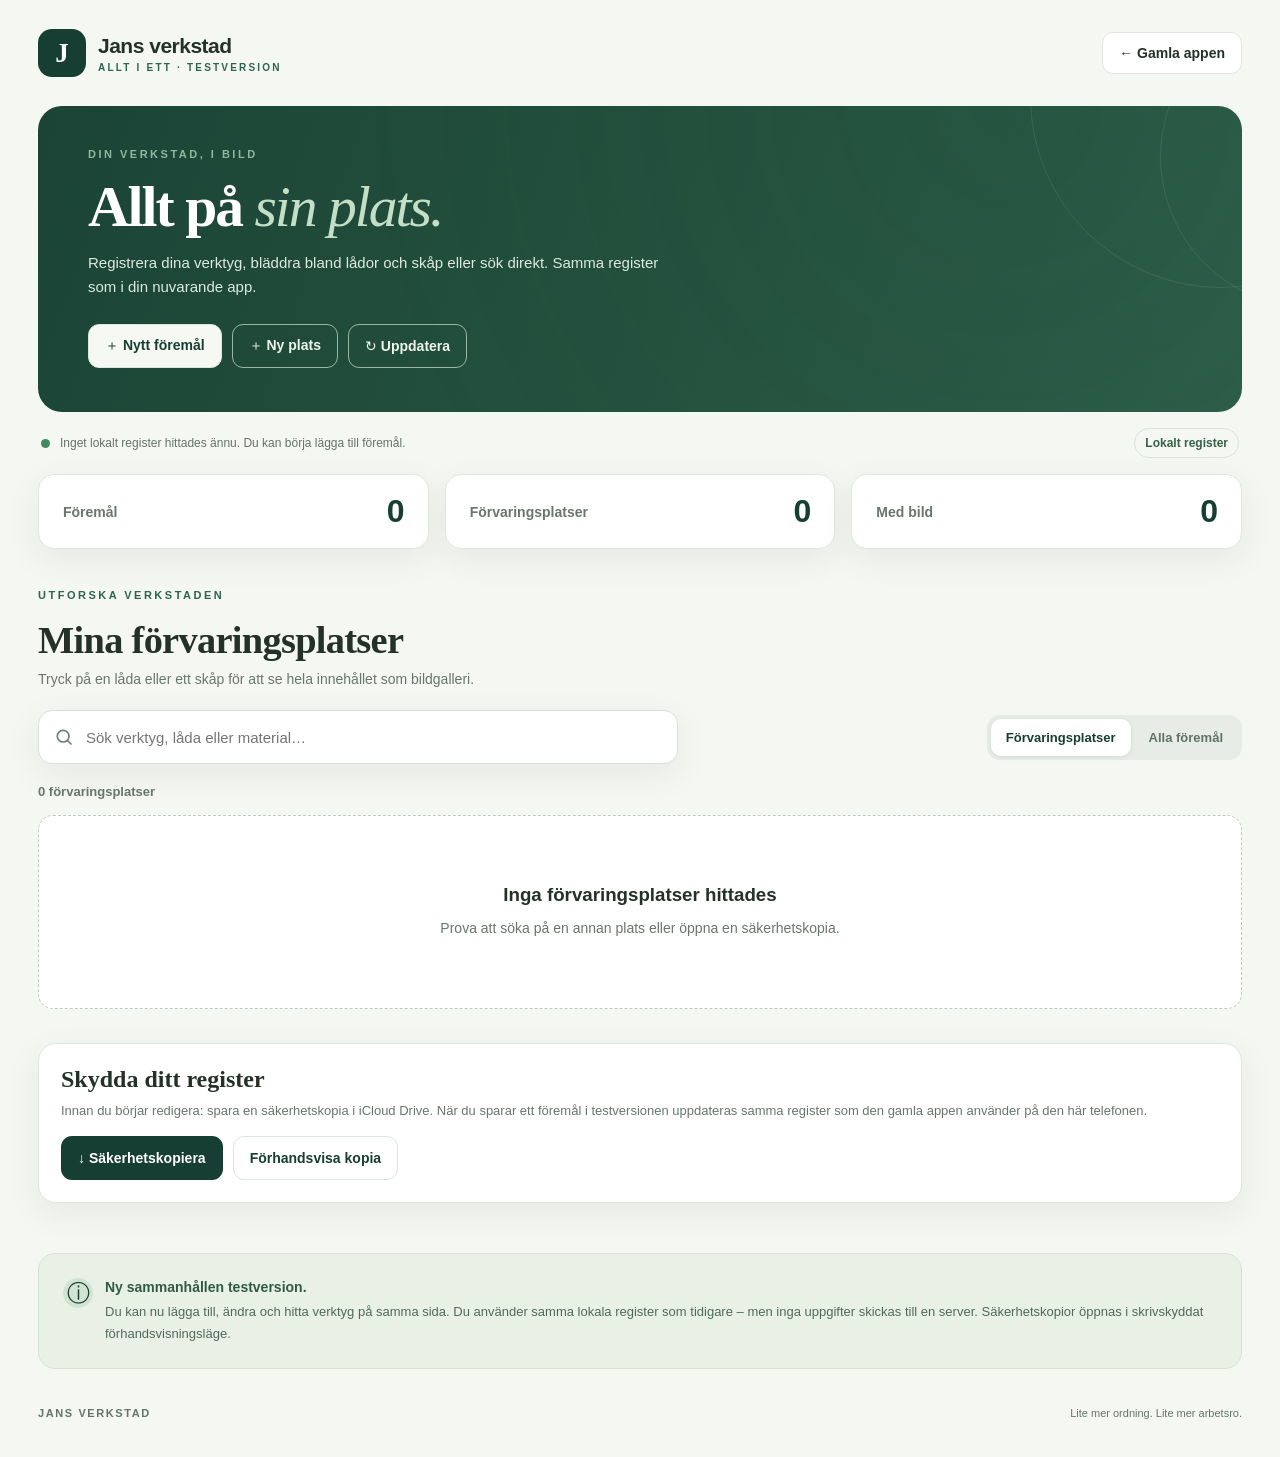
<file: verkstad-v3-test.html>
<!doctype html>
<html lang="sv">
<head>
<meta charset="UTF-8">
<meta name="viewport" content="width=device-width,initial-scale=1,viewport-fit=cover">
<meta name="theme-color" content="#173e32">
<meta name="description" content="Jans verkstad – registrera, hitta och bläddra bland verktyg och förvaringsplatser.">
<title>Jans verkstad 3.0 – allt i ett</title>
<style>
:root{--ink:#243129;--forest:#173e32;--forest2:#2c6550;--pale:#f5f7f2;--cream:#f9f7ef;--line:#e1e7de;--muted:#69766d;--white:#fff;--shadow:0 10px 35px rgba(32,57,45,.07);font-family:Inter,-apple-system,BlinkMacSystemFont,'Segoe UI',Arial,sans-serif;font-synthesis:none;color:var(--ink);background:var(--pale)}*{box-sizing:border-box}body{margin:0}button,input{font:inherit}button{cursor:pointer}button:focus-visible,a:focus-visible,input:focus-visible{outline:3px solid #a7cfb8;outline-offset:2px}a{color:inherit;text-decoration:none}.shell{max-width:1420px;margin:0 auto;padding:0 38px}.top{height:106px;display:flex;justify-content:space-between;align-items:center}.logo{display:flex;align-items:center;gap:12px}.logo-icon{width:48px;height:48px;border-radius:14px;background:var(--forest);color:white;display:grid;place-items:center;font:800 27px Georgia,serif}.logo b{display:block;font-size:21px;letter-spacing:-.5px}.logo small{display:block;font-size:10px;letter-spacing:2.2px;font-weight:800;color:var(--forest2);margin-top:4px}.back{font-size:14px;font-weight:700;border:1px solid var(--line);padding:12px 16px;border-radius:11px;background:white}.hero{padding:42px 50px 44px;background:linear-gradient(110deg,rgba(17,60,45,.96),rgba(38,88,66,.96)),radial-gradient(circle at 80% 0%,#a0b89b,transparent 65%);color:white;border-radius:24px;position:relative;overflow:hidden}.hero:before,.hero:after{content:'';position:absolute;width:380px;height:380px;border:1px solid rgba(255,255,255,.09);border-radius:50%;right:-170px;top:-200px}.hero:after{width:300px;height:300px;right:-220px;top:-100px}.eyebrow{font-size:11px;letter-spacing:2.5px;font-weight:800;margin:0 0 16px;color:#90b8a1}.hero h1{font:600 clamp(34px,4.5vw,61px)/1.07 Georgia,'Times New Roman',serif;letter-spacing:-2px;margin:0 0 13px}.hero h1 em{font-weight:400;color:#c5dec6}.hero p:not(.eyebrow){max-width:580px;line-height:1.65;color:#deeae0;margin:0 0 24px;font-size:15px}.hero-actions{display:flex;gap:10px;flex-wrap:wrap}.button{border-radius:11px;padding:12px 16px;font-size:14px;font-weight:750;border:1px solid transparent}.button.secondary{border:1px solid #dbe7dd;background:white;color:var(--forest)}.hero .secondary{background:#f5f8f3}.button.light{background:transparent;color:#edf5ed;border-color:#9bb6a5}.button.primary{background:var(--forest);color:white}.statusbar{display:flex;align-items:center;gap:10px;padding:16px 3px;color:#65736a;font-size:12px;line-height:1.5}.status-dot{width:9px;height:9px;background:#cf974c;border-radius:50%;flex-shrink:0}.status-dot.active{background:#428a5d}.read-only{margin-left:auto;border:1px solid #d6e5da;border-radius:99px;font-weight:750;color:#386149;padding:5px 10px;white-space:nowrap}.stats{display:grid;grid-template-columns:repeat(3,minmax(0,1fr));gap:16px}.stats>div{border:1px solid var(--line);border-radius:16px;background:white;padding:18px 24px;display:flex;align-items:center;justify-content:space-between;box-shadow:var(--shadow)}.stats span{color:var(--muted);font-size:14px;font-weight:600}.stats b{font-size:32px;font-weight:780;color:var(--forest);letter-spacing:-1px}.workspace{margin-top:40px}.workhead{display:flex;justify-content:space-between;align-items:flex-end}.workhead h2{font:600 clamp(29px,3vw,39px)/1.2 Georgia,'Times New Roman',serif;letter-spacing:-.7px;margin:0 0 8px}.workhead p:not(.eyebrow){color:var(--muted);margin:0 0 23px;font-size:14px}.workhead .eyebrow{color:var(--forest2)}.toolbar{display:flex;align-items:center;gap:16px;justify-content:space-between;flex-wrap:wrap}.search{display:flex;align-items:center;background:white;border:1px solid #d7e1d6;border-radius:14px;padding:0 15px;gap:10px;flex:1 1 360px;max-width:640px;box-shadow:var(--shadow)}.search svg{color:#6e8073;flex-shrink:0}.search input{height:52px;border:none;outline:none;min-width:0;flex:1;font-size:15px;color:var(--ink);background:transparent}.search input:focus{outline:none}.tabs{display:flex;background:#e7ede6;border-radius:13px;padding:4px;gap:3px}.tabs button{border:0;background:transparent;color:#617266;padding:11px 15px;border-radius:10px;font-size:13px;font-weight:750;white-space:nowrap}.tabs button[aria-pressed=true]{background:white;color:var(--forest);box-shadow:0 1px 4px #a5b5aa55}.results-count{color:var(--muted);font-size:13px;font-weight:650;padding:20px 0 16px}.place-grid{display:grid;grid-template-columns:repeat(3,minmax(0,1fr));gap:18px}.place,.item{text-align:left;background:white;border:1px solid #dde6dc;border-radius:17px;overflow:hidden;box-shadow:var(--shadow);transition:transform .15s,border-color .15s;min-width:0}.place:hover,.item:hover{border-color:#88b19a;transform:translateY(-2px)}.collage{display:grid;grid-template-columns:1fr 1fr;grid-template-rows:1fr 1fr;height:205px;gap:3px;background:#e8eee7}.collage-slot{overflow:hidden;background:#e6eae0;display:grid;place-items:center}.collage-slot img{width:100%;height:100%;object-fit:cover}.slot-blank{color:#91aa95;font-size:30px}.place-caption{padding:17px 19px;display:flex;align-items:center;justify-content:space-between;gap:6px}.place-caption h3{font-size:18px;letter-spacing:-.3px;margin:0 0 7px}.place-caption p{color:var(--muted);font-size:13px;margin:0}.arr{width:36px;height:36px;flex-shrink:0;background:#eff4ed;color:var(--forest);display:grid;place-items:center;border-radius:50%;font-size:19px}.item-grid{display:grid;grid-template-columns:repeat(4,minmax(0,1fr));gap:18px}.item-image{height:188px;background:#e9eee7;position:relative;display:flex;justify-content:center;align-items:center}.item-image img{width:100%;height:100%;object-fit:cover}.placeholder{font-size:80px;color:#b4c3b5;font-family:Georgia,serif}.qty{position:absolute;right:11px;top:11px;font-weight:800;font-size:11px;color:#284537;background:#fffdf0e8;padding:6px 10px;border-radius:30px}.item-info{padding:15px 16px 17px}.tag{text-transform:uppercase;font-size:10px;font-weight:800;letter-spacing:1.5px;color:#447359}.item-info h3{font-size:16px;line-height:1.4;min-height:44px;letter-spacing:-.25px;margin:7px 0 12px}.item-where{border-top:1px solid #e8eee7;display:flex;gap:6px;padding-top:11px;color:#637368;font-size:12px}.item-where span:first-child{color:#337453;font-size:17px}.context{margin-top:17px}.linkback{border:0;background:transparent;color:#2c7151;font-weight:750;padding:8px 0;font-size:14px}.category-filters{display:flex;gap:7px;overflow-x:auto;padding-top:20px;scrollbar-width:none}.category{border:1px solid #dbe5dc;border-radius:99px;background:white;white-space:nowrap;color:#51645a;font-size:12px;padding:9px 13px;font-weight:700}.category.active{background:var(--forest);color:white;border-color:var(--forest)}.place-results{background:white;border:1px solid var(--line);border-radius:15px;margin-top:18px;padding:16px}.place-results h3{margin:0 0 10px;font-size:14px}.mini-items{display:flex;gap:8px;flex-wrap:wrap}.mini-item{border-radius:8px;border:1px solid #d8e6d9;background:#f2f7f0;padding:9px 12px;color:#244c37;font-size:12px}.empty{padding:58px 20px;text-align:center;background:white;border:1px dashed #bccbbc;border-radius:15px}.empty-glyph{display:block;font-size:58px;color:#97aa9a}.empty h3{margin:10px 0}.empty p{color:var(--muted);font-size:14px}.help{display:flex;align-items:start;gap:12px;margin-top:50px;padding:24px;border:1px solid #d6e3d7;background:#e9f1e7;border-radius:17px}.help-icon{height:30px;width:30px;border-radius:50%;display:grid;place-items:center;background:#d3e3d1;color:var(--forest);font-size:23px;font-family:Georgia,serif;flex-shrink:0}.help strong{font-size:14px;color:#305b43}.help p{margin:5px 0 0;color:#52695a;font-size:13px;line-height:1.65}footer{display:flex;justify-content:space-between;gap:12px;font-size:11px;letter-spacing:1.6px;font-weight:750;color:#63746a;padding:38px 0}footer span{letter-spacing:0;font-weight:500}dialog{position:fixed;inset:0;margin:auto;border:0;border-radius:21px;background:white;padding:27px;width:min(95vw,550px);max-height:90vh;overflow:auto;box-shadow:0 20px 80px #102a2080;color:var(--ink)}dialog::backdrop{background:#0f261b9c}.detail-head{display:flex;justify-content:space-between;gap:12px;align-items:start}.detail-head small{font-size:11px;color:#3f7752;letter-spacing:1px;font-weight:800;text-transform:uppercase}.detail-head h2{font:600 30px Georgia,serif;margin:7px 0 20px}.x{border:1px solid #e0e7df;background:#fff;border-radius:50%;width:38px;height:38px;font-size:25px}.detail-media{width:100%;height:min(50vh,330px);background:#edf1ea;display:flex;justify-content:center;align-items:center;border-radius:12px;overflow:hidden}.detail-media img{width:100%;height:100%;object-fit:contain}.detail-location{background:#eff5ef;border-radius:10px;padding:14px;margin:18px 0}.detail-location small{display:block;font-size:10px;letter-spacing:1.5px;color:#607b68;font-weight:850}.detail-location b{display:block;margin-top:6px;font-size:19px}dl{display:grid;grid-template-columns:100px 1fr;gap:12px 10px;margin:20px 0}dt{color:var(--muted);font-size:13px}dd{margin:0;font-size:14px;white-space:pre-wrap;overflow-wrap:anywhere}.detail-actions{display:flex;gap:8px;justify-content:flex-end;flex-wrap:wrap}.detail-actions .secondary{border-color:#e3e9e3}@media(max-width:950px){.item-grid{grid-template-columns:repeat(3,minmax(0,1fr))}.place-grid{grid-template-columns:repeat(2,minmax(0,1fr))}.shell{padding:0 22px}}@media(max-width:650px){.shell{padding:0 15px}.top{height:80px}.logo-icon{height:40px;width:40px;border-radius:11px}.logo b{font-size:18px}.logo small{font-size:9px;letter-spacing:1.15px}.back{font-size:12px;padding:9px}.hero{padding:29px 23px;border-radius:19px}.hero h1{font-size:39px;letter-spacing:-1.5px}.hero p:not(.eyebrow){font-size:13px}.hero-actions{display:grid;grid-template-columns:1fr 1fr;gap:8px}.hero-actions .button{font-size:12px;padding:12px 8px}.statusbar{align-items:start;gap:6px}.read-only{font-size:10px;padding:4px 7px}.stats{gap:8px}.stats>div{display:block;text-align:center;padding:12px 4px;border-radius:12px}.stats span{display:block;font-size:10px}.stats b{display:block;font-size:25px;margin-top:6px}.workspace{margin-top:34px}.workhead h2{font-size:31px}.toolbar{display:grid;gap:12px}.search{width:100%}.tabs{width:100%;display:grid;grid-template-columns:1fr 1fr}.tabs button{font-size:12px}.place-grid{gap:12px}.collage{height:140px}.place-caption{padding:14px}.place-caption h3{font-size:15px}.place-caption p{font-size:11px}.arr{width:28px;height:28px}.item-grid{grid-template-columns:repeat(2,minmax(0,1fr));gap:11px}.item-image{height:158px}.item-info{padding:12px 11px}.item-info h3{font-size:13px;min-height:36px}.item-where{font-size:10px}.qty{font-size:10px;padding:5px 7px}.help{margin-top:30px;padding:16px}footer{padding:28px 0;display:block;line-height:2}footer span{display:block}dialog{padding:20px}.detail-head h2{font-size:26px}}@media(max-width:355px){.place-grid{grid-template-columns:1fr}.collage{height:220px}}

[hidden]{display:none !important}


/* Redigering och säkerhetskopiering i allt-i-ett-test */
.context-action{margin-left:8px;font-size:12px;padding:7px 11px}
.hero-actions{display:flex;gap:10px;flex-wrap:wrap}.hero-actions .button{min-height:44px}.data-panel{background:#fff;border:1px solid var(--line);border-radius:18px;padding:22px;margin-top:34px;box-shadow:var(--shadow)}.data-panel h3{font:600 24px Georgia,serif;margin:0 0 7px}.data-panel p{font-size:13px;color:var(--muted);line-height:1.7;margin:0 0 14px}.data-buttons{display:flex;gap:10px;flex-wrap:wrap}.pick-file{position:relative;cursor:pointer;display:inline-flex;align-items:center}.pick-file input{position:absolute;inset:0;width:100%;opacity:0;cursor:pointer}.button.danger{background:#fff5f3;color:#aa453a;border:1px solid #edccc6}.button:disabled{opacity:.4;cursor:not-allowed}.form-dialog{width:min(94vw,610px)}.form-dialog form{display:grid;gap:16px}.field{display:flex;flex-direction:column;gap:7px;font-size:14px;font-weight:700}.field input,.field select,.field textarea{width:100%;min-width:0;background:#fff;border:1px solid #d7e1d6;border-radius:11px;padding:12px 14px;font:400 16px system-ui,sans-serif;color:#243129}.field-row{display:grid;grid-template-columns:1fr 110px;gap:13px}.editor-actions{display:flex;justify-content:flex-end;gap:8px;padding-top:7px}.photo-preview{height:185px;background:#eef2ea;border:1px dashed #c6d5c6;border-radius:12px;display:grid;place-items:center;color:#748275;font-size:13px;overflow:hidden}.photo-preview img{height:100%;width:100%;object-fit:contain}.data-panel .button,.editor-actions .button{min-height:44px}.detail-actions .danger{margin-right:auto}@media(max-width:650px){.hero-actions{display:grid;grid-template-columns:1fr 1fr}.hero-actions .button{min-height:51px}.hero-actions .button:last-child{grid-column:1/-1}.field-row{grid-template-columns:1fr 100px}.detail-actions{justify-content:stretch}.detail-actions button{flex:1 1 43%}.detail-actions .danger{flex:1 1 43%}}
</style>

</head>
<body>
<div class="shell">
 <header class="top"><a class="logo" href="./" aria-label="Tillbaka till Jans verkstad"><span class="logo-icon">J</span><span><b>Jans verkstad</b><small>ALLT I ETT · TESTVERSION</small></span></a><a class="back" href="./">← Gamla appen</a></header>
 <main>
  <section class="hero"><p class="eyebrow">DIN VERKSTAD, I BILD</p><h1>Allt på <em>sin plats.</em></h1><p>Registrera dina verktyg, bläddra bland lådor och skåp eller sök direkt. Samma register som i din nuvarande app.</p><div class="hero-actions"><button id="newItem" class="button secondary">＋ Nytt föremål</button><button id="newPlace" class="button light">＋ Ny plats</button><button id="refresh" class="button light">↻ Uppdatera</button></div></section>
  <section id="statusBar" class="statusbar" aria-live="polite"><span class="status-dot"></span><span id="status">Läser in registret…</span><span class="read-only" id="modeLabel">Lokalt register</span></section>
  <section class="stats" aria-label="Översikt"><div><span>Föremål</span><b id="statItems">–</b></div><div><span>Förvaringsplatser</span><b id="statPlaces">–</b></div><div><span>Med bild</span><b id="statPhotos">–</b></div></section>
  <section class="workspace">
   <div class="workhead"><div><p class="eyebrow">UTFORSKA VERKSTADEN</p><h2 id="sectionTitle">Mina förvaringsplatser</h2><p id="sectionSub">Varje låda och skåp har sitt eget bildgalleri.</p></div></div>
   <div class="toolbar"><div class="search"><svg viewBox="0 0 24 24" width="20" height="20" aria-hidden="true"><circle cx="11" cy="11" r="7" fill="none" stroke="currentColor" stroke-width="2"/><path d="m16 16 5 5" stroke="currentColor" stroke-width="2" fill="none"/></svg><input id="search" type="search" aria-label="Sök bland verktyg och platser" placeholder="Sök verktyg, låda eller material…" autocomplete="off"></div><nav class="tabs" aria-label="Välj vy"><button id="tabPlaces" aria-pressed="true">Förvaringsplatser</button><button id="tabItems" aria-pressed="false">Alla föremål</button></nav></div>
   <div id="context" class="context" hidden></div><div id="placeResults" class="place-results" hidden></div>
   <div id="categoryFilters" class="category-filters" hidden></div>
   <div id="resultsCount" class="results-count" aria-live="polite"></div>
   <div id="content" class="content"></div>
  </section>
  <section class="data-panel" aria-label="Säkerhetskopiering"><h3>Skydda ditt register</h3><p>Innan du börjar redigera: spara en säkerhetskopia i iCloud Drive. När du sparar ett föremål i testversionen uppdateras samma register som den gamla appen använder på den här telefonen.</p><div class="data-buttons"><button class="button primary" id="exportBackup">↓ Säkerhetskopiera</button><button class="button secondary" id="loadFile">Förhandsvisa kopia</button><input id="file" type="file" accept="application/json,.json" hidden></div></section>
  <aside class="help"><div class="help-icon">ⓘ</div><div><strong>Ny sammanhållen testversion.</strong><p>Du kan nu lägga till, ändra och hitta verktyg på samma sida. Du använder samma lokala register som tidigare – men inga uppgifter skickas till en server. Säkerhetskopior öppnas i skrivskyddat förhandsvisningsläge.</p></div></aside>
 </main><footer>JANS VERKSTAD <span>Lite mer ordning. Lite mer arbetsro.</span></footer>
</div>
<dialog id="detail"><div class="detail-head"><div><small id="detailCat"></small><h2 id="detailName"></h2></div><button id="closeDetail" class="x" aria-label="Stäng">×</button></div><div class="detail-media" id="detailMedia"></div><div class="detail-location"><small>PLACERING</small><b id="detailLocation"></b></div><dl id="detailFacts"></dl><div class="detail-actions"><button id="editItem" class="button primary">Redigera</button><button id="showLocation" class="button secondary">Visa hela lådan →</button><button id="deleteItem" class="button danger">Ta bort</button><button id="closeDetailBottom" class="button secondary">Stäng</button></div></dialog>
<dialog id="itemEditor" class="form-dialog"><div class="detail-head"><div><small>MITT REGISTER</small><h2 id="formTitle">Nytt föremål</h2></div><button class="x" type="button" id="closeEditor" aria-label="Stäng">×</button></div>
<form id="itemForm"><label class="field">Namn *<input id="fName" maxlength="200" required placeholder="Till exempel: Hylsnyckelsats"></label><div class="field-row"><label class="field">Kategori<select id="fCategory"><option>Handverktyg</option><option>Elverktyg</option><option>Tillbehör</option><option>Material</option><option>Förbrukning</option><option>Övrigt</option></select></label><label class="field">Antal *<input id="fQuantity" inputmode="numeric" type="number" min="1" max="1000000" step="1" value="1" required></label></div><label class="field">Placering *<input id="fLocation" list="knownPlaces" maxlength="200" required placeholder="Till exempel: Plåtlåda 1"><datalist id="knownPlaces"></datalist></label><label class="field">Sökord<input id="fKeywords" placeholder="Till exempel: hylsor, Teng Tools"></label><label class="field">Anteckningar<textarea id="fNotes" rows="3" placeholder="Till exempel: 1 förpackning med 50 blad"></textarea></label><div class="field"><span>Fotografi</span><div id="photoPreview" class="photo-preview">Inget foto valt</div><div class="data-buttons"><label class="button secondary pick-file">Välj eller ta foto<input id="photoInput" type="file" accept="image/*"></label><button class="button secondary" type="button" id="removePhoto">Ta bort foto</button></div></div><div class="editor-actions"><button class="button secondary" type="button" id="cancelEditor">Avbryt</button><button class="button primary" type="submit" id="saveItem">Spara föremål</button></div></form></dialog>
<dialog id="placeEditor" class="form-dialog"><div class="detail-head"><div><small>FÖRVARINGSPLATSER</small><h2 id="placeFormTitle">Ny förvaringsplats</h2></div><button class="x" type="button" id="closePlaceEditor" aria-label="Stäng">×</button></div><form id="placeForm"><label class="field">Namn på låda, hylla eller skåp *<input id="pName" maxlength="200" required placeholder="Till exempel: Plåtlåda 3"></label><div class="editor-actions"><button class="button secondary" type="button" id="cancelPlaceEditor">Avbryt</button><button class="button primary" type="submit">Spara plats</button></div></form></dialog>
<script>
'use strict';
// Jans verkstad – utforska v2. Skrivskyddad: ingen put/delete och ingen ändring av databasversion.
const $ = id => document.getElementById(id);
const state = {items:[],places:[],source:'',tab:'places',location:'',query:'',category:'Alla',selected:null,readonly:true,editing:null,editingPlace:null,photoData:undefined};
const categories = ['Alla','Handverktyg','Elverktyg','Tillbehör','Material','Förbrukning','Övrigt'];
const synonyms = [
 ['hylsa','hylsor','hylsnyckel','hylsnycklar','hylsnyckelsats','hylsnyckelsatser'],
 ['sagblad','bagsag','bagsagsblad','bagfil','bagfilsblad','sandflex'],
 ['blocknyckel','blocknycklar','fastnyckel','fastnycklar'],
 ['huggmejsel','huggmejslar','mejsel','mejslar'],
 ['avdragare','avdragareverktyg'],
 ['dorn','dornar'],
 ['forvaring','plats','lada','skap','hylla']
];
function norm(s){return String(s||'').toLocaleLowerCase('sv').normalize('NFD').replace(/[\u0300-\u036f]/g,'').replace(/[^a-z0-9]+/g,' ' ).trim();}
const synonymGroups = synonyms.map(g=>g.map(norm));
function expand(word){const n=norm(word);const group=synonymGroups.find(g=>g.some(x=>x===n));return group||[n];}
function searchMatch(text,q=state.query){const hay=' '+norm(text)+' ';const terms=norm(q).split(/\s+/).filter(Boolean);return terms.every(term=>expand(term).some(variant=>hay.includes(variant)||hay.includes(' '+variant)) || hay.includes(term));}
function text(tag,txt,cls){const el=document.createElement(tag);el.textContent=txt;if(cls)el.className=cls;return el;}
function el(tag,cls){const x=document.createElement(tag);if(cls)x.className=cls;return x;}
function imageFor(item){const src=item&&item.photo;return typeof src==='string'&&/^data:image\/(jpeg|png|webp);base64,/.test(src)?src:null;}
function addImg(parent,item,cls=''){const src=imageFor(item);if(src){const i=new Image();i.src=src;i.alt=item.name;i.loading='lazy';if(cls)i.className=cls;parent.append(i);}else{const e=text('span','⌁','placeholder '+cls);e.setAttribute('aria-hidden','true');parent.append(e);}}
function countInPlace(place){return state.items.filter(it=>it.location===place).length;}
function placesAll(){const result=state.places.filter(x=>x&&typeof x.name==='string').map(x=>({id:x.id||x.name,name:x.name}));for(const it of state.items){if(it.location&&!result.some(p=>p.name===it.location))result.push({id:it.location,name:it.location});}return result.sort((a,b)=>a.name.localeCompare(b.name,'sv',{numeric:true}));}
function setSource(items,places,label,readonly){state.items=items.filter(x=>x&&x.name&&x.location).slice().sort((a,b)=>String(b.updated||'').localeCompare(String(a.updated||'')));state.places=places;state.source=label;state.readonly=readonly;state.tab='places';state.category='Alla';state.location='';state.query='';$('search').value='';$('modeLabel').textContent=readonly?'Endast förhandsvisning':'Lokalt register';$('newItem').disabled=readonly;$('newPlace').disabled=readonly;render();}
function setStatus(msg,ok){$('status').textContent=msg;document.querySelector('.status-dot').classList.toggle('active',!!ok);}
async function readFromDevice(){try{const db=await new Promise((resolve,reject)=>{const r=indexedDB.open('jans-verkstad-mobil',1);r.onupgradeneeded=()=>{if(!r.result.objectStoreNames.contains('register'))r.result.createObjectStore('register');};r.onsuccess=()=>resolve(r.result);r.onerror=()=>reject(r.error);r.onblocked=()=>reject(new Error('Databasen används av en annan flik.'));});if(!db.objectStoreNames.contains('register')){db.close();throw new Error('Inget register hittades i den här webbläsaren.');}const data=await new Promise((resolve,reject)=>{const t=db.transaction('register','readonly'),r=t.objectStore('register').get('data');r.onsuccess=()=>resolve(r.result||null);r.onerror=()=>reject(r.error);});db.close();if(!data||!Array.isArray(data.items)||!Array.isArray(data.places)||(!data.items.length&&!data.places.length))throw new Error('Inga föremål finns i den här webbläsarens register.');setSource(data.items,data.places,'Läser från verkstaden på den här enheten',false);setStatus('Ditt lokala register · '+data.items.length+' föremål · ändringar sparas på den här enheten',true);}catch(e){if(state.source){setStatus('Kunde inte uppdatera: '+e.message,false);}else{setSource([],[],'',false);setStatus('Inget lokalt register hittades ännu. Du kan börja lägga till föremål.',true);}}}
async function openFile(file){if(!file)return;try{if(file.size>150*1024*1024)throw new Error('Filen är större än 150 MB.');const o=JSON.parse(await file.text());if(o.format!=='jans-verkstad'||o.version!==1||!Array.isArray(o.items)||!Array.isArray(o.places))throw new Error('Filen är inte en giltig säkerhetskopia från Jans verkstad.');setSource(o.items,o.places,'Säkerhetskopia: '+file.name,true);setStatus('Förhandsvisar säkerhetskopian '+file.name+' · inget har importerats',true);}catch(e){alert('Kunde inte läsa filen: '+e.message);}}
function setTab(t){state.tab=t;state.location='';state.category='Alla';render();}
function showPlace(name){state.tab='places';state.location=name;state.category='Alla';state.query='';$('search').value='';render();window.scrollTo({top:document.querySelector('.workspace').offsetTop-20,behavior:'smooth'});}
function matchItem(i){const place=state.location?i.location===state.location:true;const category=state.category==='Alla'||i.category===state.category;return place&&category&&searchMatch([i.name,i.location,i.category,i.keywords,i.notes].join(' '));}
function makeCard(i){const card=el('button','item');card.type='button';const media=el('div','item-image');addImg(media,i);const badge=text('span',String(i.quantity||1)+' st','qty');media.append(badge);card.append(media);const info=el('div','item-info');info.append(text('span',i.category||'Övrigt','tag'),text('h3',i.name));const where=el('div','item-where');where.append(text('span','⌖'),text('span',i.location));info.append(where);card.append(info);card.addEventListener('click',()=>openDetail(i));return card;}
function drawItems(list){const content=$('content');content.replaceChildren();if(!list.length){const e=el('div','empty');e.append(text('span','⌕','empty-glyph'),text('h3','Inga föremål hittades'),text('p',state.query?'Prova ett annat sökord. Du kan söka på både namn och plats.':'Här finns inga registrerade föremål ännu.'));content.append(e);return;}const g=el('div','item-grid');for(const i of list)g.append(makeCard(i));content.append(g);}
function makePlaceCard(p){const inPlace=state.items.filter(i=>i.location===p.name);const card=el('button','place');card.type='button';const collage=el('div','collage');const withPhoto=inPlace.filter(i=>imageFor(i)).slice(0,4);for(let ix=0;ix<4;ix++){const slot=el('div','collage-slot');if(withPhoto[ix])addImg(slot,withPhoto[ix]);else slot.append(text('span',ix===0?'⌂':'','slot-blank'));collage.append(slot);}card.append(collage);const cap=el('div','place-caption');const a=el('div');a.append(text('h3',p.name),text('p',inPlace.length+' föremål'));cap.append(a,text('span','→','arr'));card.append(cap);card.addEventListener('click',()=>showPlace(p.name));return card;}
function drawPlaces(places){const content=$('content');content.replaceChildren();if(!places.length){const empty=el('div','empty');empty.append(text('h3','Inga förvaringsplatser hittades'),text('p','Prova att söka på en annan plats eller öppna en säkerhetskopia.'));content.append(empty);return;}const g=el('div','place-grid');for(const p of places)g.append(makePlaceCard(p));content.append(g);}
function drawCategories(){const holder=$('categoryFilters');holder.replaceChildren();holder.hidden=false;for(const c of categories){const count=state.items.filter(i=>(!state.location||i.location===state.location)&&(c==='Alla'||i.category===c)).length;if(c!=='Alla'&&!count)continue;const btn=text('button',c,'category '+(state.category===c?'active':''));btn.type='button';btn.setAttribute('aria-pressed',String(state.category===c));btn.addEventListener('click',()=>{state.category=c;render();});holder.append(btn);}}
function render(){const allPlaces=placesAll();$('statItems').textContent=state.items.length.toLocaleString('sv');$('statPlaces').textContent=allPlaces.length.toLocaleString('sv');$('statPhotos').textContent=state.items.filter(imageFor).length.toLocaleString('sv');$('tabPlaces').setAttribute('aria-pressed',String(state.tab==='places'));$('tabItems').setAttribute('aria-pressed',String(state.tab==='items'));const context=$('context'),placeResults=$('placeResults');context.replaceChildren();placeResults.replaceChildren();context.hidden=true;placeResults.hidden=true;$('categoryFilters').hidden=true;
 if(state.location){const current=state.location;context.hidden=false;const back=text('button','← Alla förvaringsplatser','linkback');back.addEventListener('click',()=>{state.location='';state.tab='places';render();});context.append(back);if(!state.readonly){const place=placesAll().find(p=>p.name===current);if(place){const rename=text('button','✎ Byt namn','button secondary context-action');rename.addEventListener('click',()=>startPlace(place));context.append(rename);const remove=text('button','Ta bort plats','button danger context-action');remove.addEventListener('click',()=>deletePlace(place));context.append(remove);}}$('sectionTitle').textContent=current;$('sectionSub').textContent='Alla föremål i '+current+' – tryck på en bild för detaljer.';drawCategories();const hits=state.items.filter(matchItem);$('resultsCount').textContent=hits.length+' föremål';drawItems(hits);return;}
 if(state.tab==='places'){$('sectionTitle').textContent='Mina förvaringsplatser';$('sectionSub').textContent='Tryck på en låda eller ett skåp för att se hela innehållet som bildgalleri.';const places=allPlaces.filter(p=>searchMatch(p.name)||state.items.some(i=>i.location===p.name&&searchMatch([i.name,i.location,i.category,i.keywords,i.notes].join(' '))));$('resultsCount').textContent=places.length+' förvaringsplatser';drawPlaces(places);
 if(state.query){const hits=state.items.filter(i=>searchMatch([i.name,i.location,i.category,i.keywords,i.notes].join(' ')));if(hits.length){placeResults.hidden=false;placeResults.append(text('h3','Matchande föremål ('+hits.length+')'));const g=el('div','mini-items');for(const i of hits.slice(0,6)){const b=text('button',i.name+'  ·  '+i.location,'mini-item');b.addEventListener('click',()=>openDetail(i));g.append(b);}placeResults.append(g);}}return;}
 $('sectionTitle').textContent='Alla föremål';$('sectionSub').textContent='Sök bland verktyg, material och förvaringsplatser.';drawCategories();const filtered=state.items.filter(matchItem);$('resultsCount').textContent=filtered.length+' av '+state.items.length+' föremål';drawItems(filtered);
}
function openDetail(item){state.selected=item;$('detailCat').textContent=item.category||'Föremål';$('detailName').textContent=item.name;$('detailLocation').textContent=item.location;const media=$('detailMedia');media.replaceChildren();addImg(media,item);const facts=$('detailFacts');facts.replaceChildren();function fact(name,value){if(!value)return;facts.append(text('dt',name),text('dd',String(value)));}fact('Antal',String(item.quantity||1)+' st');fact('Sökord',item.keywords);fact('Anteckningar',item.notes);$('editItem').disabled=state.readonly;$('deleteItem').disabled=state.readonly;$('detail').showModal();}
function closeDetail(){if($('detail').open)$('detail').close();}
$('tabPlaces').addEventListener('click',()=>setTab('places'));
$('tabItems').addEventListener('click',()=>setTab('items'));
$('search').addEventListener('input',e=>{state.query=e.target.value.trim();render();});
$('refresh').addEventListener('click',()=>readFromDevice());
$('loadFile').addEventListener('click',()=>$('file').click());
$('file').addEventListener('change',e=>{openFile(e.target.files[0]);e.target.value='';});
$('closeDetail').addEventListener('click',closeDetail);
$('closeDetailBottom').addEventListener('click',closeDetail);
$('showLocation').addEventListener('click',()=>{const selected=state.selected;closeDetail();if(selected)showPlace(selected.location);});
$('detail').addEventListener('click',e=>{if(e.target===$('detail'))closeDetail();});
document.addEventListener('visibilitychange',()=>{if(!document.hidden&&!state.readonly)readFromDevice();});

// Samma IndexedDB-format som originalappen: jans-verkstad-mobil/register/data.
let dbConnection;
function dbOpen(){if(dbConnection)return dbConnection;dbConnection=new Promise((resolve,reject)=>{const r=indexedDB.open('jans-verkstad-mobil',1);r.onupgradeneeded=()=>{if(!r.result.objectStoreNames.contains('register'))r.result.createObjectStore('register');};r.onsuccess=()=>resolve(r.result);r.onerror=()=>reject(new Error('Lagringen kunde inte öppnas. Använd inte privat surfning.'));});return dbConnection;}
async function mutate(fn){if(state.readonly)throw new Error('Säkerhetskopian visas skrivskyddad. Tryck Uppdatera för att läsa ditt lokala register.');const db=await dbOpen();return new Promise((resolve,reject)=>{const tx=db.transaction('register','readwrite');const req=tx.objectStore('register').get('data');let result,exception;req.onsuccess=()=>{try{const data=req.result||{items:[],places:[]};if(!Array.isArray(data.items)||!Array.isArray(data.places))throw new Error('Okänt databasformat.');result=fn(data);tx.objectStore('register').put(data,'data');}catch(err){exception=err;tx.abort();}};tx.oncomplete=()=>resolve(result);tx.onerror=tx.onabort=()=>reject(exception||new Error('Det gick inte att spara. Kontrollera lagringsutrymmet och säkerhetskopiera.'));});}
function assertWritable(){if(state.readonly){alert('Det här är en förhandsvisning. Tryck på Uppdatera för att öppna det lokala registret först.');return false;}return true;}
function startItem(item=null){if(!assertWritable())return;state.editing=item;state.photoData=undefined;$('formTitle').textContent=item?'Redigera föremål':'Nytt föremål';$('fName').value=item?.name||'';$('fCategory').value=categories.includes(item?.category)?item.category:'Handverktyg';$('fQuantity').value=item?.quantity||1;$('fLocation').value=item?.location||state.location||'';$('fKeywords').value=item?.keywords||'';$('fNotes').value=item?.notes||'';const opts=$('knownPlaces');opts.replaceChildren();for(const p of placesAll()){const o=el('option');o.value=p.name;opts.append(o);}updatePhotoPreview();$('itemEditor').showModal();}
function updatePhotoPreview(){const holder=$('photoPreview');holder.replaceChildren();const src=state.photoData===undefined?state.editing?.photo:state.photoData;if(src&&/^data:image\/(jpeg|png|webp);base64,/.test(src)){const img=new Image();img.src=src;img.alt='Valt foto';holder.append(img);}else holder.textContent='Inget foto valt';}
function stopItem(){if($('itemEditor').open)$('itemEditor').close();state.editing=null;state.photoData=undefined;$('photoInput').value='';}
async function changePhoto(file){if(!file)return;try{if(file.size>30*1024*1024)throw new Error('Välj en bild under 30 MB.');const bitmap=await createImageBitmap(file);const r=Math.min(1,1400/Math.max(bitmap.width,bitmap.height));const cv=document.createElement('canvas');cv.width=Math.max(1,Math.round(bitmap.width*r));cv.height=Math.max(1,Math.round(bitmap.height*r));cv.getContext('2d').drawImage(bitmap,0,0,cv.width,cv.height);bitmap.close();state.photoData=cv.toDataURL('image/jpeg',.82);updatePhotoPreview();}catch(e){alert('Fotot kunde inte öppnas: '+e.message);}}
async function saveItem(event){event.preventDefault();if(!assertWritable())return;const name=$('fName').value.trim(),location=$('fLocation').value.trim(),quantity=Number($('fQuantity').value),category=$('fCategory').value;if(!name||name.length>200||!location||location.length>200||!Number.isInteger(quantity)||quantity<1||quantity>1000000){alert('Ange namn, plats och giltigt antal.');return;}const b=$('saveItem');b.disabled=true;try{const existing=state.editing;await mutate(data=>{if(existing&&!data.items.some(x=>x.id===existing.id))throw new Error('Föremålet finns inte kvar. Uppdatera sidan.');let place=data.places.find(p=>p.name.toLocaleLowerCase('sv')===location.toLocaleLowerCase('sv'));if(!place){place={id:crypto.randomUUID(),name:location};data.places.push(place);}const record={id:existing?.id||crypto.randomUUID(),name,location:place.name,quantity,category,keywords:$('fKeywords').value,notes:$('fNotes').value,photo:state.photoData===undefined?(existing?.photo||null):state.photoData,updated:new Date().toISOString()};const index=existing?data.items.findIndex(x=>x.id===existing.id):-1;if(index>=0)data.items[index]=record;else data.items.push(record);});stopItem();closeDetail();await readFromDevice();setStatus('Föremålet har sparats i ditt lokala register',true);}catch(e){alert(e.message);}finally{b.disabled=false;}}
async function deleteItem(){if(!assertWritable()||!state.selected)return;const item=state.selected;if(!confirm('Vill du verkligen ta bort ”'+item.name+'”? Säkerhetskopiera gärna först.'))return;try{await mutate(data=>{const at=data.items.findIndex(x=>x.id===item.id);if(at<0)throw new Error('Föremålet finns inte längre.');data.items.splice(at,1);});closeDetail();await readFromDevice();setStatus('Föremålet har tagits bort',true);}catch(e){alert(e.message);}}
async function deletePlace(place){if(!assertWritable())return;if(state.items.some(i=>i.location===place.name)){alert('Flytta först föremålen från '+place.name+' innan platsen kan tas bort.');return;}if(!confirm('Ta bort den tomma förvaringsplatsen ”'+place.name+'”?'))return;try{await mutate(data=>{const ix=data.places.findIndex(p=>p.id===place.id);if(ix<0)throw new Error('Platsen finns inte längre.');if(data.items.some(i=>i.location===place.name))throw new Error('Platsen är inte tom.');data.places.splice(ix,1);});await readFromDevice();setStatus('Den tomma förvaringsplatsen har tagits bort',true);}catch(e){alert(e.message);}}
function startPlace(place=null){if(!assertWritable())return;state.editingPlace=place;$('placeFormTitle').textContent=place?'Byt namn på plats':'Ny förvaringsplats';$('pName').value=place?.name||'';$('placeEditor').showModal();}
function stopPlace(){if($('placeEditor').open)$('placeEditor').close();state.editingPlace=null;}
async function savePlace(ev){ev.preventDefault();if(!assertWritable())return;const name=$('pName').value.trim();if(!name||name.length>200){alert('Ange ett namn på förvaringsplatsen.');return;}try{const existing=state.editingPlace;await mutate(data=>{if(data.places.some(p=>p.name.toLocaleLowerCase('sv')===name.toLocaleLowerCase('sv')&&p.id!==existing?.id))throw new Error('Den förvaringsplatsen finns redan.');if(existing){const p=data.places.find(p=>p.id===existing.id);if(!p)throw new Error('Platsen finns inte längre.');const oldName=p.name;p.name=name;data.items.forEach(i=>{if(i.location===oldName){i.location=name;i.updated=new Date().toISOString();}});}else data.places.push({id:crypto.randomUUID(),name});});stopPlace();await readFromDevice();setStatus('Förvaringsplatsen har sparats',true);}catch(e){alert(e.message);}}
async function exportBackup(){try{const db=await dbOpen();const data=await new Promise((resolve,reject)=>{const tx=db.transaction('register','readonly');const req=tx.objectStore('register').get('data');req.onsuccess=()=>resolve(req.result||{items:[],places:[]});req.onerror=()=>reject(req.error);});const json=JSON.stringify({format:'jans-verkstad',version:1,exported:new Date().toISOString(),items:data.items,places:data.places},null,2);const url=URL.createObjectURL(new Blob([json],{type:'application/json'}));const a=el('a');a.href=url;a.download='jans-verkstad-'+new Date().toISOString().slice(0,10)+'.json';document.body.append(a);a.click();a.remove();setTimeout(()=>URL.revokeObjectURL(url),60000);setStatus('Säkerhetskopian har skapats. Spara den i iCloud Drive.',true);}catch(e){alert('Kunde inte exportera: '+e.message);}}
$('newItem').addEventListener('click',()=>startItem());$('newPlace').addEventListener('click',()=>startPlace());
$('editItem').addEventListener('click',()=>{const item=state.selected;closeDetail();startItem(item);});$('deleteItem').addEventListener('click',deleteItem);
$('closeEditor').addEventListener('click',stopItem);$('cancelEditor').addEventListener('click',stopItem);$('itemForm').addEventListener('submit',saveItem);
$('photoInput').addEventListener('change',e=>{changePhoto(e.target.files[0]);e.target.value='';});$('removePhoto').addEventListener('click',()=>{state.photoData=null;updatePhotoPreview();});
$('closePlaceEditor').addEventListener('click',stopPlace);$('cancelPlaceEditor').addEventListener('click',stopPlace);$('placeForm').addEventListener('submit',savePlace);
$('exportBackup').addEventListener('click',exportBackup);
readFromDevice();

</script>
</body>
</html>
</file>
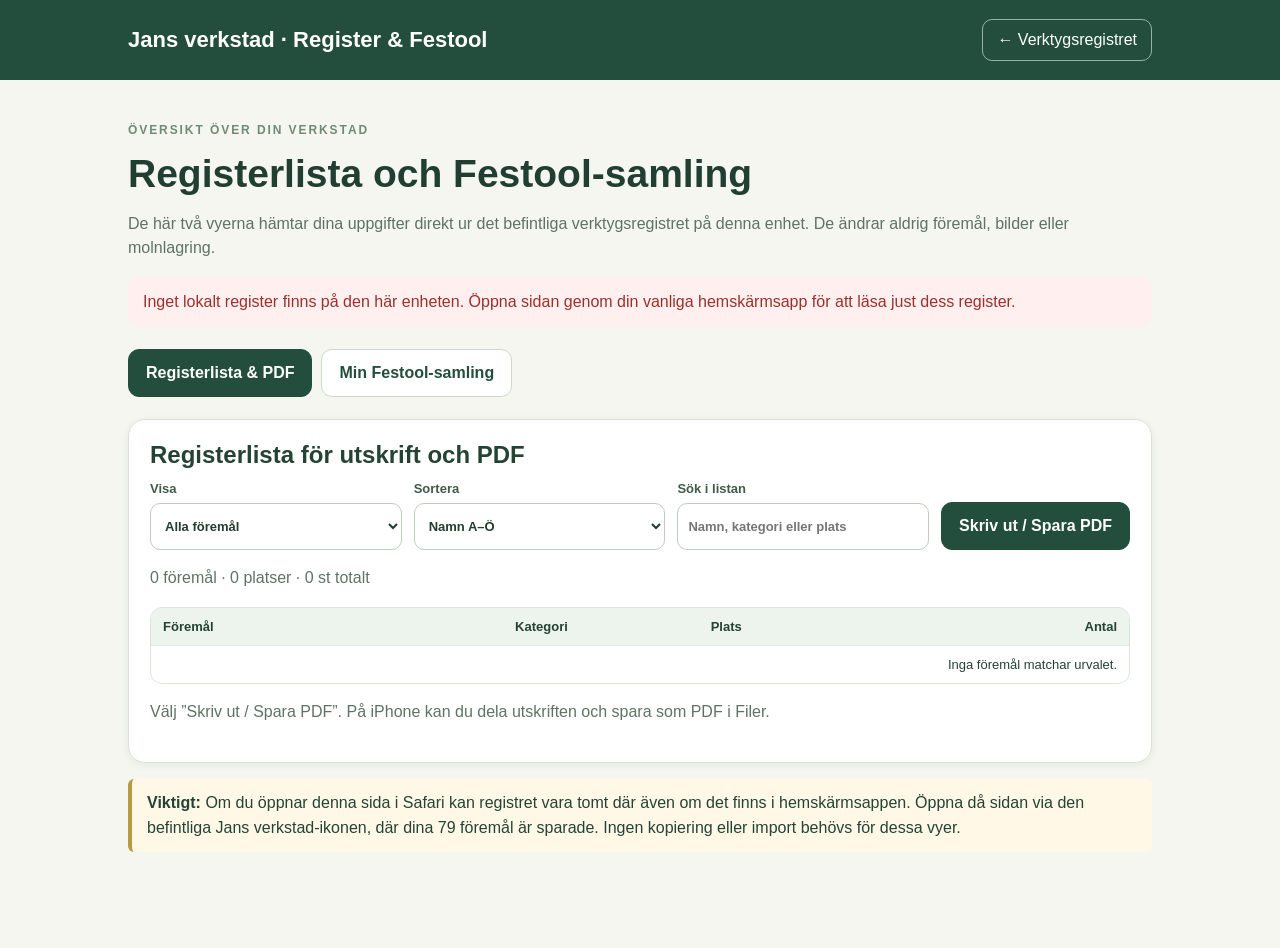
<file: verkstadsoversikt.html>
<!doctype html>
<html lang="sv">
<head>
<meta charset="utf-8">
<meta name="viewport" content="width=device-width,initial-scale=1,viewport-fit=cover">
<meta name="theme-color" content="#234e3d">
<title>Registerlista och Festool-samling – Jans verkstad</title>
<link rel="icon" href="./jans-hantverk-256.png?v=20261027b">
<style>
:root{font-family:-apple-system,BlinkMacSystemFont,"Segoe UI",Arial,sans-serif;color:#244335;background:#f4f6ef;font-synthesis:none}
*{box-sizing:border-box}
body{margin:0}
a{color:#215b45}
button,input,select{font:inherit}
button{cursor:pointer}
button:focus-visible,a:focus-visible,input:focus-visible,select:focus-visible{outline:3px solid #86bfa7;outline-offset:2px}
.top{background:#234e3d;color:white}
.top .inner{max-width:1060px;margin:auto;padding:19px 18px;display:flex;align-items:center;justify-content:space-between;gap:16px}
.top strong{font-size:22px;line-height:1.2}
.top a{color:white;text-decoration:none;border:1px solid #96b2a6;padding:11px 14px;border-radius:10px}
main{max-width:1060px;margin:auto;padding:29px 18px 80px}
.eyebrow{font-size:12px;letter-spacing:.16em;color:#708a77;font-weight:750}
h1{font-size:clamp(26px,5.2vw,39px);margin:9px 0 11px;color:#213f31}
p{line-height:1.55}
.muted{color:#607266}
.tabs{display:flex;gap:9px;flex-wrap:wrap;margin:22px 0}
.tabs button,.action{border:1px solid #cbdacb;border-radius:11px;background:white;color:#234e3d;padding:13px 17px;font-weight:700;min-height:48px}
.tabs button[aria-selected=true],.action.main{background:#234e3d;color:white;border-color:#234e3d}
.panel{background:white;border:1px solid #d8e3d7;border-radius:17px;padding:21px;margin-top:16px;box-shadow:0 2px 10px #243c2710}
.bar{display:flex;flex-wrap:wrap;align-items:end;gap:12px}
.field{display:block;font-size:13px;font-weight:750;color:#405b49;flex:1;min-width:145px}
.field input,.field select{margin-top:7px;border:1px solid #becebf;border-radius:10px;min-height:47px;background:white;color:#243d30;padding:10px;width:100%}
.summary{display:flex;gap:10px;flex-wrap:wrap;margin:14px 0}
.summary span{display:inline-block;padding:10px 13px;background:#eaf1e8;color:#264834;border-radius:11px;font-size:13px;font-weight:700}
.status{padding:13px 15px;border-radius:11px;background:#ebf2ec;color:#234e3d;line-height:1.5}
.status.error{color:#9c302c;background:#fff0ef}
.tablewrap{max-width:100%;overflow-x:auto;border:1px solid #dae5db;border-radius:12px;margin-top:16px}
table{width:100%;border-collapse:collapse;table-layout:fixed;min-width:550px}
thead{background:#edf3ed}
th,td{text-align:left;border-bottom:1px solid #e5eae5;padding:11px 12px;overflow-wrap:anywhere;font-size:13px;vertical-align:top}
th:nth-child(1){width:36%}th:nth-child(2){width:20%}th:nth-child(3){width:33%}th:nth-child(4){width:11%;text-align:right}
td:last-child{text-align:right;font-variant-numeric:tabular-nums}
tbody tr:last-child td{border-bottom:0}
.sectiontitle{margin:0 0 12px}
.festool-lead{background:#eef6e7;border:1px solid #c8debe;border-radius:15px;padding:20px;margin-bottom:16px}
.festool-lead b{font:600 25px Georgia,serif;color:#235635}
.filters{display:flex;gap:8px;flex-wrap:wrap;margin:13px 0 17px}
.filters button{border:1px solid #cadac7;background:white;border-radius:999px;padding:9px 13px;color:#2a5b3b;font-size:13px;font-weight:700}
.filters button[aria-pressed=true]{background:#286443;color:white;border-color:#286443}
.cards{display:grid;grid-template-columns:repeat(auto-fill,minmax(min(100%,260px),1fr));gap:15px}
.item{border:1px solid #dce6d9;background:#fff;border-radius:15px;overflow:hidden;text-align:left;color:inherit;padding:0;min-width:0}
.item .photo{height:172px;background:#e5eae1;display:flex;align-items:center;justify-content:center;color:#8a9986;font-size:46px}
.item img{height:100%;width:100%;object-fit:contain}
.item .data{padding:14px}
.item strong{font-size:17px;display:block}
.item small{display:block;color:#617162;margin-top:6px;line-height:1.45}
.item .tag{display:inline-block;background:#ecf4e8;color:#346541;border-radius:999px;font-size:11px;padding:5px 9px;margin:0 0 8px;font-weight:750}
.note{background:#fff8e7;border-left:4px solid #b89944;padding:12px 15px;border-radius:6px}
dialog{border:0;border-radius:17px;width:min(650px,calc(100% - 24px));max-height:90dvh;overflow:auto;padding:23px;background:white;color:#243d30;box-shadow:0 22px 70px #0005}
dialog::backdrop{background:#101c16b5}
dialog img{max-height:330px;max-width:100%;display:block;margin:12px auto;border-radius:12px;object-fit:contain}
dl{display:grid;grid-template-columns:115px 1fr;gap:9px 15px;overflow-wrap:anywhere}
dt{font-size:13px;font-weight:750;color:#647467}dd{margin:0}
.related{margin:16px 0 5px;padding-top:14px;border-top:1px solid #dce6db}
.related button{display:block;margin:8px 0;width:100%;text-align:left}
.close{float:right;border:0;border-radius:50%;background:#eaf1e9;color:#234e3d;font-size:25px;width:40px;height:40px}
#printSheet{display:none}
@media(max-width:600px){.top .inner{padding:15px}.top strong{font-size:17px}.top a{font-size:13px}.panel{padding:15px}.bar .action{flex:1 1 100%}}
@page{size:A4 portrait;margin:15mm 12mm}
@media print{
  :root,body{background:white!important;color:#171b19!important;font:10pt Arial,sans-serif}
  .top,main,dialog{display:none!important}
  #printSheet{display:block!important}
  #printSheet h1{font:700 18pt Arial,sans-serif;color:#151c18;margin:0 0 6px}
  #printSheet .printhead{display:flex;align-items:center;gap:12px;border-bottom:2px solid #263e31;padding-bottom:10px;margin-bottom:12px}
  #printSheet .printhead img{width:48px;height:48px}
  #printSheet p{font-size:9pt;margin:7px 0 12px}
  #printSheet table{min-width:0;table-layout:fixed;width:100%;font-size:9pt}
  #printSheet th,#printSheet td{padding:6px 7px;border-bottom:1px solid #ccc;font-size:9pt;color:#111}
  #printSheet tr{break-inside:avoid}
  #printSheet thead{display:table-header-group;background:#f0f1f0!important}
}
</style>
</head>
<body>
<header class="top"><div class="inner"><strong>Jans verkstad · Register & Festool</strong><a href="./">← Verktygsregistret</a></div></header>
<main>
  <p class="eyebrow">ÖVERSIKT ÖVER DIN VERKSTAD</p>
  <h1>Registerlista och Festool-samling</h1>
  <p class="muted">De här två vyerna hämtar dina uppgifter direkt ur det befintliga verktygsregistret på denna enhet. De ändrar aldrig föremål, bilder eller molnlagring.</p>
  <div id="status" class="status" role="status" aria-live="polite">Läser verktygsregistret …</div>
  <nav class="tabs" aria-label="Välj översikt">
    <button id="openRegister" type="button" aria-selected="true">Registerlista & PDF</button>
    <button id="openFestool" type="button" aria-selected="false">Min Festool-samling</button>
  </nav>
  <section id="registerView" class="panel">
    <h2 class="sectiontitle">Registerlista för utskrift och PDF</h2>
    <div class="bar">
      <label class="field">Visa<select id="scope"><option value="all">Alla föremål</option><option value="festool">Endast Festool</option></select></label>
      <label class="field">Sortera<select id="sort"><option value="name">Namn A–Ö</option><option value="location">Förvaringsplats A–Ö</option><option value="category">Kategori A–Ö</option></select></label>
      <label class="field">Sök i listan<input id="registerSearch" type="search" placeholder="Namn, kategori eller plats"></label>
      <button id="print" type="button" class="action main">Skriv ut / Spara PDF</button>
    </div>
    <p id="registerSummary" class="muted"></p>
    <div class="tablewrap">
      <table aria-label="Föremål, kategori, förvaringsplats och antal">
        <thead><tr><th>Föremål</th><th>Kategori</th><th>Plats</th><th>Antal</th></tr></thead>
        <tbody id="registerRows"></tbody>
      </table>
    </div>
    <p class="muted">Välj ”Skriv ut / Spara PDF”. På iPhone kan du dela utskriften och spara som PDF i Filer.</p>
  </section>
  <section id="festoolView" class="panel" hidden>
    <div class="festool-lead">
      <b>Min Festool-samling</b>
      <p>Maskiner, tillbehör, Systainers och manualer – hämtade från ditt ordinarie verktygsregister.</p>
      <div id="festoolStats" class="summary"></div>
    </div>
    <label class="field">Sök Festool-maskin eller tillbehör<input id="festoolSearch" type="search" placeholder="Namn, modell eller förvaringsplats"></label>
    <div id="festoolFilters" class="filters" aria-label="Filtrera Festool-samlingen"></div>
    <p id="festoolCount" class="muted"></p>
    <div id="festoolCards" class="cards"></div>
  </section>
  <p class="note"><strong>Viktigt:</strong> Om du öppnar denna sida i Safari kan registret vara tomt där även om det finns i hemskärmsappen. Öppna då sidan via den befintliga Jans verkstad-ikonen, där dina 79 föremål är sparade. Ingen kopiering eller import behövs för dessa vyer.</p>
</main>
<dialog id="itemDialog" aria-labelledby="detailTitle">
  <button type="button" class="close" id="closeDialog" aria-label="Stäng">×</button>
  <h2 id="detailTitle"></h2>
  <div id="detailBody"></div>
</dialog>
<section id="printSheet" aria-label="Utskriftsversion">
  <div class="printhead"><img src="./jans-hantverk-256.png" alt=""><div><h1>Jans verkstad</h1><p>Registerlista – föremål och förvaringsplatser</p></div></div>
  <p id="printMeta"></p>
  <table><thead><tr><th>Föremål</th><th>Kategori</th><th>Plats</th><th>Antal</th></tr></thead><tbody id="printRows"></tbody></table>
  <p id="printFooter"></p>
</section>
<script>
(function(){
'use strict';
const $=id=>document.getElementById(id);
const state={items:[],places:[],ready:false,view:new URLSearchParams(location.search).get('vy')==='festool'?'festool':'register',kind:'Alla'};
const kinds=['Alla','Maskin','Tillbehör','Systainer','Förbrukning','Övrigt'];
const norm=value=>String(value||'').toLocaleLowerCase('sv').normalize('NFD').replace(/[\u0300-\u036f]/g,'').replace(/[^a-z0-9]+/g,' ').trim();
function isFestool(item){return norm(item.brand)==='festool'||(!String(item.brand||'').trim()&&norm([item.name,item.keywords].join(' ')).split(' ').includes('festool'));}
function kind(item){
 if(kinds.includes(item.itemType)&&item.itemType!=='Alla')return item.itemType;
 if(item.category==='Tillbehör')return 'Tillbehör';
 if(item.category==='Förbrukning')return 'Förbrukning';
 return 'Maskin';
}
function safePhoto(item){return typeof item?.photo==='string'&&/^data:image\/(jpeg|png|webp);base64,[a-z0-9+/=]+$/i.test(item.photo)?item.photo:null;}
function safeUrl(value){try{const u=new URL(value);return /^https?:$/.test(u.protocol)?u.href:null;}catch{return null;}}
function element(tag,textValue,cls){const x=document.createElement(tag);if(textValue!=null)x.textContent=String(textValue);if(cls)x.className=cls;return x;}
function status(message,error){const x=$('status');x.textContent=message;x.classList.toggle('error',!!error);}
function showView(view){
 state.view=view;
 $('registerView').hidden=view!=='register';$('festoolView').hidden=view!=='festool';
 $('openRegister').setAttribute('aria-selected',String(view==='register'));$('openFestool').setAttribute('aria-selected',String(view==='festool'));
 const u=new URL(location.href);u.searchParams.set('vy',view);history.replaceState(null,'',u.href);
}
function rows(target,items){
 const frag=document.createDocumentFragment();
 for(const it of items){
  const tr=document.createElement('tr');
  const vals=[it.name||'',it.category||'Övrigt',it.location||'Ej angiven',Number(it.quantity)||1];
  vals.forEach(v=>tr.appendChild(element('td',v)));
  frag.appendChild(tr);
 }
 if(!items.length){const tr=document.createElement('tr'),td=element('td','Inga föremål matchar urvalet.');td.colSpan=4;tr.appendChild(td);frag.appendChild(tr);}
 target.replaceChildren(frag);
}
function renderRegister(){
 const query=norm($('registerSearch').value),scope=$('scope').value,sort=$('sort').value;
 const terms=query.split(' ').filter(Boolean);
 const collator=new Intl.Collator('sv',{numeric:true,sensitivity:'base'});
 const cmp=(a,b)=>collator.compare(String(a||''),String(b||''));
 const items=state.items.filter(it=>(scope==='all'||isFestool(it))&&terms.every(term=>norm([it.name,it.category,it.location,it.brand,it.model].join(' ')).includes(term))).slice();
 items.sort((a,b)=>sort==='location'?(cmp(a.location,b.location)||cmp(a.name,b.name)):sort==='category'?(cmp(a.category,b.category)||cmp(a.name,b.name)):(cmp(a.name,b.name)||cmp(a.location,b.location)));
 rows($('registerRows'),items);rows($('printRows'),items);
 const places=new Set(items.map(it=>it.location||'')).size;
 const total=items.reduce((n,it)=>n+(Number(it.quantity)||1),0);
 const summary=items.length+' föremål · '+places+' platser · '+total+' st totalt';
 $('registerSummary').textContent=summary;
 $('printFooter').textContent=summary+' · Registerlista utan bilder';
 $('printMeta').textContent=new Date().toLocaleDateString('sv-SE',{year:'numeric',month:'long',day:'numeric'})+' · '+(scope==='festool'?'Endast Festool':'Alla föremål')+' · sorterat efter '+(sort==='location'?'förvaringsplats':sort==='category'?'kategori':'namn')+(query?' · sökning: '+$('registerSearch').value.trim():'');
 $('print').disabled=!state.ready||items.length===0;
}
function detail(item){
 $('detailTitle').textContent=item.name||'Föremål';
 const target=$('detailBody');target.replaceChildren();
 const photo=safePhoto(item);
 if(photo){const img=document.createElement('img');img.src=photo;img.alt=item.name||'';target.appendChild(img);}
 const dl=document.createElement('dl');
 const fields=[['Kategori',item.category],['Fabrikat',item.brand||'Festool'],['Modell',item.model],['Typ',kind(item)],['Förvaringsplats',item.location],['Antal',String(Number(item.quantity)||1)+' st'],['Systainer',item.systainer],['Passar till',item.fitsTo],['Serienummer',item.serial],['Inköpsår',item.year],['Service/underhåll',item.service],['Anteckningar',item.notes]];
 for(const [label,val] of fields)if(val){dl.appendChild(element('dt',label));dl.appendChild(element('dd',val));}
 target.appendChild(dl);
 const url=safeUrl(item.manualUrl);
 if(url){const link=element('a','Öppna manual ↗','action');link.href=url;link.target='_blank';link.rel='noopener noreferrer';target.appendChild(link);}
 if(kind(item)==='Maskin'){
  const name=norm(item.model||item.name);
  const related=state.items.filter(x=>x.id!==item.id&&isFestool(x)&&kind(x)!=='Maskin'&&String(x.fitsTo||'').split(/[,;]+/).some(raw=>{const v=norm(raw);return v&&(v===name||name.includes(v)&&v.length>=5);}));
  const box=element('div',null,'related');box.appendChild(element('h3','Tillbehör som passar ('+related.length+')'));
  if(!related.length)box.appendChild(element('p','Inga tillbehör har kopplats till denna maskin ännu.'));
  for(const accessory of related){const btn=element('button',accessory.name+' · '+(accessory.location||''),'action');btn.type='button';btn.onclick=()=>detail(accessory);box.appendChild(btn);}
  target.appendChild(box);
 }
 if(!$('itemDialog').open)$('itemDialog').showModal();
}
function renderFestool(){
 const all=state.items.filter(isFestool);
 const counts=[['Registrerade',all.length],['Maskiner',all.filter(x=>kind(x)==='Maskin').length],['Tillbehör',all.filter(x=>kind(x)==='Tillbehör').length],['Systainers',all.filter(x=>kind(x)==='Systainer').length]];
 $('festoolStats').replaceChildren(...counts.map(([title,count])=>element('span',count+' '+title)));
 const filters=$('festoolFilters');filters.replaceChildren();
 for(const t of kinds){const btn=element('button',t==='Maskin'?'Maskiner':t==='Systainer'?'Systainers':t);btn.type='button';btn.setAttribute('aria-pressed',String(state.kind===t));btn.onclick=()=>{state.kind=t;renderFestool()};filters.appendChild(btn);}
 const q=norm($('festoolSearch').value);
 const terms=q.split(' ').filter(Boolean);
 const items=all.filter(it=>(state.kind==='Alla'||kind(it)===state.kind)&&terms.every(t=>norm([it.name,it.model,it.location,it.category,it.fitsTo,it.notes].join(' ')).includes(t)))
   .sort((a,b)=>(a.name||'').localeCompare(b.name||'','sv',{numeric:true}));
 $('festoolCount').textContent=items.length+' av '+all.length+' Festool-föremål';
 const cards=$('festoolCards');cards.replaceChildren();
 if(!all.length){
  cards.appendChild(element('p','Inga föremål är markerade med fabrikat Festool i det här lokala registret. Kontrollera fältet Fabrikat i ditt ordinarie register. Inga föremål har ändrats.','muted'));return;
 }
 if(!items.length){cards.appendChild(element('p','Inga Festool-föremål matchar ditt urval.','muted'));return;}
 for(const it of items){
  const button=element('button',null,'item');button.type='button';button.onclick=()=>detail(it);
  const media=element('div',null,'photo');const src=safePhoto(it);
  if(src){const img=new Image();img.src=src;img.alt=it.name||'';img.loading='lazy';media.appendChild(img);}else media.textContent='⌁';
  const body=element('div',null,'data');body.appendChild(element('span',kind(it),'tag'));body.appendChild(element('strong',it.name));
  if(it.model)body.appendChild(element('small','Modell: '+it.model));
  body.appendChild(element('small','Plats: '+(it.location||'Ej angiven')));
  if(it.systainer)body.appendChild(element('small','Systainer: '+it.systainer));
  if(it.quantity)body.appendChild(element('small','Antal: '+it.quantity));
  button.append(media,body);cards.appendChild(button);
 }
}
async function readLocal(){
 const db=await new Promise((resolve,reject)=>{
  const req=indexedDB.open('jans-verkstad-mobil');
  req.onupgradeneeded=()=>{req.transaction.abort();reject(Error('Inget befintligt verktygsregister hittades i den här webbläsaren.'))};
  req.onsuccess=()=>resolve(req.result);
  req.onerror=()=>reject(req.error||Error('Verktygsregistret kunde inte öppnas.'));
 });
 try{
  if(!db.objectStoreNames.contains('register'))throw Error('Registerlagringen finns inte på den här enheten.');
  const data=await new Promise((resolve,reject)=>{
   const req=db.transaction('register','readonly').objectStore('register').get('data');
   req.onsuccess=()=>resolve(req.result);
   req.onerror=()=>reject(req.error||Error('Registret gick inte att läsa.'));
  });
  if(!data||!Array.isArray(data.items)||!Array.isArray(data.places))throw Error('Inget lokalt register finns på den här enheten.');
  return data;
 }finally{db.close();}
}
async function init(){
 showView(state.view);
 try{
  const data=await readLocal();
  state.items=data.items;state.places=data.places;state.ready=true;
  status('Lokalt register: '+data.items.length+' föremål och '+data.places.length+' förvaringsplatser. Endast läsning.',false);
  renderRegister();renderFestool();
 }catch(err){
  status(err.message+' Öppna sidan genom din vanliga hemskärmsapp för att läsa just dess register.',true);
  $('print').disabled=true;
  renderRegister();renderFestool();
 }
}
$('openRegister').onclick=()=>showView('register');
$('openFestool').onclick=()=>showView('festool');
$('scope').onchange=renderRegister;$('sort').onchange=renderRegister;$('registerSearch').oninput=renderRegister;
$('festoolSearch').oninput=renderFestool;
$('print').onclick=()=>{if(state.ready){renderRegister();window.print();}};
$('closeDialog').onclick=()=>$('itemDialog').close();
$('itemDialog').onclick=e=>{if(e.target===$('itemDialog'))$('itemDialog').close()};
init();
})();
</script>
</body>
</html>
</file>
<file: index-D-qwewMk.css>
.cloud-panel{color:#23483b;background:#f2f4ed;border:1px solid #d4dbcf;border-radius:22px;margin:28px 0;padding:24px}.cloud-header{align-items:flex-start;gap:14px;margin-bottom:16px;display:flex}.cloud-header h2{margin:0 0 5px;font-size:1.35rem}.cloud-header p{color:#667667;margin:0}.cloud-body{gap:14px;margin-top:18px;display:grid}.cloud-body p{margin:0}.cloud-body .field{flex-direction:column;gap:7px;font-weight:600;display:flex}.cloud-body .field input{font:inherit;box-sizing:border-box;color:#213b31;background:#fff;border:1px solid #c4cdbf;border-radius:10px;width:100%;max-width:100%;padding:12px}.cloud-body form{gap:12px;display:grid}.cloud-body button{justify-content:center;min-height:48px}.cloud-counts{background:#fff;border-radius:12px;gap:8px;padding:15px;font-size:.95rem;display:grid}.cloud-warning{color:#503a10;background:#fff0d3;border:1px solid #c58f24;border-radius:12px;padding:12px}.cloud-link{appearance:none;text-align:left;cursor:pointer;color:inherit;font:inherit;background:0 0;border:0;padding:12px 0;text-decoration:underline}.cloud-note{color:#637368;font-size:.87rem}.cloud-message{color:#214b39;overflow-wrap:anywhere;margin:12px 0 0}@media (width<=600px){.cloud-panel{margin:24px 0;padding:17px}.cloud-header h2{font-size:1.15rem}}:root{--bg:#f7f8f4;--paper:#fff;--green:#234e3d;--ink:#233e34;--muted:#818c81;--line:#dfe4d8;--sage:#e1e8d9;--cream:#f0f2e8}*{box-sizing:border-box}body{background:var(--bg);color:var(--ink);margin:0;font:16px DM Sans,Arial,sans-serif}button,input,select,textarea{font:inherit}button,a,input,select,textarea{-webkit-tap-highlight-color:transparent}button{cursor:pointer}button:disabled{opacity:.5;cursor:wait}button,a{touch-action:manipulation}a{color:inherit;text-decoration:none}button{color:inherit}button:focus-visible,a:focus-visible,label:focus-within{outline-offset:3px;outline:3px solid #91aa76}input:focus,select:focus,textarea:focus{outline-offset:1px;outline:2px solid #77935e}svg{stroke-width:1.8px;flex-shrink:0}.shell{min-height:100vh;display:flex}.sidebar{background:var(--cream);border-right:1px solid var(--line);flex-direction:column;width:282px;padding:38px 22px 24px;display:flex;position:fixed;inset:0 auto 0 0}.brand{align-items:center;gap:13px;margin:0 0 50px 5px;display:flex}.brand-icon{background:var(--green);color:#e7e0b4;border-radius:12px;place-items:center;width:49px;height:55px;display:grid}.brand strong{letter-spacing:-.6px;font-size:23px}.brand small{letter-spacing:2.7px;margin-top:7px;font-size:10px;display:block}nav{gap:9px;display:grid}nav button{text-align:left;white-space:nowrap;background:0 0;border:0;border-radius:12px;align-items:center;gap:11px;padding:17px 13px;font-size:14px;display:flex}nav button.active{background:var(--sage);font-weight:700}nav b{margin-left:auto;font-size:13px}nav svg{width:21px}.sidebar-foot{color:var(--muted);gap:8px;margin-top:auto;padding:20px 8px;font-size:11px;display:flex}main{width:calc(100% - 282px);max-width:1550px;margin-left:282px;padding:0 55px}.topbar{border-bottom:1px solid var(--line);letter-spacing:1.7px;height:99px;color:var(--muted);justify-content:space-between;align-items:center;font-size:10px;font-weight:700;display:flex}.topbar i{color:#b5bcae;margin:0 22px;font-style:normal}.avatar{width:39px;height:39px;color:var(--green);letter-spacing:0;background:#ece9dc;border-radius:50%;place-items:center;font-size:13px;display:grid}.intro{padding:46px 0 30px;position:relative}.eyebrow{letter-spacing:2.7px;color:#859075;margin:0 0 19px;font-size:11px;font-weight:700}h1{letter-spacing:-1.4px;margin:0 0 16px;font-size:clamp(28px,3.1vw,44px);font-weight:700;line-height:1.16}p{line-height:1.6}.subtitle{color:var(--muted);margin:0;font-size:16px}.primary,.secondary{border:1px solid #0000;border-radius:10px;justify-content:center;align-items:center;gap:10px;min-height:47px;padding:13px 20px;font-weight:600;display:inline-flex}.primary{background:var(--green);color:#fff}.primary:hover{background:#183d2e}.secondary{border-color:var(--line);background:#fff;font-weight:500}.secondary:hover{background:#f0f3ea}.add{margin-top:25px}.stats{border:1px solid var(--line);background:var(--paper);border-radius:16px;grid-template-columns:repeat(3,1fr);margin:4px 0 29px;display:grid;overflow:hidden}.stats>div{border-right:1px solid var(--line);grid-template-columns:1fr auto;row-gap:9px;padding:21px 24px;display:grid}.stats>div:last-child{border:0}.stats svg{color:#8c9b7a;grid-area:1/2;width:21px}.stats strong{grid-area:1/1;font-size:30px;line-height:1}.stats span{color:var(--muted);grid-column:1/3;font-size:12px}.filters{gap:13px;display:flex}.search{border:1px solid var(--line);background:#fff;border-radius:11px;flex:1;align-items:center;min-width:0;padding:0 17px;display:flex}.search svg{color:#939e8c;width:23px}.search input{background:0 0;border:0;outline:none;width:100%;min-width:0;padding:17px 12px;font-size:14px}.search:focus-within{outline:2px solid #77935e}input::placeholder,textarea::placeholder{color:#a0a49d}select,input,textarea{color:var(--ink)}.filters select{border:1px solid var(--line);background:#fff;border-radius:10px;max-width:250px;padding:12px 35px 12px 15px;font-size:14px}.chips{flex-wrap:wrap;gap:7px;margin:18px 0 30px;display:flex}.chips button{color:#778373;background:0 0;border:0;border-radius:30px;padding:9px 15px;font-size:12px}.chips .selected{background:var(--sage);color:var(--green);font-weight:700}.chips button:hover{background:#e8ede1}.section-heading{justify-content:space-between;align-items:center;gap:12px;margin:24px 0 18px;display:flex}h2{letter-spacing:-.5px;margin:0;font-size:23px;font-weight:650}.section-heading h2{overflow-wrap:anywhere;font-size:22px}.section-heading b{vertical-align:middle;background:#e8ecdf;border-radius:6px;margin-left:9px;padding:5px 9px;font-size:13px;display:inline-block}.section-heading>span{color:#98a08f;white-space:nowrap;font-size:11px}.grid{grid-template-columns:repeat(3,minmax(0,1fr));gap:19px;display:grid}.item-card{border:1px solid var(--line);text-align:left;background:#fff;border-radius:14px;padding:0;transition:transform .16s,box-shadow .16s;overflow:hidden}.item-card:hover{transform:translateY(-3px);box-shadow:0 8px 24px #203d3310}.item-photo{background:#edf0e7;height:180px;position:relative}.item-photo img{object-fit:cover;width:100%;height:100%}.no-photo{color:#9eac8e;place-items:center;display:grid}.quantity{background:#fffe;border-radius:6px;padding:5px 9px;font-size:11px;font-weight:600;position:absolute;bottom:12px;right:12px}.card-body{padding:19px}.card-body>small{color:#8c987d;letter-spacing:1.1px;text-transform:uppercase;font-size:10px}h3{letter-spacing:-.35px;overflow-wrap:anywhere;margin:8px 0 16px;font-size:19px}.location{align-items:center;gap:7px;font-size:13px;font-weight:600;display:flex}.location span{overflow-wrap:anywhere}.location svg:last-child{margin-left:auto}.keywords{color:#8b9485;overflow-wrap:anywhere;margin:12px 0 0;font-size:11px}.empty{text-align:center;background:#fff;border:1px dashed #ced8c2;border-radius:16px;flex-direction:column;align-items:center;margin-top:15px;padding:40px 20px;display:flex}.empty-icon{color:#73865e;background:#eef1e7;border-radius:23px;place-items:center;width:86px;height:86px;margin:0 0 22px;display:grid;transform:rotate(-5deg)}.empty h2{font-size:23px}.empty p{color:var(--muted);max-width:440px;margin:12px 0 22px;font-size:14px}.empty>.primary{font-size:13px}.places-grid{grid-template-columns:repeat(3,minmax(0,1fr));gap:19px;display:grid}.place-card{border:1px solid var(--line);background:#fff;border-radius:14px;padding:22px}.place-top{justify-content:space-between;align-items:center;display:flex}.place-icon{color:#859771;background:#eff2e7;border-radius:11px;padding:12px;display:flex}.place-card h3{margin-top:20px}.place-card p{color:var(--muted);font-size:13px}.text-button{border:0;border-top:1px solid var(--line);background:0 0;justify-content:space-between;width:100%;padding:12px 0 0;font-size:13px;font-weight:600;display:flex}footer{color:#9ca592;letter-spacing:1.7px;justify-content:space-between;margin:45px 0 24px;font-size:9px;display:flex}footer span{letter-spacing:0;font-size:11px}dialog{color:var(--ink);background:#fafbf7;border:0;border-radius:18px;width:min(590px,100% - 24px);max-height:calc(100dvh - 32px);padding:28px;overflow-y:auto;box-shadow:0 30px 100px #173d3030}dialog::backdrop{-webkit-backdrop-filter:blur(4px);backdrop-filter:blur(4px);background:#213e3470}.dialog-heading{justify-content:space-between;align-items:flex-start;gap:15px;margin-bottom:27px;display:flex}.dialog-heading h2{overflow-wrap:anywhere;font-size:26px}.dialog-heading .eyebrow{margin-bottom:17px;font-size:10px}.icon{background:0 0;border:0;border-radius:8px;justify-content:center;align-items:center;padding:9px;display:inline-flex}.icon:hover{background:#e9eee1}.upload{text-align:center;background:#eef2e6;border:1px dashed #b8c6a8;border-radius:12px;flex-direction:column;align-items:center;gap:13px;margin-bottom:25px;padding:22px 15px;display:flex}.upload strong{font-size:17px}.upload p{color:#8c9680;margin:0;font-size:12px}.upload>img{object-fit:contain;border-radius:8px;width:100%;max-height:180px}.photo-actions{flex-wrap:wrap;justify-content:center;gap:8px;display:flex}.photo-actions label{cursor:pointer;min-height:38px;padding:8px 12px;font-size:12px;position:relative}.photo-actions input{opacity:0;cursor:pointer;width:100%;position:absolute;inset:0}.field{flex-direction:column;gap:10px;margin-bottom:23px;font-size:15px;font-weight:600;display:flex}.field input,.field select,.field textarea{background:#fff;border:1px solid #d7dfce;border-radius:9px;width:100%;min-width:0;padding:14px 15px;font-size:15px}.field small{color:#8b9581;font-size:12px;font-weight:400;line-height:1.5}.field-row{grid-template-columns:2fr 1fr;gap:20px;display:grid}.field textarea{resize:vertical;min-height:95px;line-height:1.5}.dialog-footer{border-top:1px solid var(--line);justify-content:flex-end;gap:10px;margin-top:8px;padding-top:22px;display:flex}.dialog-footer button{font-size:14px}.danger{color:#9f4c42;margin-right:auto}.detail-photo{object-fit:contain;background:#edf0e7;border-radius:12px;width:100%;max-height:350px}.detail-location{background:#e5eddd;border-radius:12px;align-items:center;gap:15px;margin:23px 0;padding:22px;display:flex}.detail-location small{letter-spacing:1.5px;margin-bottom:7px;font-size:10px;display:block}.detail-location strong{overflow-wrap:anywhere;font-size:21px}dl{font-size:14px}dt{color:var(--muted);margin-top:18px;font-size:12px}dd{overflow-wrap:anywhere;margin:6px 0;line-height:1.6}.prewrap{white-space:pre-wrap}.place-dialog{max-width:500px}.error{color:#843d31;background:#fff1ed;border:1px solid #d8aaa0;border-radius:9px;margin:15px 0;padding:14px;font-size:13px}.error button{background:#fff;border:1px solid #d8aaa0;border-radius:5px;margin-left:8px;padding:5px 8px}.toast{background:var(--green);color:#fff;z-index:20;white-space:nowrap;border-radius:12px;align-items:center;gap:10px;padding:15px 24px;font-size:14px;display:flex;position:fixed;bottom:25px;left:50%;transform:translate(-50%);box-shadow:0 8px 30px #0002}.spin{animation:1s linear infinite spin}@keyframes spin{to{transform:rotate(360deg)}}@media (width>=1500px){main{padding:0 70px}.intro{padding-top:55px}.grid,.places-grid{grid-template-columns:repeat(4,minmax(0,1fr))}}@media (width<=1150px){.sidebar{width:235px;padding:30px 15px}.brand{gap:10px;margin-left:0}.brand strong{font-size:20px}.brand small{font-size:8px}.brand-icon{width:43px}.sidebar nav button{padding:15px 10px;font-size:12px}main{width:calc(100% - 235px);margin-left:235px;padding:0 30px}.grid,.places-grid{grid-template-columns:repeat(2,minmax(0,1fr))}}@media (width<=760px){.shell{display:block}.sidebar{border-right:0;border-bottom:1px solid var(--line);width:100%;padding:23px 19px 19px;position:static}.brand{gap:11px;margin:0 0 19px}.brand-icon{border-radius:10px;width:43px;height:46px}.brand strong{font-size:21px}.brand small{letter-spacing:2px;margin-top:6px;font-size:9px}.sidebar nav{gap:5px;display:flex}.sidebar nav button{gap:8px;padding:12px 10px;font-size:12px}.sidebar nav svg{width:17px}.sidebar nav b{margin-left:2px}.sidebar-foot{display:none}main{width:100%;margin:0;padding:0 20px}.topbar{letter-spacing:1.2px;height:65px;font-size:8px}.topbar i{margin:0 14px}.avatar{width:35px;height:35px;font-size:12px}.intro{padding:29px 0 24px}.eyebrow{letter-spacing:2.2px;margin-bottom:17px;font-size:10px}h1{letter-spacing:-1px;margin-bottom:15px;font-size:29px;line-height:1.17}.subtitle{font-size:13px;line-height:1.7}.add{width:100%;margin-top:22px;padding:13px;font-size:16px}.stats{border-radius:12px;margin:0 0 23px}.stats>div{flex-direction:column;gap:8px;padding:18px 9px 17px;display:flex}.stats svg{width:17px;height:17px;margin-bottom:7px}.stats strong{font-size:25px}.stats span{white-space:nowrap;letter-spacing:-.25px;font-size:9px}.filters{flex-direction:column;gap:12px}.search{padding:0 12px}.search input{padding:16px 10px;font-size:12px}.filters select{width:100%;max-width:none;padding:12px;font-size:14px}.chips{gap:5px;margin:14px 0 26px}.chips button{padding:8px 12px;font-size:11px}.section-heading{margin:24px 0 17px}.section-heading h2{font-size:19px}.section-heading>span{font-size:9px}.section-heading b{margin-left:5px;padding:4px 7px;font-size:12px}.empty{padding:33px 18px}.empty h2{font-size:22px}.empty p{font-size:13px}.grid,.places-grid{gap:12px}.item-photo{height:145px}.card-body{padding:14px 12px}.card-body h3{margin:7px 0 12px;font-size:16px}.card-body small{font-size:8px}.location{gap:4px;font-size:11px}.location svg{width:14px}.location svg:last-child{display:none}.keywords{font-size:10px}.quantity{font-size:10px;bottom:8px;right:8px}.place-card{padding:16px}.place-card h3{font-size:16px}.place-card p,.text-button{font-size:11px}footer{letter-spacing:1px;gap:10px;font-size:8px}footer span{font-size:9px}dialog{border-radius:14px;padding:20px}.dialog-heading{margin-bottom:23px}.dialog-heading h2{font-size:23px}.dialog-heading .eyebrow{font-size:9px}.field{margin-bottom:21px;font-size:13px}.field input,.field select,.field textarea{padding:13px 12px;font-size:16px}.field small{font-size:11px}.field-row{gap:15px}.dialog-footer{gap:8px;padding-top:19px}.dialog-footer button{padding:11px 15px;font-size:12px}.upload{gap:13px;padding:19px 10px}.upload p{font-size:11px}.upload strong{font-size:16px}.photo-actions label{font-size:11px}.detail-location strong{font-size:20px}}@media (prefers-reduced-motion:reduce){*{transition:none!important;animation:none!important}}body{font-family:system-ui,-apple-system,BlinkMacSystemFont,Segoe UI,sans-serif}button,.icon{min-height:44px}.icon{min-width:44px}button,input,select,textarea{touch-action:manipulation}.backup-panel{border:1px solid var(--line);background:#eef2e8;border-radius:14px;margin-top:32px;padding:22px}.backup-panel h2{font-size:19px}.backup-panel p{color:#66735e;font-size:14px}.backup-panel>div{flex-wrap:wrap;gap:10px;display:flex}.restore-label{cursor:pointer;position:relative}.restore-label input{opacity:0;cursor:pointer;width:100%;position:absolute;inset:0}details{margin-top:20px}summary{cursor:pointer;align-items:center;min-height:44px;font-size:14px;font-weight:600;display:flex}dialog{overscroll-behavior:contain}.dialog-footer{z-index:2;background:#fafbf7;padding-bottom:16px;position:sticky;bottom:-20px}h1,h2,h3{overflow-wrap:anywhere}@media (width<=760px){main{padding-left:max(16px,env(safe-area-inset-left));padding-right:max(16px,env(safe-area-inset-right))}.sidebar{padding-top:max(20px,env(safe-area-inset-top))}.search input,.filters select{font-size:16px}.chips{flex-wrap:nowrap;padding-bottom:5px;overflow-x:auto}.chips button{white-space:nowrap;flex-shrink:0;font-size:13px}.stats span{white-space:normal;font-size:11px}.sidebar nav{grid-template-columns:1fr 1fr;display:grid}.sidebar nav button{gap:5px;padding:10px 8px;font-size:12px}.sidebar nav b{margin-left:auto}.section-heading>span{white-space:normal;text-align:right;font-size:11px}.backup-panel{padding:18px}.backup-panel>div{display:grid}.backup-panel .secondary{width:100%;font-size:14px}.dialog-footer{padding-bottom:max(16px,env(safe-area-inset-bottom))}dialog{max-height:calc(100dvh - 16px)}footer{padding-bottom:env(safe-area-inset-bottom)}}@media (width<=480px){.grid,.places-grid{grid-template-columns:1fr}.item-photo{height:220px}.card-body{padding:18px}.card-body h3{font-size:21px}.card-body>small{font-size:12px}.location{font-size:16px}.keywords,.quantity{font-size:13px}.place-card h3{font-size:21px}.place-card p,.text-button{font-size:15px}.field small{font-size:12px}.dialog-footer button{font-size:14px}.photo-actions label{min-height:44px;font-size:13px}.upload p{font-size:13px}}

/* Jan Johanssons hyvellogga på alla skärmstorlekar */
.brand-icon{background:#fff url("./icon.svg?v=20261027") center/contain no-repeat;border-radius:50%;overflow:hidden;flex-shrink:0}
.brand-icon svg{display:none}
.avatar{background:#fff url("./icon.svg?v=20261027") center/contain no-repeat;color:transparent;font-size:0}
</file>
